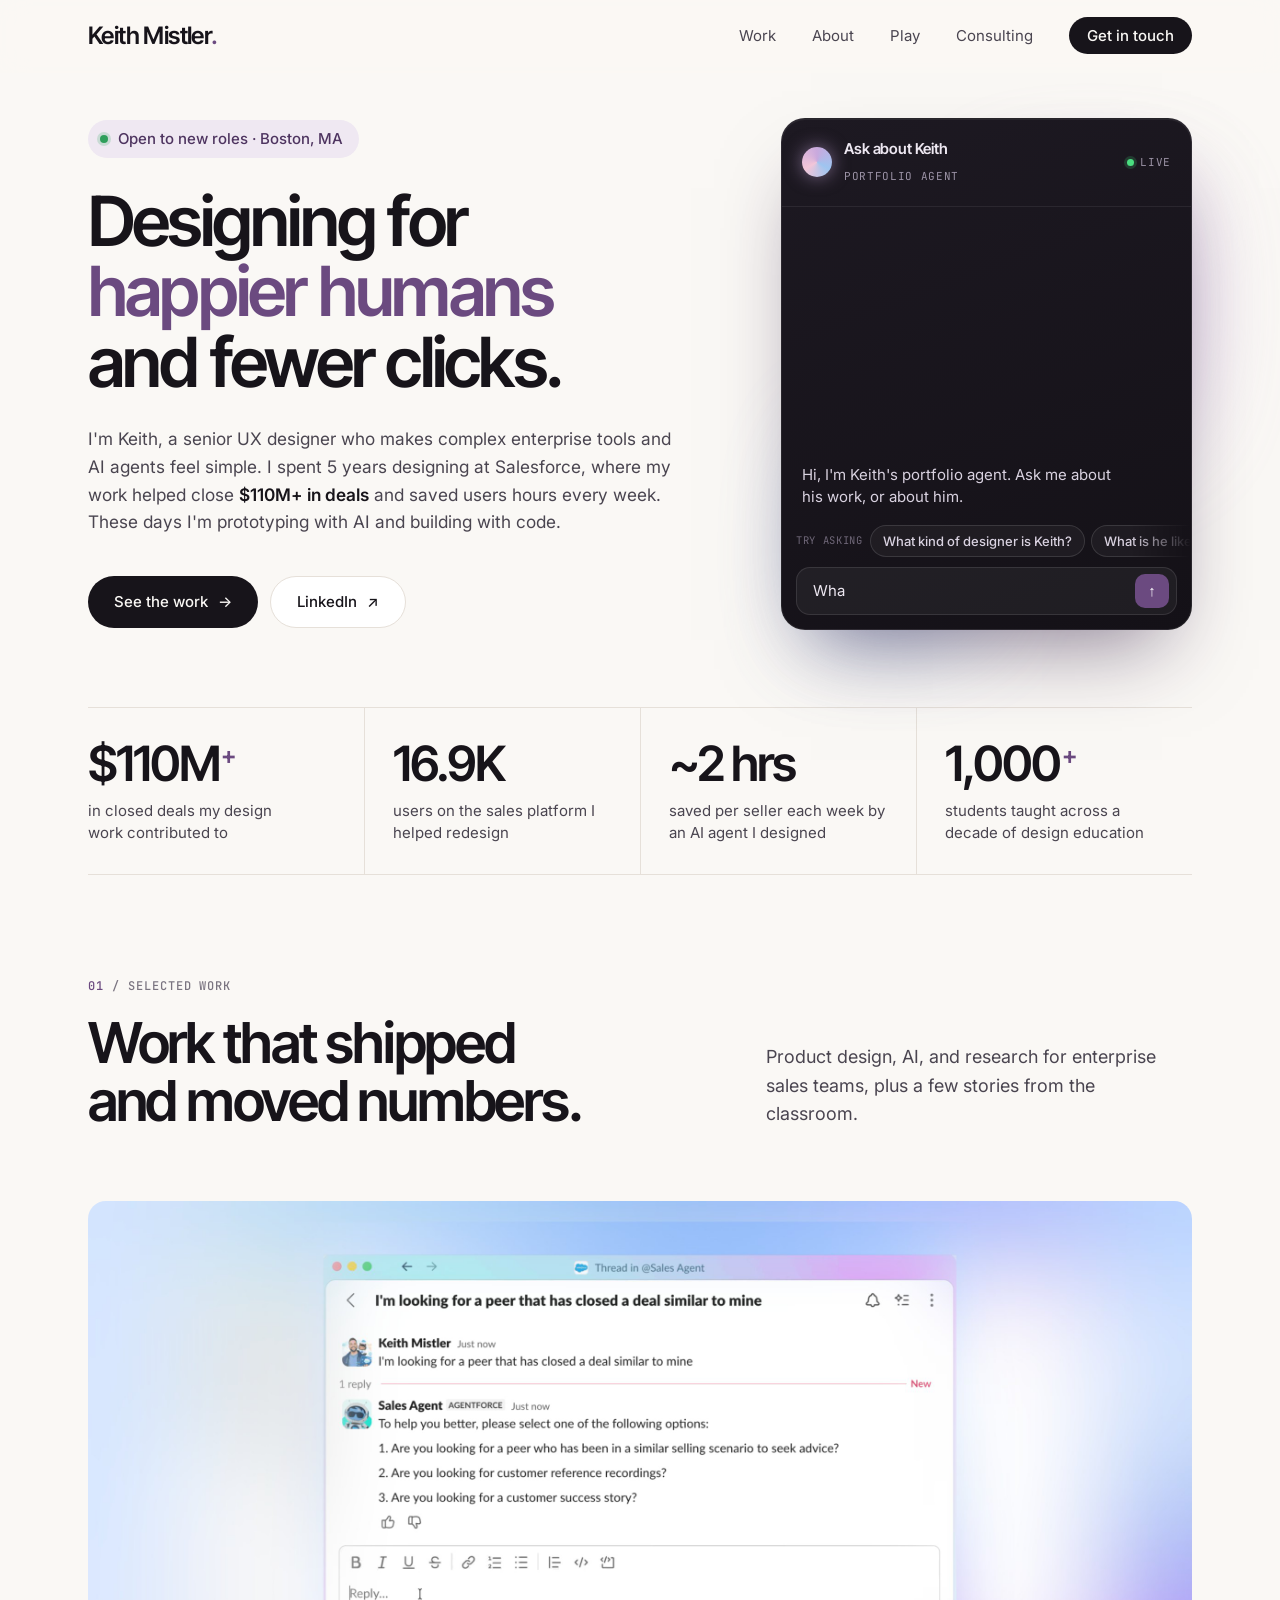
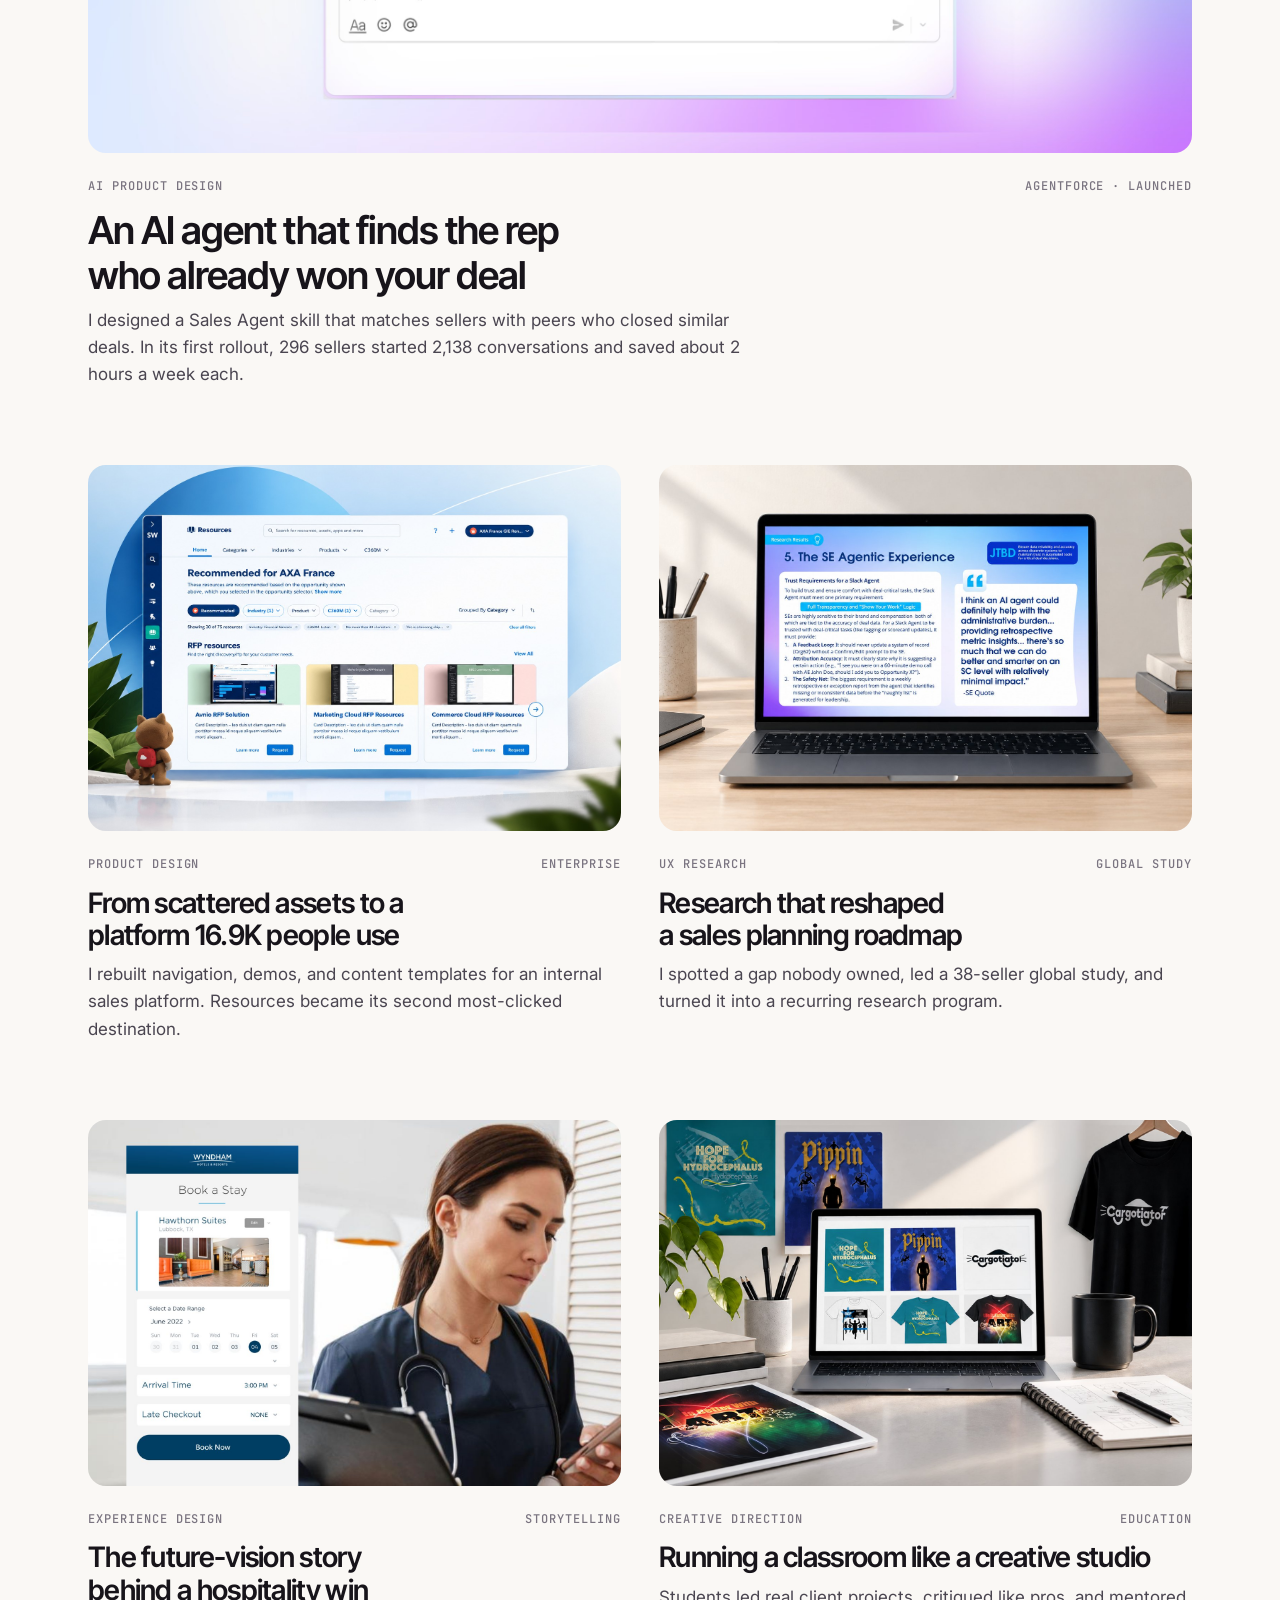
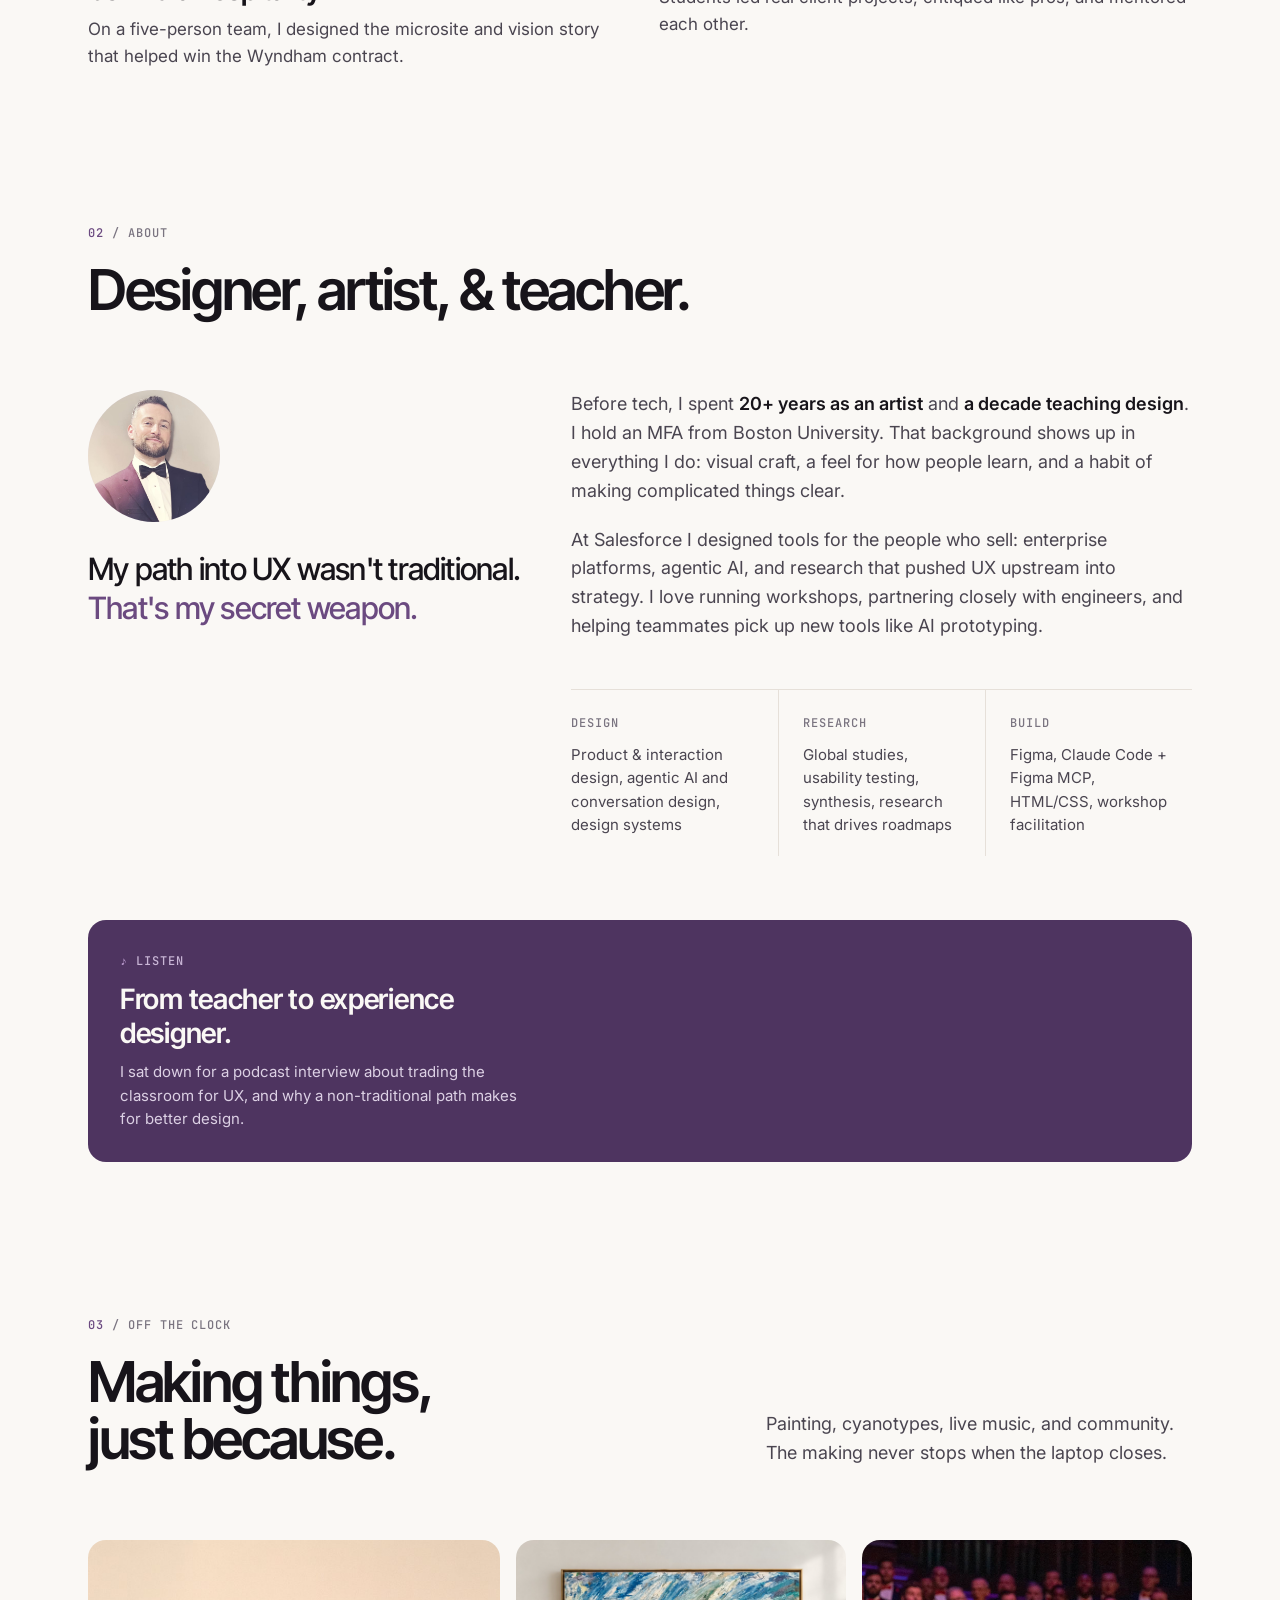
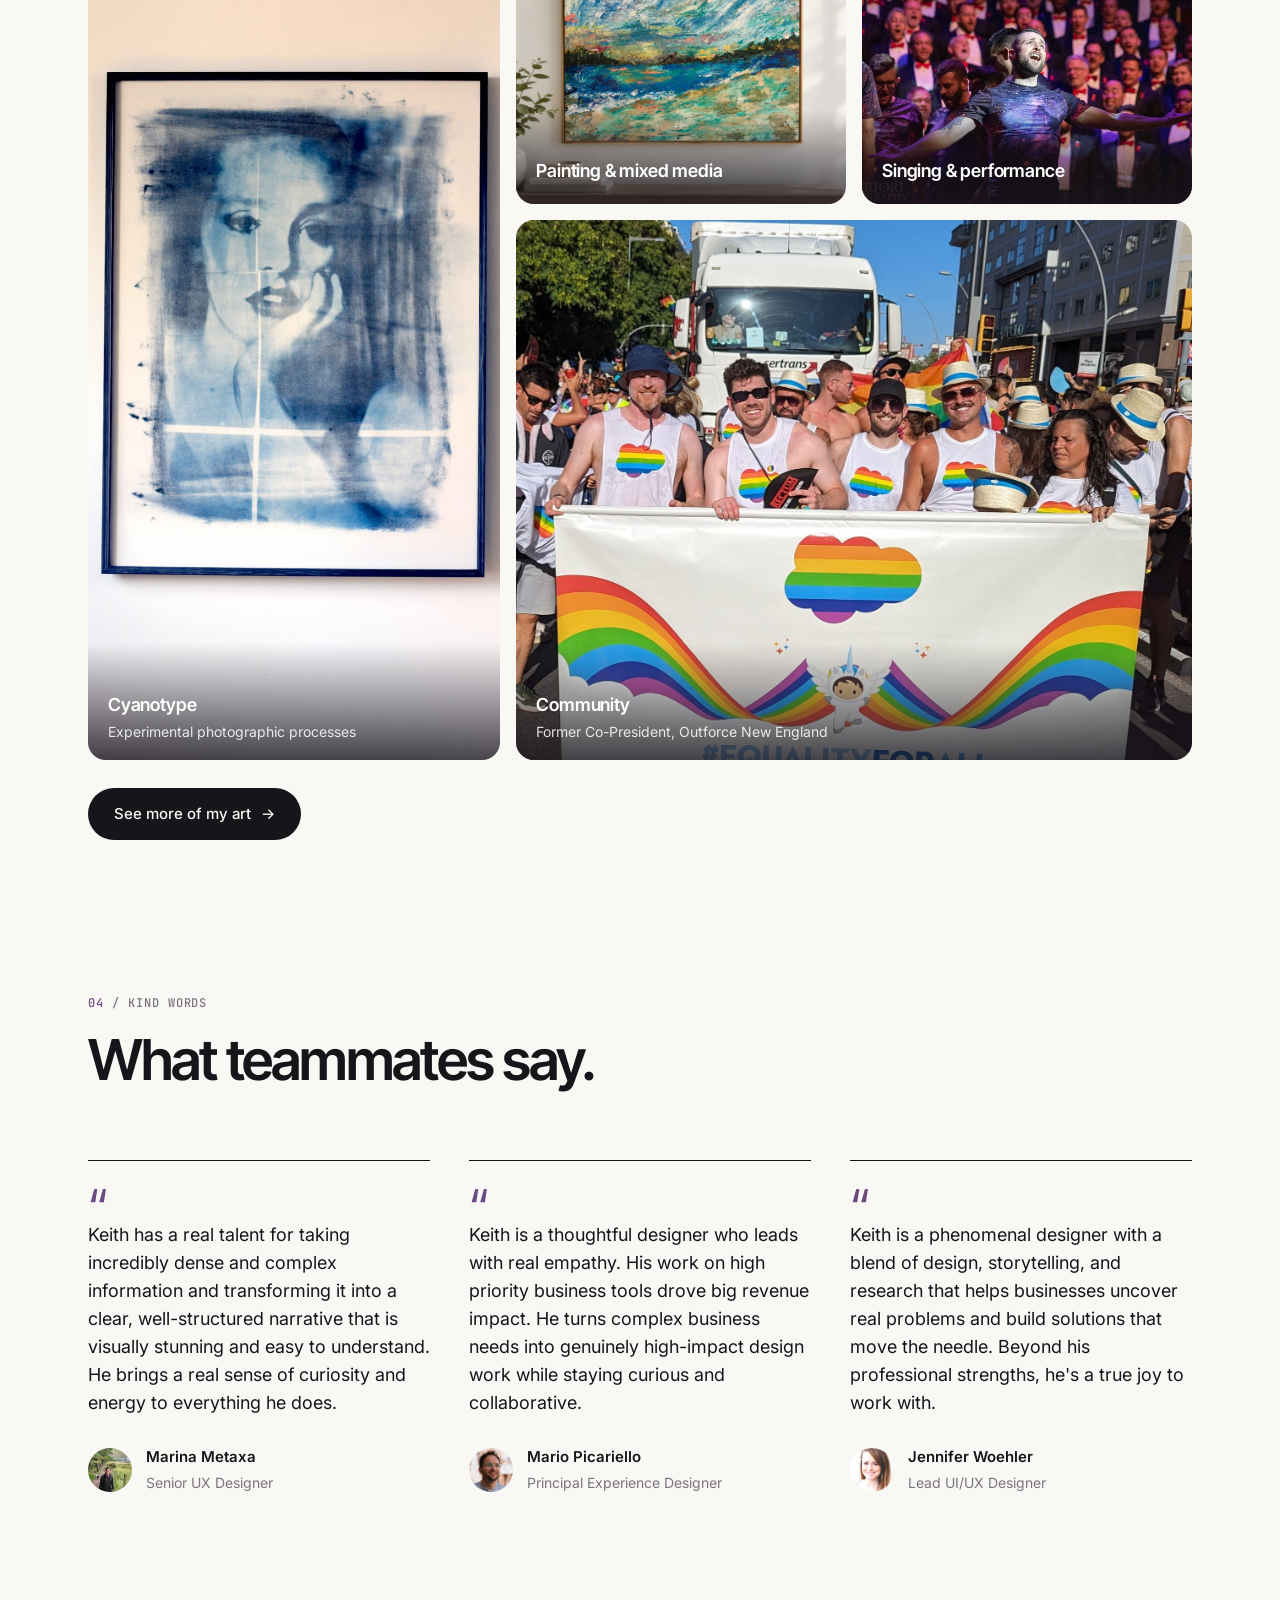
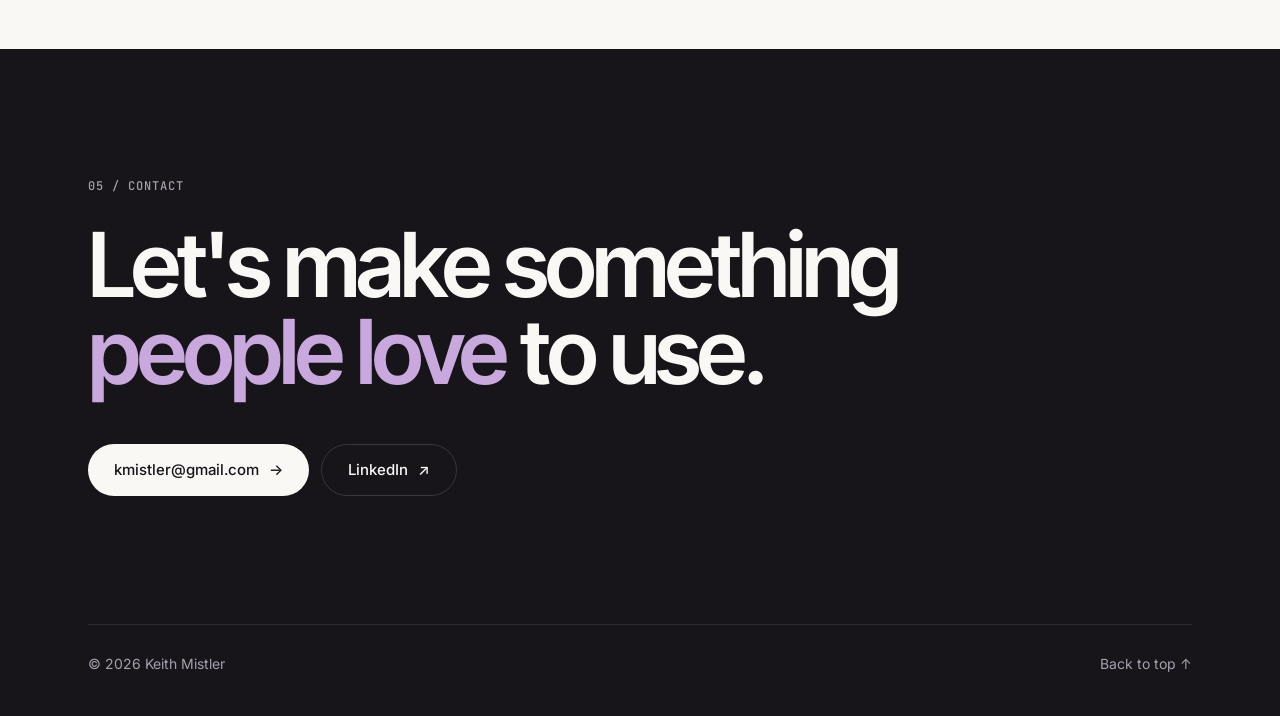
<file: index.html>
<!DOCTYPE html>
<html lang="en">
<head>
  <meta charset="UTF-8">
  <meta name="viewport" content="width=device-width, initial-scale=1.0">
  <title>Keith Mistler · Senior UX Designer</title>
  <meta name="description" content="Keith Mistler is a senior UX designer who makes complex enterprise tools and AI agents feel simple.">
  <meta property="og:type" content="website">
  <meta property="og:site_name" content="Keith Mistler">
  <meta property="og:title" content="Keith Mistler · Senior UX Designer">
  <meta property="og:description" content="Keith Mistler is a senior UX designer who makes complex enterprise tools and AI agents feel simple.">
  <meta property="og:url" content="https://keithmistler.com/">
  <meta property="og:image" content="https://keithmistler.com/img/og-image.png">
  <meta property="og:image:width" content="1200">
  <meta property="og:image:height" content="630">
  <meta property="og:image:alt" content="Keith Mistler, Senior UX Designer: Designing for happier humans and fewer clicks.">
  <meta name="twitter:card" content="summary_large_image">
  <meta name="twitter:title" content="Keith Mistler · Senior UX Designer">
  <meta name="twitter:description" content="Keith Mistler is a senior UX designer who makes complex enterprise tools and AI agents feel simple.">
  <meta name="twitter:image" content="https://keithmistler.com/img/og-image.png">
  <link rel="icon" type="image/svg+xml" href="favicon.svg">
  <link rel="preconnect" href="https://fonts.googleapis.com">
  <link rel="preconnect" href="https://fonts.gstatic.com" crossorigin>
  <link href="https://fonts.googleapis.com/css2?family=Inter:wght@400;500;600&family=Inter+Tight:wght@500;600&family=JetBrains+Mono:wght@500&display=swap" rel="stylesheet">
  <link rel="stylesheet" href="styles.css">
  <script>document.documentElement.classList.add('js');</script>
</head>
<body>

  <header class="nav" id="nav">
    <div class="wrap nav-inner">
      <a href="#top" class="wordmark">Keith Mistler<span>.</span></a>
      <button class="menu-btn" id="menuBtn" aria-label="Open menu" aria-expanded="false" aria-controls="navLinks"><span></span><span></span></button>
      <ul class="nav-links" id="navLinks">
        <li><a href="#work">Work</a></li>
        <li><a href="#about">About</a></li>
        <li><a href="#play">Play</a></li>
        <li><a href="consulting.html">Consulting</a></li>
        <li><a href="#contact" class="nav-cta">Get in touch</a></li>
      </ul>
    </div>
  </header>

  <main id="top">

    <!-- Hero -->
    <section class="hero">
      <div class="wrap hero-grid">
        <div>
          <div class="status"><span class="status-dot"></span>Open to new roles · Boston, MA</div>
          <h1>Designing for <em>happier humans</em> and fewer clicks.</h1>
          <p class="hero-lede">I'm Keith, a senior UX designer who makes complex enterprise tools and AI agents feel simple. I spent 5 years designing at Salesforce, where my work helped close <strong>$110M+ in deals</strong> and saved users hours every week. These days I'm prototyping with AI and building with code.</p>
          <div class="actions">
            <a href="#work" class="btn btn-primary">See the work <span class="arrow">→</span></a>
            <a href="https://www.linkedin.com/in/kmarchmistler" target="_blank" rel="noopener" class="btn btn-ghost">LinkedIn <span class="arrow">↗</span></a>
          </div>
        </div>

        <div class="agent" id="agent">
          <div class="agent-glow" aria-hidden="true"></div>
          <div class="agent-card">
            <div class="agent-top">
              <span class="agent-orb" aria-hidden="true"></span>
              <div class="agent-id"><b>Ask about Keith</b><span>Portfolio agent</span></div>
              <span class="agent-live"><i></i>Live</span>
            </div>
            <div class="agent-thread" id="agentThread" role="log" aria-live="off" aria-label="Conversation about Keith"></div>
            <div class="agent-suggest" id="agentSuggest" aria-label="Suggested questions"></div>
            <form class="agent-input" id="agentForm" autocomplete="off">
              <label for="agentQ" class="sr-only">Ask a question about Keith</label>
              <input id="agentQ" type="text" maxlength="140" placeholder="Ask anything about Keith…">
              <button class="agent-send" type="submit" aria-label="Send question">↑</button>
            </form>
          </div>
        </div>
      </div>
      <div class="wrap hero-stats">
          <div class="stats">
            <div class="stat"><div class="stat-num">$110M<sup>+</sup></div><p>in closed deals my design work contributed to</p></div>
            <div class="stat"><div class="stat-num">16.9K</div><p>users on the sales platform I helped redesign</p></div>
            <div class="stat"><div class="stat-num">~2 hrs</div><p>saved per seller each week by an AI agent I designed</p></div>
            <div class="stat"><div class="stat-num">1,000<sup>+</sup></div><p>students taught across a decade of design education</p></div>
          </div>
      </div>
    </section>

    <!-- Work -->
    <section class="section" id="work">
      <div class="wrap">
        <div class="section-head reveal">
          <div>
            <span class="label"><span class="num">01</span> / Selected work</span>
            <h2>Work that shipped and moved numbers.</h2>
          </div>
          <p>Product design, AI, and research for enterprise sales teams, plus a few stories from the classroom.</p>
        </div>

        <div class="work-grid">
          <a href="project-phone-a-friend.html" class="card feature reveal">
            <div class="card-media">
              <picture>
                <source media="(max-width: 720px)" srcset="img/paf.jpg">
                <img src="img/paf-wide.jpg" alt="Phone a Friend agent conversation in Slack" loading="lazy">
              </picture>
              <span class="go">→</span>
            </div>
            <div class="card-meta label"><span>AI Product Design</span><span>Agentforce · Launched</span></div>
            <h3>An AI agent that finds the rep who already won your deal</h3>
            <p>I designed a Sales Agent skill that matches sellers with peers who closed similar deals. In its first rollout, 296 sellers started 2,138 conversations and saved about 2 hours a week each.</p>
          </a>

          <a href="project-solutions-workspace.html" class="card reveal">
            <div class="card-media">
              <img src="img/sw-cover-2026.jpg" alt="Solutions Workspace interface" loading="lazy">
              <span class="go">→</span>
            </div>
            <div class="card-meta label"><span>Product Design</span><span>Enterprise</span></div>
            <h3>From scattered assets to a platform 16.9K people use</h3>
            <p>I rebuilt navigation, demos, and content templates for an internal sales platform. Resources became its second most-clicked destination.</p>
          </a>

          <a href="project-sales-planning.html" class="card reveal">
            <div class="card-media">
              <img src="img/sp.jpg" alt="Sales planning research findings" loading="lazy">
              <span class="go">→</span>
            </div>
            <div class="card-meta label"><span>UX Research</span><span>Global study</span></div>
            <h3>Research that reshaped a sales planning roadmap</h3>
            <p>I spotted a gap nobody owned, led a 38-seller global study, and turned it into a recurring research program.</p>
          </a>

          <a href="project-wyndham.html" class="card reveal">
            <div class="card-media">
              <img src="img/wy.jpg" alt="Wyndham future vision experience" loading="lazy">
              <span class="go">→</span>
            </div>
            <div class="card-meta label"><span>Experience Design</span><span>Storytelling</span></div>
            <h3>The future-vision story behind a hospitality win</h3>
            <p>On a five-person team, I designed the microsite and vision story that helped win the Wyndham contract.</p>
          </a>

          <a href="project-digital-publishing.html" class="card reveal">
            <div class="card-media">
              <img src="img/dp.jpg" alt="Student creative studio work" loading="lazy">
              <span class="go">→</span>
            </div>
            <div class="card-meta label"><span>Creative Direction</span><span>Education</span></div>
            <h3>Running a classroom like a creative studio</h3>
            <p>Students led real client projects, critiqued like pros, and mentored each other.</p>
          </a>
        </div>
      </div>
    </section>

    <!-- About -->
    <section class="section" id="about">
      <div class="wrap">
        <div class="section-head reveal">
          <div>
            <span class="label"><span class="num">02</span> / About</span>
            <h2>Designer, artist, &amp; teacher.</h2>
          </div>
        </div>


        <div class="about-grid reveal">
          <div class="about-side">
            <div class="portrait"><img src="img/keith-portrait.jpg" alt="Keith Mistler"></div>
            <p class="about-quote">My path into UX wasn't traditional. <em>That's my secret weapon.</em></p>
          </div>
          <div class="about-body">
            <p>Before tech, I spent <strong>20+ years as an artist</strong> and <strong>a decade teaching design</strong>. I hold an MFA from Boston University. That background shows up in everything I do: visual craft, a feel for how people learn, and a habit of making complicated things clear.</p>
            <p>At Salesforce I designed tools for the people who sell: enterprise platforms, agentic AI, and research that pushed UX upstream into strategy. I love running workshops, partnering closely with engineers, and helping teammates pick up new tools like AI prototyping.</p>
            <div class="skills">
              <div class="skill"><span class="label">Design</span><p>Product &amp; interaction design, agentic AI and conversation design, design systems</p></div>
              <div class="skill"><span class="label">Research</span><p>Global studies, usability testing, synthesis, research that drives roadmaps</p></div>
              <div class="skill"><span class="label">Build</span><p>Figma, Claude Code + Figma MCP, HTML/CSS, workshop facilitation</p></div>
            </div>
          </div>
        </div>

        <div class="podcast reveal">
          <div class="podcast-copy">
            <span class="label"><span class="num">♪</span> Listen</span>
            <h3>From teacher to experience designer.</h3>
            <p>I sat down for a podcast interview about trading the classroom for UX, and why a non-traditional path makes for better design.</p>
          </div>
          <div class="podcast-player">
            <iframe src="https://open.spotify.com/embed/episode/2eu2Tw7s91mdIvdxQCKCnp?utm_source=generator&theme=0" width="100%" height="152" frameborder="0" allowfullscreen allow="autoplay; clipboard-write; encrypted-media; fullscreen; picture-in-picture" loading="lazy" title="Podcast: Keith Mistler, From Teacher to Experience Designer (Spotify)"></iframe>
          </div>
        </div>
      </div>
    </section>

    <!-- Play -->
    <section class="section" id="play">
      <div class="wrap">
        <div class="section-head reveal">
          <div>
            <span class="label"><span class="num">03</span> / Off the clock</span>
            <h2>Making things, just because.</h2>
          </div>
          <p>Painting, cyanotypes, live music, and community. The making never stops when the laptop closes.</p>
        </div>

        <div class="play-grid reveal">
          <figure class="play-item tall">
            <img src="img/play-cyanotype.jpg" alt="Cyanotype portrait by Keith" loading="lazy">
            <figcaption><strong>Cyanotype</strong><span>Experimental photographic processes</span></figcaption>
          </figure>
          <figure class="play-item">
            <img src="img/play-landscape.jpg" alt="Abstract landscape painting by Keith" loading="lazy">
            <figcaption><strong>Painting &amp; mixed media</strong></figcaption>
          </figure>
          <figure class="play-item">
            <img src="img/play-performance.jpg" alt="Keith performing on stage" loading="lazy">
            <figcaption><strong>Singing &amp; performance</strong></figcaption>
          </figure>
          <figure class="play-item span2">
            <img src="img/play-pride.jpg" alt="Keith marching at a Pride parade" loading="lazy" style="object-position: 50% 35%;">
            <figcaption><strong>Community</strong><span>Former Co-President, Outforce New England</span></figcaption>
          </figure>
        </div>
        <p class="reveal play-more"><a href="art.html" class="btn btn-primary">See more of my art <span class="arrow">→</span></a></p>
      </div>
    </section>

    <!-- Testimonials -->
    <section class="section" id="kind-words">
      <div class="wrap">
        <div class="section-head reveal">
          <div>
            <span class="label"><span class="num">04</span> / Kind words</span>
            <h2>What teammates say.</h2>
          </div>
        </div>

        <div class="quotes">
          <figure class="quote reveal">
            <blockquote>Keith has a real talent for taking incredibly dense and complex information and transforming it into a clear, well-structured narrative that is visually stunning and easy to understand. He brings a real sense of curiosity and energy to everything he does.</blockquote>
            <footer><img src="img/t-marina.jpg" alt=""><div><cite>Marina Metaxa</cite><span>Senior UX Designer</span></div></footer>
          </figure>
          <figure class="quote reveal">
            <blockquote>Keith is a thoughtful designer who leads with real empathy. His work on high priority business tools drove big revenue impact. He turns complex business needs into genuinely high-impact design work while staying curious and collaborative.</blockquote>
            <footer><img src="img/t-mario.jpg" alt=""><div><cite>Mario Picariello</cite><span>Principal Experience Designer</span></div></footer>
          </figure>
          <figure class="quote reveal">
            <blockquote>Keith is a phenomenal designer with a blend of design, storytelling, and research that helps businesses uncover real problems and build solutions that move the needle. Beyond his professional strengths, he's a true joy to work with.</blockquote>
            <footer><img src="img/t-jennifer.jpg" alt=""><div><cite>Jennifer Woehler</cite><span>Lead UI/UX Designer</span></div></footer>
          </figure>
        </div>
      </div>
    </section>

  </main>

  <footer class="contact" id="contact">
    <div class="wrap">
      <span class="label">05 / Contact</span>
      <h2>Let's make something <em>people love</em> to use.</h2>
      <div class="contact-links">
        <a href="mailto:kmistler@gmail.com" class="btn btn-primary">kmistler@gmail.com <span class="arrow">→</span></a>
        <a href="https://www.linkedin.com/in/kmarchmistler" target="_blank" rel="noopener" class="btn btn-ghost">LinkedIn <span class="arrow">↗</span></a>
      </div>
      <div class="footer">
        <span>© 2026 Keith Mistler</span>
        <a href="#top">Back to top ↑</a>
      </div>
    </div>
  </footer>

  <script>
    const nav = document.getElementById('nav');
    const onScroll = () => nav.classList.toggle('scrolled', window.scrollY > 8);
    window.addEventListener('scroll', onScroll, { passive: true });
    onScroll();

    const btn = document.getElementById('menuBtn');
    const links = document.getElementById('navLinks');
    btn.addEventListener('click', () => {
      const open = btn.getAttribute('aria-expanded') === 'true';
      btn.setAttribute('aria-expanded', String(!open));
      links.classList.toggle('open', !open);
    });
    links.querySelectorAll('a').forEach(a => a.addEventListener('click', () => {
      btn.setAttribute('aria-expanded', 'false');
      links.classList.remove('open');
    }));

    const io = new IntersectionObserver(entries => {
      entries.forEach(e => { if (e.isIntersecting) { e.target.classList.add('in'); io.unobserve(e.target); } });
    }, { rootMargin: '0px 0px -8% 0px', threshold: 0.08 });
    document.querySelectorAll('.reveal').forEach(el => io.observe(el));
    // ---------- Hero agent ----------
    (() => {
      const root = document.getElementById('agent'); if (!root) return;
      const thread = document.getElementById('agentThread'), sug = document.getElementById('agentSuggest');
      const form = document.getElementById('agentForm'), input = document.getElementById('agentQ');
      const RM = matchMedia('(prefers-reduced-motion: reduce)').matches;
      const K = [
        { id: 'designer', q: 'What kind of designer is Keith?', step: 'Reading his case studies',
          a: 'A senior UX designer who makes **enterprise tools and AI agents** feel simple. His work helped close **$110M+ in deals**.',
          chip: ['See the work', '#work'], kw: ['designer', 'kind of', 'who is', 'about keith', 'summary', 'tell me about', 'what does he do', 'specialty', 'specialize'] },
        { id: 'outside', q: 'What is he like outside of work?', step: 'Checking his off-hours',
          a: 'An **artist** at heart. He paints, makes **cyanotypes**, and sings on stage.',
          chip: ['Off the clock', '#play'], kw: ['outside', 'hobby', 'hobbies', 'fun', 'personal', 'free time', 'weekend', 'art', 'paint', 'cyanotype', 'sing', 'music', 'creative', 'artist', 'like as a person', 'personality'] },
        { id: 'ai', q: 'Has he designed AI agents?', step: 'Opening Phone a Friend',
          a: 'Yes. His Sales Agent matches sellers with peers who won similar deals, and saves them about **2 hours a week**.',
          chip: ['Phone a Friend', 'project-phone-a-friend.html'], kw: ['ai', 'agent', 'agentforce', 'chatbot', 'bot', 'llm', 'phone a friend', 'conversation design', 'artificial'] },
        { id: 'path', q: 'How did he get into UX?', step: 'Reading his story',
          a: 'Through teaching. **20+ years** as an artist, a decade teaching design to **1,000+ students**, and an **MFA** from Boston University.',
          chip: ['About Keith', '#about'], kw: ['get into', 'career', 'path', 'background', 'teach', 'teacher', 'education', 'school', 'mfa', 'degree', 'boston university', 'students', 'before ux', 'non-traditional'] },
        { id: 'platform', q: 'Can he fix a messy platform?', step: 'Opening Solutions Workspace',
          a: 'He rebuilt a library **16.9K people** use. It became the **#2** destination in the product.',
          chip: ['Solutions Workspace', 'project-solutions-workspace.html'], kw: ['solutions workspace', 'platform', 'messy', 'navigation', 'information architecture', ' ia', 'enterprise', 'redesign', 'library', 'complex'] },
        { id: 'care', q: 'What does he care about?', step: 'Looking beyond the resume',
          a: 'Making complicated things clear, and **community**. He was Co-President of **Outforce New England**.',
          chip: ['More about Keith', '#about'], kw: ['care', 'values', 'passion', 'community', 'outforce', 'volunteer', 'believe', 'motivat', 'why design'] },
        { id: 'research', q: 'How does he use research?', step: 'Reading the planning study',
          a: 'He led a **38-seller global study** that reshaped a sales roadmap, then turned it into a recurring program.',
          chip: ['Sales planning research', 'project-sales-planning.html'], kw: ['research', 'study', 'interview', 'usability', 'testing', 'roadmap', 'sales planning', 'insight', 'user testing'] },
        { id: 'roles', q: 'Is he open to new roles?', step: 'Checking availability',
          a: 'Yes. He\'s in **Boston** and open to **senior UX** roles.',
          chip: ['Get in touch', '#contact'], kw: ['open to', 'hire', 'hiring', 'role', 'job', 'available', 'availability', 'opportunit', 'full-time', 'full time', 'looking for work', 'position'] },
        { id: 'contact', q: 'How can I reach him?', step: 'Finding his contact info',
          a: 'Email **kmistler@gmail.com** or find him on **LinkedIn**.',
          chip: ['Email Keith', 'mailto:kmistler@gmail.com'], kw: ['contact', 'email', 'reach', 'linkedin', 'talk to', 'call', 'message', 'get in touch', 'connect'] },
        { id: 'location', q: 'Where is he based?', step: 'Checking location',
          a: 'Boston, Massachusetts.',
          chip: ['Get in touch', '#contact'], kw: ['where', 'based', 'located', 'location', 'live', 'boston', 'remote', 'city'] },
        { id: 'tools', q: 'What tools does he use?', step: 'Checking his toolkit',
          a: '**Figma**, **Claude Code** with the Figma MCP, and **HTML/CSS**. He prototypes with AI and builds with code.',
          chip: ['Skills', '#about'], kw: ['tool', 'figma', 'skill', 'code', 'coding', 'html', 'css', 'claude', 'prototyp', 'build', 'stack', 'software'] },
        { id: 'experience', q: 'How long was he at Salesforce?', step: 'Checking his experience',
          a: '**5 years**, designing tools for the people who sell: enterprise platforms, agentic AI, and research.',
          chip: ['See the work', '#work'], kw: ['salesforce', 'years', 'experience', 'how long', 'senior', 'previous', 'company', 'worked at'] },
        { id: 'impact', q: 'What impact has his work had?', step: 'Checking the numbers',
          a: '**$110M+** in deals, **16.9K** users on a platform he rebuilt, and **2 hours** a week saved per seller.',
          chip: ['See the work', '#work'], kw: ['impact', 'result', 'metric', 'number', 'deals', 'revenue', 'success', 'achievement', 'proud'] },
        { id: 'consult', q: 'Does he do freelance work?', step: 'Opening consulting',
          a: 'Yes. A flat-fee **UX audit** or a **landing page redesign**, for small teams and founders.',
          chip: ['Consulting', 'consulting.html'], kw: ['freelance', 'consult', 'contract', 'audit', 'landing page', 'price', 'rate', 'cost', 'side project', 'small business'] },
        { id: 'wyndham', q: 'Has he worked on storytelling?', step: 'Opening the Wyndham story',
          a: 'Yes. On a five-person team, he designed the **microsite and vision story** that helped win the **Wyndham** contract.',
          chip: ['Wyndham', 'project-wyndham.html'], kw: ['wyndham', 'hotel', 'hospitality', 'story', 'storytelling', 'vision', 'microsite', 'pitch'] },
        { id: 'classroom', q: 'What was his classroom like?', step: 'Opening the classroom story',
          a: 'Like a **creative studio**. Students led real client projects, critiqued like pros, and mentored each other.',
          chip: ['Digital publishing', 'project-digital-publishing.html'], kw: ['classroom', 'digital publishing', 'studio', 'mentor', 'leadership', 'lead a team', 'manage'] }
      ];
      const FALLBACK = { a: 'I don\'t know that one yet. Keith would love to answer it himself.', chip: ['Email Keith', 'mailto:kmistler@gmail.com'], step: 'Searching his portfolio' };
      const AUTO = ['designer', 'outside', 'ai', 'path', 'roles'];
      const byId = id => K.find(k => k.id === id);
      const esc = t => t.replace(/[&<>"]/g, c => ({ '&': '&amp;', '<': '&lt;', '>': '&gt;', '"': '&quot;' }[c]));
      const md = t => esc(t).replace(/\*\*(.+?)\*\*/g, '<strong>$1</strong>');
      const wait = ms => new Promise(r => setTimeout(r, ms));
      let token = 0, live = false, visible = true, asked = new Set();
      new IntersectionObserver(es => es.forEach(e => visible = e.isIntersecting)).observe(root);
      const gate = async () => { while (!visible || document.hidden) await wait(400); };
      const scroll = () => { thread.scrollTop = thread.scrollHeight; };
      const add = (cls, html) => { const d = document.createElement('div'); d.className = 'msg ' + cls; d.innerHTML = html; thread.appendChild(d); requestAnimationFrame(() => d.classList.add('on')); scroll(); return d; };

      function match(text) {
        const t = ' ' + text.toLowerCase().replace(/[^a-z0-9$#.\s-]/g, ' ') + ' ';
        let best = null, score = 0;
        for (const k of K) {
          let sc = 0;
          for (const w of k.kw) if (t.includes(w)) sc += w.length > 5 ? 2 : 1;
          if (sc > score) { score = sc; best = k; }
        }
        return score ? best : null;
      }
      function renderSuggest() {
        const pool = K.filter(k => !asked.has(k.id));
        const pick = (pool.length >= 4 ? pool : K).slice(0, 4);
        sug.innerHTML = '<span class="agent-try">Try asking</span>' + pick.map(k => `<button type="button" data-id="${k.id}">${esc(k.q)}</button>`).join('');
      }
      async function answer(k, q, tok, fast) {
        add('user', esc(q)); asked.add(k.id || '');
        await wait(fast ? 200 : 450); if (tok !== token) return;
        const bot = add('bot', `<div class="steps"><div class="step"><span class="spin"></span>${esc(k.step)}</div></div><div class="msg-body"></div>`);
        const step = bot.querySelector('.step'), body = bot.querySelector('.msg-body');
        const finish = () => { step.classList.add('done'); body.innerHTML = md(k.a); if (!bot.querySelector('.agent-chip')) bot.insertAdjacentHTML('beforeend', `<a class="agent-chip" href="${k.chip[1]}">${esc(k.chip[0])} <span>→</span></a>`); scroll(); };
        if (RM) { finish(); return; }
        await wait(fast ? 450 : 750); if (tok !== token) return finish();
        step.classList.add('done');
        const words = k.a.split(' ');
        for (let i = 1; i <= words.length; i++) {
          if (tok !== token) return finish();
          if (!fast) await gate();
          let part = words.slice(0, i).join(' '); if ((part.match(/\*\*/g) || []).length % 2) part += '**'; body.innerHTML = md(part); scroll();
          await wait(fast ? 28 : 45 + Math.random() * 35);
        }
        finish();
      }
      function goLive() {
        if (live) return; live = true; token++;
        input.value = ''; input.readOnly = false;
        thread.setAttribute('aria-live', 'polite'); root.classList.add('is-live');
      }
      async function ask(k, q) {
        goLive(); const tok = ++token;
        await answer(k || FALLBACK, q, tok, true);
        renderSuggest();
      }
      sug.addEventListener('click', e => { const b = e.target.closest('button[data-id]'); if (!b) return; const k = byId(b.dataset.id); ask(k, k.q); });
      form.addEventListener('submit', e => {
        e.preventDefault(); const q = input.value.trim(); if (!q) return;
        goLive(); input.value = ''; ask(match(q), q);
      });
      ['focus', 'pointerdown', 'keydown'].forEach(ev => input.addEventListener(ev, () => { if (!live) goLive(); }));

      add('bot', '<div class="msg-body">Hi, I\'m Keith\'s portfolio agent. Ask me about his work, or about him.</div>');
      renderSuggest();
      if (RM) return;

      (async function autoplay() {
        const tok = token; let i = 0;
        input.readOnly = true;
        await wait(1600);
        while (tok === token) {
          const k = byId(AUTO[i]); await gate(); if (tok !== token) return;
          for (const ch of k.q) { if (tok !== token) return; input.value += ch; await wait(34 + Math.random() * 40); }
          await wait(350); if (tok !== token) return; input.value = '';
          await answer(k, k.q, tok, false); if (tok !== token) return;
          renderSuggest();
          while (thread.children.length > 7) thread.removeChild(thread.firstChild);
          await wait(4200); i = (i + 1) % AUTO.length;
        }
      })();
    })();
  </script>
</body>
</html>
</file>
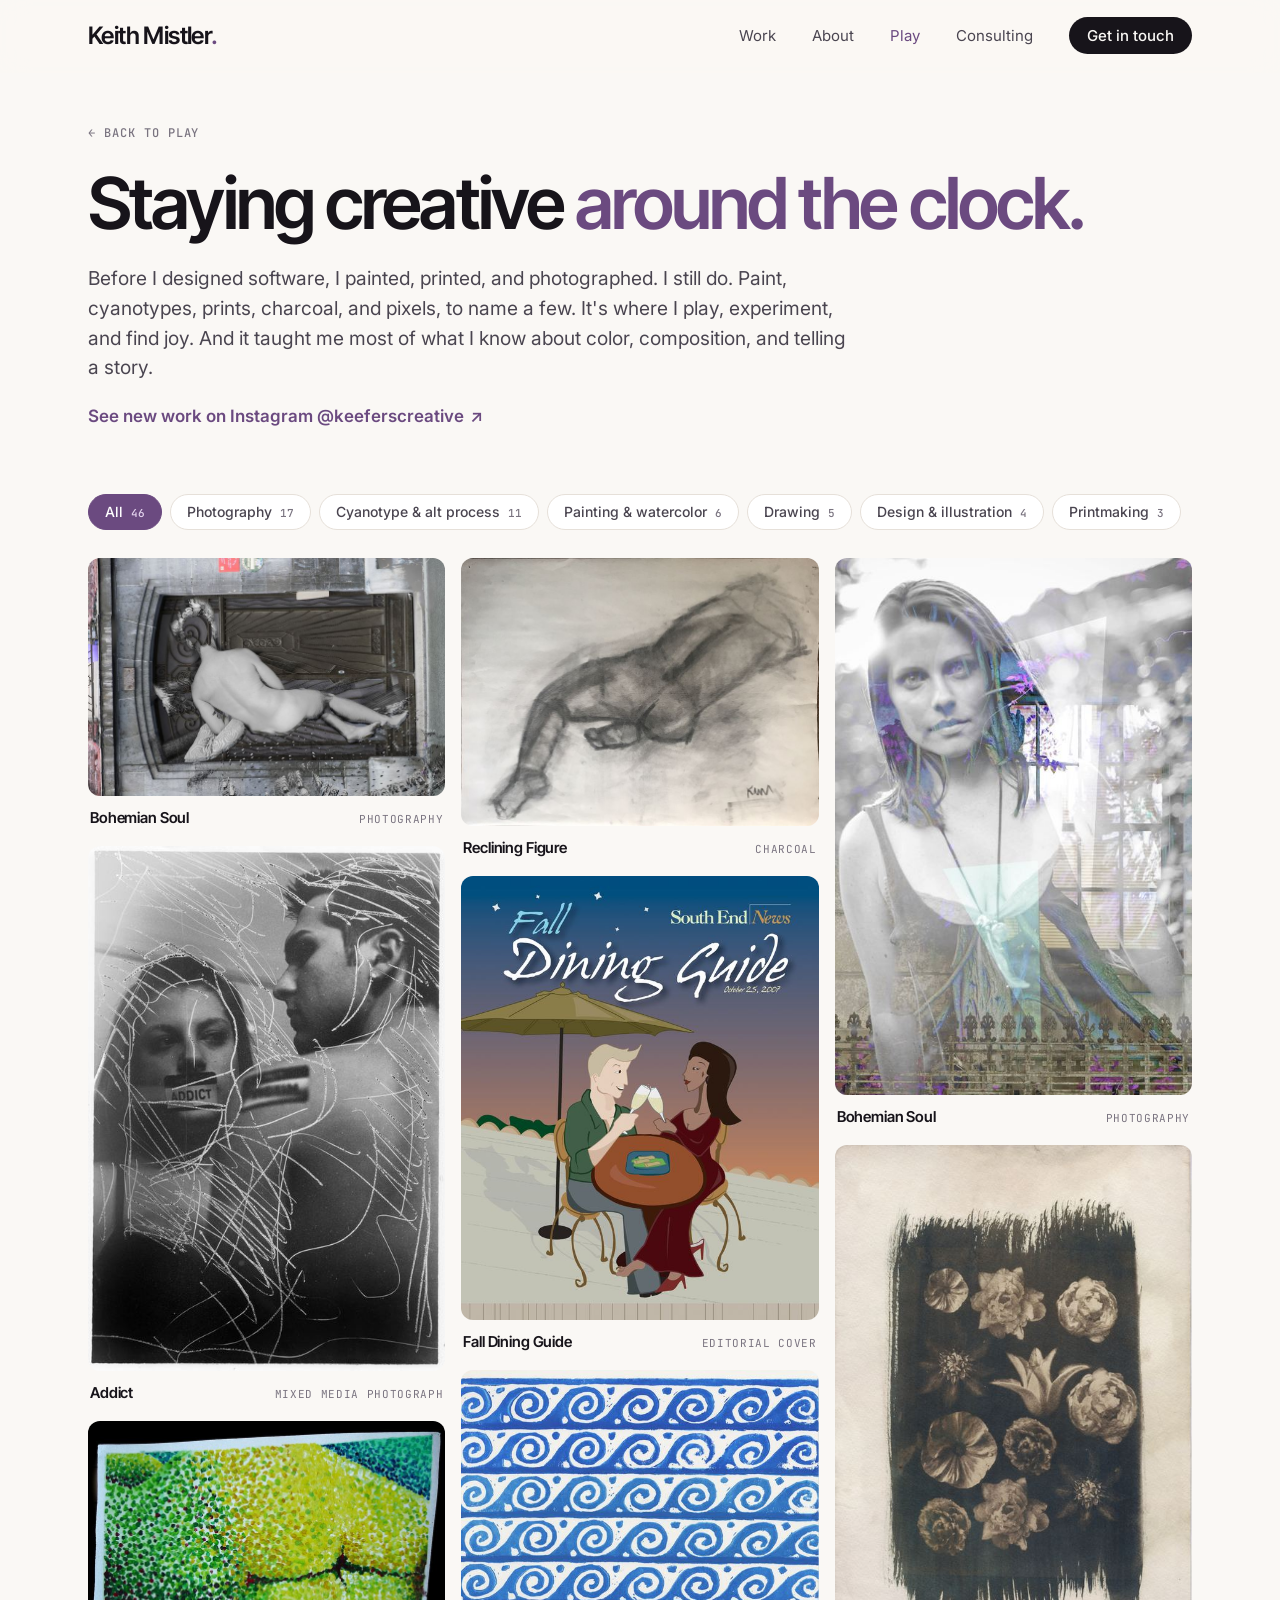
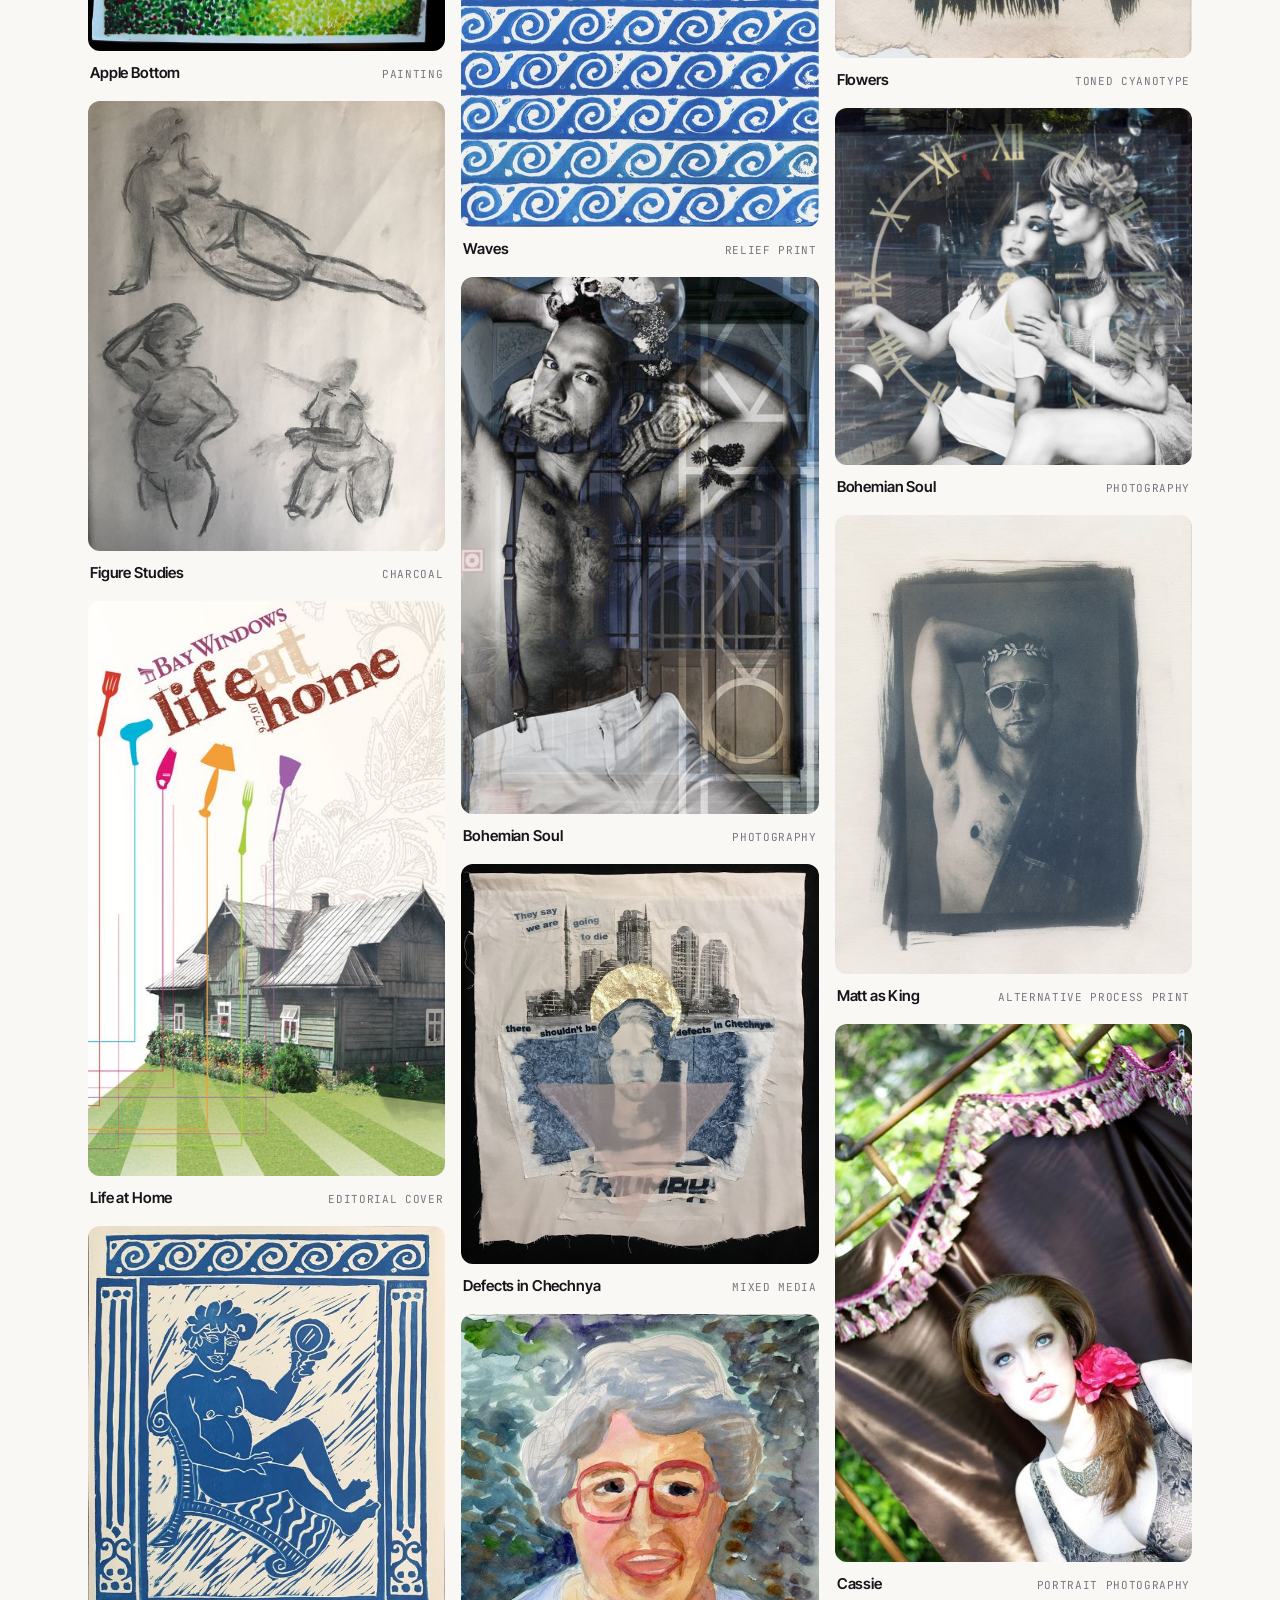
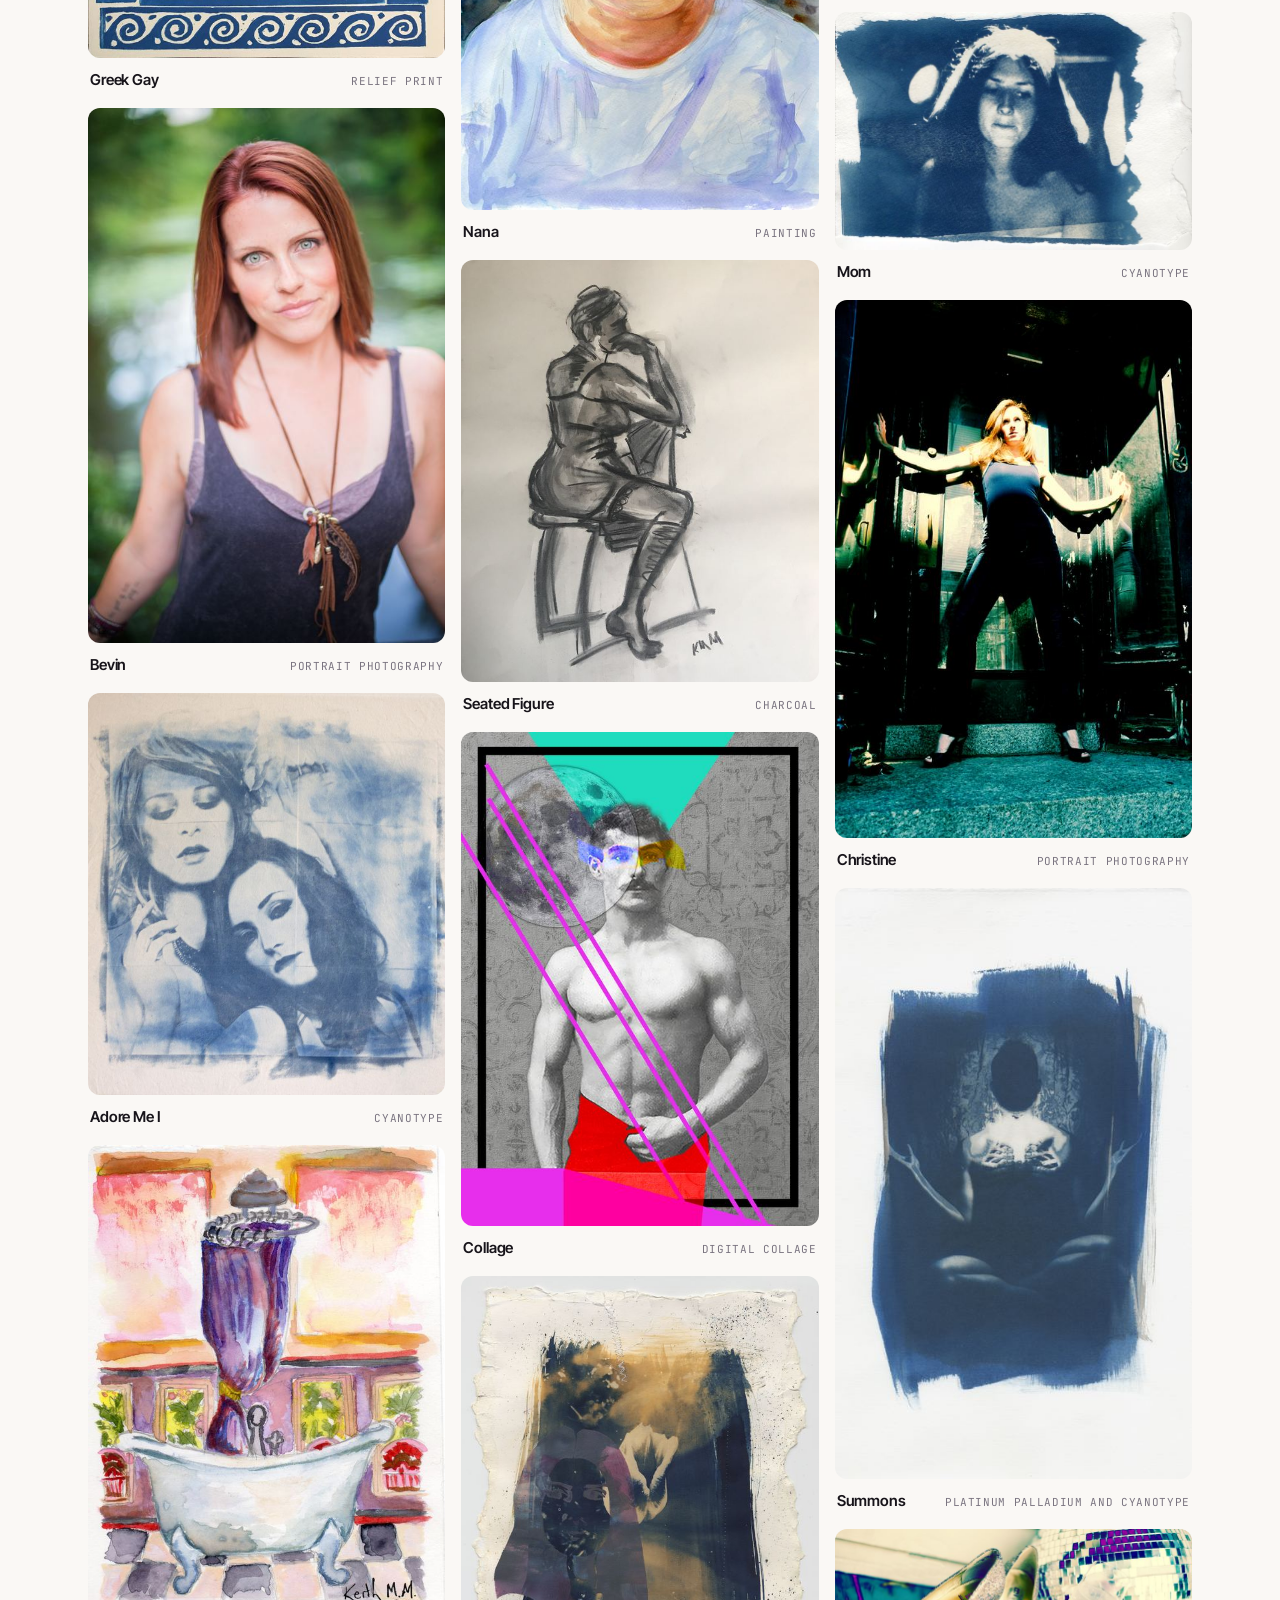
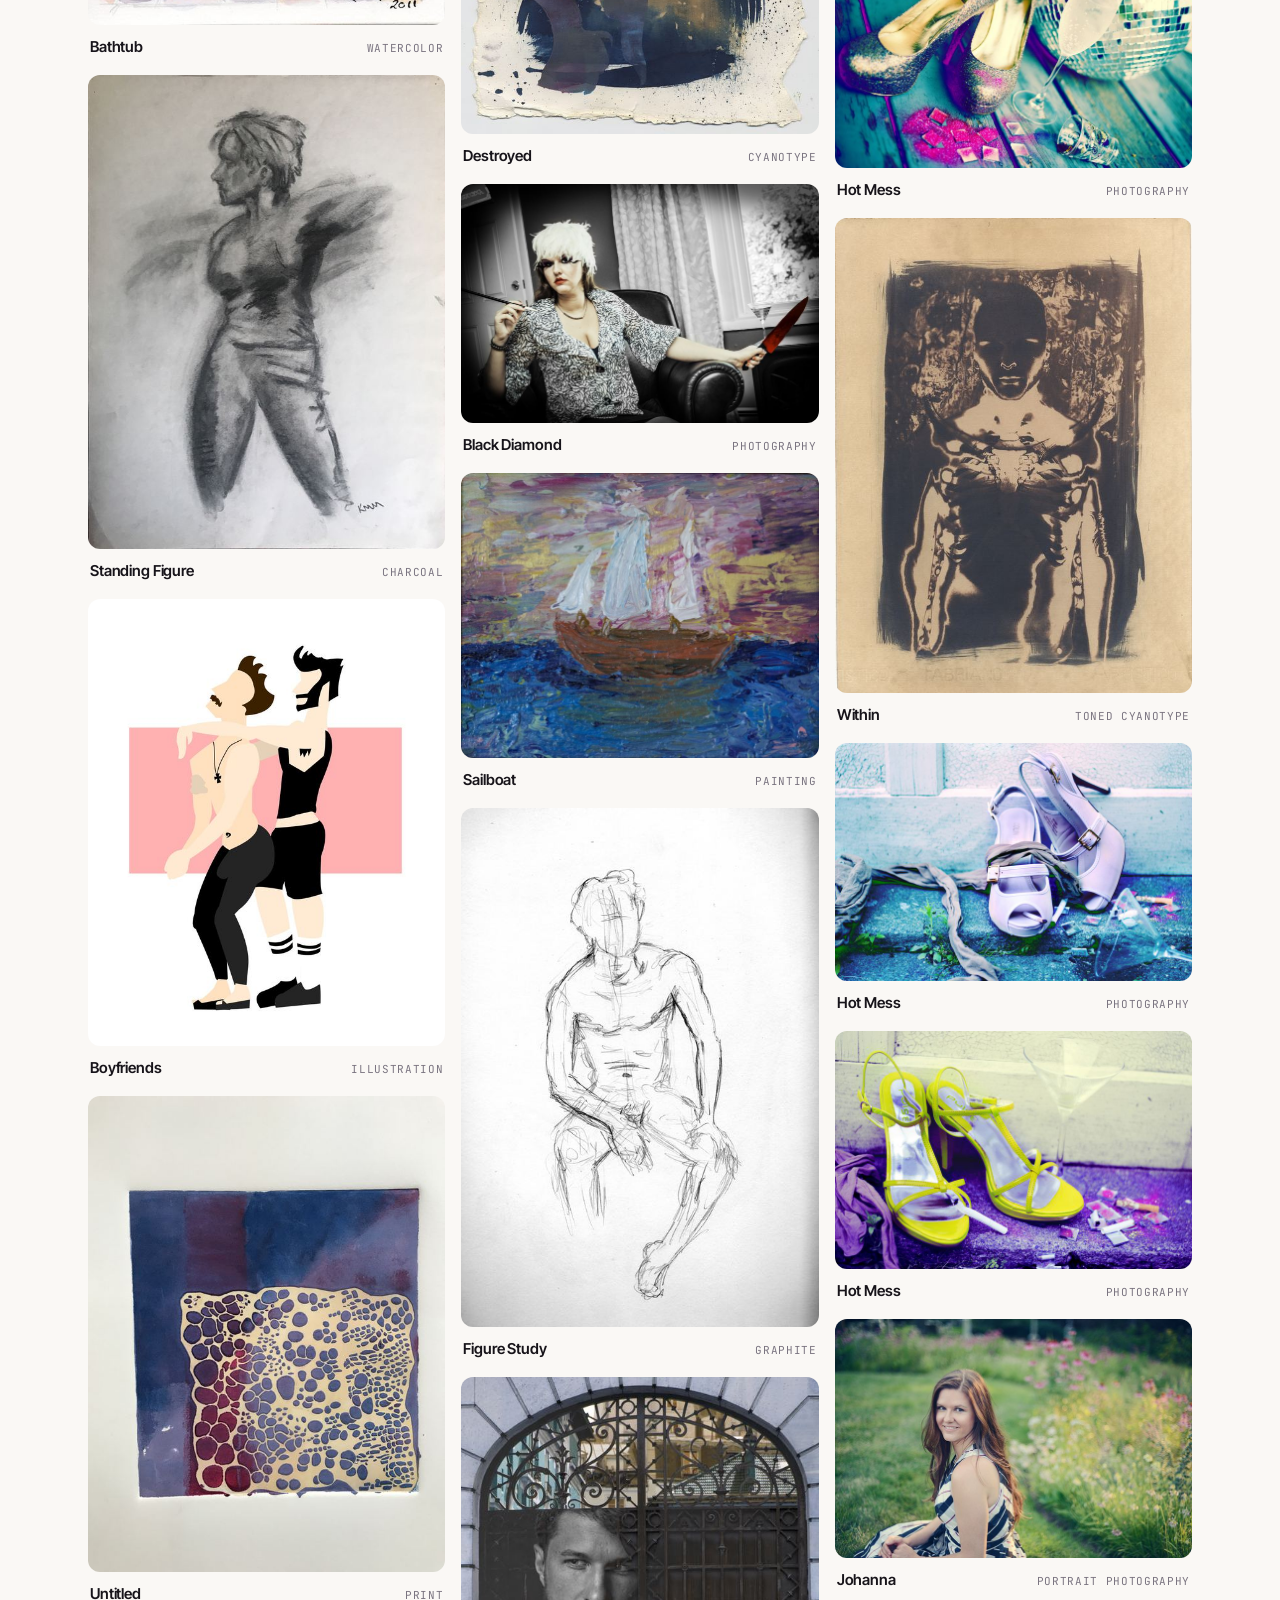
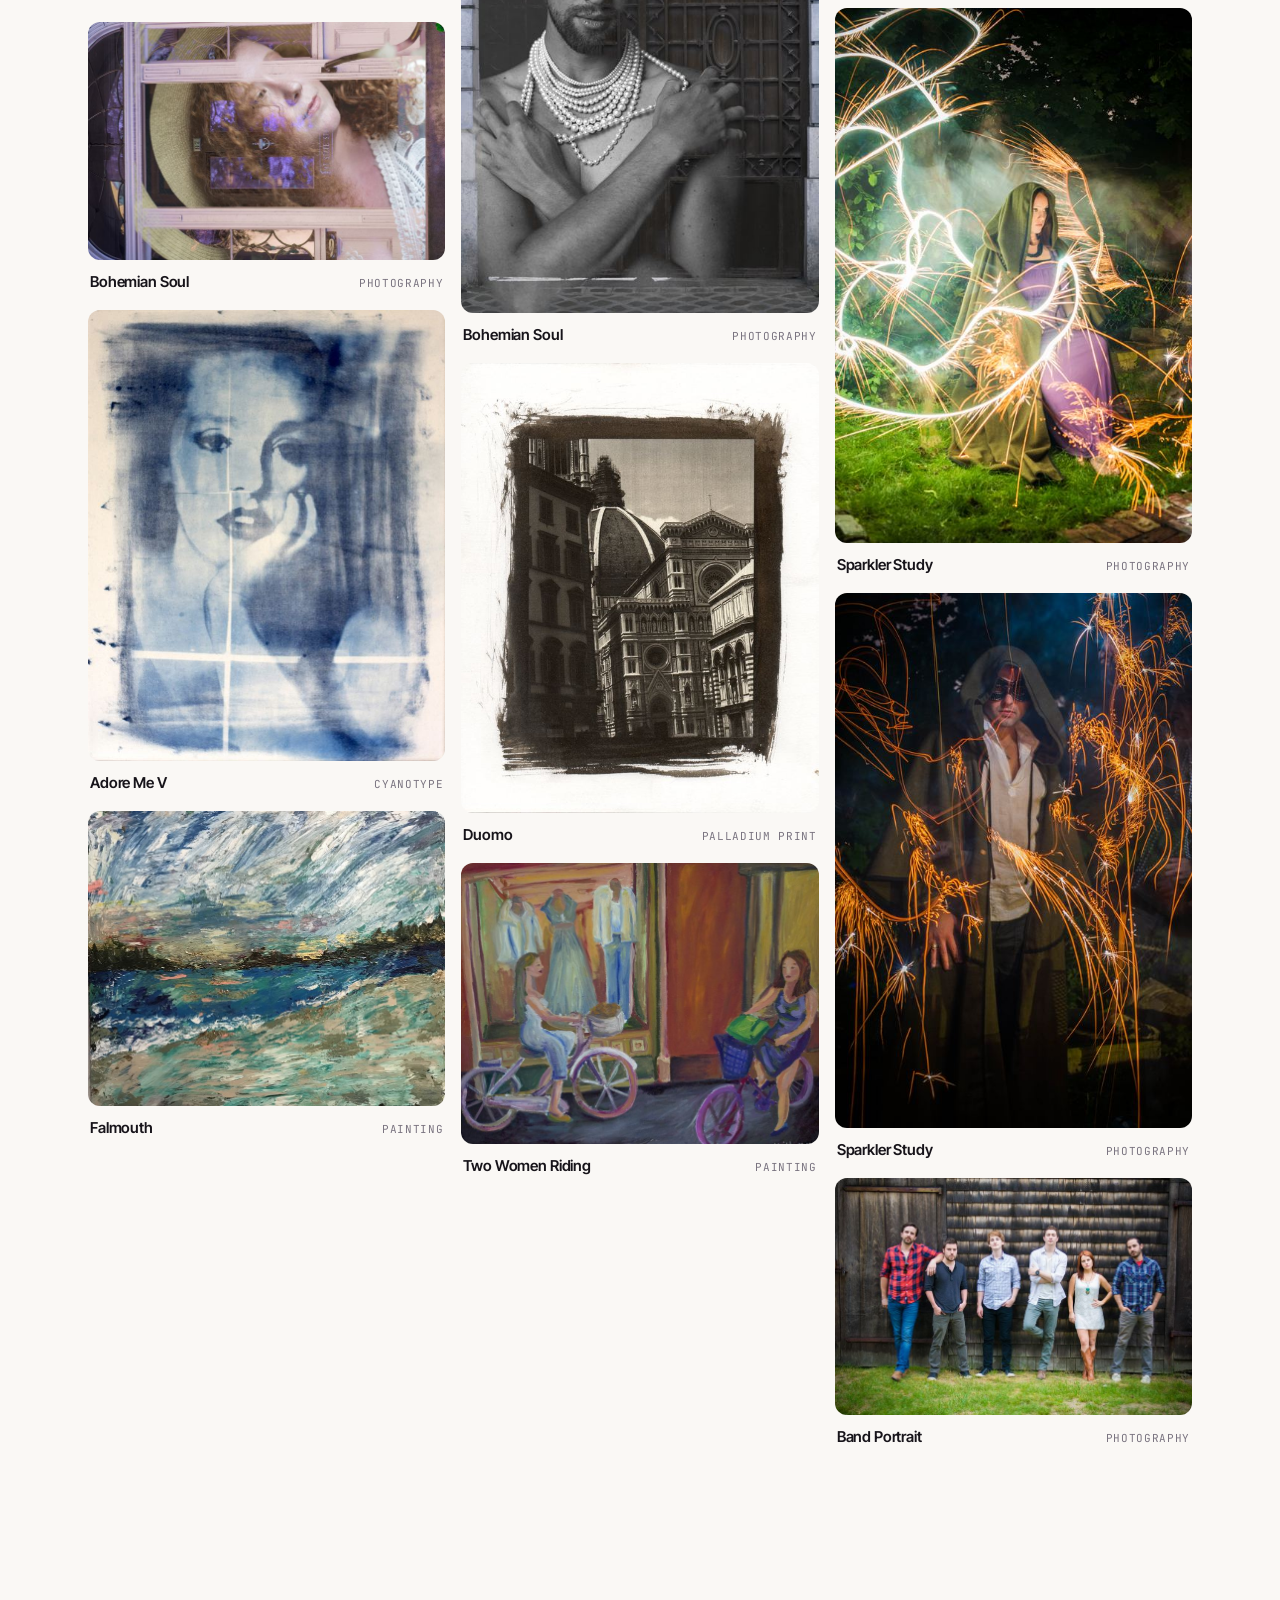
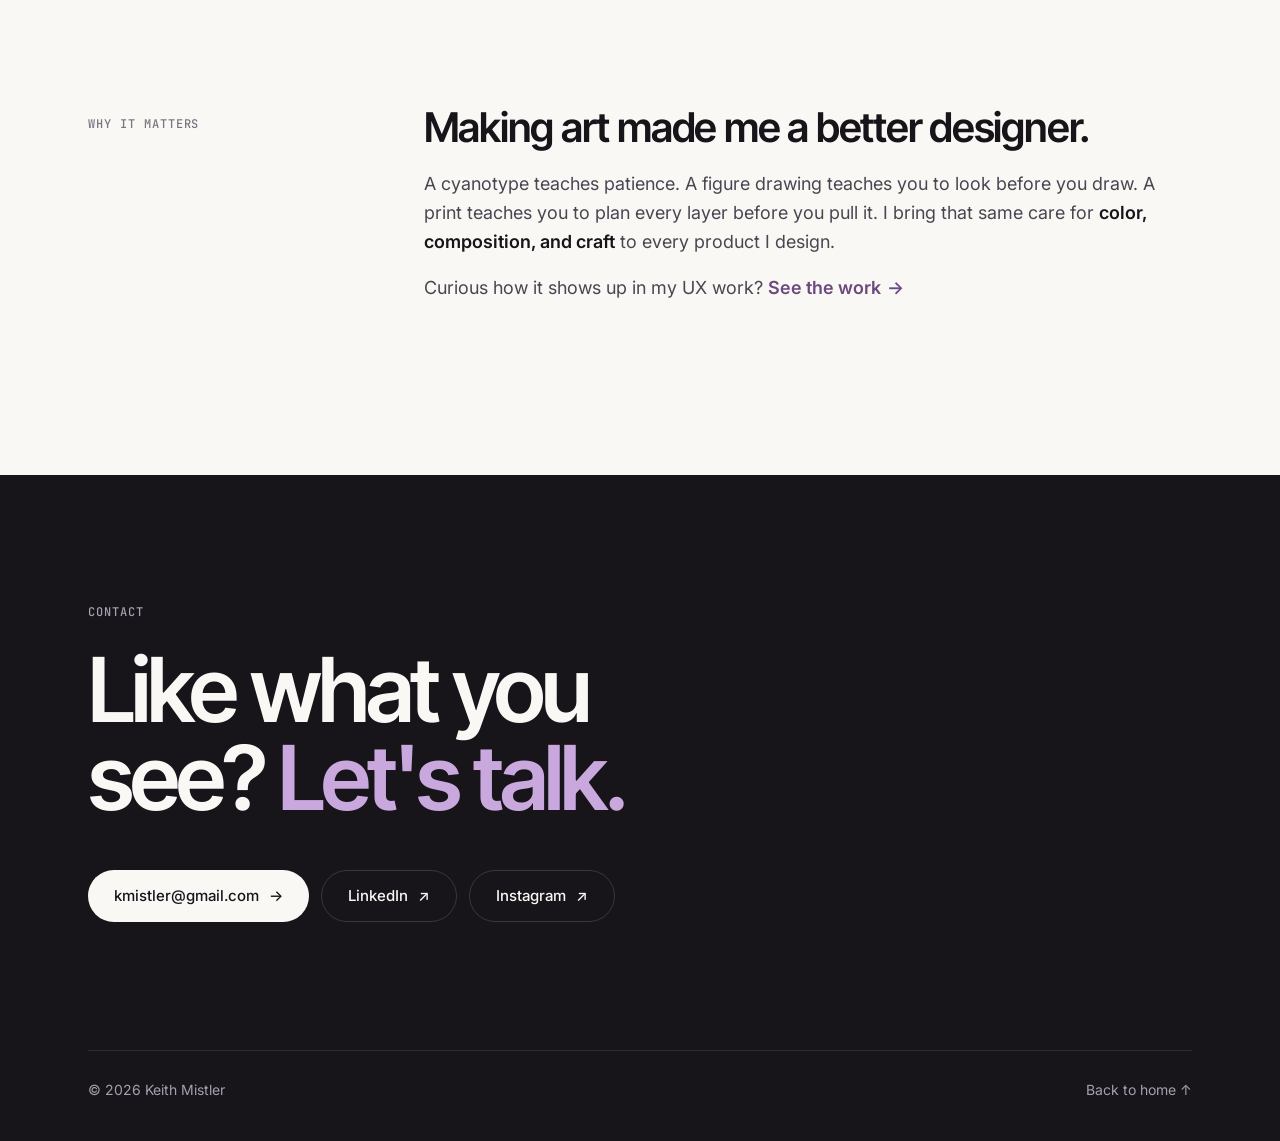
<file: art.html>
<!DOCTYPE html>
<html lang="en">
<head>
  <meta charset="UTF-8">
  <meta name="viewport" content="width=device-width, initial-scale=1.0">
  <title>Art · Keith Mistler</title>
  <meta name="description" content="Paintings, cyanotypes, prints, drawings, photography, and design work by Keith Mistler.">
  <meta property="og:type" content="website">
  <meta property="og:site_name" content="Keith Mistler">
  <meta property="og:title" content="Art · Keith Mistler">
  <meta property="og:description" content="Paintings, cyanotypes, prints, drawings, photography, and design work by Keith Mistler.">
  <meta property="og:url" content="https://keithmistler.com/art.html">
  <meta property="og:image" content="https://keithmistler.com/img/og-image.png">
  <meta property="og:image:width" content="1200">
  <meta property="og:image:height" content="630">
  <meta property="og:image:alt" content="Keith Mistler, Senior UX Designer: Designing for happier humans and fewer clicks.">
  <meta name="twitter:card" content="summary_large_image">
  <meta name="twitter:title" content="Art · Keith Mistler">
  <meta name="twitter:description" content="Paintings, cyanotypes, prints, drawings, photography, and design work by Keith Mistler.">
  <meta name="twitter:image" content="https://keithmistler.com/img/og-image.png">
  <link rel="icon" type="image/svg+xml" href="favicon.svg">
  <link rel="preconnect" href="https://fonts.googleapis.com">
  <link rel="preconnect" href="https://fonts.gstatic.com" crossorigin>
  <link href="https://fonts.googleapis.com/css2?family=Inter:wght@400;500;600&family=Inter+Tight:wght@500;600&family=JetBrains+Mono:wght@500&display=swap" rel="stylesheet">
  <link rel="stylesheet" href="styles.css">
  <script>document.documentElement.classList.add('js');</script>
</head>
<body>

  <header class="nav" id="nav">
    <div class="wrap nav-inner">
      <a href="index.html" class="wordmark">Keith Mistler<span>.</span></a>
      <button class="menu-btn" id="menuBtn" aria-label="Open menu" aria-expanded="false" aria-controls="navLinks"><span></span><span></span></button>
      <ul class="nav-links" id="navLinks">
        <li><a href="index.html#work">Work</a></li>
        <li><a href="index.html#about">About</a></li>
        <li><a href="index.html#play" aria-current="page">Play</a></li>
        <li><a href="consulting.html">Consulting</a></li>
        <li><a href="#contact" class="nav-cta">Get in touch</a></li>
      </ul>
    </div>
  </header>

  <main>
    <section class="cs-hero">
      <div class="wrap">
        <a href="index.html#play" class="label art-back">← Back to Play</a>
        <h1>Staying creative <em>around the clock.</em></h1>
        <p class="cs-lede">Before I designed software, I painted, printed, and photographed. I still do. Paint, cyanotypes, prints, charcoal, and pixels, to name a few. It's where I play, experiment, and find joy. And it taught me most of what I know about color, composition, and telling a story.</p>
        <p class="art-insta"><a href="https://www.instagram.com/keeferscreative" target="_blank" rel="noopener" class="text-link">See new work on Instagram @keeferscreative <span class="arrow">↗</span></a></p>
      </div>
    </section>

    <div class="wrap">
      <div class="art-filters" role="toolbar" aria-label="Filter by medium">
        <button class="art-chip" data-filter="all" aria-pressed="true">All <span>46</span></button>
        <button class="art-chip" data-filter="photo" aria-pressed="false">Photography <span>17</span></button>
        <button class="art-chip" data-filter="alt" aria-pressed="false">Cyanotype &amp; alt process <span>11</span></button>
        <button class="art-chip" data-filter="painting" aria-pressed="false">Painting &amp; watercolor <span>6</span></button>
        <button class="art-chip" data-filter="drawing" aria-pressed="false">Drawing <span>5</span></button>
        <button class="art-chip" data-filter="design" aria-pressed="false">Design &amp; illustration <span>4</span></button>
        <button class="art-chip" data-filter="print" aria-pressed="false">Printmaking <span>3</span></button>
      </div>

      <section class="art-grid" id="artGrid" aria-label="Artwork">
        <figure class="art-item" data-cat="photo">
          <a href="img/art/bohemia-17.jpg"><img src="img/art/bohemia-17-sm.jpg" width="720" height="479" alt="Bohemian Soul, photography by Keith Mistler" loading="lazy"></a>
          <figcaption><strong>Bohemian Soul</strong><span>Photography</span></figcaption>
        </figure>
        <figure class="art-item" data-cat="alt">
          <a href="img/art/addict.jpg"><img src="img/art/addict-sm.jpg" width="490" height="720" alt="Addict, mixed media photograph by Keith Mistler" loading="lazy"></a>
          <figcaption><strong>Addict</strong><span>Mixed media photograph</span></figcaption>
        </figure>
        <figure class="art-item" data-cat="painting">
          <a href="img/art/apple-bottom.jpg"><img src="img/art/apple-bottom-sm.jpg" width="720" height="463" alt="Apple Bottom, painting by Keith Mistler" loading="lazy"></a>
          <figcaption><strong>Apple Bottom</strong><span>Painting</span></figcaption>
        </figure>
        <figure class="art-item" data-cat="drawing">
          <a href="img/art/figure-19-17.jpg"><img src="img/art/figure-19-17-sm.jpg" width="572" height="720" alt="Figure Studies, charcoal by Keith Mistler" loading="lazy"></a>
          <figcaption><strong>Figure Studies</strong><span>Charcoal</span></figcaption>
        </figure>
        <figure class="art-item" data-cat="design">
          <a href="img/art/life-at-home.jpg"><img src="img/art/life-at-home-sm.jpg" width="447" height="720" alt="Life at Home, editorial cover by Keith Mistler" loading="lazy"></a>
          <figcaption><strong>Life at Home</strong><span>Editorial cover</span></figcaption>
        </figure>
        <figure class="art-item" data-cat="print">
          <a href="img/art/greek.jpg"><img src="img/art/greek-sm.jpg" width="596" height="720" alt="Greek Gay, relief print by Keith Mistler" loading="lazy"></a>
          <figcaption><strong>Greek Gay</strong><span>Relief print</span></figcaption>
        </figure>
        <figure class="art-item" data-cat="photo">
          <a href="img/art/bevin.jpg"><img src="img/art/bevin-sm.jpg" width="481" height="720" alt="Bevin, portrait photography by Keith Mistler" loading="lazy"></a>
          <figcaption><strong>Bevin</strong><span>Portrait photography</span></figcaption>
        </figure>
        <figure class="art-item" data-cat="alt">
          <a href="img/art/adore-me-1.jpg"><img src="img/art/adore-me-1-sm.jpg" width="639" height="720" alt="Adore Me I, cyanotype by Keith Mistler" loading="lazy"></a>
          <figcaption><strong>Adore Me I</strong><span>Cyanotype</span></figcaption>
        </figure>
        <figure class="art-item" data-cat="painting">
          <a href="img/art/bathtub.jpg"><img src="img/art/bathtub-sm.jpg" width="536" height="720" alt="Bathtub, watercolor by Keith Mistler" loading="lazy"></a>
          <figcaption><strong>Bathtub</strong><span>Watercolor</span></figcaption>
        </figure>
        <figure class="art-item" data-cat="drawing">
          <a href="img/art/figure-19-27.jpg"><img src="img/art/figure-19-27-sm.jpg" width="543" height="720" alt="Standing Figure, charcoal by Keith Mistler" loading="lazy"></a>
          <figcaption><strong>Standing Figure</strong><span>Charcoal</span></figcaption>
        </figure>
        <figure class="art-item" data-cat="design">
          <a href="img/art/boyfriends.jpg"><img src="img/art/boyfriends-sm.jpg" width="576" height="720" alt="Boyfriends, illustration by Keith Mistler" loading="lazy"></a>
          <figcaption><strong>Boyfriends</strong><span>Illustration</span></figcaption>
        </figure>
        <figure class="art-item" data-cat="print">
          <a href="img/art/print-4079.jpg"><img src="img/art/print-4079-sm.jpg" width="540" height="720" alt="Untitled, print by Keith Mistler" loading="lazy"></a>
          <figcaption><strong>Untitled</strong><span>Print</span></figcaption>
        </figure>
        <figure class="art-item" data-cat="photo">
          <a href="img/art/bohemia-12.jpg"><img src="img/art/bohemia-12-sm.jpg" width="720" height="479" alt="Bohemian Soul, photography by Keith Mistler" loading="lazy"></a>
          <figcaption><strong>Bohemian Soul</strong><span>Photography</span></figcaption>
        </figure>
        <figure class="art-item" data-cat="alt">
          <a href="img/art/adore-me-5.jpg"><img src="img/art/adore-me-5-sm.jpg" width="570" height="720" alt="Adore Me V, cyanotype by Keith Mistler" loading="lazy"></a>
          <figcaption><strong>Adore Me V</strong><span>Cyanotype</span></figcaption>
        </figure>
        <figure class="art-item" data-cat="painting">
          <a href="img/art/falmouth.jpg"><img src="img/art/falmouth-sm.jpg" width="720" height="593" alt="Falmouth, painting by Keith Mistler" loading="lazy"></a>
          <figcaption><strong>Falmouth</strong><span>Painting</span></figcaption>
        </figure>
        <figure class="art-item" data-cat="drawing">
          <a href="img/art/figure-19-28.jpg"><img src="img/art/figure-19-28-sm.jpg" width="720" height="539" alt="Reclining Figure, charcoal by Keith Mistler" loading="lazy"></a>
          <figcaption><strong>Reclining Figure</strong><span>Charcoal</span></figcaption>
        </figure>
        <figure class="art-item" data-cat="design">
          <a href="img/art/fall-dining-guide.jpg"><img src="img/art/fall-dining-guide-sm.jpg" width="579" height="720" alt="Fall Dining Guide, editorial cover by Keith Mistler" loading="lazy"></a>
          <figcaption><strong>Fall Dining Guide</strong><span>Editorial cover</span></figcaption>
        </figure>
        <figure class="art-item" data-cat="print">
          <a href="img/art/waves.jpg"><img src="img/art/waves-sm.jpg" width="563" height="720" alt="Waves, relief print by Keith Mistler" loading="lazy"></a>
          <figcaption><strong>Waves</strong><span>Relief print</span></figcaption>
        </figure>
        <figure class="art-item" data-cat="photo">
          <a href="img/art/bohemia-15-5.jpg"><img src="img/art/bohemia-15-5-sm.jpg" width="479" height="720" alt="Bohemian Soul, photography by Keith Mistler" loading="lazy"></a>
          <figcaption><strong>Bohemian Soul</strong><span>Photography</span></figcaption>
        </figure>
        <figure class="art-item" data-cat="alt">
          <a href="img/art/defects-in-chechnya.jpg"><img src="img/art/defects-in-chechnya-sm.jpg" width="643" height="720" alt="Defects in Chechnya, mixed media by Keith Mistler" loading="lazy"></a>
          <figcaption><strong>Defects in Chechnya</strong><span>Mixed media</span></figcaption>
        </figure>
        <figure class="art-item" data-cat="painting">
          <a href="img/art/nana.jpg"><img src="img/art/nana-sm.jpg" width="519" height="720" alt="Nana, painting by Keith Mistler" loading="lazy"></a>
          <figcaption><strong>Nana</strong><span>Painting</span></figcaption>
        </figure>
        <figure class="art-item" data-cat="drawing">
          <a href="img/art/figure-19-29.jpg"><img src="img/art/figure-19-29-sm.jpg" width="609" height="720" alt="Seated Figure, charcoal by Keith Mistler" loading="lazy"></a>
          <figcaption><strong>Seated Figure</strong><span>Charcoal</span></figcaption>
        </figure>
        <figure class="art-item" data-cat="design">
          <a href="img/art/collage-2021.jpg"><img src="img/art/collage-2021-sm.jpg" width="521" height="720" alt="Collage, digital collage by Keith Mistler" loading="lazy"></a>
          <figcaption><strong>Collage</strong><span>Digital collage</span></figcaption>
        </figure>
        <figure class="art-item" data-cat="alt">
          <a href="img/art/destroyed.jpg"><img src="img/art/destroyed-sm.jpg" width="562" height="720" alt="Destroyed, cyanotype by Keith Mistler" loading="lazy"></a>
          <figcaption><strong>Destroyed</strong><span>Cyanotype</span></figcaption>
        </figure>
        <figure class="art-item" data-cat="photo">
          <a href="img/art/black-diamond.jpg"><img src="img/art/black-diamond-sm.jpg" width="720" height="481" alt="Black Diamond, photography by Keith Mistler" loading="lazy"></a>
          <figcaption><strong>Black Diamond</strong><span>Photography</span></figcaption>
        </figure>
        <figure class="art-item" data-cat="painting">
          <a href="img/art/sailboat.jpg"><img src="img/art/sailboat-sm.jpg" width="720" height="574" alt="Sailboat, painting by Keith Mistler" loading="lazy"></a>
          <figcaption><strong>Sailboat</strong><span>Painting</span></figcaption>
        </figure>
        <figure class="art-item" data-cat="drawing">
          <a href="img/art/figure-study.jpg"><img src="img/art/figure-study-sm.jpg" width="495" height="720" alt="Figure Study, graphite by Keith Mistler" loading="lazy"></a>
          <figcaption><strong>Figure Study</strong><span>Graphite</span></figcaption>
        </figure>
        <figure class="art-item" data-cat="photo">
          <a href="img/art/bohemia-21.jpg"><img src="img/art/bohemia-21-sm.jpg" width="480" height="720" alt="Bohemian Soul, photography by Keith Mistler" loading="lazy"></a>
          <figcaption><strong>Bohemian Soul</strong><span>Photography</span></figcaption>
        </figure>
        <figure class="art-item" data-cat="alt">
          <a href="img/art/duomo.jpg"><img src="img/art/duomo-sm.jpg" width="572" height="720" alt="Duomo, palladium print by Keith Mistler" loading="lazy"></a>
          <figcaption><strong>Duomo</strong><span>Palladium print</span></figcaption>
        </figure>
        <figure class="art-item" data-cat="painting">
          <a href="img/art/two-women-riding.jpg"><img src="img/art/two-women-riding-sm.jpg" width="720" height="565" alt="Two Women Riding, painting by Keith Mistler" loading="lazy"></a>
          <figcaption><strong>Two Women Riding</strong><span>Painting</span></figcaption>
        </figure>
        <figure class="art-item" data-cat="photo">
          <a href="img/art/bohemia-3.jpg"><img src="img/art/bohemia-3-sm.jpg" width="479" height="720" alt="Bohemian Soul, photography by Keith Mistler" loading="lazy"></a>
          <figcaption><strong>Bohemian Soul</strong><span>Photography</span></figcaption>
        </figure>
        <figure class="art-item" data-cat="alt">
          <a href="img/art/flowers.jpg"><img src="img/art/flowers-sm.jpg" width="502" height="720" alt="Flowers, toned cyanotype by Keith Mistler" loading="lazy"></a>
          <figcaption><strong>Flowers</strong><span>Toned cyanotype</span></figcaption>
        </figure>
        <figure class="art-item" data-cat="photo">
          <a href="img/art/bohemia-4.jpg"><img src="img/art/bohemia-4-sm.jpg" width="720" height="720" alt="Bohemian Soul, photography by Keith Mistler" loading="lazy"></a>
          <figcaption><strong>Bohemian Soul</strong><span>Photography</span></figcaption>
        </figure>
        <figure class="art-item" data-cat="alt">
          <a href="img/art/matt-as-king.jpg"><img src="img/art/matt-as-king-sm.jpg" width="561" height="720" alt="Matt as King, alternative process print by Keith Mistler" loading="lazy"></a>
          <figcaption><strong>Matt as King</strong><span>Alternative process print</span></figcaption>
        </figure>
        <figure class="art-item" data-cat="photo">
          <a href="img/art/cassie.jpg"><img src="img/art/cassie-sm.jpg" width="478" height="720" alt="Cassie, portrait photography by Keith Mistler" loading="lazy"></a>
          <figcaption><strong>Cassie</strong><span>Portrait photography</span></figcaption>
        </figure>
        <figure class="art-item" data-cat="alt">
          <a href="img/art/mom-cyanotype.jpg"><img src="img/art/mom-cyanotype-sm.jpg" width="720" height="479" alt="Mom, cyanotype by Keith Mistler" loading="lazy"></a>
          <figcaption><strong>Mom</strong><span>Cyanotype</span></figcaption>
        </figure>
        <figure class="art-item" data-cat="photo">
          <a href="img/art/christine.jpg"><img src="img/art/christine-sm.jpg" width="478" height="720" alt="Christine, portrait photography by Keith Mistler" loading="lazy"></a>
          <figcaption><strong>Christine</strong><span>Portrait photography</span></figcaption>
        </figure>
        <figure class="art-item" data-cat="alt">
          <a href="img/art/summons.jpg"><img src="img/art/summons-sm.jpg" width="435" height="720" alt="Summons, platinum palladium and cyanotype by Keith Mistler" loading="lazy"></a>
          <figcaption><strong>Summons</strong><span>Platinum palladium and cyanotype</span></figcaption>
        </figure>
        <figure class="art-item" data-cat="photo">
          <a href="img/art/hot-mess-1.jpg"><img src="img/art/hot-mess-1-sm.jpg" width="720" height="481" alt="Hot Mess, photography by Keith Mistler" loading="lazy"></a>
          <figcaption><strong>Hot Mess</strong><span>Photography</span></figcaption>
        </figure>
        <figure class="art-item" data-cat="alt">
          <a href="img/art/within.jpg"><img src="img/art/within-sm.jpg" width="542" height="720" alt="Within, toned cyanotype by Keith Mistler" loading="lazy"></a>
          <figcaption><strong>Within</strong><span>Toned cyanotype</span></figcaption>
        </figure>
        <figure class="art-item" data-cat="photo">
          <a href="img/art/hot-mess-2.jpg"><img src="img/art/hot-mess-2-sm.jpg" width="720" height="480" alt="Hot Mess, photography by Keith Mistler" loading="lazy"></a>
          <figcaption><strong>Hot Mess</strong><span>Photography</span></figcaption>
        </figure>
        <figure class="art-item" data-cat="photo">
          <a href="img/art/hot-mess-3.jpg"><img src="img/art/hot-mess-3-sm.jpg" width="720" height="480" alt="Hot Mess, photography by Keith Mistler" loading="lazy"></a>
          <figcaption><strong>Hot Mess</strong><span>Photography</span></figcaption>
        </figure>
        <figure class="art-item" data-cat="photo">
          <a href="img/art/johanna.jpg"><img src="img/art/johanna-sm.jpg" width="720" height="481" alt="Johanna, portrait photography by Keith Mistler" loading="lazy"></a>
          <figcaption><strong>Johanna</strong><span>Portrait photography</span></figcaption>
        </figure>
        <figure class="art-item" data-cat="photo">
          <a href="img/art/sparklers-2.jpg"><img src="img/art/sparklers-2-sm.jpg" width="481" height="720" alt="Sparkler Study, photography by Keith Mistler" loading="lazy"></a>
          <figcaption><strong>Sparkler Study</strong><span>Photography</span></figcaption>
        </figure>
        <figure class="art-item" data-cat="photo">
          <a href="img/art/sparklers-4.jpg"><img src="img/art/sparklers-4-sm.jpg" width="481" height="720" alt="Sparkler Study, photography by Keith Mistler" loading="lazy"></a>
          <figcaption><strong>Sparkler Study</strong><span>Photography</span></figcaption>
        </figure>
        <figure class="art-item" data-cat="photo">
          <a href="img/art/tab47.jpg"><img src="img/art/tab47-sm.jpg" width="720" height="478" alt="Band Portrait, photography by Keith Mistler" loading="lazy"></a>
          <figcaption><strong>Band Portrait</strong><span>Photography</span></figcaption>
        </figure>
      </section>

      <section class="cs-section reveal art-outro">
        <span class="label">Why it matters</span>
        <div class="cs-body">
          <h2>Making art made me a better designer.</h2>
          <p>A cyanotype teaches patience. A figure drawing teaches you to look before you draw. A print teaches you to plan every layer before you pull it. I bring that same care for <strong>color, composition, and craft</strong> to every product I design.</p>
          <p>Curious how it shows up in my UX work? <a href="index.html#work" class="text-link">See the work <span class="arrow">→</span></a></p>
        </div>
      </section>
    </div>
  </main>

  <dialog class="lightbox" id="lightbox" aria-label="Artwork viewer">
    <button class="lb-close" id="lbClose" aria-label="Close">×</button>
    <button class="lb-nav lb-prev" id="lbPrev" aria-label="Previous artwork">←</button>
    <figure>
      <img id="lbImg" alt="">
      <figcaption><strong id="lbTitle"></strong><span id="lbMedium"></span></figcaption>
    </figure>
    <button class="lb-nav lb-next" id="lbNext" aria-label="Next artwork">→</button>
  </dialog>

  <footer class="contact" id="contact">
    <div class="wrap">
      <span class="label">Contact</span>
      <h2>Like what you see? <em>Let's talk.</em></h2>
      <div class="contact-links">
        <a href="mailto:kmistler@gmail.com?subject=Hello%20from%20your%20art%20page" class="btn btn-primary">kmistler@gmail.com <span class="arrow">→</span></a>
        <a href="https://www.linkedin.com/in/kmarchmistler" target="_blank" rel="noopener" class="btn btn-ghost">LinkedIn <span class="arrow">↗</span></a>
        <a href="https://www.instagram.com/keeferscreative" target="_blank" rel="noopener" class="btn btn-ghost">Instagram <span class="arrow">↗</span></a>
      </div>
      <div class="footer">
        <span>© 2026 Keith Mistler</span>
        <a href="index.html">Back to home ↑</a>
      </div>
    </div>
  </footer>

  <script>
    const nav = document.getElementById('nav');
    const onScroll = () => nav.classList.toggle('scrolled', window.scrollY > 8);
    window.addEventListener('scroll', onScroll, { passive: true });
    onScroll();
    const btn = document.getElementById('menuBtn');
    const links = document.getElementById('navLinks');
    btn.addEventListener('click', () => {
      const open = btn.getAttribute('aria-expanded') === 'true';
      btn.setAttribute('aria-expanded', String(!open));
      links.classList.toggle('open', !open);
    });
    links.querySelectorAll('a').forEach(a => a.addEventListener('click', () => {
      btn.setAttribute('aria-expanded', 'false');
      links.classList.remove('open');
    }));
    const io = new IntersectionObserver(entries => {
      entries.forEach(e => { if (e.isIntersecting) { e.target.classList.add('in'); io.unobserve(e.target); } });
    }, { rootMargin: '0px 0px -8% 0px', threshold: 0.06 });
    document.querySelectorAll('.reveal').forEach(el => io.observe(el));

    // Filters
    const items = [...document.querySelectorAll('.art-item')];
    const chips = [...document.querySelectorAll('.art-chip')];
    chips.forEach(c => c.addEventListener('click', () => {
      chips.forEach(x => x.setAttribute('aria-pressed', String(x === c)));
      const f = c.dataset.filter;
      items.forEach(it => it.hidden = !(f === 'all' || it.dataset.cat === f));
    }));

    // Lightbox: arrow keys cycle through the visible pieces, like the case studies
    const lb = document.getElementById('lightbox');
    const lbImg = document.getElementById('lbImg');
    const lbTitle = document.getElementById('lbTitle');
    const lbMedium = document.getElementById('lbMedium');
    let current = 0;
    const visible = () => items.filter(it => !it.hidden);
    function show(i) {
      const v = visible();
      current = (i + v.length) % v.length;
      const it = v[current];
      lbImg.src = it.querySelector('a').href;
      lbImg.alt = it.querySelector('img').alt;
      lbTitle.textContent = it.querySelector('strong').textContent;
      lbMedium.textContent = it.querySelector('figcaption span').textContent;
    }
    items.forEach(it => it.querySelector('a').addEventListener('click', e => {
      e.preventDefault();
      show(visible().indexOf(it));
      lb.showModal();
    }));
    document.getElementById('lbPrev').addEventListener('click', () => show(current - 1));
    document.getElementById('lbNext').addEventListener('click', () => show(current + 1));
    document.getElementById('lbClose').addEventListener('click', () => lb.close());
    lb.addEventListener('click', e => { if (e.target === lb) lb.close(); });
    document.addEventListener('keydown', e => {
      if (!lb.open) return;
      if (e.key === 'ArrowLeft') show(current - 1);
      if (e.key === 'ArrowRight') show(current + 1);
    });
  </script>
</body>
</html>
</file>
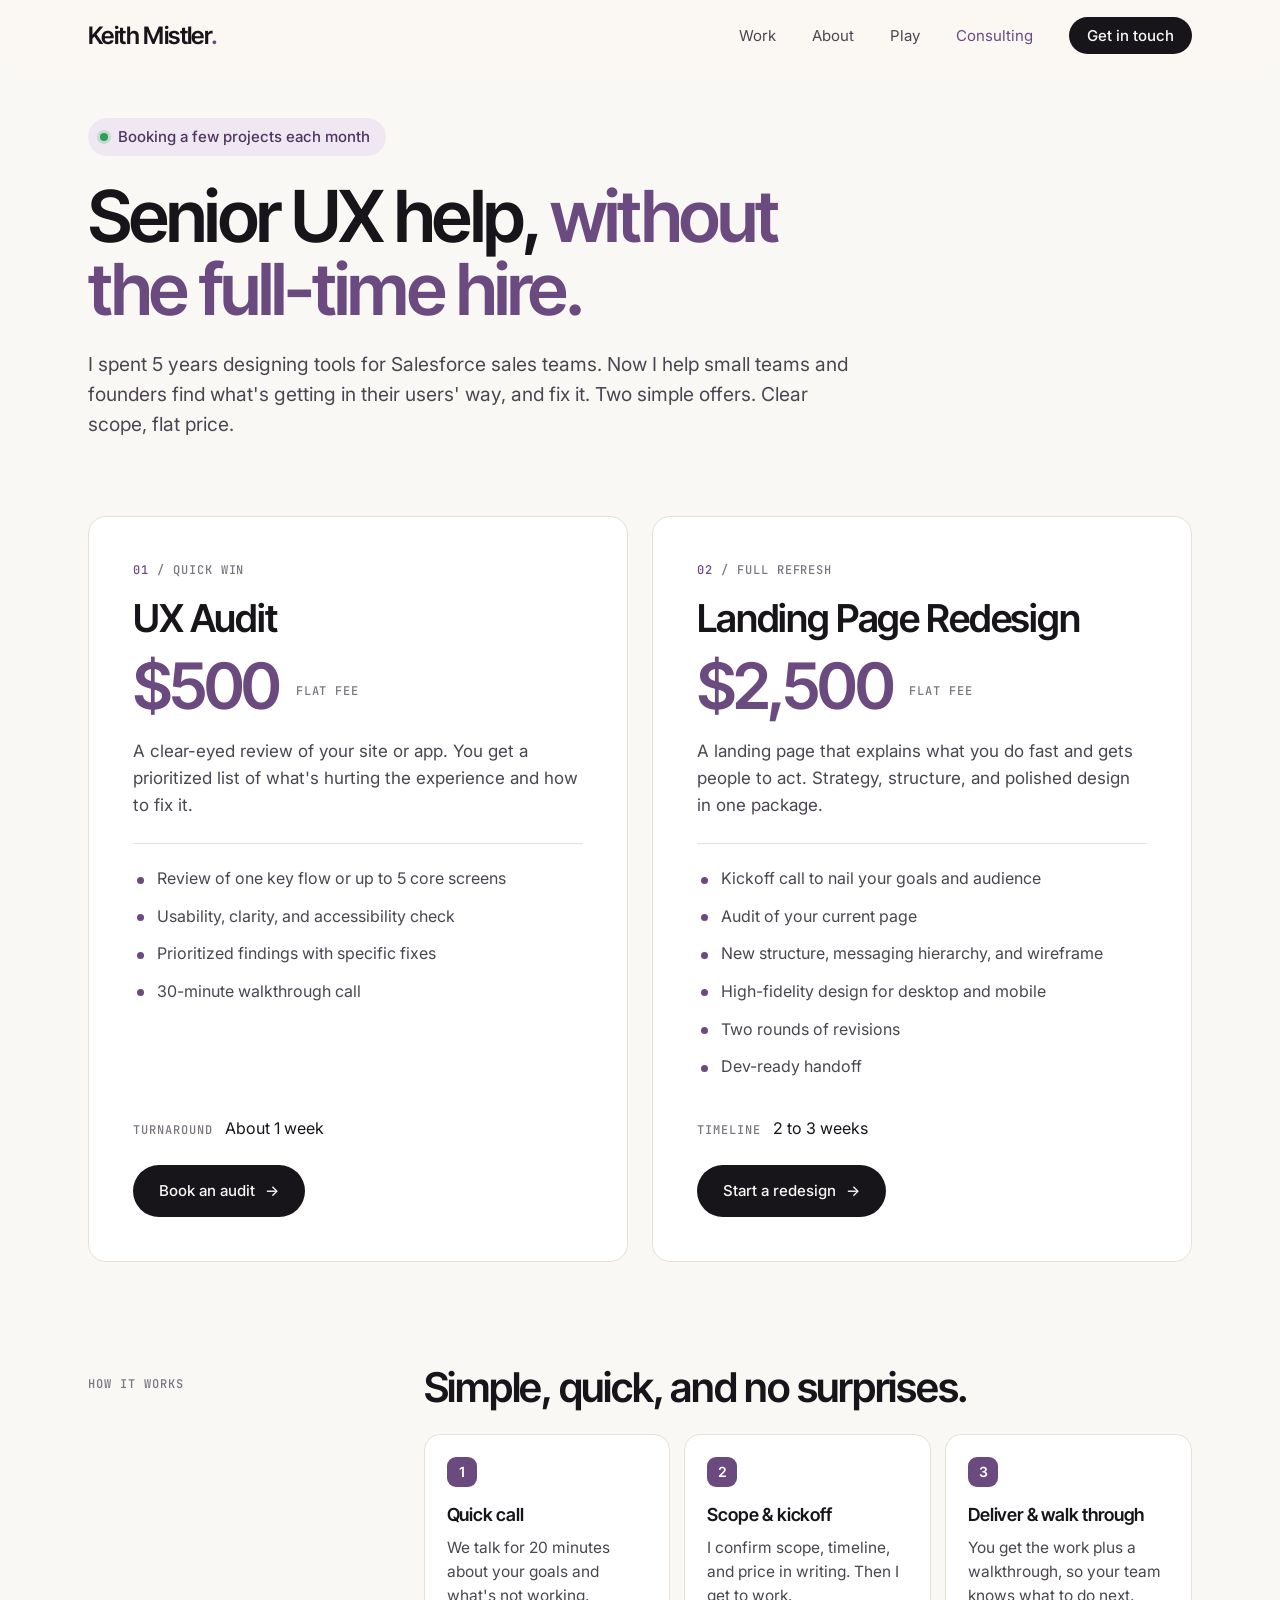
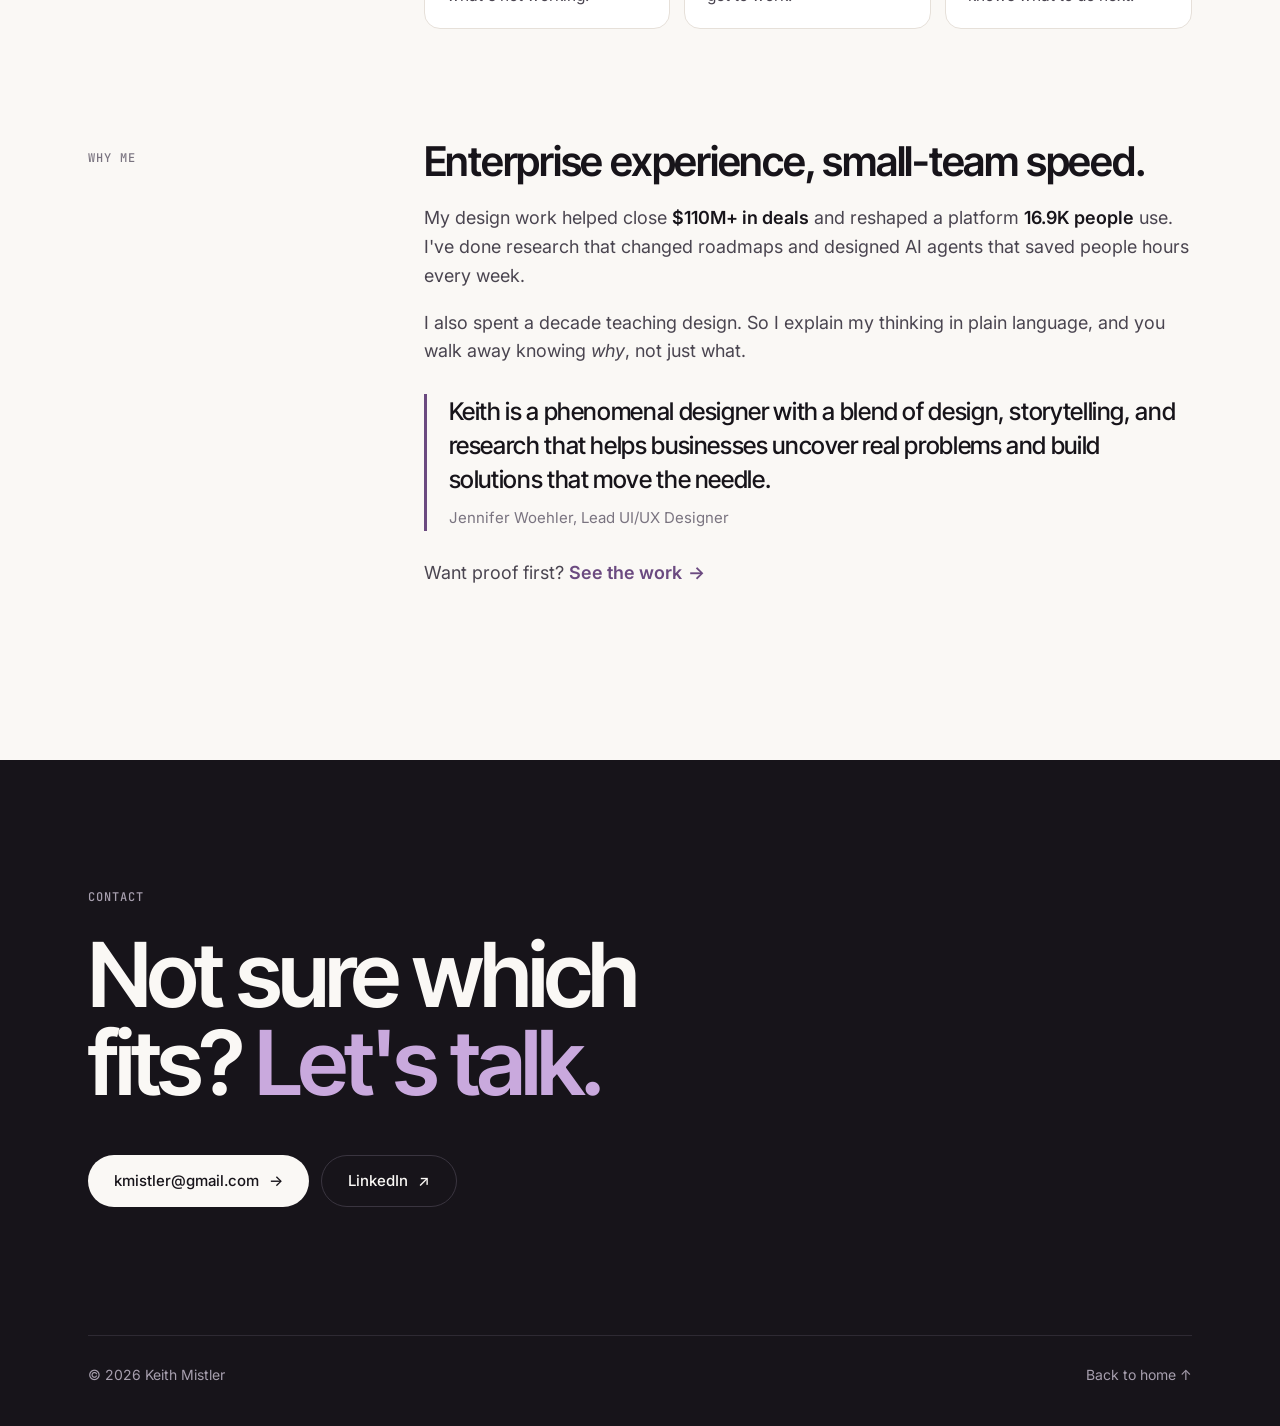
<file: consulting.html>
<!DOCTYPE html>
<html lang="en">
<head>
  <meta charset="UTF-8">
  <meta name="viewport" content="width=device-width, initial-scale=1.0">
  <title>Consulting · Keith Mistler</title>
  <meta name="description" content="Freelance UX consulting from Keith Mistler: a $500 UX audit or a $2,500 landing page redesign.">
  <meta property="og:type" content="website">
  <meta property="og:site_name" content="Keith Mistler">
  <meta property="og:title" content="Consulting · Keith Mistler">
  <meta property="og:description" content="Freelance UX consulting from Keith Mistler: a $500 UX audit or a $2,500 landing page redesign.">
  <meta property="og:url" content="https://keithmistler.com/consulting.html">
  <meta property="og:image" content="https://keithmistler.com/img/og-image.png">
  <meta property="og:image:width" content="1200">
  <meta property="og:image:height" content="630">
  <meta property="og:image:alt" content="Keith Mistler, Senior UX Designer: Designing for happier humans and fewer clicks.">
  <meta name="twitter:card" content="summary_large_image">
  <meta name="twitter:title" content="Consulting · Keith Mistler">
  <meta name="twitter:description" content="Freelance UX consulting from Keith Mistler: a $500 UX audit or a $2,500 landing page redesign.">
  <meta name="twitter:image" content="https://keithmistler.com/img/og-image.png">
  <link rel="icon" type="image/svg+xml" href="favicon.svg">
  <link rel="preconnect" href="https://fonts.googleapis.com">
  <link rel="preconnect" href="https://fonts.gstatic.com" crossorigin>
  <link href="https://fonts.googleapis.com/css2?family=Inter:wght@400;500;600&family=Inter+Tight:wght@500;600&family=JetBrains+Mono:wght@500&display=swap" rel="stylesheet">
  <link rel="stylesheet" href="styles.css">
  <script>document.documentElement.classList.add('js');</script>
</head>
<body>

  <header class="nav" id="nav">
    <div class="wrap nav-inner">
      <a href="index.html" class="wordmark">Keith Mistler<span>.</span></a>
      <button class="menu-btn" id="menuBtn" aria-label="Open menu" aria-expanded="false" aria-controls="navLinks"><span></span><span></span></button>
      <ul class="nav-links" id="navLinks">
        <li><a href="index.html#work">Work</a></li>
        <li><a href="index.html#about">About</a></li>
        <li><a href="index.html#play">Play</a></li>
        <li><a href="consulting.html" aria-current="page">Consulting</a></li>
        <li><a href="#contact" class="nav-cta">Get in touch</a></li>
      </ul>
    </div>
  </header>

  <main>
    <section class="cs-hero">
      <div class="wrap">
        <div class="status"><span class="status-dot"></span>Booking a few projects each month</div>
        <h1>Senior UX help, <em>without the full-time hire.</em></h1>
        <p class="cs-lede">I spent 5 years designing tools for Salesforce sales teams. Now I help small teams and founders find what's getting in their users' way, and fix it. Two simple offers. Clear scope, flat price.</p>
      </div>
    </section>

    <div class="wrap">
      <section class="offers reveal" aria-label="Services and pricing">
        <article class="offer">
          <span class="label"><span class="num">01</span> / Quick win</span>
          <h2>UX Audit</h2>
          <div class="price">$500 <span>flat fee</span></div>
          <p class="offer-lede">A clear-eyed review of your site or app. You get a prioritized list of what's hurting the experience and how to fix it.</p>
          <ul>
            <li>Review of one key flow or up to 5 core screens</li>
            <li>Usability, clarity, and accessibility check</li>
            <li>Prioritized findings with specific fixes</li>
            <li>30-minute walkthrough call</li>
          </ul>
          <p class="offer-time"><span class="label">Turnaround</span> About 1 week</p>
          <a href="mailto:kmistler@gmail.com?subject=UX%20Audit%20inquiry" class="btn btn-primary">Book an audit <span class="arrow">→</span></a>
        </article>

        <article class="offer">
          <span class="label"><span class="num">02</span> / Full refresh</span>
          <h2>Landing Page Redesign</h2>
          <div class="price">$2,500 <span>flat fee</span></div>
          <p class="offer-lede">A landing page that explains what you do fast and gets people to act. Strategy, structure, and polished design in one package.</p>
          <ul>
            <li>Kickoff call to nail your goals and audience</li>
            <li>Audit of your current page</li>
            <li>New structure, messaging hierarchy, and wireframe</li>
            <li>High-fidelity design for desktop and mobile</li>
            <li>Two rounds of revisions</li>
            <li>Dev-ready handoff</li>
          </ul>
          <p class="offer-time"><span class="label">Timeline</span> 2 to 3 weeks</p>
          <a href="mailto:kmistler@gmail.com?subject=Landing%20page%20redesign%20inquiry" class="btn btn-primary">Start a redesign <span class="arrow">→</span></a>
        </article>
      </section>

      <section class="cs-section reveal">
        <span class="label">How it works</span>
        <div class="cs-body">
          <h2>Simple, quick, and no surprises.</h2>
          <div class="cs-cards three">
            <div class="cs-card"><span class="n">1</span><h4>Quick call</h4><p>We talk for 20 minutes about your goals and what's not working.</p></div>
            <div class="cs-card"><span class="n">2</span><h4>Scope &amp; kickoff</h4><p>I confirm scope, timeline, and price in writing. Then I get to work.</p></div>
            <div class="cs-card"><span class="n">3</span><h4>Deliver &amp; walk through</h4><p>You get the work plus a walkthrough, so your team knows what to do next.</p></div>
          </div>
        </div>
      </section>

      <section class="cs-section reveal">
        <span class="label">Why me</span>
        <div class="cs-body">
          <h2>Enterprise experience, small-team speed.</h2>
          <p>My design work helped close <strong>$110M+ in deals</strong> and reshaped a platform <strong>16.9K people</strong> use. I've done research that changed roadmaps and designed AI agents that saved people hours every week.</p>
          <p>I also spent a decade teaching design. So I explain my thinking in plain language, and you walk away knowing <em>why</em>, not just what.</p>
          <div class="cs-quote">
            <p>Keith is a phenomenal designer with a blend of design, storytelling, and research that helps businesses uncover real problems and build solutions that move the needle.</p>
            <cite>Jennifer Woehler, Lead UI/UX Designer</cite>
          </div>
          <p>Want proof first? <a href="index.html#work" class="text-link">See the work <span class="arrow">→</span></a></p>
        </div>
      </section>
    </div>
  </main>

  <footer class="contact" id="contact">
    <div class="wrap">
      <span class="label">Contact</span>
      <h2>Not sure which fits? <em>Let's talk.</em></h2>
      <div class="contact-links">
        <a href="mailto:kmistler@gmail.com?subject=Consulting%20inquiry" class="btn btn-primary">kmistler@gmail.com <span class="arrow">→</span></a>
        <a href="https://www.linkedin.com/in/kmarchmistler" target="_blank" rel="noopener" class="btn btn-ghost">LinkedIn <span class="arrow">↗</span></a>
      </div>
      <div class="footer">
        <span>© 2026 Keith Mistler</span>
        <a href="index.html">Back to home ↑</a>
      </div>
    </div>
  </footer>

  <script>
    const nav = document.getElementById('nav');
    const onScroll = () => nav.classList.toggle('scrolled', window.scrollY > 8);
    window.addEventListener('scroll', onScroll, { passive: true });
    onScroll();
    const btn = document.getElementById('menuBtn');
    const links = document.getElementById('navLinks');
    btn.addEventListener('click', () => {
      const open = btn.getAttribute('aria-expanded') === 'true';
      btn.setAttribute('aria-expanded', String(!open));
      links.classList.toggle('open', !open);
    });
    links.querySelectorAll('a').forEach(a => a.addEventListener('click', () => {
      btn.setAttribute('aria-expanded', 'false');
      links.classList.remove('open');
    }));
    const io = new IntersectionObserver(entries => {
      entries.forEach(e => { if (e.isIntersecting) { e.target.classList.add('in'); io.unobserve(e.target); } });
    }, { rootMargin: '0px 0px -8% 0px', threshold: 0.06 });
    document.querySelectorAll('.reveal').forEach(el => io.observe(el));
  </script>
</body>
</html>
</file>
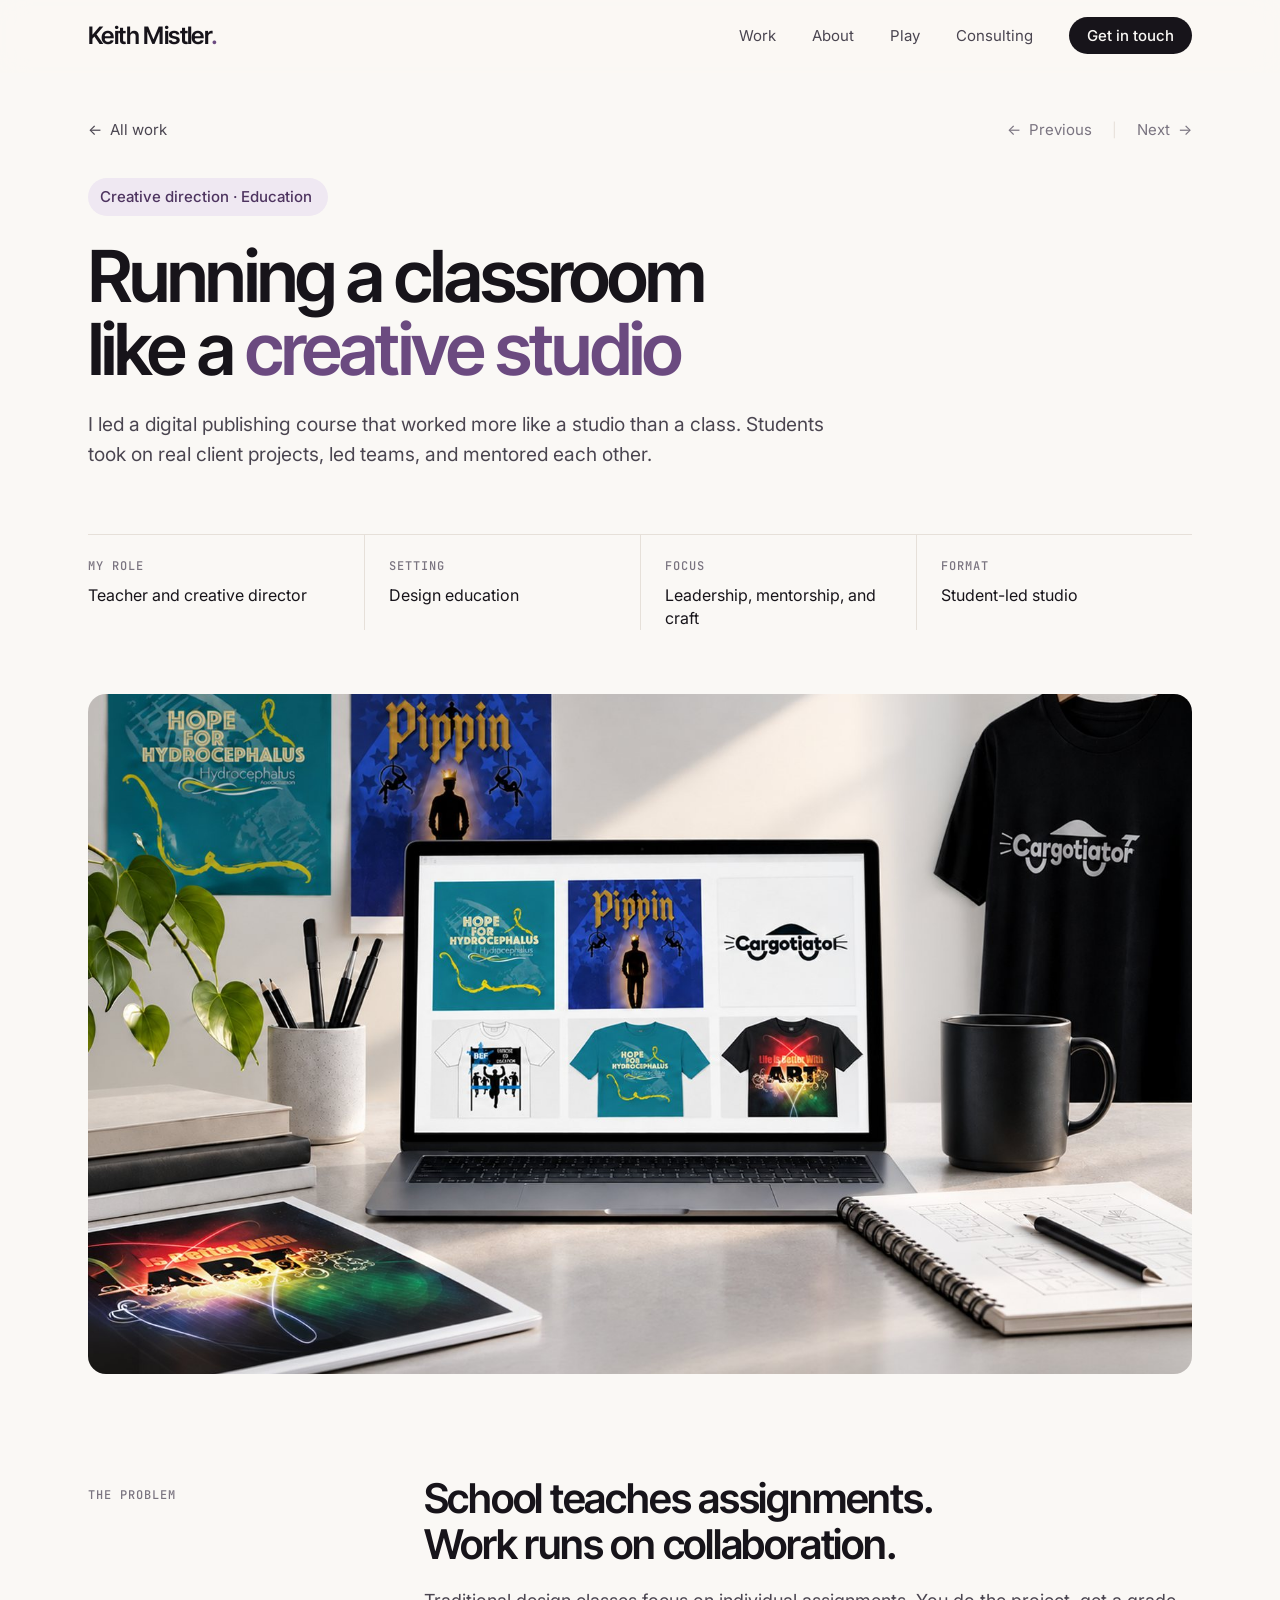
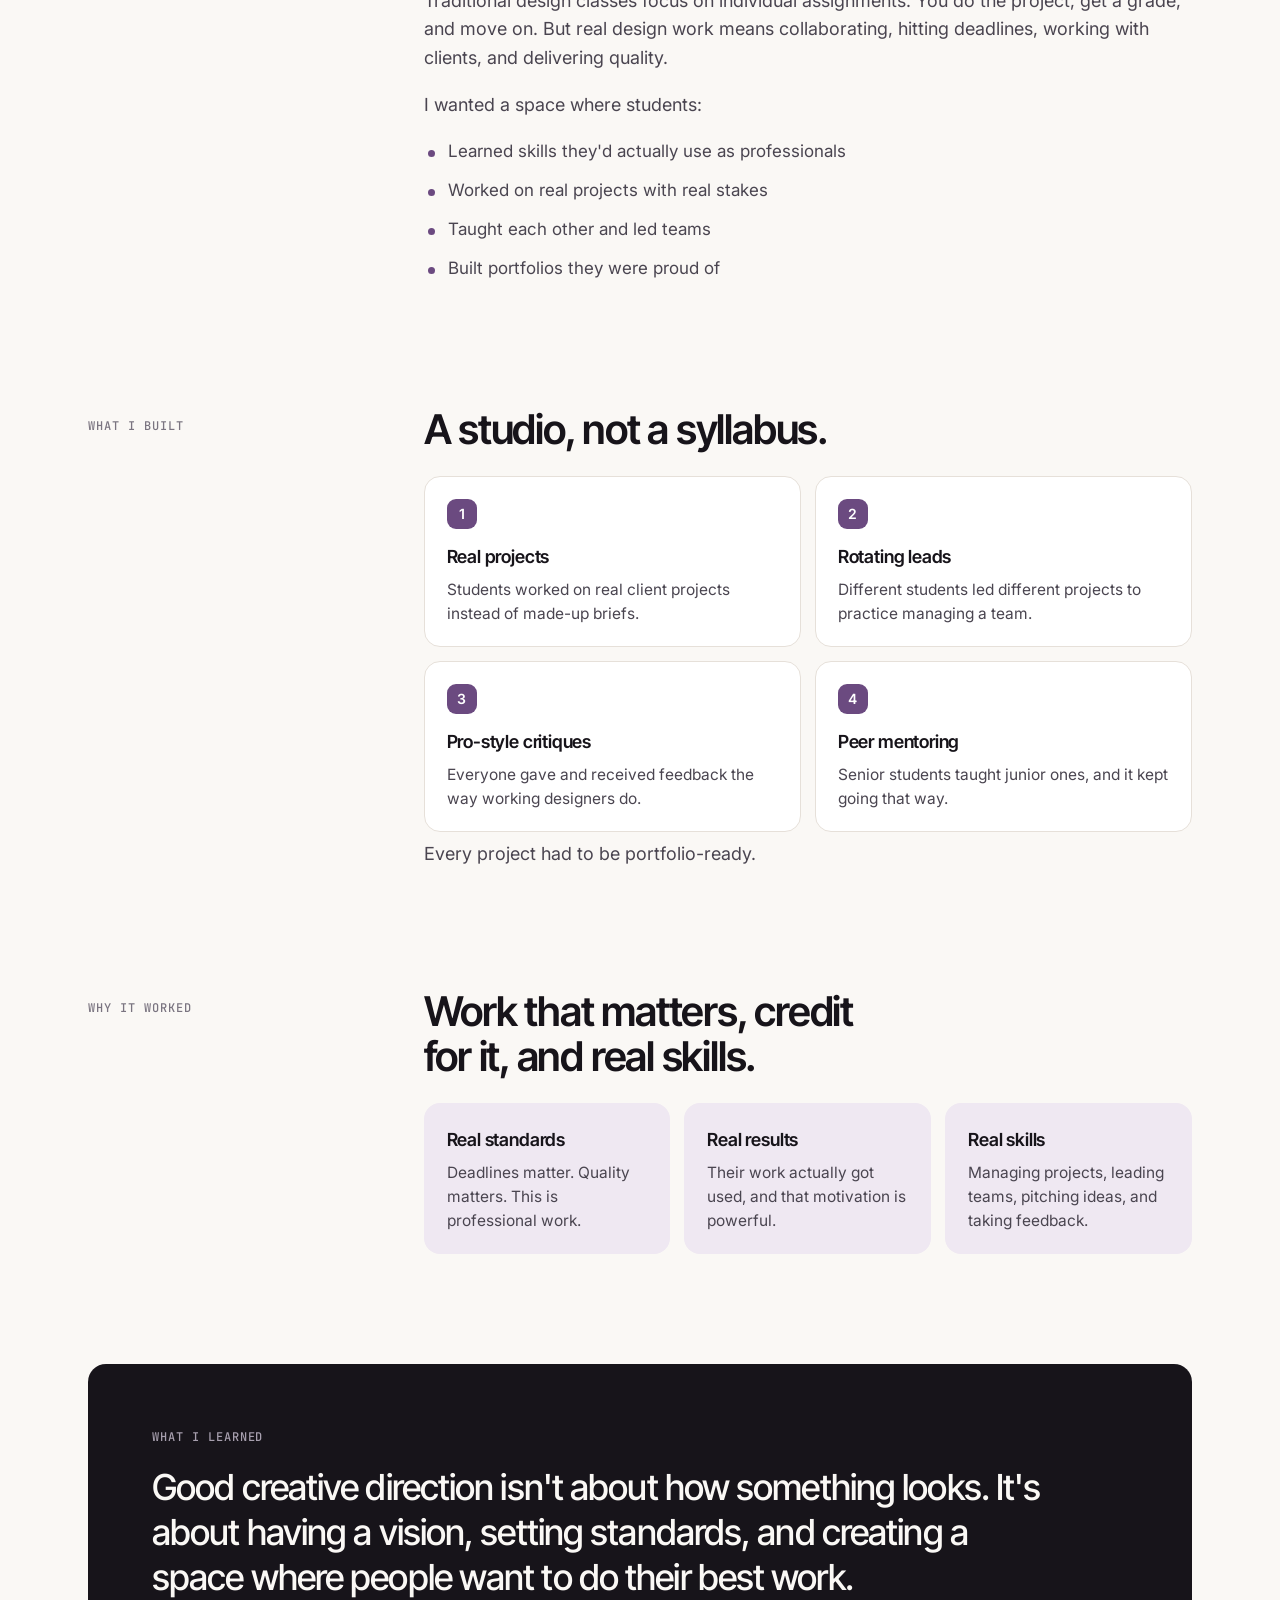
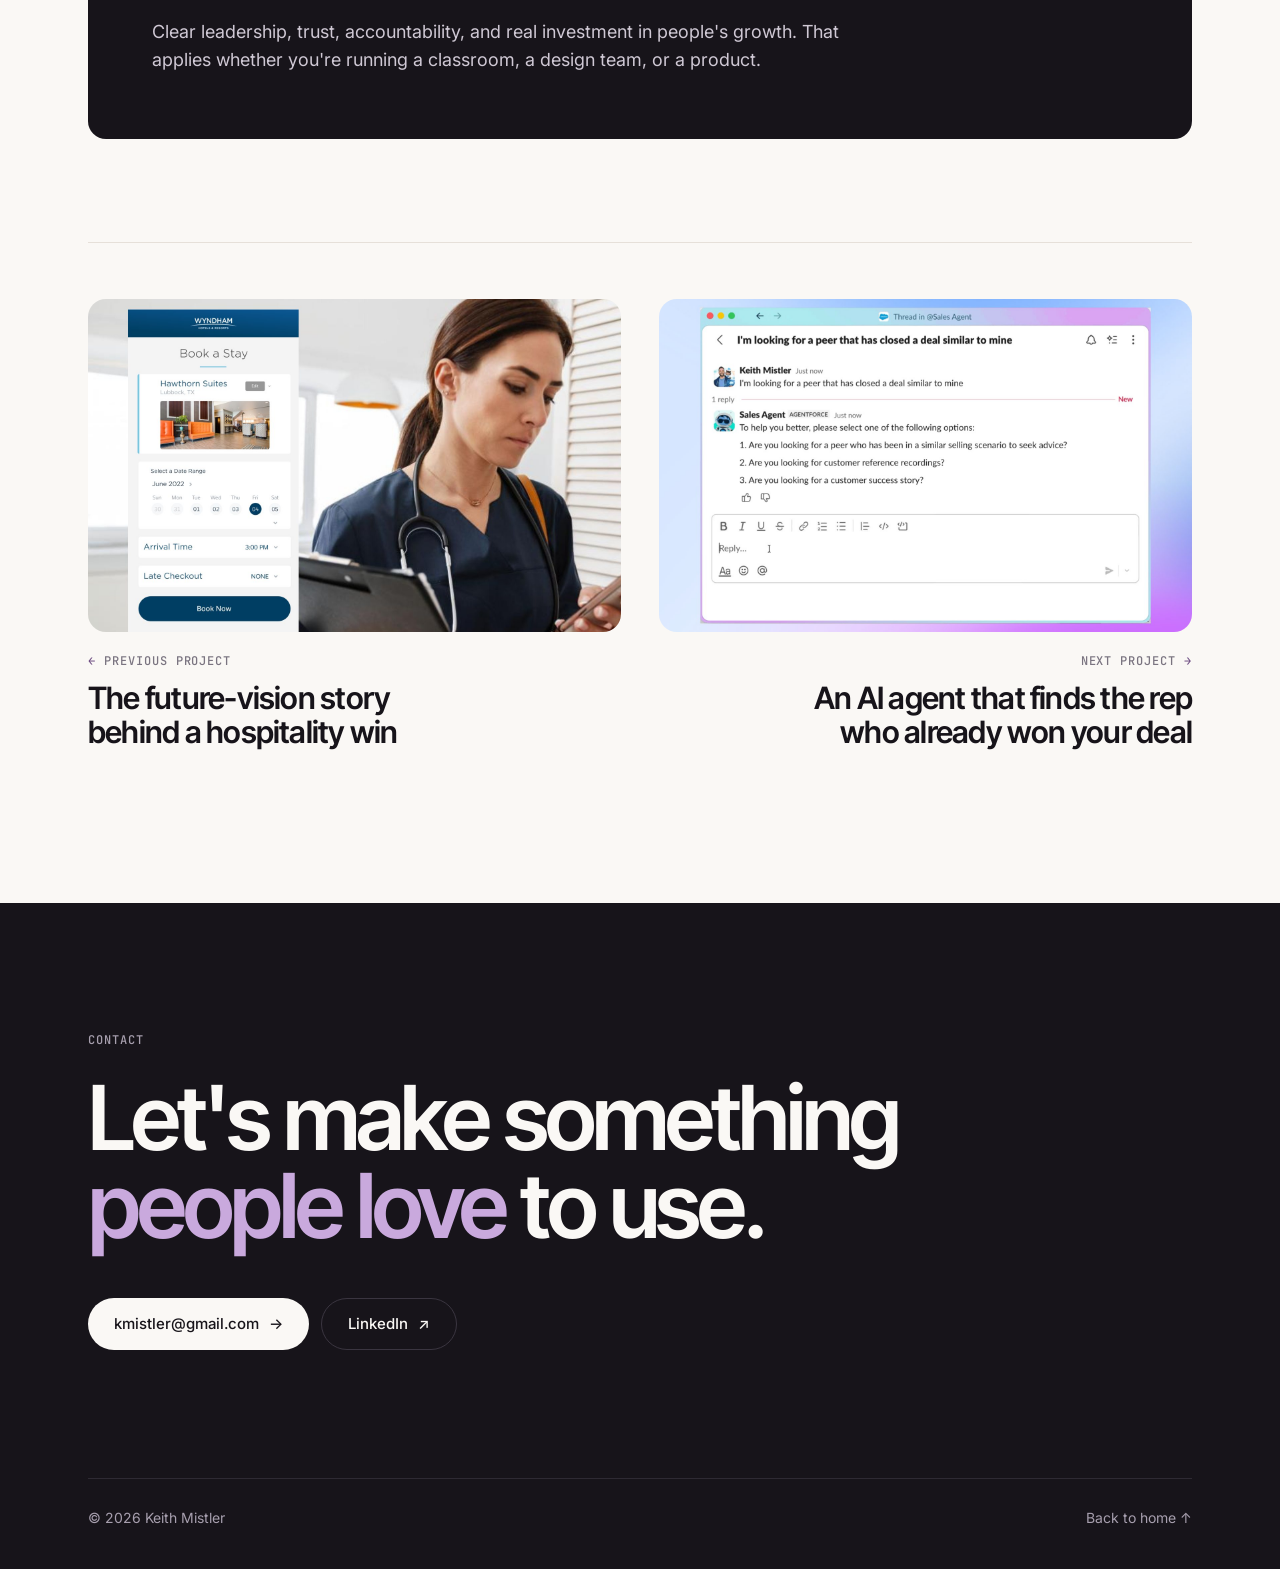
<file: project-digital-publishing.html>
<!DOCTYPE html>
<html lang="en">
<head>
  <meta charset="UTF-8">
  <meta name="viewport" content="width=device-width, initial-scale=1.0">
  <title>Digital Publishing Course · Keith Mistler</title>
  <meta name="description" content="Running a design classroom like a student-led creative studio.">
  <meta property="og:type" content="website">
  <meta property="og:site_name" content="Keith Mistler">
  <meta property="og:title" content="Digital Publishing Course · Keith Mistler">
  <meta property="og:description" content="Running a design classroom like a student-led creative studio.">
  <meta property="og:url" content="https://keithmistler.com/project-digital-publishing.html">
  <meta property="og:image" content="https://keithmistler.com/img/og-image.png">
  <meta property="og:image:width" content="1200">
  <meta property="og:image:height" content="630">
  <meta property="og:image:alt" content="Keith Mistler, Senior UX Designer: Designing for happier humans and fewer clicks.">
  <meta name="twitter:card" content="summary_large_image">
  <meta name="twitter:title" content="Digital Publishing Course · Keith Mistler">
  <meta name="twitter:description" content="Running a design classroom like a student-led creative studio.">
  <meta name="twitter:image" content="https://keithmistler.com/img/og-image.png">
  <link rel="icon" type="image/svg+xml" href="favicon.svg">
  <link rel="preconnect" href="https://fonts.googleapis.com">
  <link rel="preconnect" href="https://fonts.gstatic.com" crossorigin>
  <link href="https://fonts.googleapis.com/css2?family=Inter:wght@400;500;600&family=Inter+Tight:wght@500;600&family=JetBrains+Mono:wght@500&display=swap" rel="stylesheet">
  <link rel="stylesheet" href="styles.css">
  <script>document.documentElement.classList.add('js');</script>
</head>
<body>

  <header class="nav" id="nav">
    <div class="wrap nav-inner">
      <a href="index.html" class="wordmark">Keith Mistler<span>.</span></a>
      <button class="menu-btn" id="menuBtn" aria-label="Open menu" aria-expanded="false" aria-controls="navLinks"><span></span><span></span></button>
      <ul class="nav-links" id="navLinks">
        <li><a href="index.html#work">Work</a></li>
        <li><a href="index.html#about">About</a></li>
        <li><a href="index.html#play">Play</a></li>
        <li><a href="consulting.html">Consulting</a></li>
        <li><a href="#contact" class="nav-cta">Get in touch</a></li>
      </ul>
    </div>
  </header>

  <main>
    <section class="cs-hero">
      <div class="wrap">
        <div class="cs-topbar">
          <a href="index.html#work" class="cs-back"><span class="arrow">←</span> All work</a>
          <nav class="cs-pager-mini" aria-label="Project navigation">
            <a href="project-wyndham.html" rel="prev"><span class="arrow">←</span> Previous</a>
            <span class="count" aria-hidden="true">|</span>
            <a href="project-phone-a-friend.html" rel="next">Next <span class="arrow">→</span></a>
          </nav>
        </div>
        <div class="status">Creative direction · Education</div>
        <h1>Running a classroom like a <em>creative studio</em></h1>
        <p class="cs-lede">I led a digital publishing course that worked more like a studio than a class. Students took on real client projects, led teams, and mentored each other.</p>
        <div class="cs-meta"><div><span class="label">My role</span><p>Teacher and creative director</p></div><div><span class="label">Setting</span><p>Design education</p></div><div><span class="label">Focus</span><p>Leadership, mentorship, and craft</p></div><div><span class="label">Format</span><p>Student-led studio</p></div></div>
        <div class="cs-cover"><img src="img/dp.jpg" alt="Student work from the creative studio course"></div>
      </div>
    </section>

    <div class="wrap">

      <section class="cs-section reveal">
        <span class="label">The problem</span>
        <div class="cs-body">
          <h2>School teaches assignments. Work runs on collaboration.</h2>
          <p>Traditional design classes focus on individual assignments. You do the project, get a grade, and move on. But real design work means collaborating, hitting deadlines, working with clients, and delivering quality.</p>
          <p>I wanted a space where students:</p>
          <ul>
            <li>Learned skills they'd actually use as professionals</li>
            <li>Worked on real projects with real stakes</li>
            <li>Taught each other and led teams</li>
            <li>Built portfolios they were proud of</li>
          </ul>
        </div>
      </section>

      <section class="cs-section reveal">
        <span class="label">What I built</span>
        <div class="cs-body">
          <h2>A studio, not a syllabus.</h2>
          <div class="cs-cards">
            <div class="cs-card"><span class="n">1</span><h4>Real projects</h4><p>Students worked on real client projects instead of made-up briefs.</p></div>
            <div class="cs-card"><span class="n">2</span><h4>Rotating leads</h4><p>Different students led different projects to practice managing a team.</p></div>
            <div class="cs-card"><span class="n">3</span><h4>Pro-style critiques</h4><p>Everyone gave and received feedback the way working designers do.</p></div>
            <div class="cs-card"><span class="n">4</span><h4>Peer mentoring</h4><p>Senior students taught junior ones, and it kept going that way.</p></div>
          </div>
          <p>Every project had to be portfolio-ready.</p>
        </div>
      </section>

      <section class="cs-section reveal">
        <span class="label">Why it worked</span>
        <div class="cs-body">
          <h2>Work that matters, credit for it, and real skills.</h2>
          <div class="cs-cards three">
            <div class="cs-card tint"><h4>Real standards</h4><p>Deadlines matter. Quality matters. This is professional work.</p></div>
            <div class="cs-card tint"><h4>Real results</h4><p>Their work actually got used, and that motivation is powerful.</p></div>
            <div class="cs-card tint"><h4>Real skills</h4><p>Managing projects, leading teams, pitching ideas, and taking feedback.</p></div>
          </div>
        </div>
      </section>

      <div class="cs-lesson reveal">
        <span class="label">What I learned</span>
        <p>Good creative direction isn't about how something looks. It's about having a vision, setting standards, and creating a space where people want to do their best work.</p><p>Clear leadership, trust, accountability, and real investment in people's growth. That applies whether you're running a classroom, a design team, or a product.</p>
      </div>


      <nav class="cs-pager reveal" aria-label="More projects">
        <a href="project-wyndham.html" class="cs-pager-card prev">
          <div class="media"><img src="img/wy.jpg" alt="" loading="lazy"></div>
          <span class="label"><span class="num">←</span> Previous project</span>
          <h3>The future-vision story behind a hospitality win</h3>
        </a>
        <a href="project-phone-a-friend.html" class="cs-pager-card next">
          <div class="media"><img src="img/paf.jpg" alt="" loading="lazy"></div>
          <span class="label">Next project <span class="num">→</span></span>
          <h3>An AI agent that finds the rep who already won your deal</h3>
        </a>
      </nav>
    </div>
  </main>

  <footer class="contact" id="contact">
    <div class="wrap">
      <span class="label">Contact</span>
      <h2>Let's make something <em>people love</em> to use.</h2>
      <div class="contact-links">
        <a href="mailto:kmistler@gmail.com" class="btn btn-primary">kmistler@gmail.com <span class="arrow">→</span></a>
        <a href="https://www.linkedin.com/in/kmarchmistler" target="_blank" rel="noopener" class="btn btn-ghost">LinkedIn <span class="arrow">↗</span></a>
      </div>
      <div class="footer">
        <span>© 2026 Keith Mistler</span>
        <a href="index.html">Back to home ↑</a>
      </div>
    </div>
  </footer>

  <script>
    const nav = document.getElementById('nav');
    const onScroll = () => nav.classList.toggle('scrolled', window.scrollY > 8);
    window.addEventListener('scroll', onScroll, { passive: true });
    onScroll();
    const btn = document.getElementById('menuBtn');
    const links = document.getElementById('navLinks');
    btn.addEventListener('click', () => {
      const open = btn.getAttribute('aria-expanded') === 'true';
      btn.setAttribute('aria-expanded', String(!open));
      links.classList.toggle('open', !open);
    });
    links.querySelectorAll('a').forEach(a => a.addEventListener('click', () => {
      btn.setAttribute('aria-expanded', 'false');
      links.classList.remove('open');
    }));
    const io = new IntersectionObserver(entries => {
      entries.forEach(e => { if (e.isIntersecting) { e.target.classList.add('in'); io.unobserve(e.target); } });
    }, { rootMargin: '0px 0px -8% 0px', threshold: 0.06 });
    document.querySelectorAll('.reveal').forEach(el => io.observe(el));
    document.addEventListener('keydown', e => {
      if (e.target.closest('input, textarea') || e.metaKey || e.ctrlKey || e.altKey || document.querySelector('.lb:not([hidden])')) return;
      if (e.key === 'ArrowLeft') location.href = 'project-wyndham.html';
      if (e.key === 'ArrowRight') location.href = 'project-phone-a-friend.html';
    });
  </script>
  <script src="lightbox.js"></script>
</body>
</html>
</file>
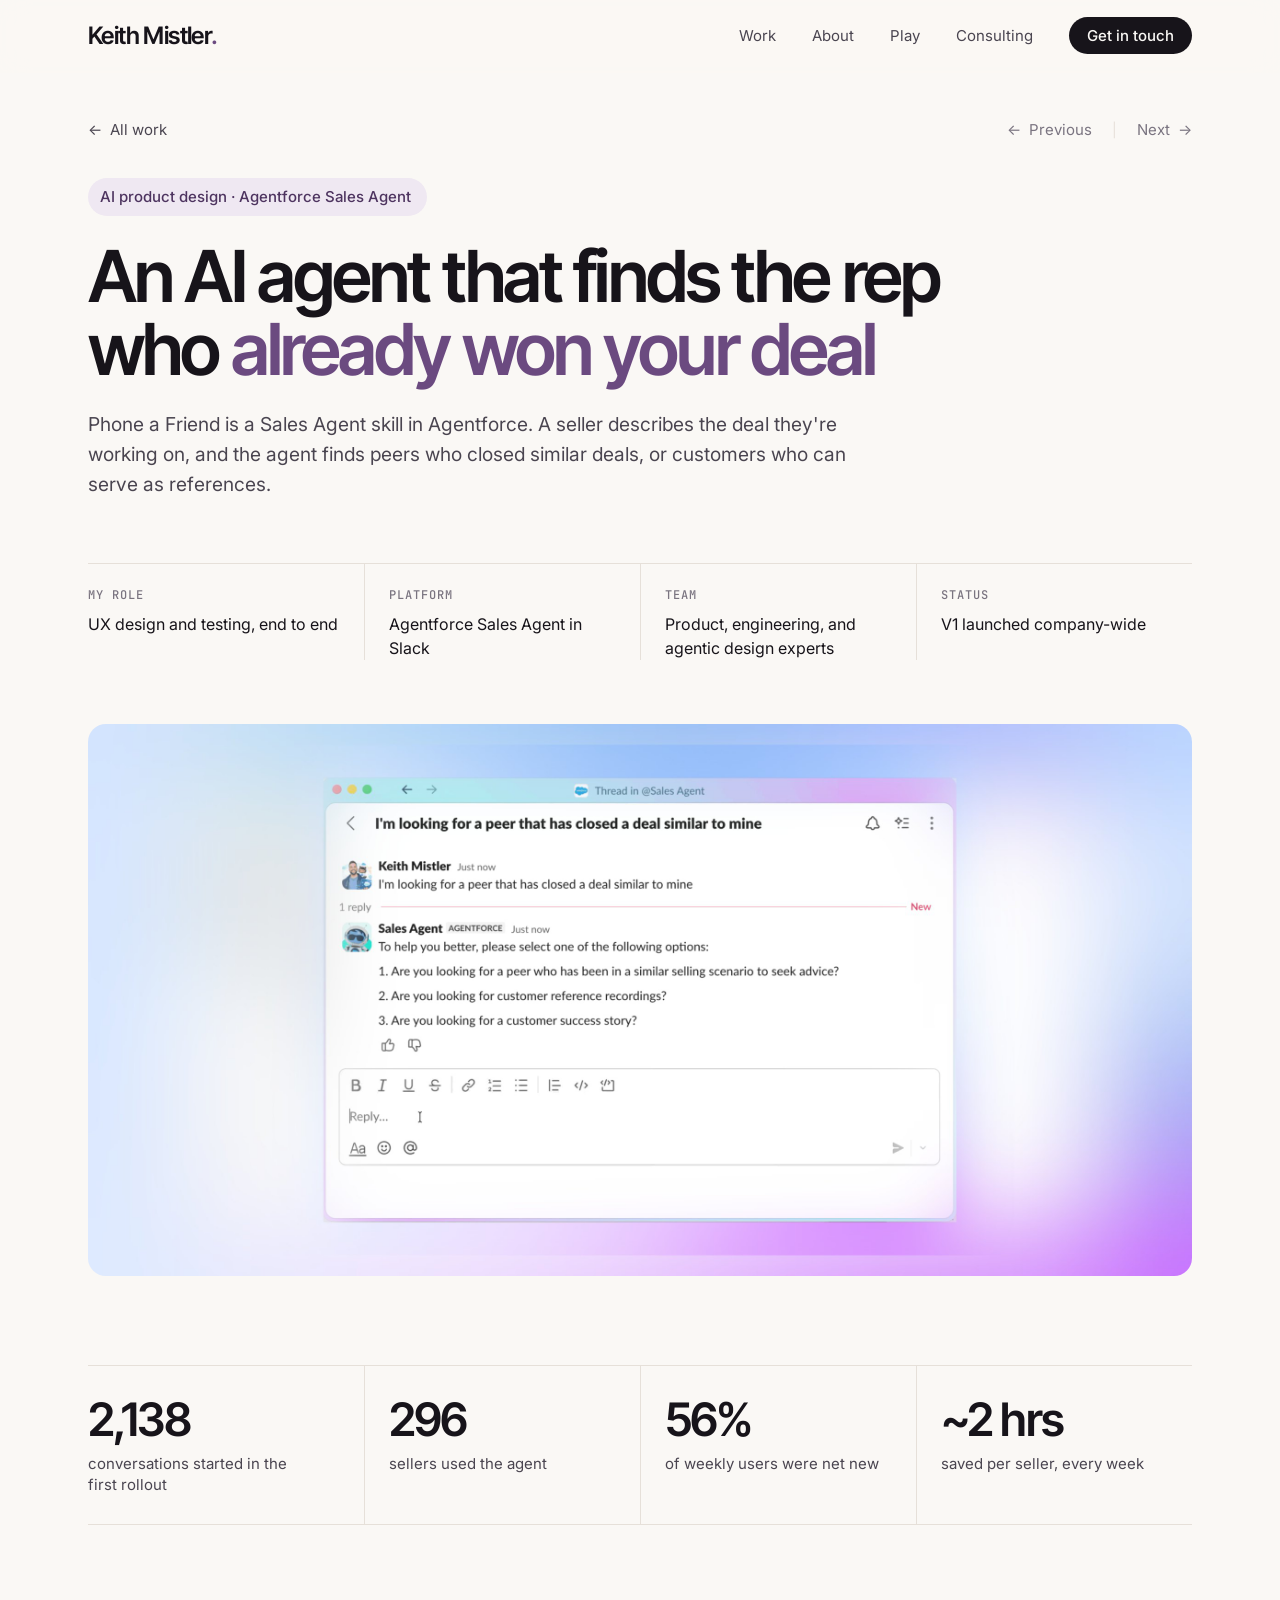
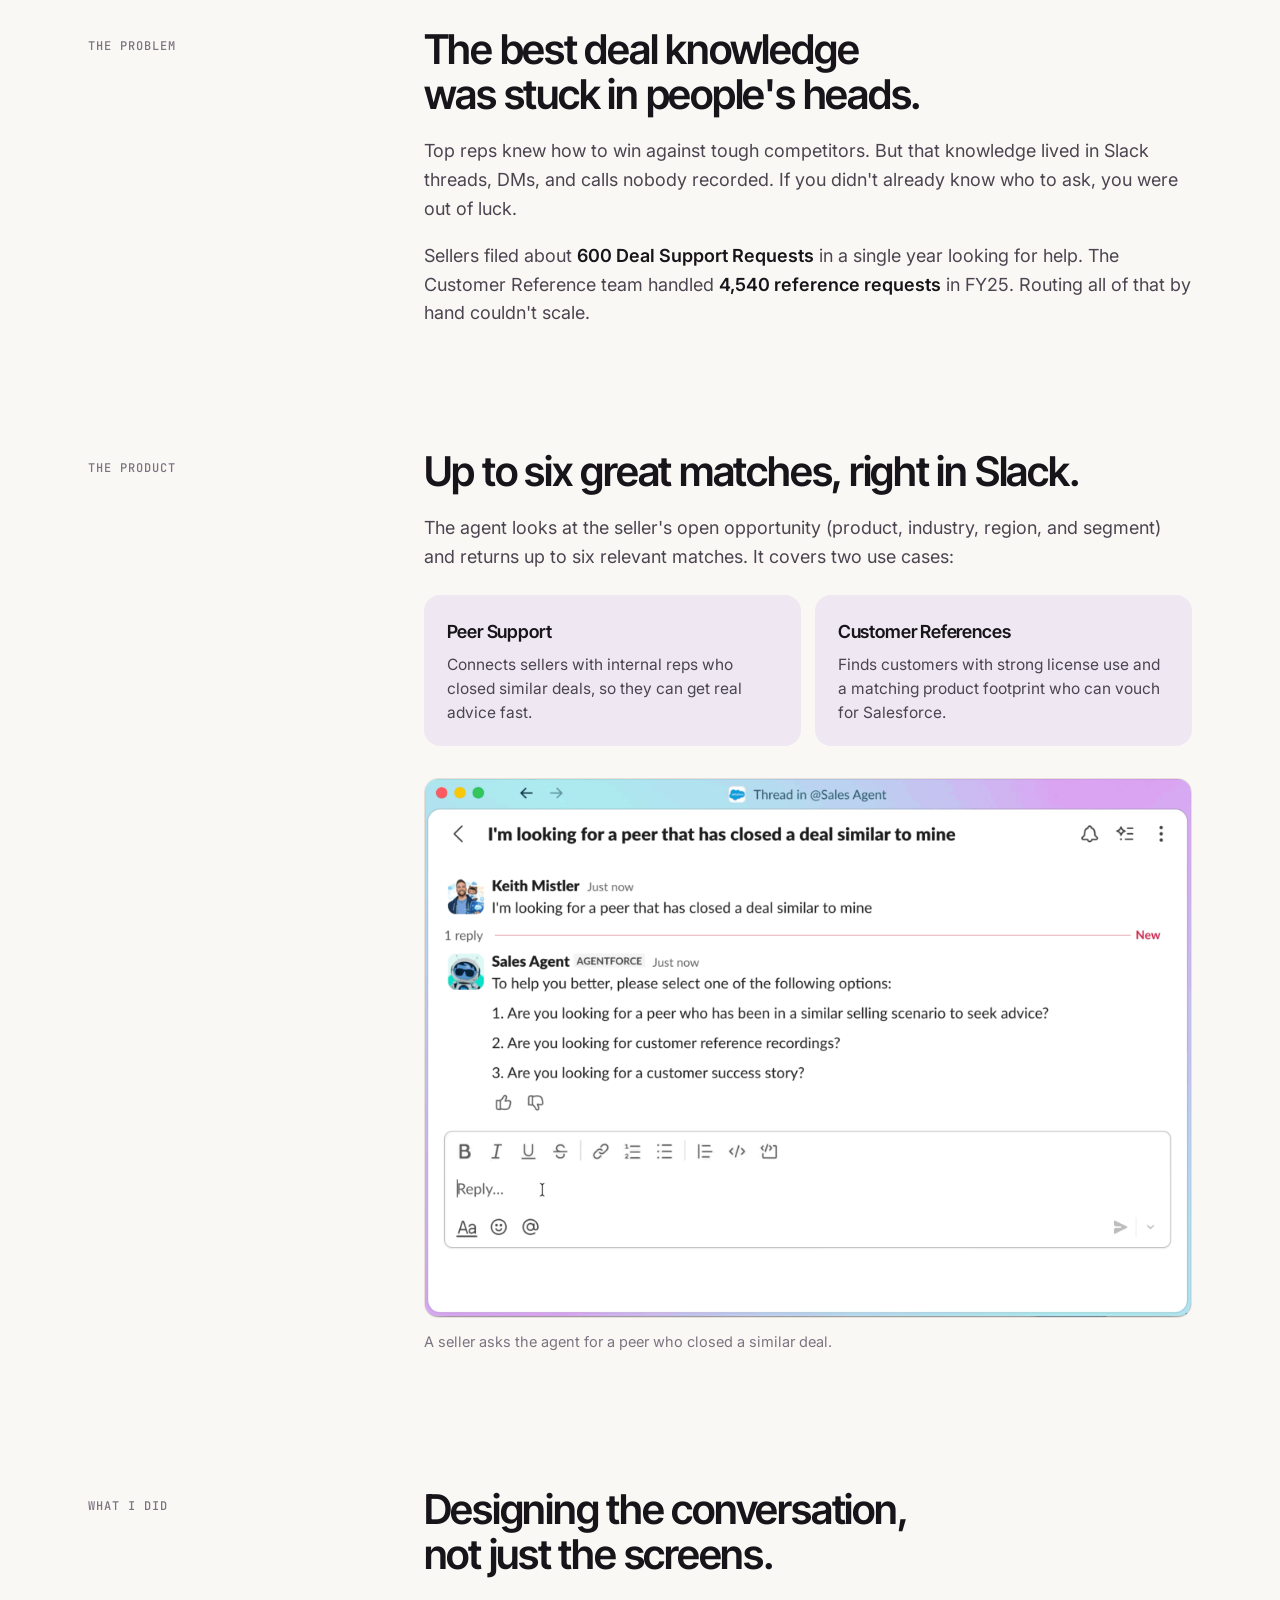
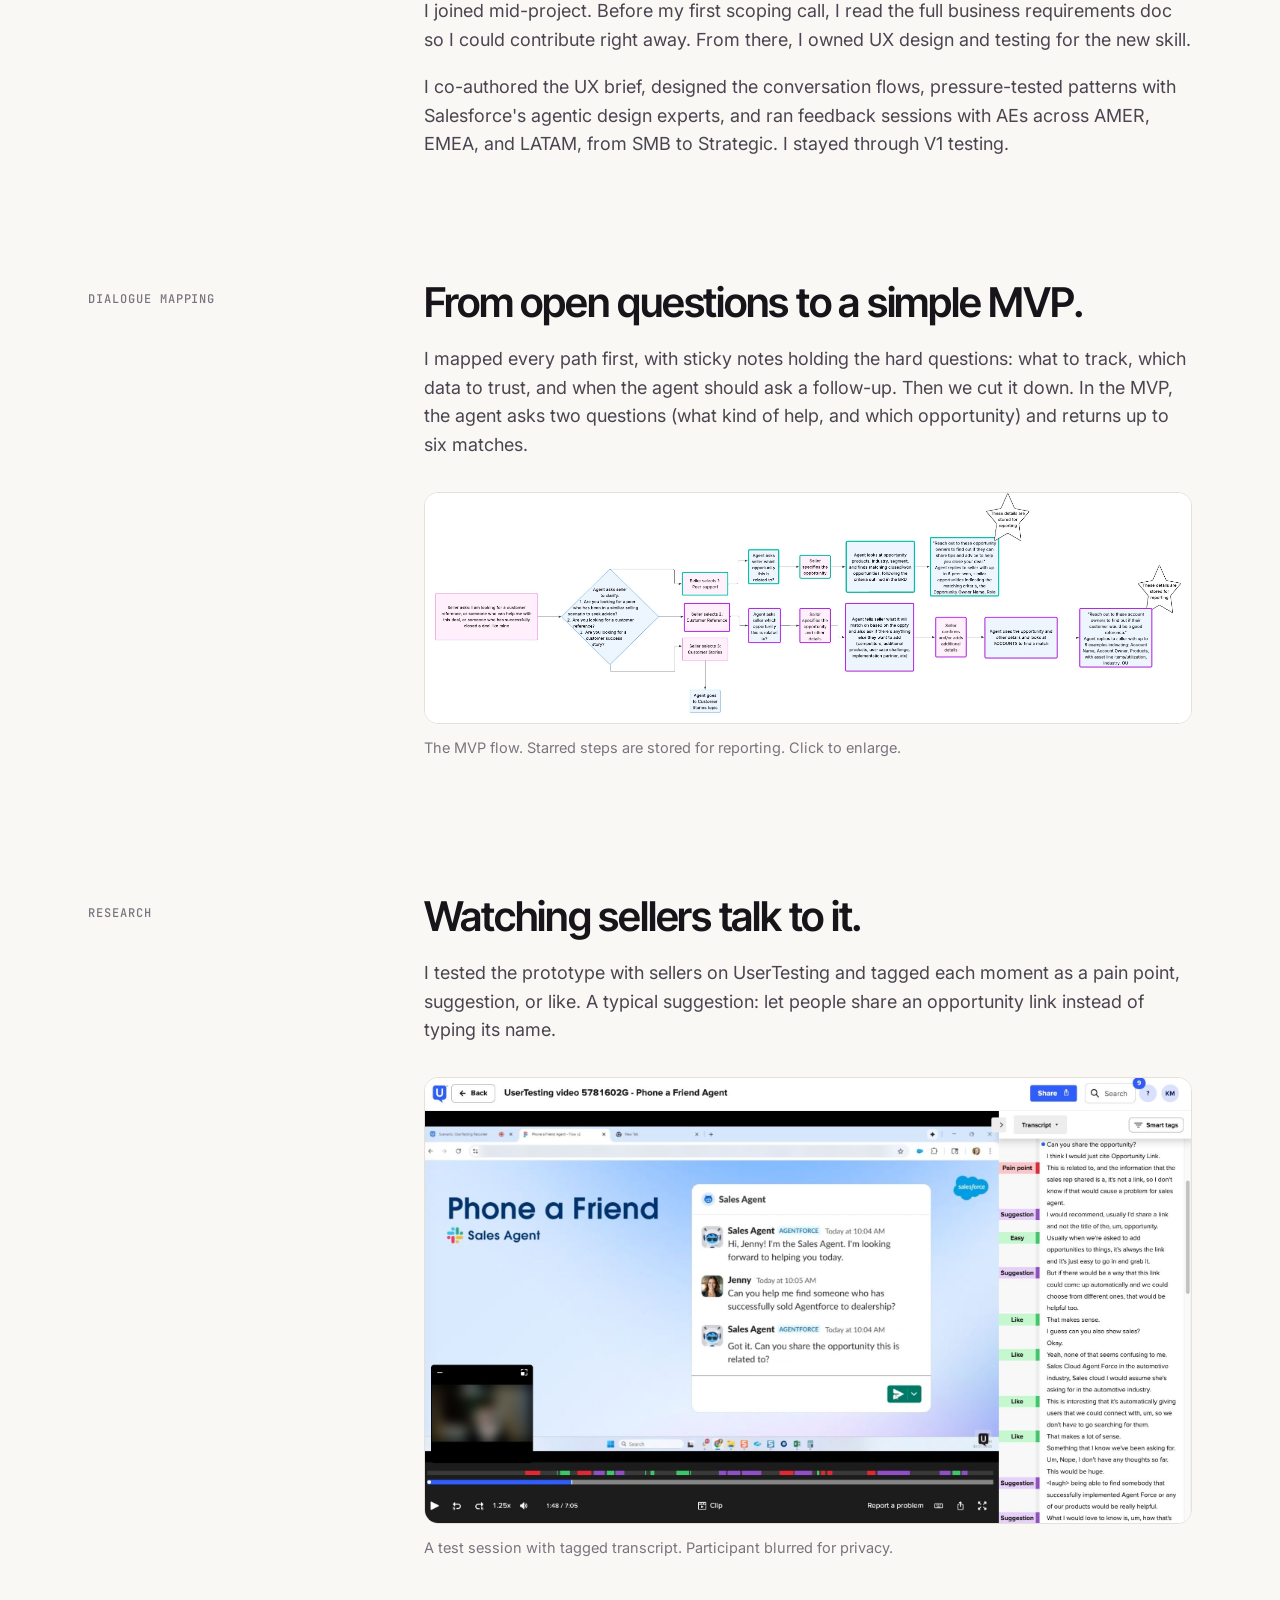
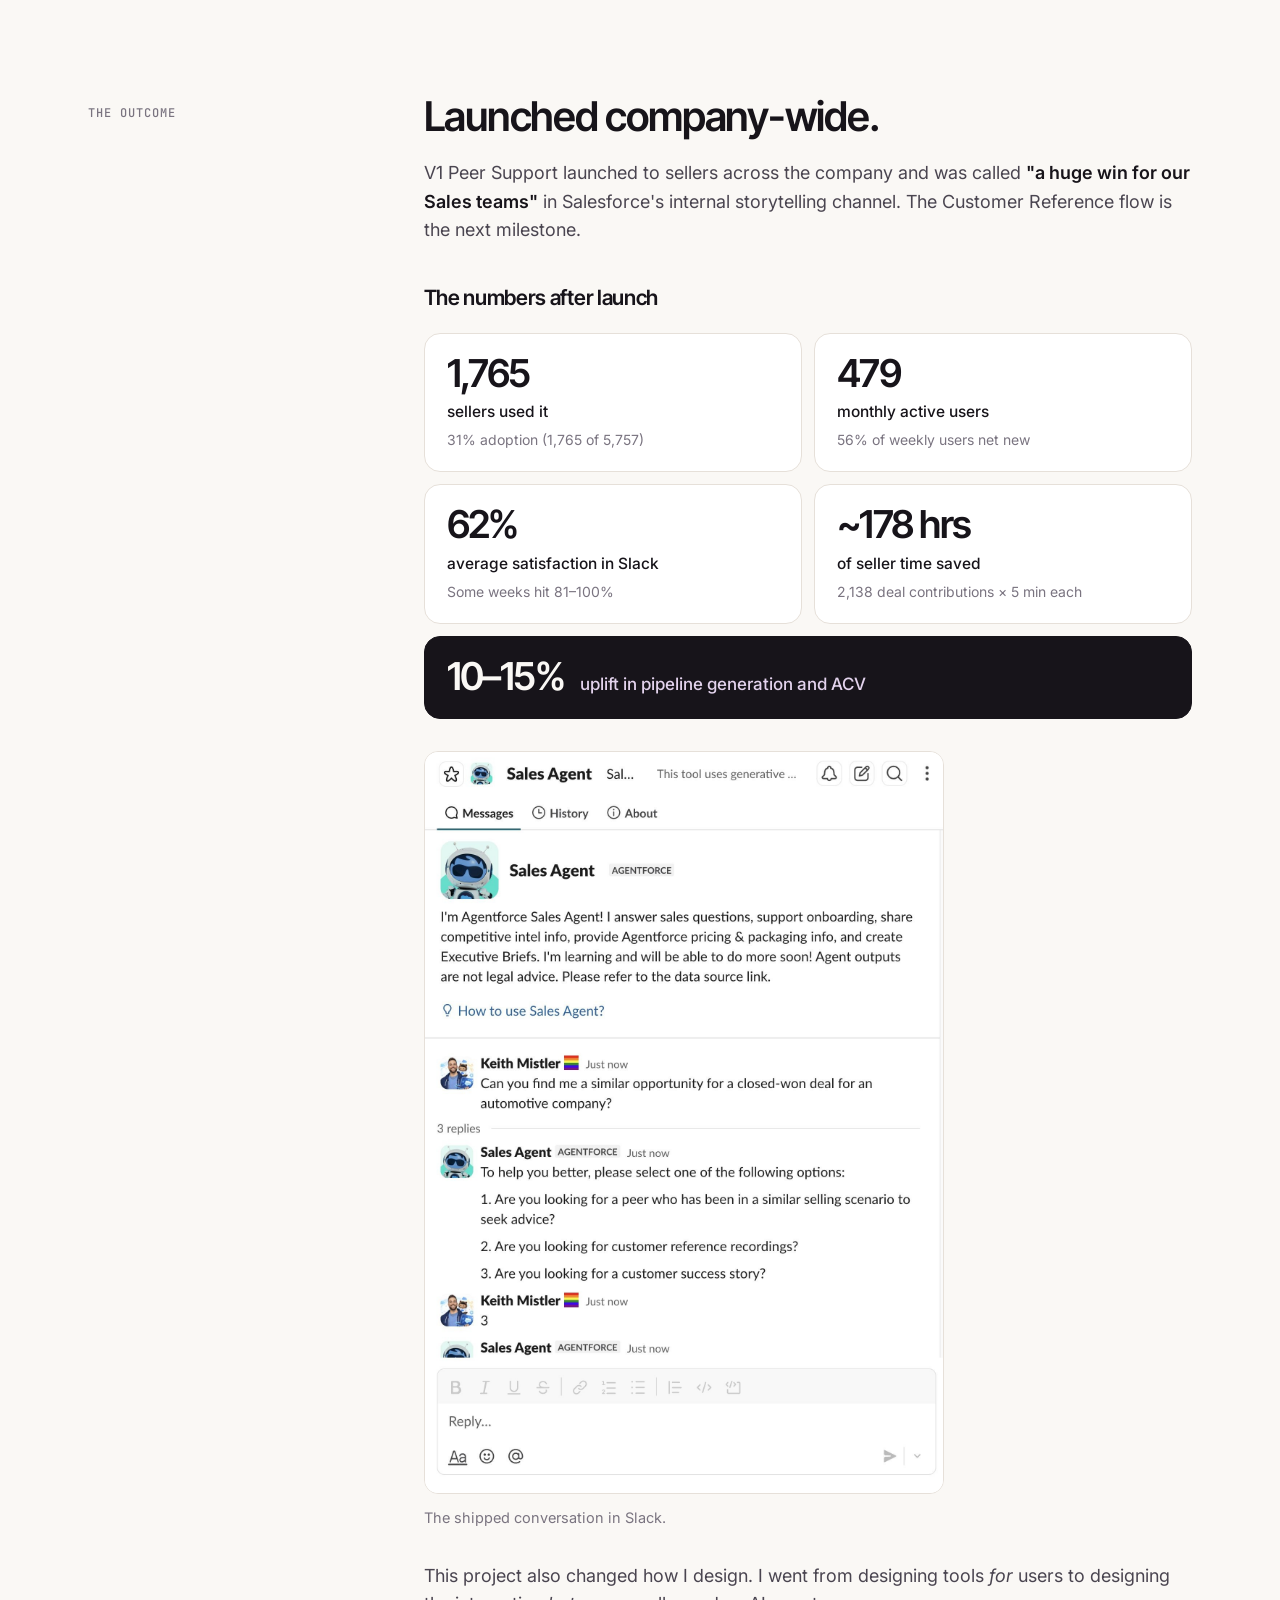
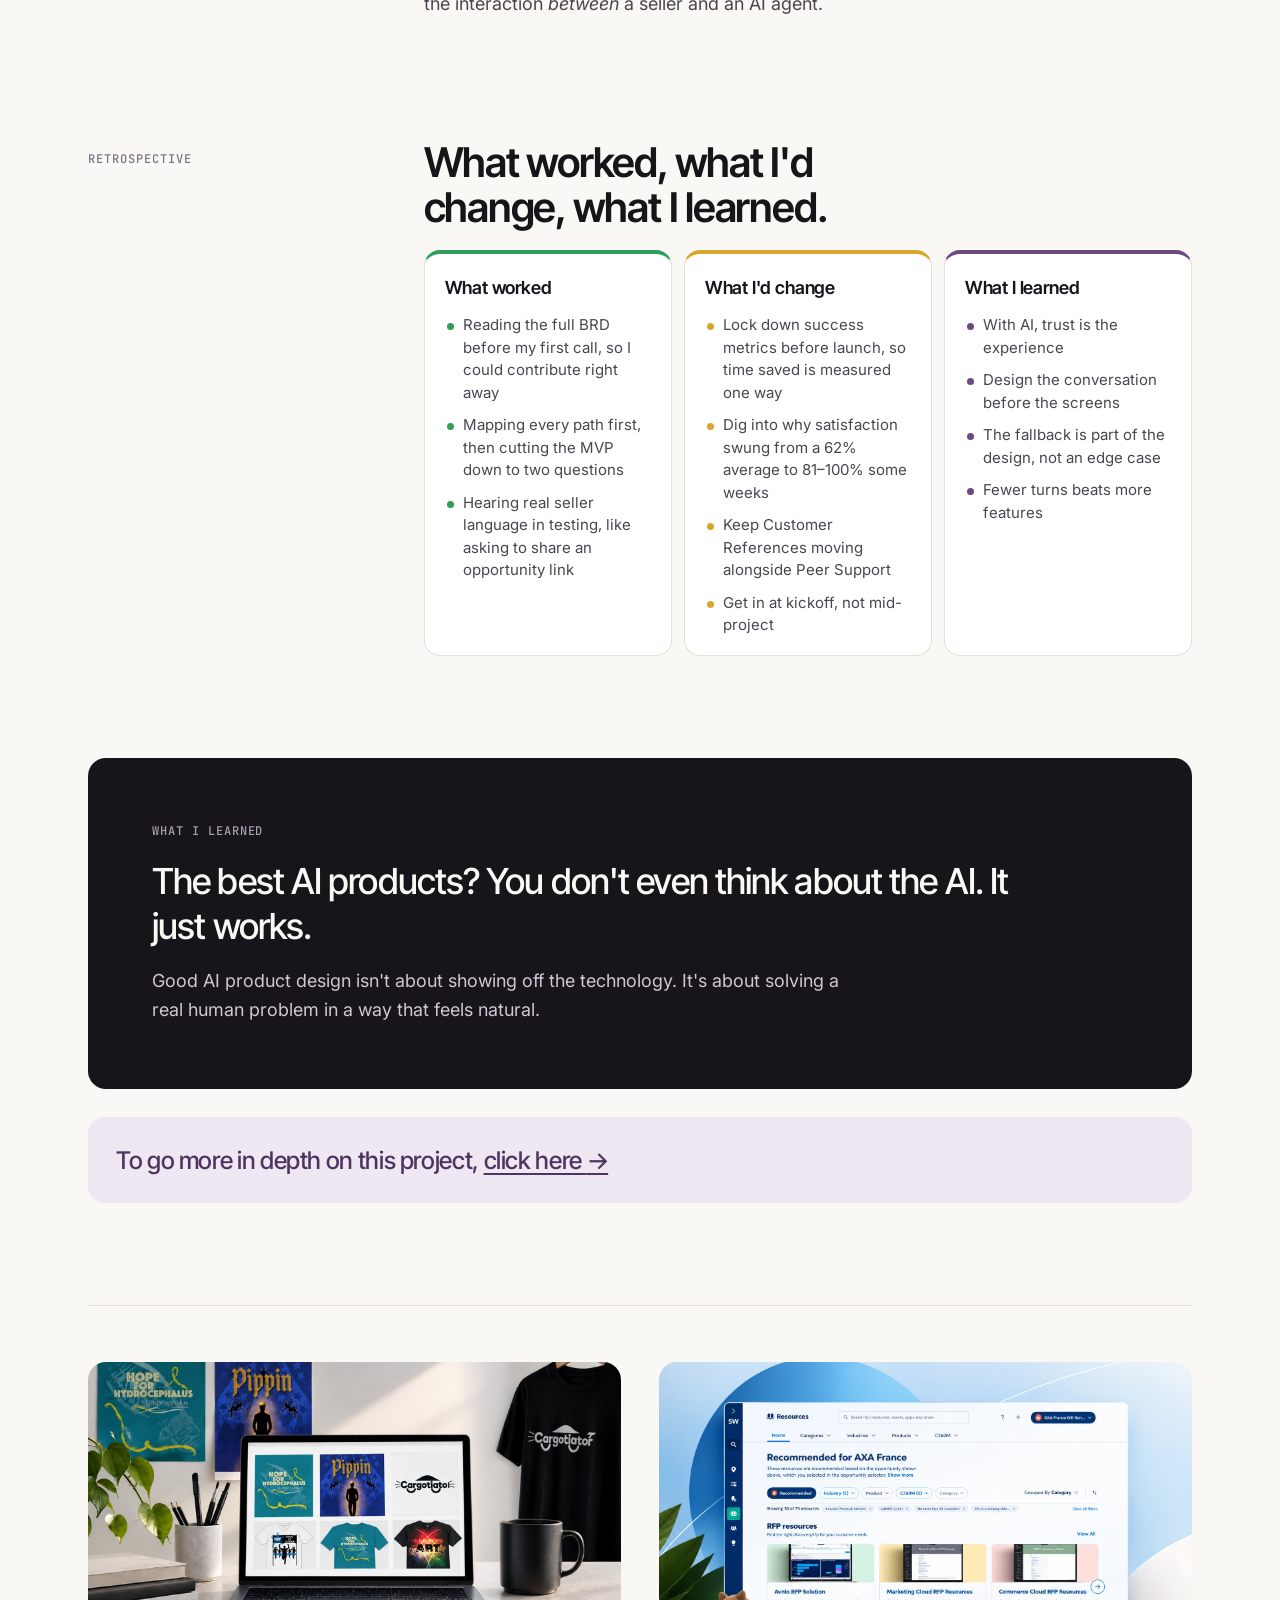
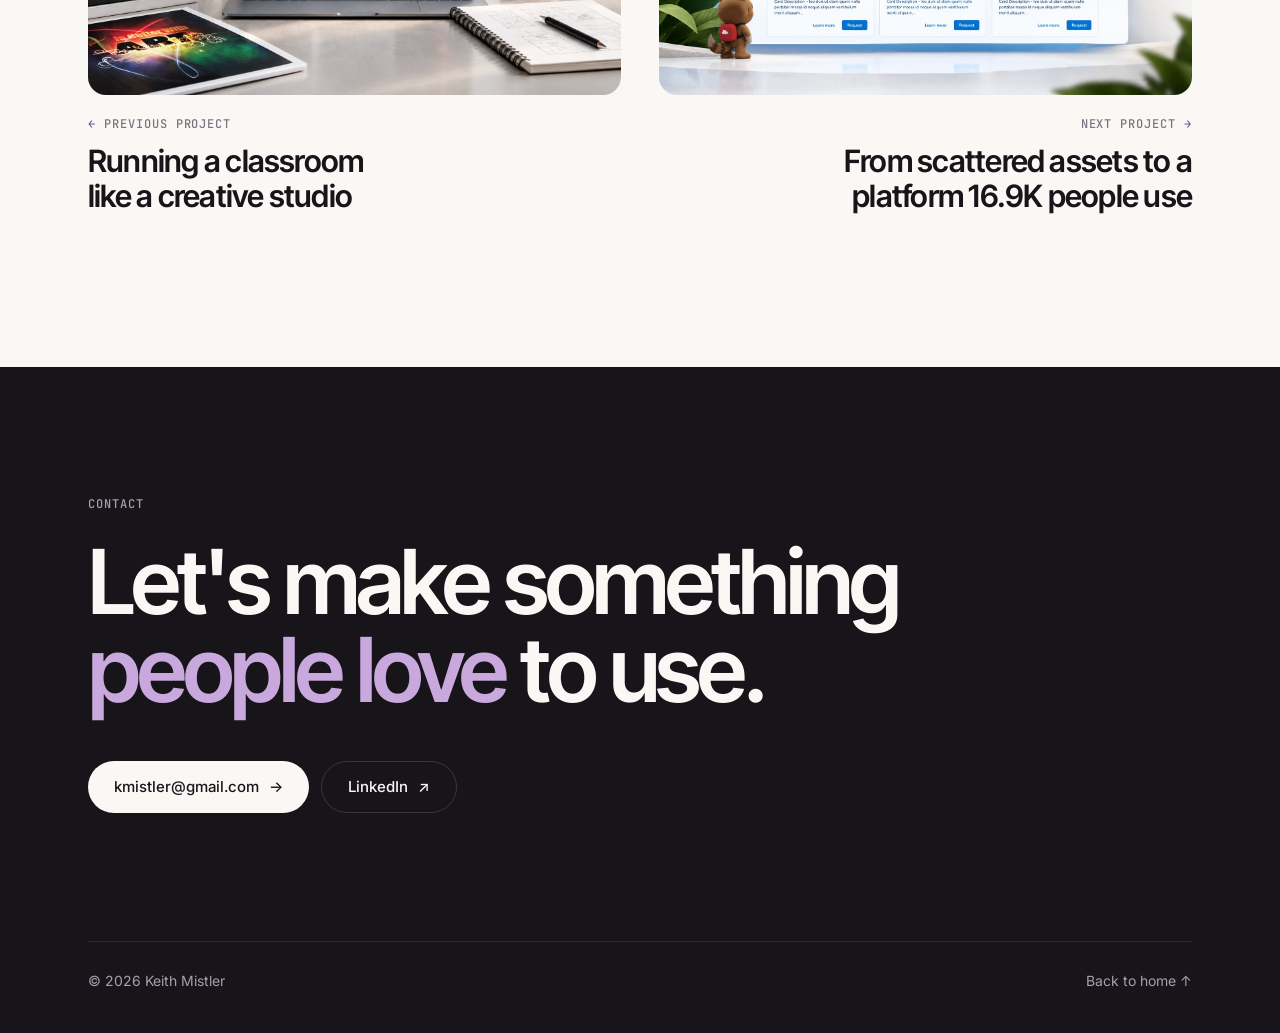
<file: project-phone-a-friend.html>
<!DOCTYPE html>
<html lang="en">
<head>
  <meta charset="UTF-8">
  <meta name="viewport" content="width=device-width, initial-scale=1.0">
  <title>Phone a Friend Agent · Keith Mistler</title>
  <meta name="description" content="Designing an Agentforce Sales Agent skill that connects sellers with peers who closed similar deals.">
  <meta property="og:type" content="website">
  <meta property="og:site_name" content="Keith Mistler">
  <meta property="og:title" content="Phone a Friend Agent · Keith Mistler">
  <meta property="og:description" content="Designing an Agentforce Sales Agent skill that connects sellers with peers who closed similar deals.">
  <meta property="og:url" content="https://keithmistler.com/project-phone-a-friend.html">
  <meta property="og:image" content="https://keithmistler.com/img/og-image.png">
  <meta property="og:image:width" content="1200">
  <meta property="og:image:height" content="630">
  <meta property="og:image:alt" content="Keith Mistler, Senior UX Designer: Designing for happier humans and fewer clicks.">
  <meta name="twitter:card" content="summary_large_image">
  <meta name="twitter:title" content="Phone a Friend Agent · Keith Mistler">
  <meta name="twitter:description" content="Designing an Agentforce Sales Agent skill that connects sellers with peers who closed similar deals.">
  <meta name="twitter:image" content="https://keithmistler.com/img/og-image.png">
  <link rel="icon" type="image/svg+xml" href="favicon.svg">
  <link rel="preconnect" href="https://fonts.googleapis.com">
  <link rel="preconnect" href="https://fonts.gstatic.com" crossorigin>
  <link href="https://fonts.googleapis.com/css2?family=Inter:wght@400;500;600&family=Inter+Tight:wght@500;600&family=JetBrains+Mono:wght@500&display=swap" rel="stylesheet">
  <link rel="stylesheet" href="styles.css">
  <script>document.documentElement.classList.add('js');</script>
</head>
<body>

  <header class="nav" id="nav">
    <div class="wrap nav-inner">
      <a href="index.html" class="wordmark">Keith Mistler<span>.</span></a>
      <button class="menu-btn" id="menuBtn" aria-label="Open menu" aria-expanded="false" aria-controls="navLinks"><span></span><span></span></button>
      <ul class="nav-links" id="navLinks">
        <li><a href="index.html#work">Work</a></li>
        <li><a href="index.html#about">About</a></li>
        <li><a href="index.html#play">Play</a></li>
        <li><a href="consulting.html">Consulting</a></li>
        <li><a href="#contact" class="nav-cta">Get in touch</a></li>
      </ul>
    </div>
  </header>

  <main>
    <section class="cs-hero">
      <div class="wrap">
        <div class="cs-topbar">
          <a href="index.html#work" class="cs-back"><span class="arrow">←</span> All work</a>
          <nav class="cs-pager-mini" aria-label="Project navigation">
            <a href="project-digital-publishing.html" rel="prev"><span class="arrow">←</span> Previous</a>
            <span class="count" aria-hidden="true">|</span>
            <a href="project-solutions-workspace.html" rel="next">Next <span class="arrow">→</span></a>
          </nav>
        </div>
        <div class="status">AI product design · Agentforce Sales Agent</div>
        <h1>An AI agent that finds the rep who <em>already won your deal</em></h1>
        <p class="cs-lede">Phone a Friend is a Sales Agent skill in Agentforce. A seller describes the deal they're working on, and the agent finds peers who closed similar deals, or customers who can serve as references.</p>
        <div class="cs-meta"><div><span class="label">My role</span><p>UX design and testing, end to end</p></div><div><span class="label">Platform</span><p>Agentforce Sales Agent in Slack</p></div><div><span class="label">Team</span><p>Product, engineering, and agentic design experts</p></div><div><span class="label">Status</span><p>V1 launched company-wide</p></div></div>
        <div class="cs-cover"><img src="img/paf-wide.jpg" alt="The Phone a Friend agent responding to a seller in Slack"></div>
      </div>
    </section>

    <div class="wrap">
      <div class="cs-stats reveal"><div><b>2,138</b><span>conversations started in the first rollout</span></div><div><b>296</b><span>sellers used the agent</span></div><div><b>56%</b><span>of weekly users were net new</span></div><div><b>~2 hrs</b><span>saved per seller, every week</span></div></div>

      <section class="cs-section reveal">
        <span class="label">The problem</span>
        <div class="cs-body">
          <h2>The best deal knowledge was stuck in people's heads.</h2>
          <p>Top reps knew how to win against tough competitors. But that knowledge lived in Slack threads, DMs, and calls nobody recorded. If you didn't already know who to ask, you were out of luck.</p>
          <p>Sellers filed about <strong>600 Deal Support Requests</strong> in a single year looking for help. The Customer Reference team handled <strong>4,540 reference requests</strong> in FY25. Routing all of that by hand couldn't scale.</p>
        </div>
      </section>

      <section class="cs-section reveal">
        <span class="label">The product</span>
        <div class="cs-body">
          <h2>Up to six great matches, right in Slack.</h2>
          <p>The agent looks at the seller's open opportunity (product, industry, region, and segment) and returns up to six relevant matches. It covers two use cases:</p>
          <div class="cs-cards">
            <div class="cs-card tint"><h4>Peer Support</h4><p>Connects sellers with internal reps who closed similar deals, so they can get real advice fast.</p></div>
            <div class="cs-card tint"><h4>Customer References</h4><p>Finds customers with strong license use and a matching product footprint who can vouch for Salesforce.</p></div>
          </div>
          <figure class="cs-figure"><img src="agent-demo.gif" alt="A seller asking the Phone a Friend agent for a peer who closed a similar deal" loading="lazy"><figcaption>A seller asks the agent for a peer who closed a similar deal.</figcaption></figure>
        </div>
      </section>

      <section class="cs-section reveal">
        <span class="label">What I did</span>
        <div class="cs-body">
          <h2>Designing the conversation, not just the screens.</h2>
          <p>I joined mid-project. Before my first scoping call, I read the full business requirements doc so I could contribute right away. From there, I owned UX design and testing for the new skill.</p>
          <p>I co-authored the UX brief, designed the conversation flows, pressure-tested patterns with Salesforce's agentic design experts, and ran feedback sessions with AEs across AMER, EMEA, and LATAM, from SMB to Strategic. I stayed through V1 testing.</p>
        </div>
      </section>

      <section class="cs-section reveal">
        <span class="label">Dialogue mapping</span>
        <div class="cs-body">
          <h2>From open questions to a simple MVP.</h2>
          <p>I mapped every path first, with sticky notes holding the hard questions: what to track, which data to trust, and when the agent should ask a follow-up. Then we cut it down. In the MVP, the agent asks two questions (what kind of help, and which opportunity) and returns up to six matches.</p>
          <figure class="cs-figure full"><a href="img/paf-flow-mvp.jpg"><img src="img/paf-flow-mvp.jpg" alt="MVP dialogue flow: the seller asks for help, the agent clarifies peer support, customer reference, or customer stories, asks which opportunity, then returns up to six matches. Starred steps are stored for reporting." loading="lazy"></a><figcaption>The MVP flow. Starred steps are stored for reporting. Click to enlarge.</figcaption></figure>
        </div>
      </section>

      <section class="cs-section reveal">
        <span class="label">Research</span>
        <div class="cs-body">
          <h2>Watching sellers talk to it.</h2>
          <p>I tested the prototype with sellers on UserTesting and tagged each moment as a pain point, suggestion, or like. A typical suggestion: let people share an opportunity link instead of typing its name.</p>
          <figure class="cs-figure"><img src="img/paf-usertesting.jpg" alt="UserTesting session of the Phone a Friend prototype, with the transcript tagged as Pain point, Suggestion, Easy, and Like." loading="lazy"><figcaption>A test session with tagged transcript. Participant blurred for privacy.</figcaption></figure>
        </div>
      </section>

      <section class="cs-section reveal">
        <span class="label">The outcome</span>
        <div class="cs-body">
          <h2>Launched company-wide.</h2>
          <p>V1 Peer Support launched to sellers across the company and was called <strong>"a huge win for our Sales teams"</strong> in Salesforce's internal storytelling channel. The Customer Reference flow is the next milestone.</p>
          <h3>The numbers after launch</h3>
          <div class="cs-metrics">
            <div><b>1,765</b><span>sellers used it</span><em>31% adoption (1,765 of 5,757)</em></div>
            <div><b>479</b><span>monthly active users</span><em>56% of weekly users net new</em></div>
            <div><b>62%</b><span>average satisfaction in Slack</span><em>Some weeks hit 81–100%</em></div>
            <div><b>~178 hrs</b><span>of seller time saved</span><em>2,138 deal contributions × 5 min each</em></div>
            <div class="wide"><b>10–15%</b><span>uplift in pipeline generation and ACV</span></div>
          </div>
          <figure class="cs-figure cs-narrow"><img src="img/paf-final-convo.jpg" alt="The shipped Sales Agent in Slack: Keith asks for a similar closed-won opportunity for an automotive company, and the agent asks whether he wants a peer, a customer reference recording, or a customer success story." loading="lazy"><figcaption>The shipped conversation in Slack.</figcaption></figure>
          <p>This project also changed how I design. I went from designing tools <em>for</em> users to designing the interaction <em>between</em> a seller and an AI agent.</p>
        </div>
      </section>

      <section class="cs-section reveal">
        <span class="label">Retrospective</span>
        <div class="cs-body">
          <h2>What worked, what I'd change, what I learned.</h2>
          <div class="cs-retro">
            <div class="good"><h4>What worked</h4><ul>
              <li>Reading the full BRD before my first call, so I could contribute right away</li>
              <li>Mapping every path first, then cutting the MVP down to two questions</li>
              <li>Hearing real seller language in testing, like asking to share an opportunity link</li>
            </ul></div>
            <div class="change"><h4>What I'd change</h4><ul>
              <li>Lock down success metrics before launch, so time saved is measured one way</li>
              <li>Dig into why satisfaction swung from a 62% average to 81–100% some weeks</li>
              <li>Keep Customer References moving alongside Peer Support</li>
              <li>Get in at kickoff, not mid-project</li>
            </ul></div>
            <div class="learn"><h4>What I learned</h4><ul>
              <li>With AI, trust is the experience</li>
              <li>Design the conversation before the screens</li>
              <li>The fallback is part of the design, not an edge case</li>
              <li>Fewer turns beats more features</li>
            </ul></div>
          </div>
        </div>
      </section>

      <div class="cs-lesson reveal">
        <span class="label">What I learned</span>
        <p>The best AI products? You don't even think about the AI. It just works.</p><p>Good AI product design isn't about showing off the technology. It's about solving a real human problem in a way that feels natural.</p>
      </div>


      <div class="cs-callout reveal">
        To go more in depth on this project, <a href="phone-a-friend-walkthrough.html" style="color:inherit;text-decoration:underline;text-underline-offset:4px">click here <span class="arrow">→</span></a>
      </div>

      <nav class="cs-pager reveal" aria-label="More projects">
        <a href="project-digital-publishing.html" class="cs-pager-card prev">
          <div class="media"><img src="img/dp.jpg" alt="" loading="lazy"></div>
          <span class="label"><span class="num">←</span> Previous project</span>
          <h3>Running a classroom like a creative studio</h3>
        </a>
        <a href="project-solutions-workspace.html" class="cs-pager-card next">
          <div class="media"><img src="img/sw-cover-2026.jpg" alt="" loading="lazy"></div>
          <span class="label">Next project <span class="num">→</span></span>
          <h3>From scattered assets to a platform 16.9K people use</h3>
        </a>
      </nav>
    </div>
  </main>

  <footer class="contact" id="contact">
    <div class="wrap">
      <span class="label">Contact</span>
      <h2>Let's make something <em>people love</em> to use.</h2>
      <div class="contact-links">
        <a href="mailto:kmistler@gmail.com" class="btn btn-primary">kmistler@gmail.com <span class="arrow">→</span></a>
        <a href="https://www.linkedin.com/in/kmarchmistler" target="_blank" rel="noopener" class="btn btn-ghost">LinkedIn <span class="arrow">↗</span></a>
      </div>
      <div class="footer">
        <span>© 2026 Keith Mistler</span>
        <a href="index.html">Back to home ↑</a>
      </div>
    </div>
  </footer>

  <script>
    const nav = document.getElementById('nav');
    const onScroll = () => nav.classList.toggle('scrolled', window.scrollY > 8);
    window.addEventListener('scroll', onScroll, { passive: true });
    onScroll();
    const btn = document.getElementById('menuBtn');
    const links = document.getElementById('navLinks');
    btn.addEventListener('click', () => {
      const open = btn.getAttribute('aria-expanded') === 'true';
      btn.setAttribute('aria-expanded', String(!open));
      links.classList.toggle('open', !open);
    });
    links.querySelectorAll('a').forEach(a => a.addEventListener('click', () => {
      btn.setAttribute('aria-expanded', 'false');
      links.classList.remove('open');
    }));
    const io = new IntersectionObserver(entries => {
      entries.forEach(e => { if (e.isIntersecting) { e.target.classList.add('in'); io.unobserve(e.target); } });
    }, { rootMargin: '0px 0px -8% 0px', threshold: 0.06 });
    document.querySelectorAll('.reveal').forEach(el => io.observe(el));
    document.addEventListener('keydown', e => {
      if (e.target.closest('input, textarea') || e.metaKey || e.ctrlKey || e.altKey || document.querySelector('.lb:not([hidden])')) return;
      if (e.key === 'ArrowLeft') location.href = 'project-digital-publishing.html';
      if (e.key === 'ArrowRight') location.href = 'project-solutions-workspace.html';
    });
  </script>
  <script src="lightbox.js"></script>
</body>
</html>
</file>
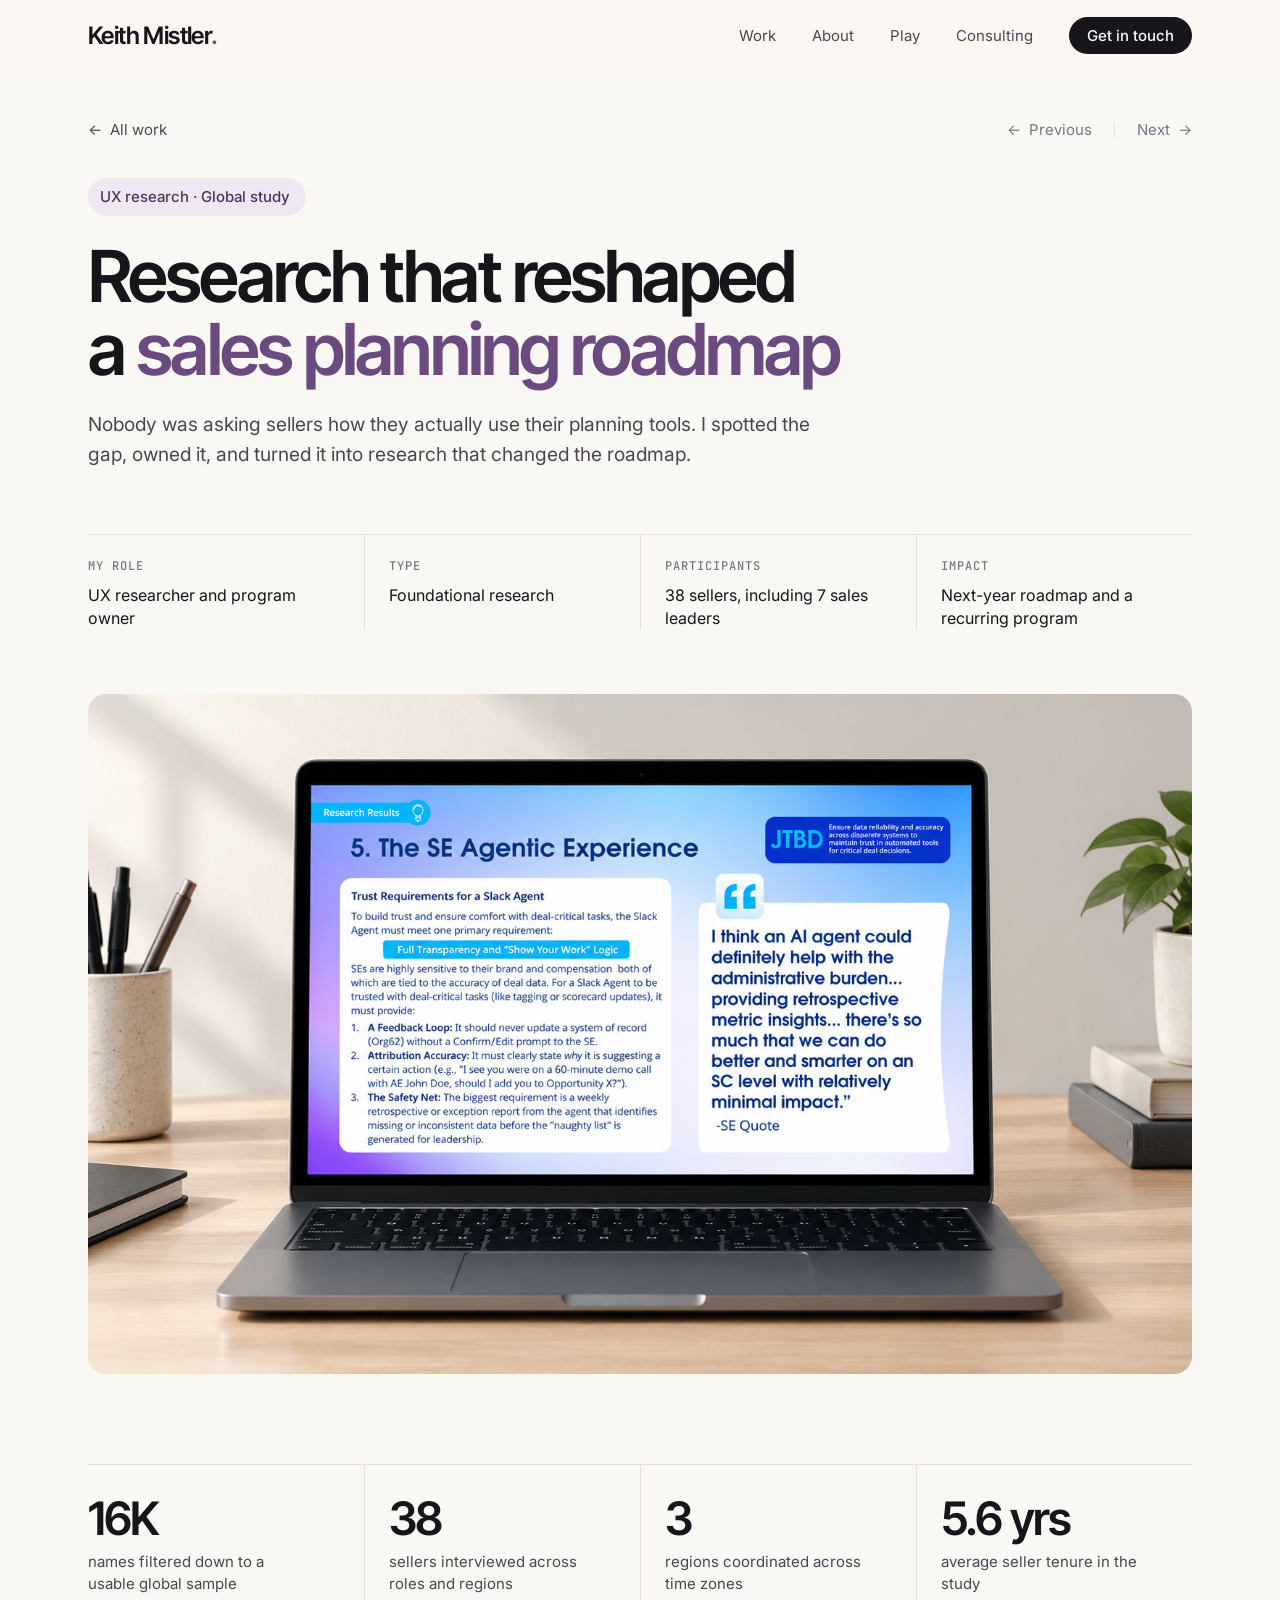
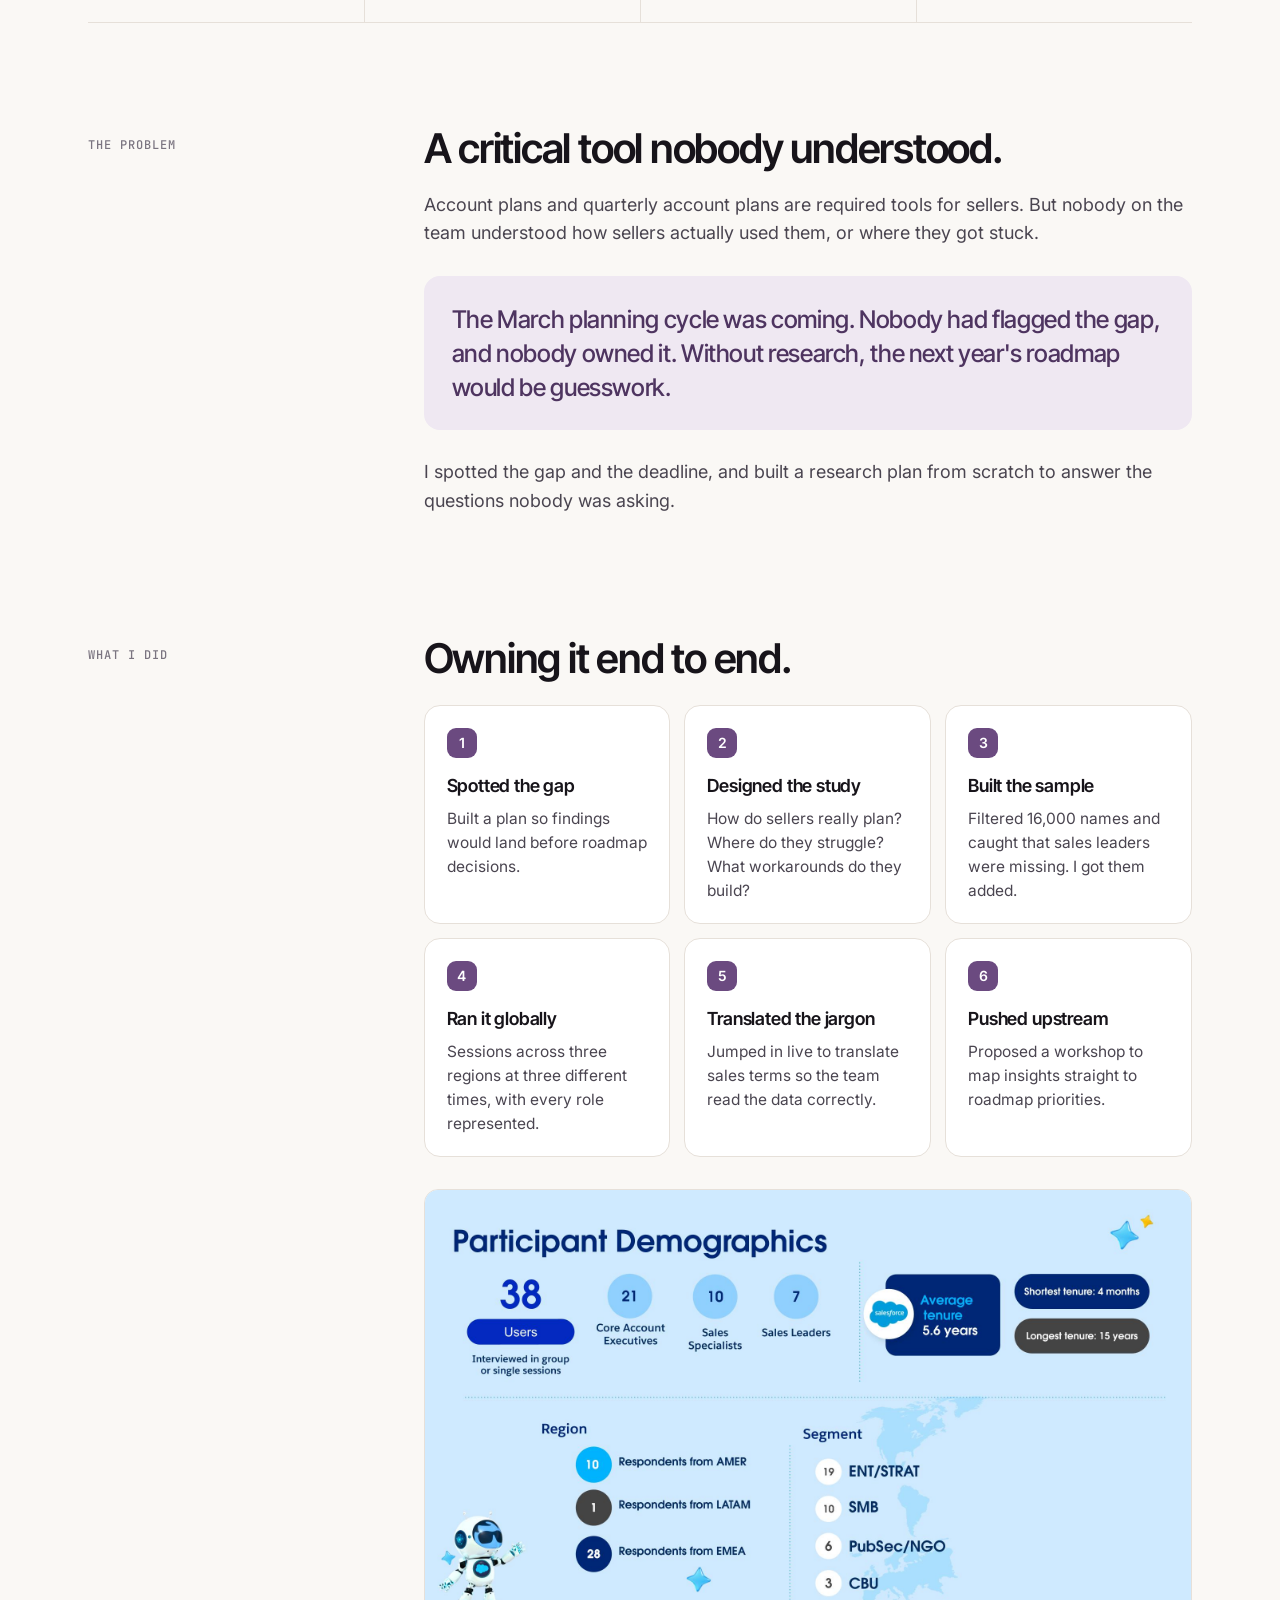
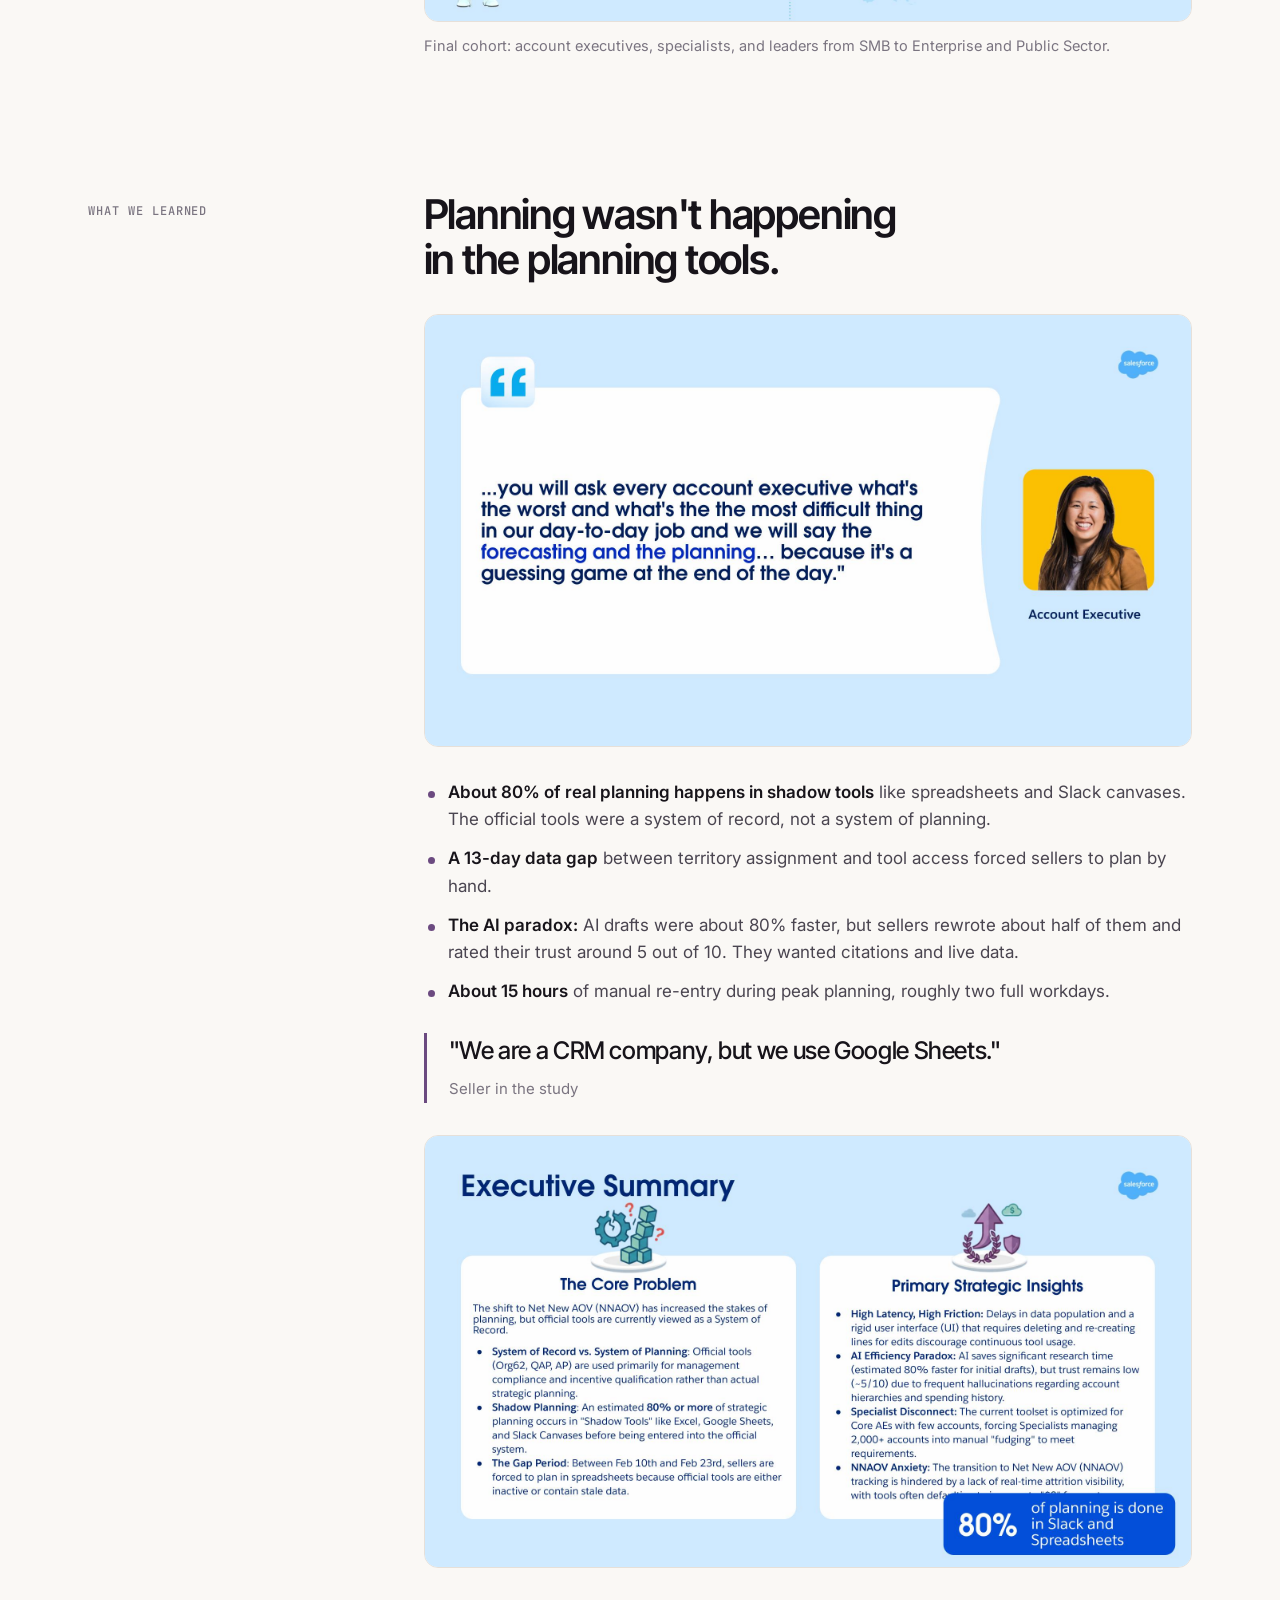
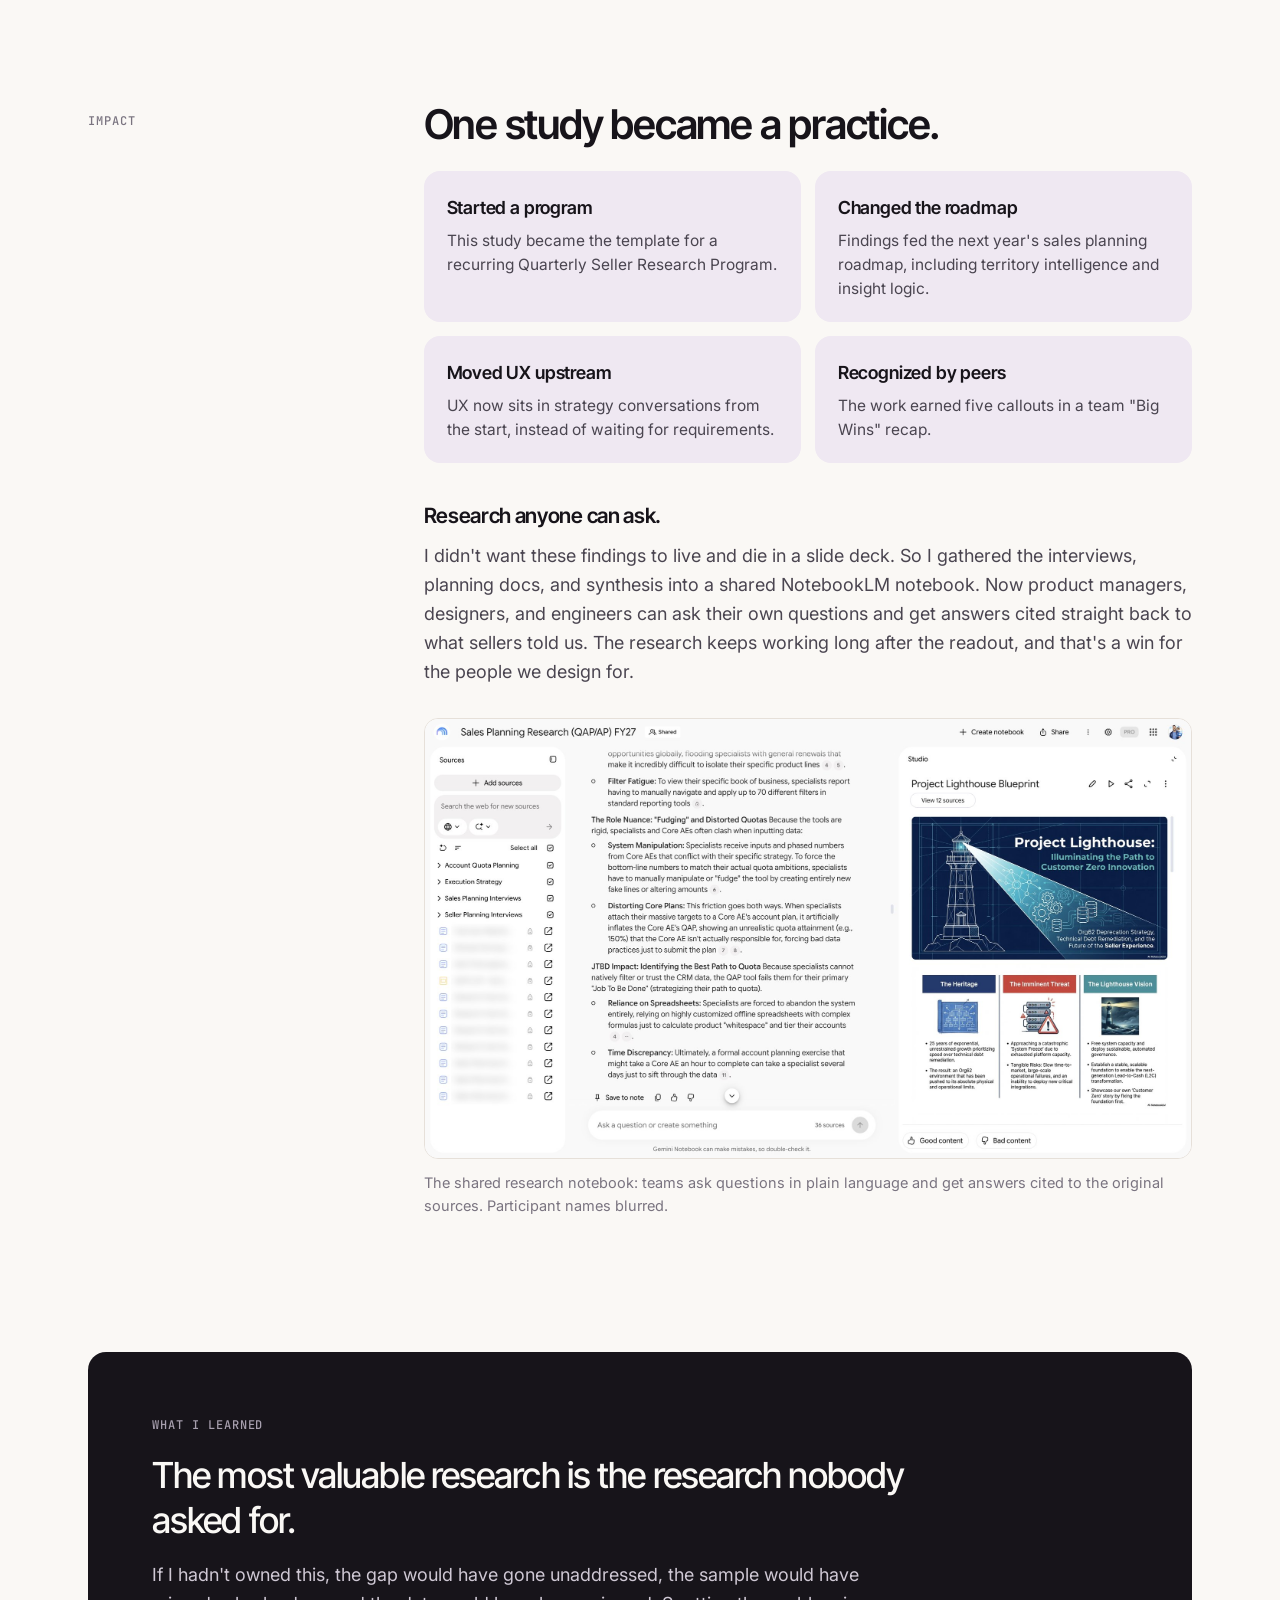
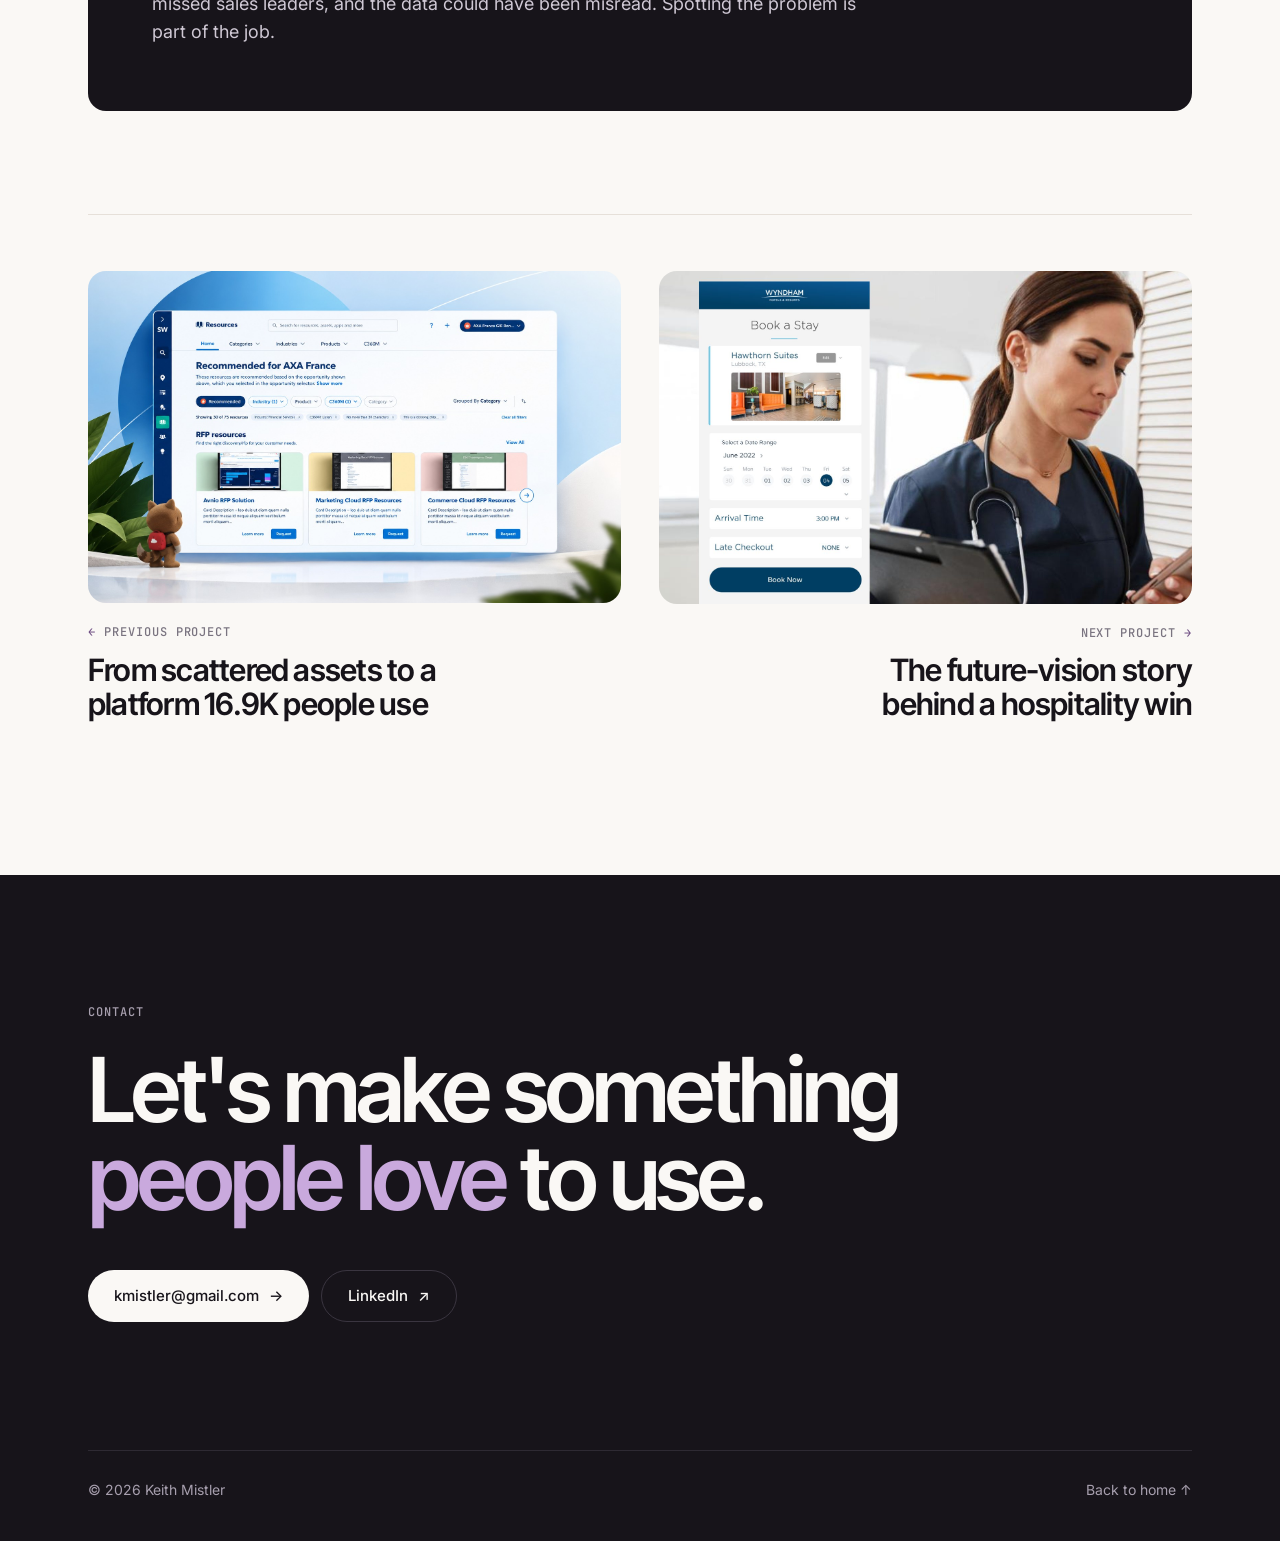
<file: project-sales-planning.html>
<!DOCTYPE html>
<html lang="en">
<head>
  <meta charset="UTF-8">
  <meta name="viewport" content="width=device-width, initial-scale=1.0">
  <title>Sales Planning Research · Keith Mistler</title>
  <meta name="description" content="A global research study with 38 sellers that shaped a sales planning roadmap and became a recurring program.">
  <meta property="og:type" content="website">
  <meta property="og:site_name" content="Keith Mistler">
  <meta property="og:title" content="Sales Planning Research · Keith Mistler">
  <meta property="og:description" content="A global research study with 38 sellers that shaped a sales planning roadmap and became a recurring program.">
  <meta property="og:url" content="https://keithmistler.com/project-sales-planning.html">
  <meta property="og:image" content="https://keithmistler.com/img/og-image.png">
  <meta property="og:image:width" content="1200">
  <meta property="og:image:height" content="630">
  <meta property="og:image:alt" content="Keith Mistler, Senior UX Designer: Designing for happier humans and fewer clicks.">
  <meta name="twitter:card" content="summary_large_image">
  <meta name="twitter:title" content="Sales Planning Research · Keith Mistler">
  <meta name="twitter:description" content="A global research study with 38 sellers that shaped a sales planning roadmap and became a recurring program.">
  <meta name="twitter:image" content="https://keithmistler.com/img/og-image.png">
  <link rel="icon" type="image/svg+xml" href="favicon.svg">
  <link rel="preconnect" href="https://fonts.googleapis.com">
  <link rel="preconnect" href="https://fonts.gstatic.com" crossorigin>
  <link href="https://fonts.googleapis.com/css2?family=Inter:wght@400;500;600&family=Inter+Tight:wght@500;600&family=JetBrains+Mono:wght@500&display=swap" rel="stylesheet">
  <link rel="stylesheet" href="styles.css">
  <script>document.documentElement.classList.add('js');</script>
</head>
<body>

  <header class="nav" id="nav">
    <div class="wrap nav-inner">
      <a href="index.html" class="wordmark">Keith Mistler<span>.</span></a>
      <button class="menu-btn" id="menuBtn" aria-label="Open menu" aria-expanded="false" aria-controls="navLinks"><span></span><span></span></button>
      <ul class="nav-links" id="navLinks">
        <li><a href="index.html#work">Work</a></li>
        <li><a href="index.html#about">About</a></li>
        <li><a href="index.html#play">Play</a></li>
        <li><a href="consulting.html">Consulting</a></li>
        <li><a href="#contact" class="nav-cta">Get in touch</a></li>
      </ul>
    </div>
  </header>

  <main>
    <section class="cs-hero">
      <div class="wrap">
        <div class="cs-topbar">
          <a href="index.html#work" class="cs-back"><span class="arrow">←</span> All work</a>
          <nav class="cs-pager-mini" aria-label="Project navigation">
            <a href="project-solutions-workspace.html" rel="prev"><span class="arrow">←</span> Previous</a>
            <span class="count" aria-hidden="true">|</span>
            <a href="project-wyndham.html" rel="next">Next <span class="arrow">→</span></a>
          </nav>
        </div>
        <div class="status">UX research · Global study</div>
        <h1>Research that reshaped a <em>sales planning roadmap</em></h1>
        <p class="cs-lede">Nobody was asking sellers how they actually use their planning tools. I spotted the gap, owned it, and turned it into research that changed the roadmap.</p>
        <div class="cs-meta"><div><span class="label">My role</span><p>UX researcher and program owner</p></div><div><span class="label">Type</span><p>Foundational research</p></div><div><span class="label">Participants</span><p>38 sellers, including 7 sales leaders</p></div><div><span class="label">Impact</span><p>Next-year roadmap and a recurring program</p></div></div>
        <div class="cs-cover"><img src="sales-planning-cover.png" alt="Sales planning research cover"></div>
      </div>
    </section>

    <div class="wrap">
      <div class="cs-stats reveal"><div><b>16K</b><span>names filtered down to a usable global sample</span></div><div><b>38</b><span>sellers interviewed across roles and regions</span></div><div><b>3</b><span>regions coordinated across time zones</span></div><div><b>5.6 yrs</b><span>average seller tenure in the study</span></div></div>

      <section class="cs-section reveal">
        <span class="label">The problem</span>
        <div class="cs-body">
          <h2>A critical tool nobody understood.</h2>
          <p>Account plans and quarterly account plans are required tools for sellers. But nobody on the team understood how sellers actually used them, or where they got stuck.</p>
          <div class="cs-callout">The March planning cycle was coming. Nobody had flagged the gap, and nobody owned it. Without research, the next year's roadmap would be guesswork.</div>
          <p>I spotted the gap and the deadline, and built a research plan from scratch to answer the questions nobody was asking.</p>
        </div>
      </section>

      <section class="cs-section reveal">
        <span class="label">What I did</span>
        <div class="cs-body">
          <h2>Owning it end to end.</h2>
          <div class="cs-cards three">
            <div class="cs-card"><span class="n">1</span><h4>Spotted the gap</h4><p>Built a plan so findings would land before roadmap decisions.</p></div>
            <div class="cs-card"><span class="n">2</span><h4>Designed the study</h4><p>How do sellers really plan? Where do they struggle? What workarounds do they build?</p></div>
            <div class="cs-card"><span class="n">3</span><h4>Built the sample</h4><p>Filtered 16,000 names and caught that sales leaders were missing. I got them added.</p></div>
            <div class="cs-card"><span class="n">4</span><h4>Ran it globally</h4><p>Sessions across three regions at three different times, with every role represented.</p></div>
            <div class="cs-card"><span class="n">5</span><h4>Translated the jargon</h4><p>Jumped in live to translate sales terms so the team read the data correctly.</p></div>
            <div class="cs-card"><span class="n">6</span><h4>Pushed upstream</h4><p>Proposed a workshop to map insights straight to roadmap priorities.</p></div>
          </div>
          <figure class="cs-figure"><img src="research-demographics.jpg" alt="Participant demographics: 38 sellers across roles and regions" loading="lazy"><figcaption>Final cohort: account executives, specialists, and leaders from SMB to Enterprise and Public Sector.</figcaption></figure>
        </div>
      </section>

      <section class="cs-section reveal">
        <span class="label">What we learned</span>
        <div class="cs-body">
          <h2>Planning wasn't happening in the planning tools.</h2>
          <figure class="cs-figure"><img src="research-quote.jpg" alt="Seller quote: forecasting and planning is a guessing game" loading="lazy"></figure>
          <ul>
            <li><strong>About 80% of real planning happens in shadow tools</strong> like spreadsheets and Slack canvases. The official tools were a system of record, not a system of planning.</li>
            <li><strong>A 13-day data gap</strong> between territory assignment and tool access forced sellers to plan by hand.</li>
            <li><strong>The AI paradox:</strong> AI drafts were about 80% faster, but sellers rewrote about half of them and rated their trust around 5 out of 10. They wanted citations and live data.</li>
            <li><strong>About 15 hours</strong> of manual re-entry during peak planning, roughly two full workdays.</li>
          </ul>
          <div class="cs-quote"><p>"We are a CRM company, but we use Google Sheets."</p><cite>Seller in the study</cite></div>
          <figure class="cs-figure"><img src="research-executive-summary.jpg" alt="Executive summary of the research" loading="lazy"></figure>
        </div>
      </section>

      <section class="cs-section reveal">
        <span class="label">Impact</span>
        <div class="cs-body">
          <h2>One study became a practice.</h2>
          <div class="cs-cards">
            <div class="cs-card tint"><h4>Started a program</h4><p>This study became the template for a recurring Quarterly Seller Research Program.</p></div>
            <div class="cs-card tint"><h4>Changed the roadmap</h4><p>Findings fed the next year's sales planning roadmap, including territory intelligence and insight logic.</p></div>
            <div class="cs-card tint"><h4>Moved UX upstream</h4><p>UX now sits in strategy conversations from the start, instead of waiting for requirements.</p></div>
            <div class="cs-card tint"><h4>Recognized by peers</h4><p>The work earned five callouts in a team "Big Wins" recap.</p></div>
          </div>
          <h3>Research anyone can ask.</h3>
          <p>I didn't want these findings to live and die in a slide deck. So I gathered the interviews, planning docs, and synthesis into a shared NotebookLM notebook. Now product managers, designers, and engineers can ask their own questions and get answers cited straight back to what sellers told us. The research keeps working long after the readout, and that's a win for the people we design for.</p>
          <figure class="cs-figure"><img src="img/research-notebooklm.jpg" alt="Shared NotebookLM notebook for the sales planning research, showing a cited answer about seller pain points and a generated project overview" loading="lazy"><figcaption>The shared research notebook: teams ask questions in plain language and get answers cited to the original sources. Participant names blurred.</figcaption></figure>
        </div>
      </section>

      <div class="cs-lesson reveal">
        <span class="label">What I learned</span>
        <p>The most valuable research is the research nobody asked for.</p><p>If I hadn't owned this, the gap would have gone unaddressed, the sample would have missed sales leaders, and the data could have been misread. Spotting the problem is part of the job.</p>
      </div>


      <nav class="cs-pager reveal" aria-label="More projects">
        <a href="project-solutions-workspace.html" class="cs-pager-card prev">
          <div class="media"><img src="img/sw-cover-2026.jpg" alt="" loading="lazy"></div>
          <span class="label"><span class="num">←</span> Previous project</span>
          <h3>From scattered assets to a platform 16.9K people use</h3>
        </a>
        <a href="project-wyndham.html" class="cs-pager-card next">
          <div class="media"><img src="img/wy.jpg" alt="" loading="lazy"></div>
          <span class="label">Next project <span class="num">→</span></span>
          <h3>The future-vision story behind a hospitality win</h3>
        </a>
      </nav>
    </div>
  </main>

  <footer class="contact" id="contact">
    <div class="wrap">
      <span class="label">Contact</span>
      <h2>Let's make something <em>people love</em> to use.</h2>
      <div class="contact-links">
        <a href="mailto:kmistler@gmail.com" class="btn btn-primary">kmistler@gmail.com <span class="arrow">→</span></a>
        <a href="https://www.linkedin.com/in/kmarchmistler" target="_blank" rel="noopener" class="btn btn-ghost">LinkedIn <span class="arrow">↗</span></a>
      </div>
      <div class="footer">
        <span>© 2026 Keith Mistler</span>
        <a href="index.html">Back to home ↑</a>
      </div>
    </div>
  </footer>

  <script>
    const nav = document.getElementById('nav');
    const onScroll = () => nav.classList.toggle('scrolled', window.scrollY > 8);
    window.addEventListener('scroll', onScroll, { passive: true });
    onScroll();
    const btn = document.getElementById('menuBtn');
    const links = document.getElementById('navLinks');
    btn.addEventListener('click', () => {
      const open = btn.getAttribute('aria-expanded') === 'true';
      btn.setAttribute('aria-expanded', String(!open));
      links.classList.toggle('open', !open);
    });
    links.querySelectorAll('a').forEach(a => a.addEventListener('click', () => {
      btn.setAttribute('aria-expanded', 'false');
      links.classList.remove('open');
    }));
    const io = new IntersectionObserver(entries => {
      entries.forEach(e => { if (e.isIntersecting) { e.target.classList.add('in'); io.unobserve(e.target); } });
    }, { rootMargin: '0px 0px -8% 0px', threshold: 0.06 });
    document.querySelectorAll('.reveal').forEach(el => io.observe(el));
    document.addEventListener('keydown', e => {
      if (e.target.closest('input, textarea') || e.metaKey || e.ctrlKey || e.altKey || document.querySelector('.lb:not([hidden])')) return;
      if (e.key === 'ArrowLeft') location.href = 'project-solutions-workspace.html';
      if (e.key === 'ArrowRight') location.href = 'project-wyndham.html';
    });
  </script>
  <script src="lightbox.js"></script>
</body>
</html>
</file>
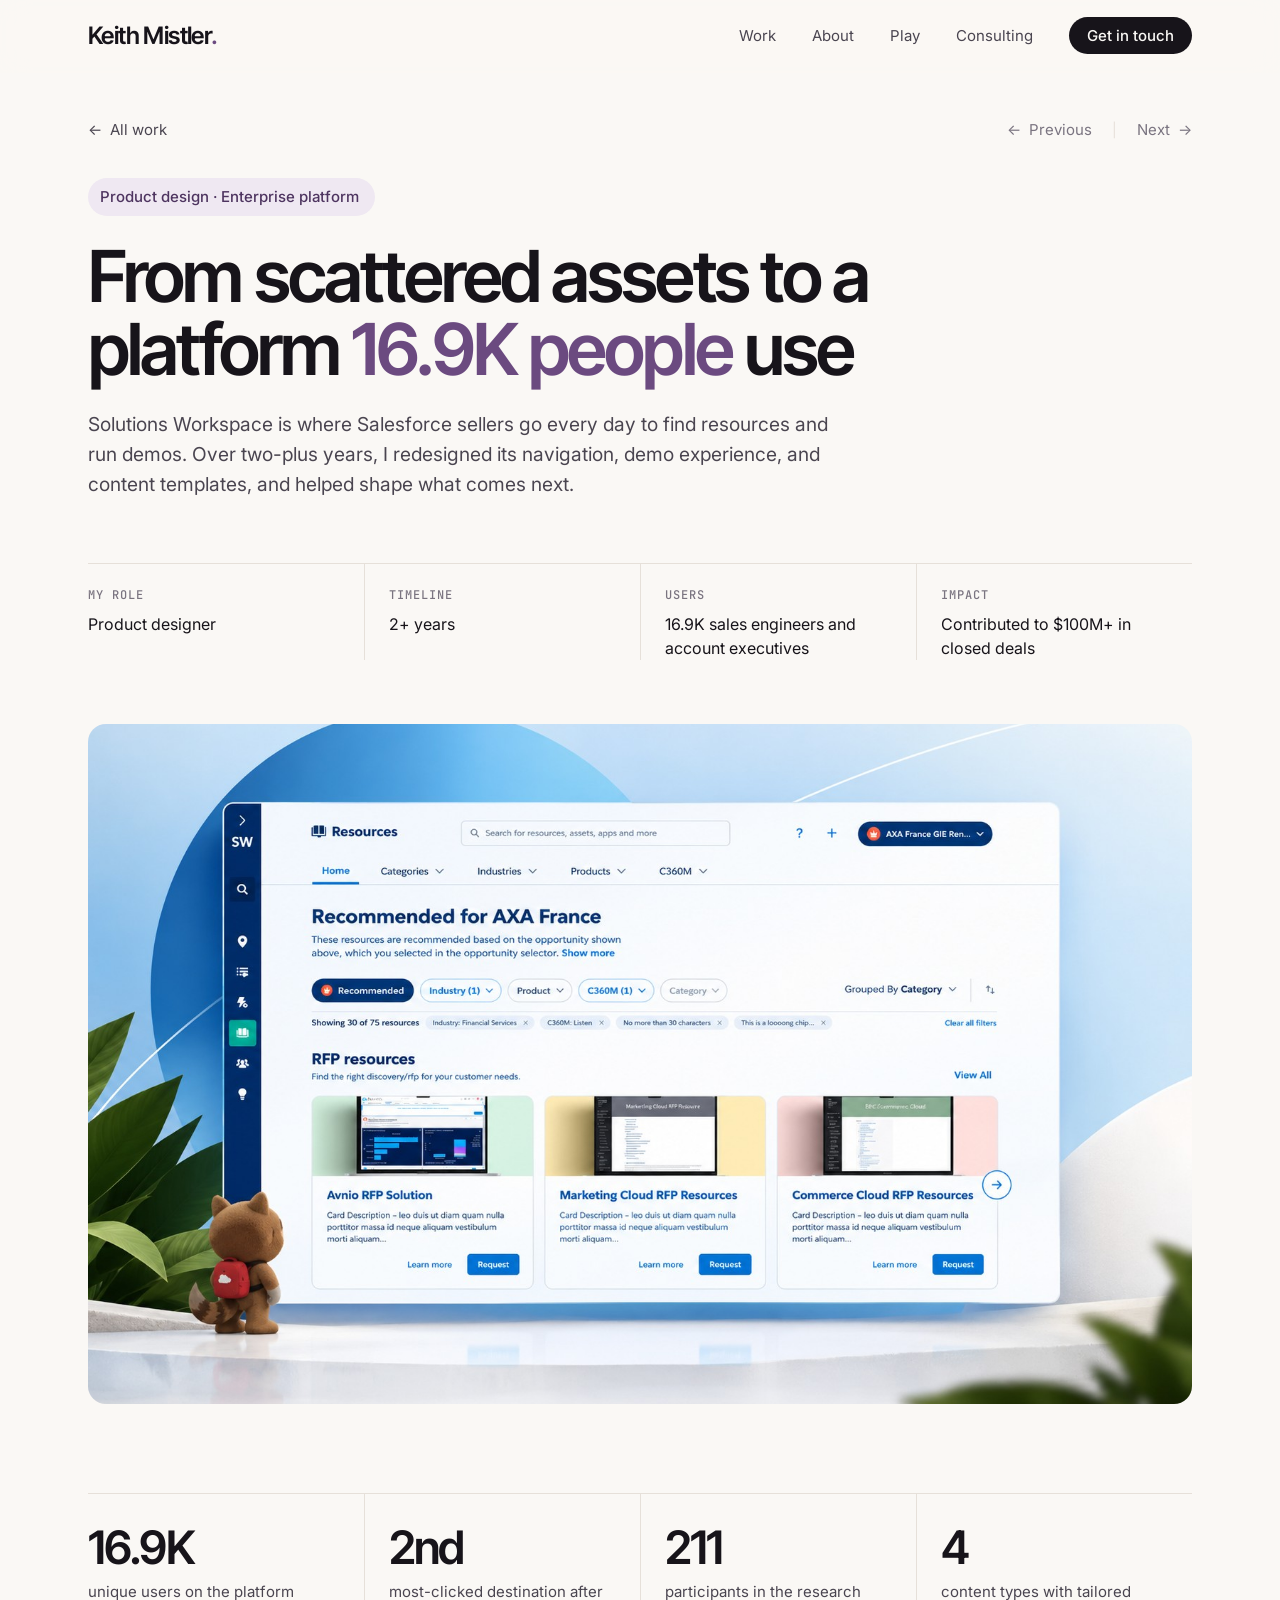
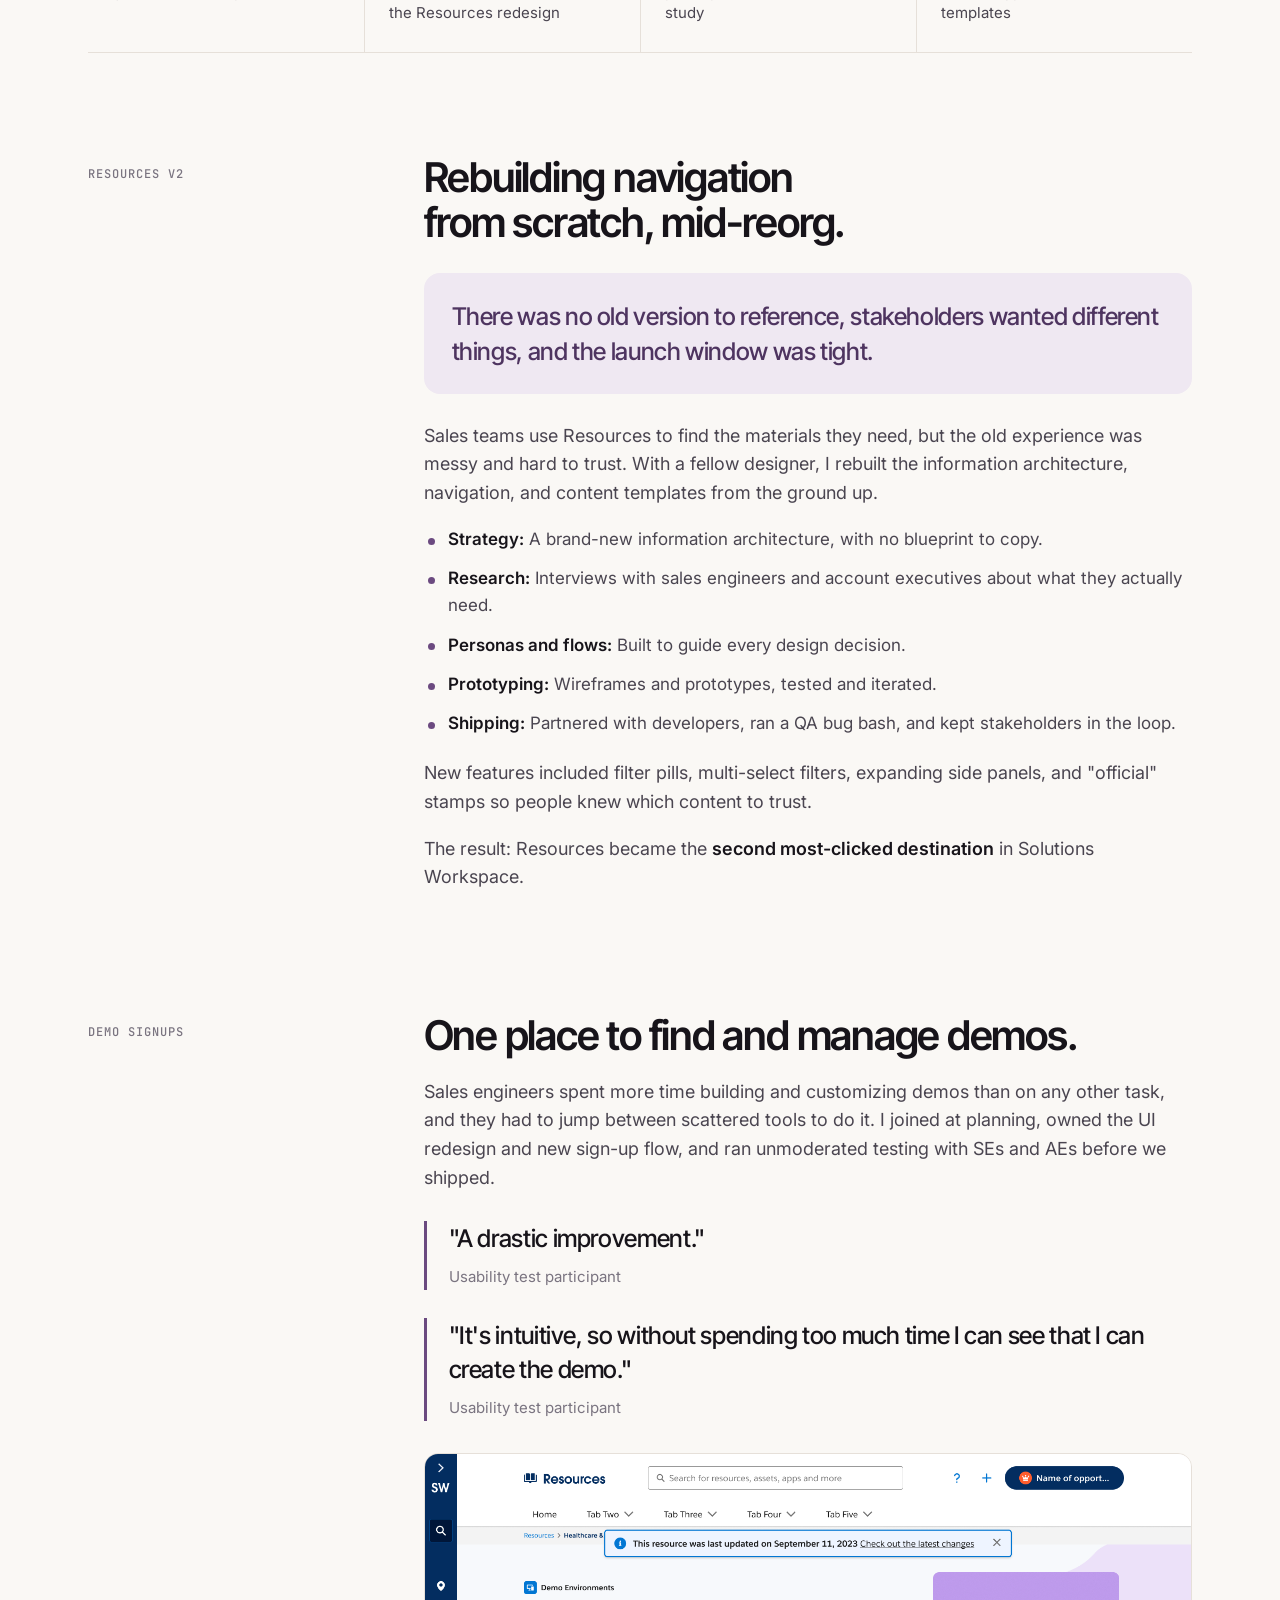
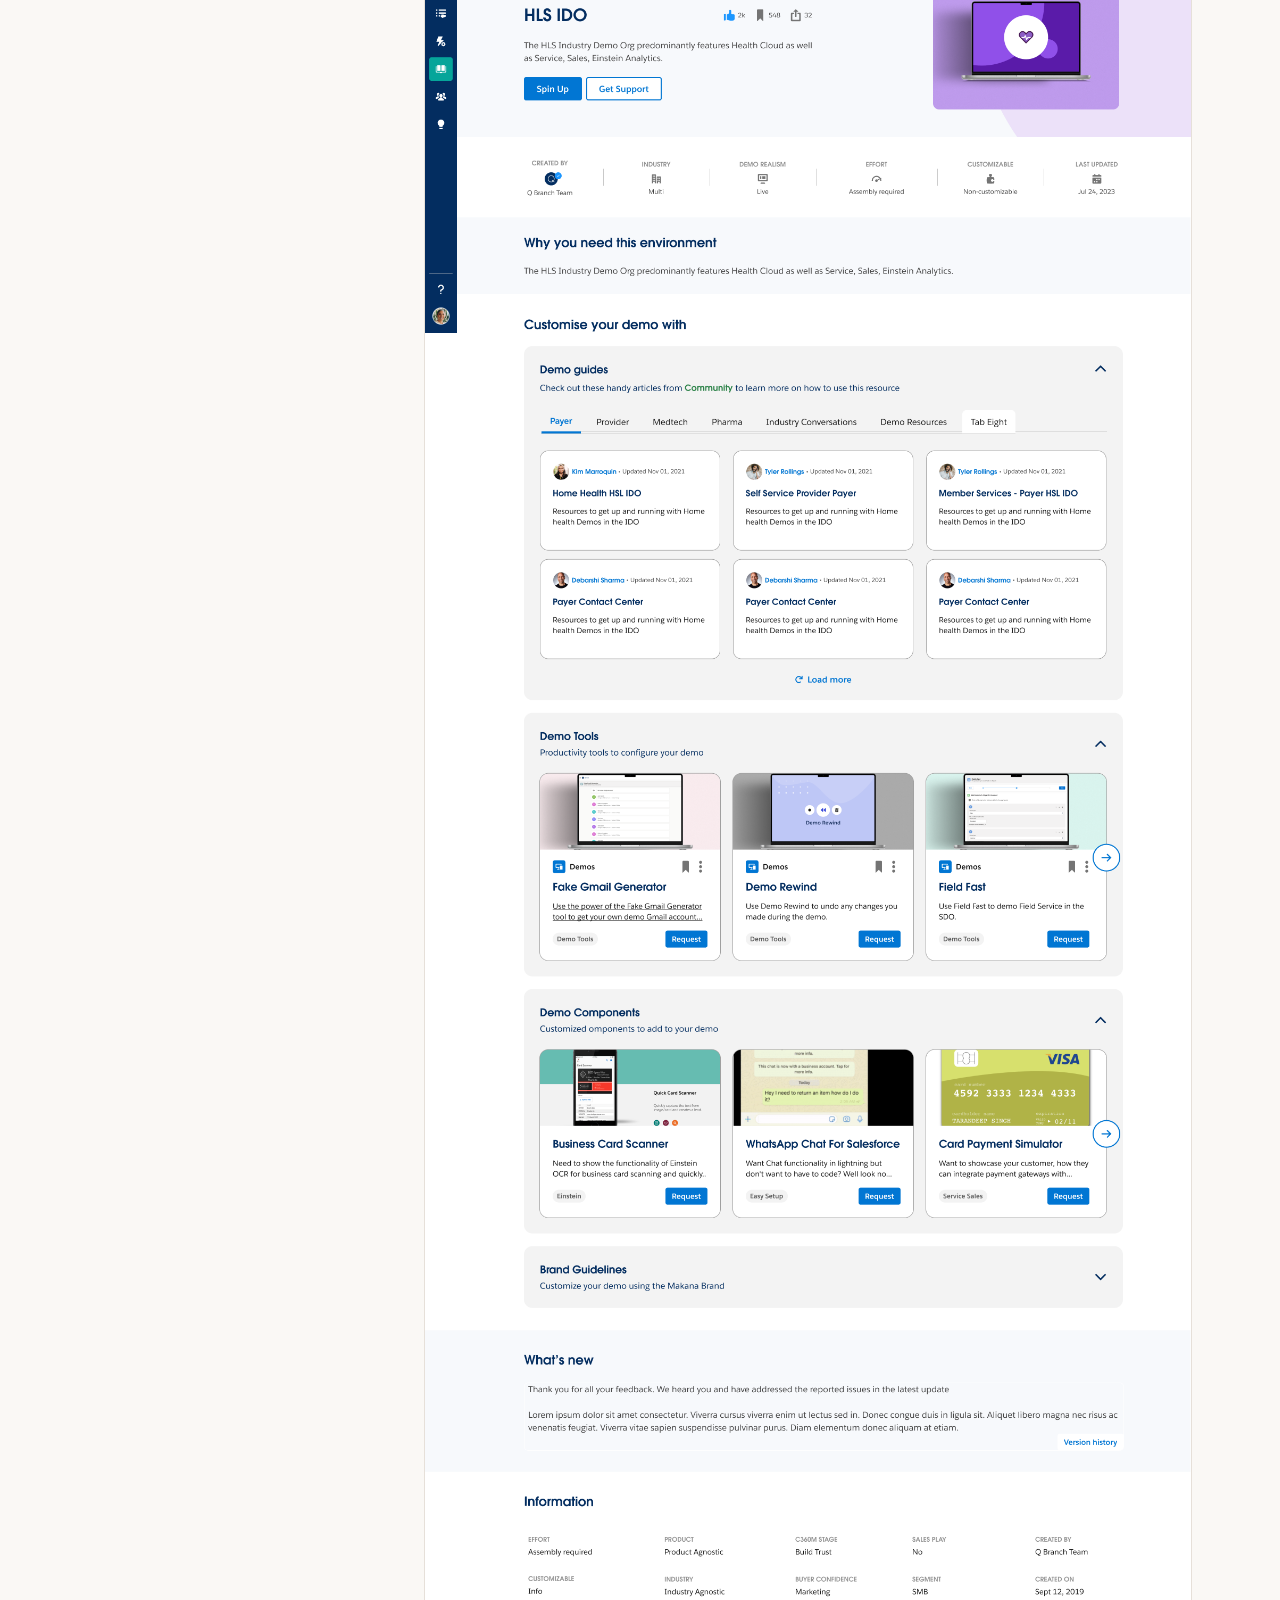
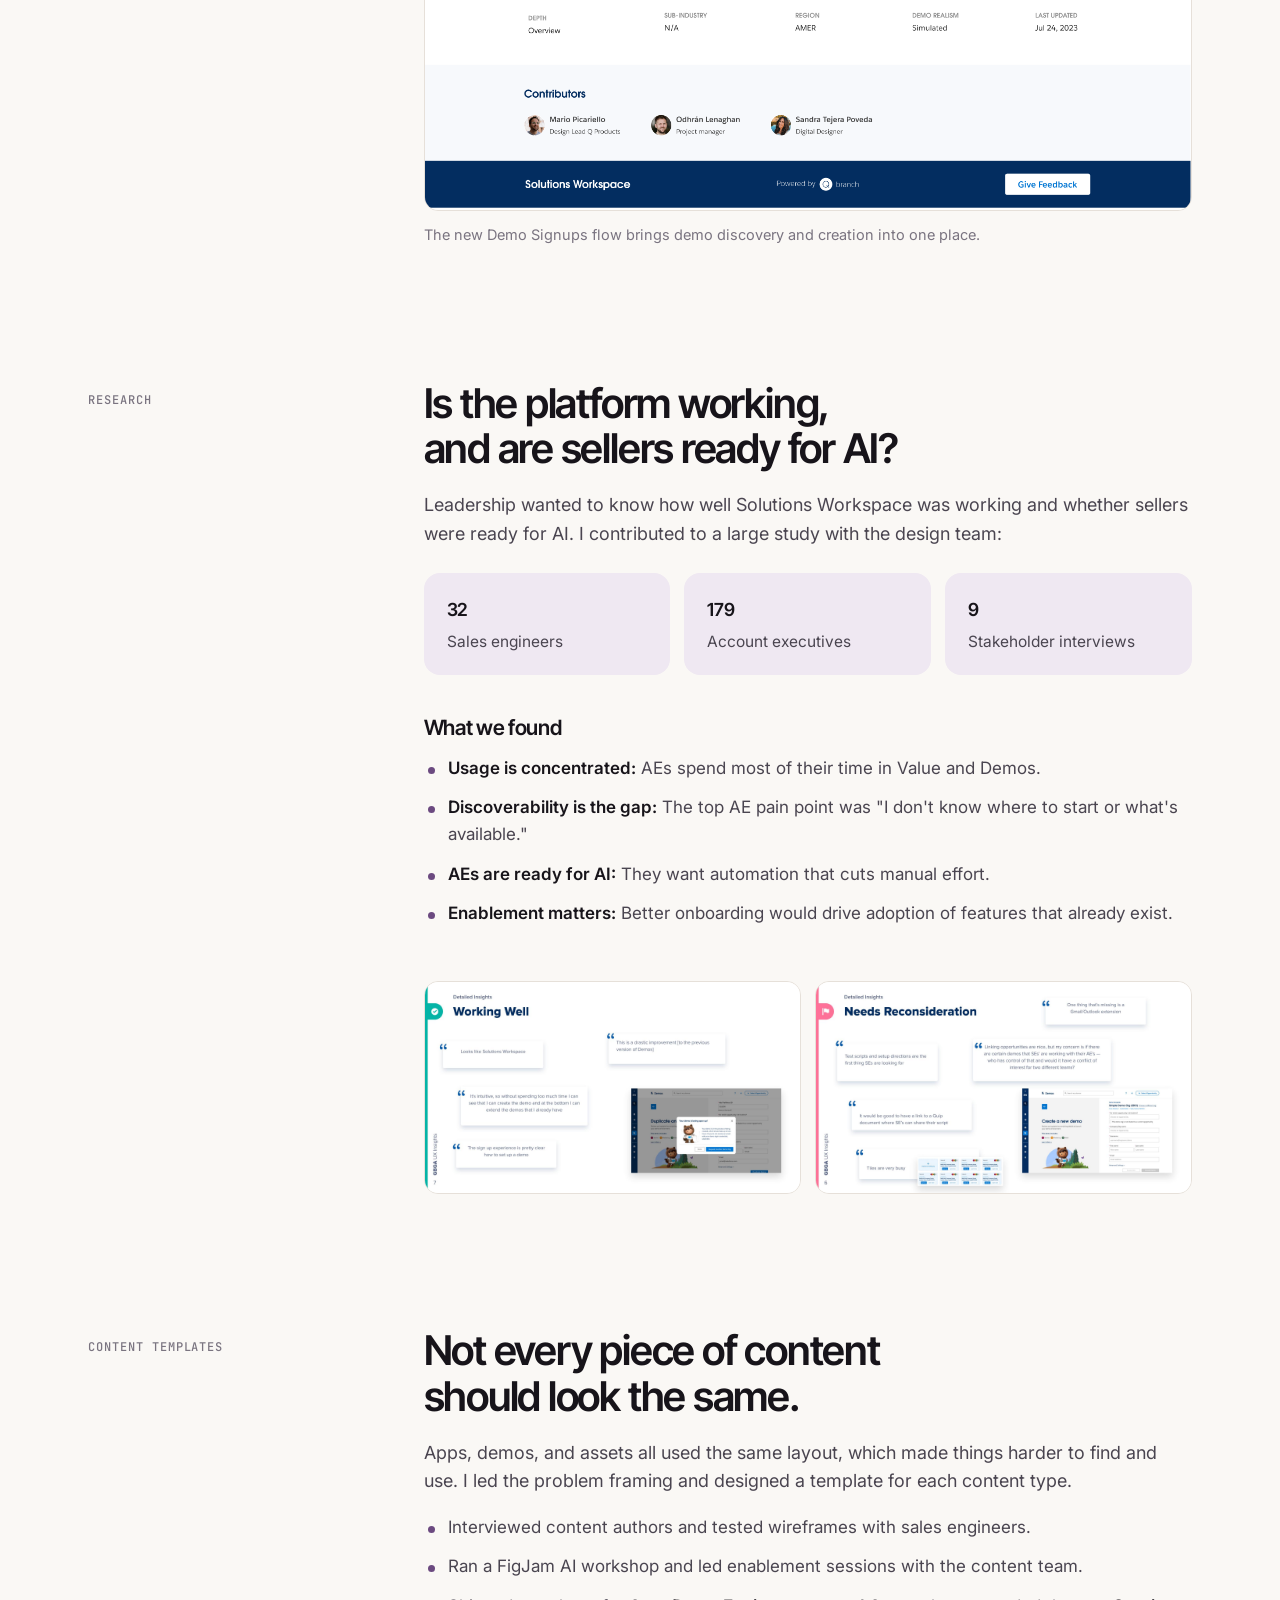
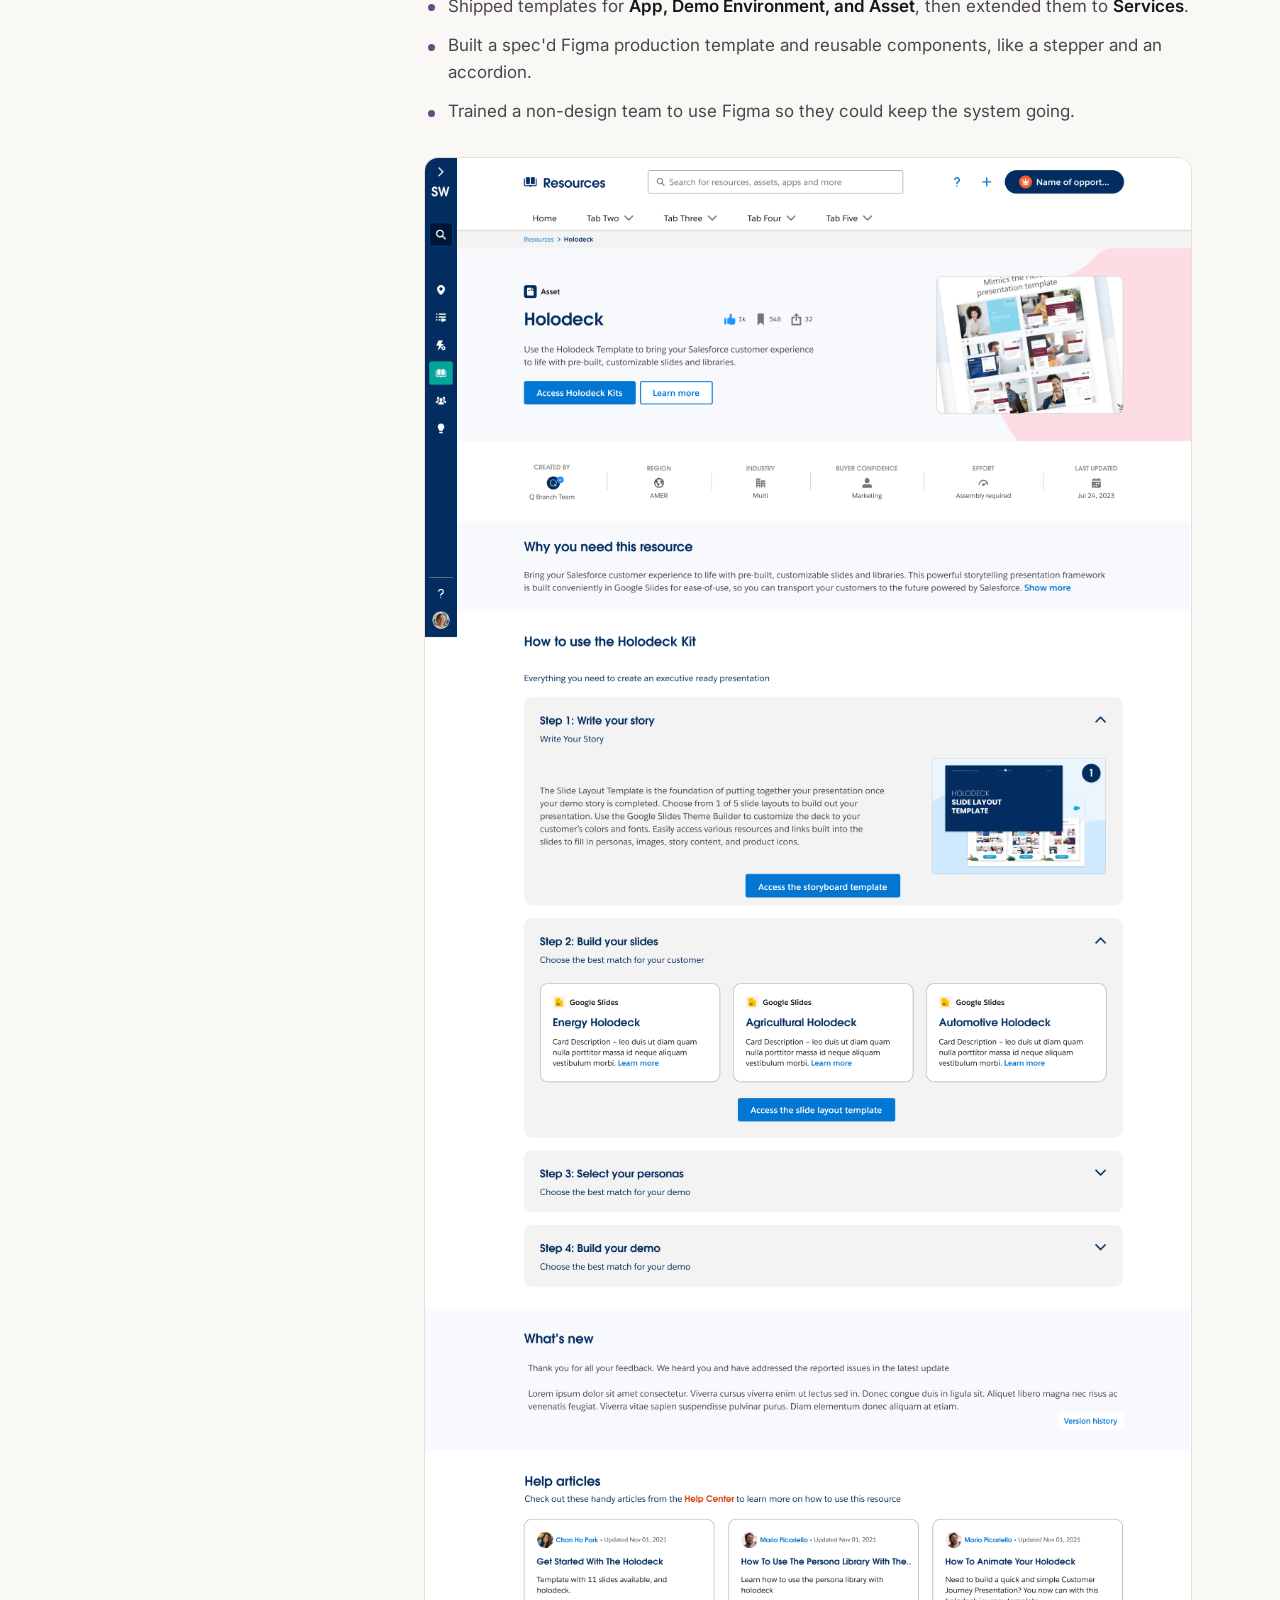
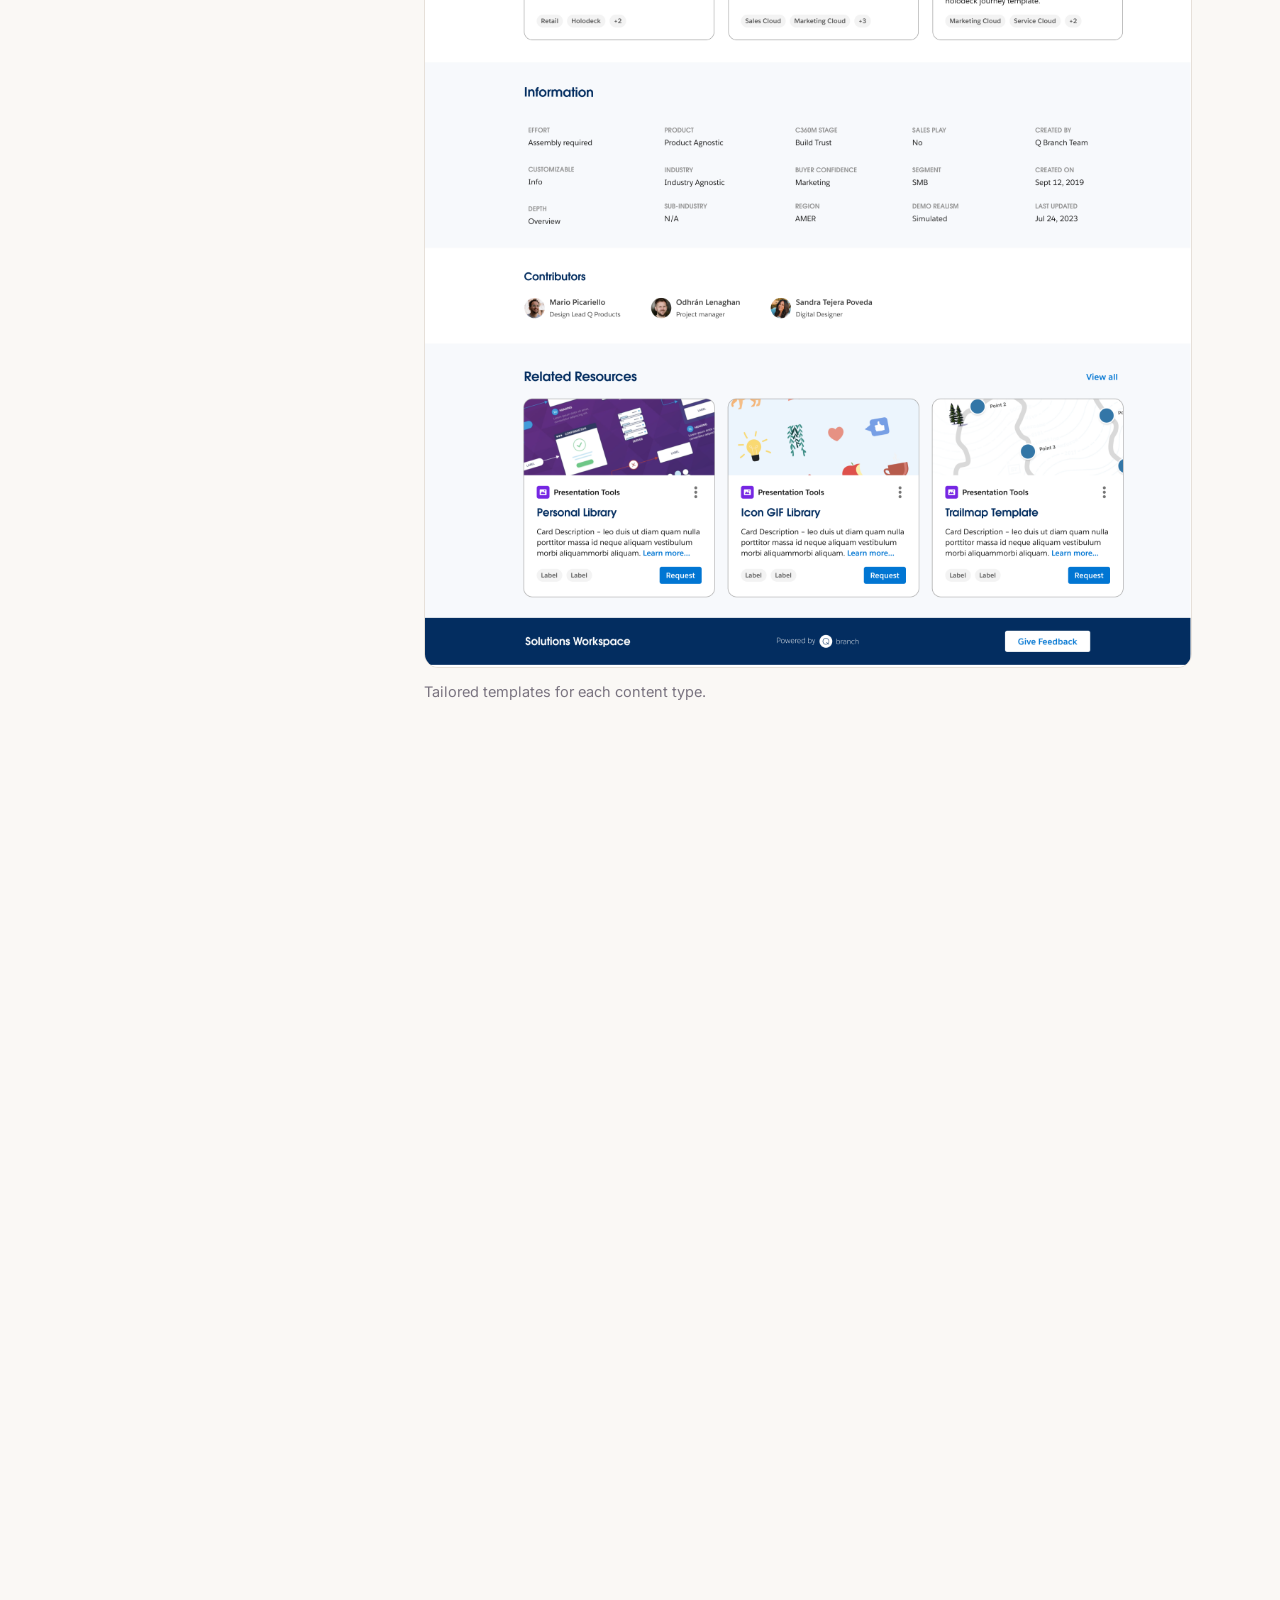
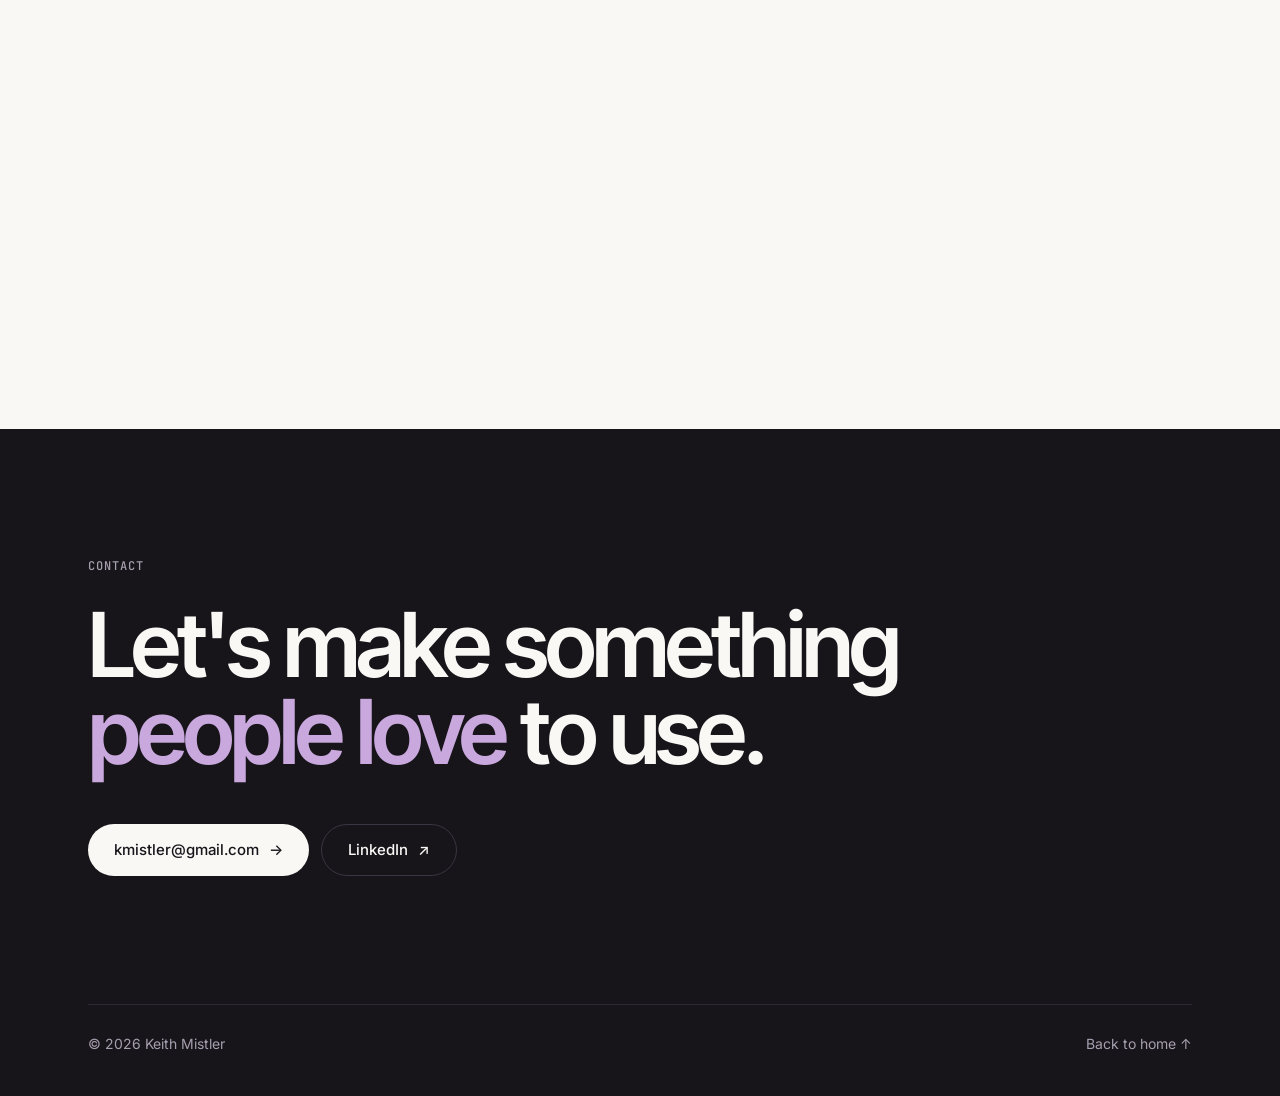
<file: project-solutions-workspace.html>
<!DOCTYPE html>
<html lang="en">
<head>
  <meta charset="UTF-8">
  <meta name="viewport" content="width=device-width, initial-scale=1.0">
  <title>Solutions Workspace Redesign · Keith Mistler</title>
  <meta name="description" content="Redesigning Salesforce's internal sales engineering platform, used by 16.9K people.">
  <meta property="og:type" content="website">
  <meta property="og:site_name" content="Keith Mistler">
  <meta property="og:title" content="Solutions Workspace Redesign · Keith Mistler">
  <meta property="og:description" content="Redesigning Salesforce's internal sales engineering platform, used by 16.9K people.">
  <meta property="og:url" content="https://keithmistler.com/project-solutions-workspace.html">
  <meta property="og:image" content="https://keithmistler.com/img/og-image.png">
  <meta property="og:image:width" content="1200">
  <meta property="og:image:height" content="630">
  <meta property="og:image:alt" content="Keith Mistler, Senior UX Designer: Designing for happier humans and fewer clicks.">
  <meta name="twitter:card" content="summary_large_image">
  <meta name="twitter:title" content="Solutions Workspace Redesign · Keith Mistler">
  <meta name="twitter:description" content="Redesigning Salesforce's internal sales engineering platform, used by 16.9K people.">
  <meta name="twitter:image" content="https://keithmistler.com/img/og-image.png">
  <link rel="icon" type="image/svg+xml" href="favicon.svg">
  <link rel="preconnect" href="https://fonts.googleapis.com">
  <link rel="preconnect" href="https://fonts.gstatic.com" crossorigin>
  <link href="https://fonts.googleapis.com/css2?family=Inter:wght@400;500;600&family=Inter+Tight:wght@500;600&family=JetBrains+Mono:wght@500&display=swap" rel="stylesheet">
  <link rel="stylesheet" href="styles.css">
  <script>document.documentElement.classList.add('js');</script>
</head>
<body>

  <header class="nav" id="nav">
    <div class="wrap nav-inner">
      <a href="index.html" class="wordmark">Keith Mistler<span>.</span></a>
      <button class="menu-btn" id="menuBtn" aria-label="Open menu" aria-expanded="false" aria-controls="navLinks"><span></span><span></span></button>
      <ul class="nav-links" id="navLinks">
        <li><a href="index.html#work">Work</a></li>
        <li><a href="index.html#about">About</a></li>
        <li><a href="index.html#play">Play</a></li>
        <li><a href="consulting.html">Consulting</a></li>
        <li><a href="#contact" class="nav-cta">Get in touch</a></li>
      </ul>
    </div>
  </header>

  <main>
    <section class="cs-hero">
      <div class="wrap">
        <div class="cs-topbar">
          <a href="index.html#work" class="cs-back"><span class="arrow">←</span> All work</a>
          <nav class="cs-pager-mini" aria-label="Project navigation">
            <a href="project-phone-a-friend.html" rel="prev"><span class="arrow">←</span> Previous</a>
            <span class="count" aria-hidden="true">|</span>
            <a href="project-sales-planning.html" rel="next">Next <span class="arrow">→</span></a>
          </nav>
        </div>
        <div class="status">Product design · Enterprise platform</div>
        <h1>From scattered assets to a platform <em>16.9K people</em> use</h1>
        <p class="cs-lede">Solutions Workspace is where Salesforce sellers go every day to find resources and run demos. Over two-plus years, I redesigned its navigation, demo experience, and content templates, and helped shape what comes next.</p>
        <div class="cs-meta"><div><span class="label">My role</span><p>Product designer</p></div><div><span class="label">Timeline</span><p>2+ years</p></div><div><span class="label">Users</span><p>16.9K sales engineers and account executives</p></div><div><span class="label">Impact</span><p>Contributed to $100M+ in closed deals</p></div></div>
        <div class="cs-cover"><img src="img/sw-cover-2026.jpg" alt="Redesigned Solutions Workspace Resources page"></div>
      </div>
    </section>

    <div class="wrap">
      <div class="cs-stats reveal"><div><b>16.9K</b><span>unique users on the platform</span></div><div><b>2nd</b><span>most-clicked destination after the Resources redesign</span></div><div><b>211</b><span>participants in the research study</span></div><div><b>4</b><span>content types with tailored templates</span></div></div>

      <section class="cs-section reveal">
        <span class="label">Resources V2</span>
        <div class="cs-body">
          <h2>Rebuilding navigation from scratch, mid-reorg.</h2>
          <div class="cs-callout">There was no old version to reference, stakeholders wanted different things, and the launch window was tight.</div>
          <p>Sales teams use Resources to find the materials they need, but the old experience was messy and hard to trust. With a fellow designer, I rebuilt the information architecture, navigation, and content templates from the ground up.</p>
          <ul>
            <li><strong>Strategy:</strong> A brand-new information architecture, with no blueprint to copy.</li>
            <li><strong>Research:</strong> Interviews with sales engineers and account executives about what they actually need.</li>
            <li><strong>Personas and flows:</strong> Built to guide every design decision.</li>
            <li><strong>Prototyping:</strong> Wireframes and prototypes, tested and iterated.</li>
            <li><strong>Shipping:</strong> Partnered with developers, ran a QA bug bash, and kept stakeholders in the loop.</li>
          </ul>
          <p>New features included filter pills, multi-select filters, expanding side panels, and "official" stamps so people knew which content to trust.</p>
          <p>The result: Resources became the <strong>second most-clicked destination</strong> in Solutions Workspace.</p>
        </div>
      </section>

      <section class="cs-section reveal">
        <span class="label">Demo Signups</span>
        <div class="cs-body">
          <h2>One place to find and manage demos.</h2>
          <p>Sales engineers spent more time building and customizing demos than on any other task, and they had to jump between scattered tools to do it. I joined at planning, owned the UI redesign and new sign-up flow, and ran unmoderated testing with SEs and AEs before we shipped.</p>
          <div class="cs-quote"><p>"A drastic improvement."</p><cite>Usability test participant</cite></div>
          <div class="cs-quote"><p>"It's intuitive, so without spending too much time I can see that I can create the demo."</p><cite>Usability test participant</cite></div>
          <figure class="cs-figure full"><img src="demo-signups-interface.png" alt="Demo Signups interface" loading="lazy"><figcaption>The new Demo Signups flow brings demo discovery and creation into one place.</figcaption></figure>
        </div>
      </section>

      <section class="cs-section reveal">
        <span class="label">Research</span>
        <div class="cs-body">
          <h2>Is the platform working, and are sellers ready for AI?</h2>
          <p>Leadership wanted to know how well Solutions Workspace was working and whether sellers were ready for AI. I contributed to a large study with the design team:</p>
          <div class="cs-cards three">
            <div class="cs-card tint"><h4>32</h4><p>Sales engineers</p></div>
            <div class="cs-card tint"><h4>179</h4><p>Account executives</p></div>
            <div class="cs-card tint"><h4>9</h4><p>Stakeholder interviews</p></div>
          </div>
          <h3>What we found</h3>
          <ul>
            <li><strong>Usage is concentrated:</strong> AEs spend most of their time in Value and Demos.</li>
            <li><strong>Discoverability is the gap:</strong> The top AE pain point was "I don't know where to start or what's available."</li>
            <li><strong>AEs are ready for AI:</strong> They want automation that cuts manual effort.</li>
            <li><strong>Enablement matters:</strong> Better onboarding would drive adoption of features that already exist.</li>
          </ul>
          <div class="cs-figure-row"><figure class="cs-figure"><img src="research-findings-1.jpg" alt="Research insights: what's working well" loading="lazy"></figure><figure class="cs-figure"><img src="research-findings-2.jpg" alt="Research insights: what needs reconsideration" loading="lazy"></figure></div>
        </div>
      </section>

      <section class="cs-section reveal">
        <span class="label">Content templates</span>
        <div class="cs-body">
          <h2>Not every piece of content should look the same.</h2>
          <p>Apps, demos, and assets all used the same layout, which made things harder to find and use. I led the problem framing and designed a template for each content type.</p>
          <ul>
            <li>Interviewed content authors and tested wireframes with sales engineers.</li>
            <li>Ran a FigJam AI workshop and led enablement sessions with the content team.</li>
            <li>Shipped templates for <strong>App, Demo Environment, and Asset</strong>, then extended them to <strong>Services</strong>.</li>
            <li>Built a spec'd Figma production template and reusable components, like a stepper and an accordion.</li>
            <li>Trained a non-design team to use Figma so they could keep the system going.</li>
          </ul>
          <figure class="cs-figure full"><img src="content-display-templates.png" alt="Content display templates for different content types" loading="lazy"><figcaption>Tailored templates for each content type.</figcaption></figure>
        </div>
      </section>

      <div class="cs-lesson reveal">
        <span class="label">What I learned</span>
        <p>Handoff is a design problem too.</p><p>Strategy and design need to be in the room from the beginning. And handoff isn't where design ends. Sit with the receiving team until the system works for how they operate.</p>
      </div>


      <div class="cs-callout reveal">
        To go more in depth on this project, <a href="solutions-workspace-walkthrough.html" style="color:inherit;text-decoration:underline;text-underline-offset:4px">click here <span class="arrow">→</span></a>
      </div>

      <nav class="cs-pager reveal" aria-label="More projects">
        <a href="project-phone-a-friend.html" class="cs-pager-card prev">
          <div class="media"><img src="img/paf.jpg" alt="" loading="lazy"></div>
          <span class="label"><span class="num">←</span> Previous project</span>
          <h3>An AI agent that finds the rep who already won your deal</h3>
        </a>
        <a href="project-sales-planning.html" class="cs-pager-card next">
          <div class="media"><img src="img/sp.jpg" alt="" loading="lazy"></div>
          <span class="label">Next project <span class="num">→</span></span>
          <h3>Research that reshaped a sales planning roadmap</h3>
        </a>
      </nav>
    </div>
  </main>

  <footer class="contact" id="contact">
    <div class="wrap">
      <span class="label">Contact</span>
      <h2>Let's make something <em>people love</em> to use.</h2>
      <div class="contact-links">
        <a href="mailto:kmistler@gmail.com" class="btn btn-primary">kmistler@gmail.com <span class="arrow">→</span></a>
        <a href="https://www.linkedin.com/in/kmarchmistler" target="_blank" rel="noopener" class="btn btn-ghost">LinkedIn <span class="arrow">↗</span></a>
      </div>
      <div class="footer">
        <span>© 2026 Keith Mistler</span>
        <a href="index.html">Back to home ↑</a>
      </div>
    </div>
  </footer>

  <script>
    const nav = document.getElementById('nav');
    const onScroll = () => nav.classList.toggle('scrolled', window.scrollY > 8);
    window.addEventListener('scroll', onScroll, { passive: true });
    onScroll();
    const btn = document.getElementById('menuBtn');
    const links = document.getElementById('navLinks');
    btn.addEventListener('click', () => {
      const open = btn.getAttribute('aria-expanded') === 'true';
      btn.setAttribute('aria-expanded', String(!open));
      links.classList.toggle('open', !open);
    });
    links.querySelectorAll('a').forEach(a => a.addEventListener('click', () => {
      btn.setAttribute('aria-expanded', 'false');
      links.classList.remove('open');
    }));
    const io = new IntersectionObserver(entries => {
      entries.forEach(e => { if (e.isIntersecting) { e.target.classList.add('in'); io.unobserve(e.target); } });
    }, { rootMargin: '0px 0px -8% 0px', threshold: 0.06 });
    document.querySelectorAll('.reveal').forEach(el => io.observe(el));
    document.addEventListener('keydown', e => {
      if (e.target.closest('input, textarea') || e.metaKey || e.ctrlKey || e.altKey || document.querySelector('.lb:not([hidden])')) return;
      if (e.key === 'ArrowLeft') location.href = 'project-phone-a-friend.html';
      if (e.key === 'ArrowRight') location.href = 'project-sales-planning.html';
    });
  </script>
  <script src="lightbox.js"></script>
</body>
</html>
</file>
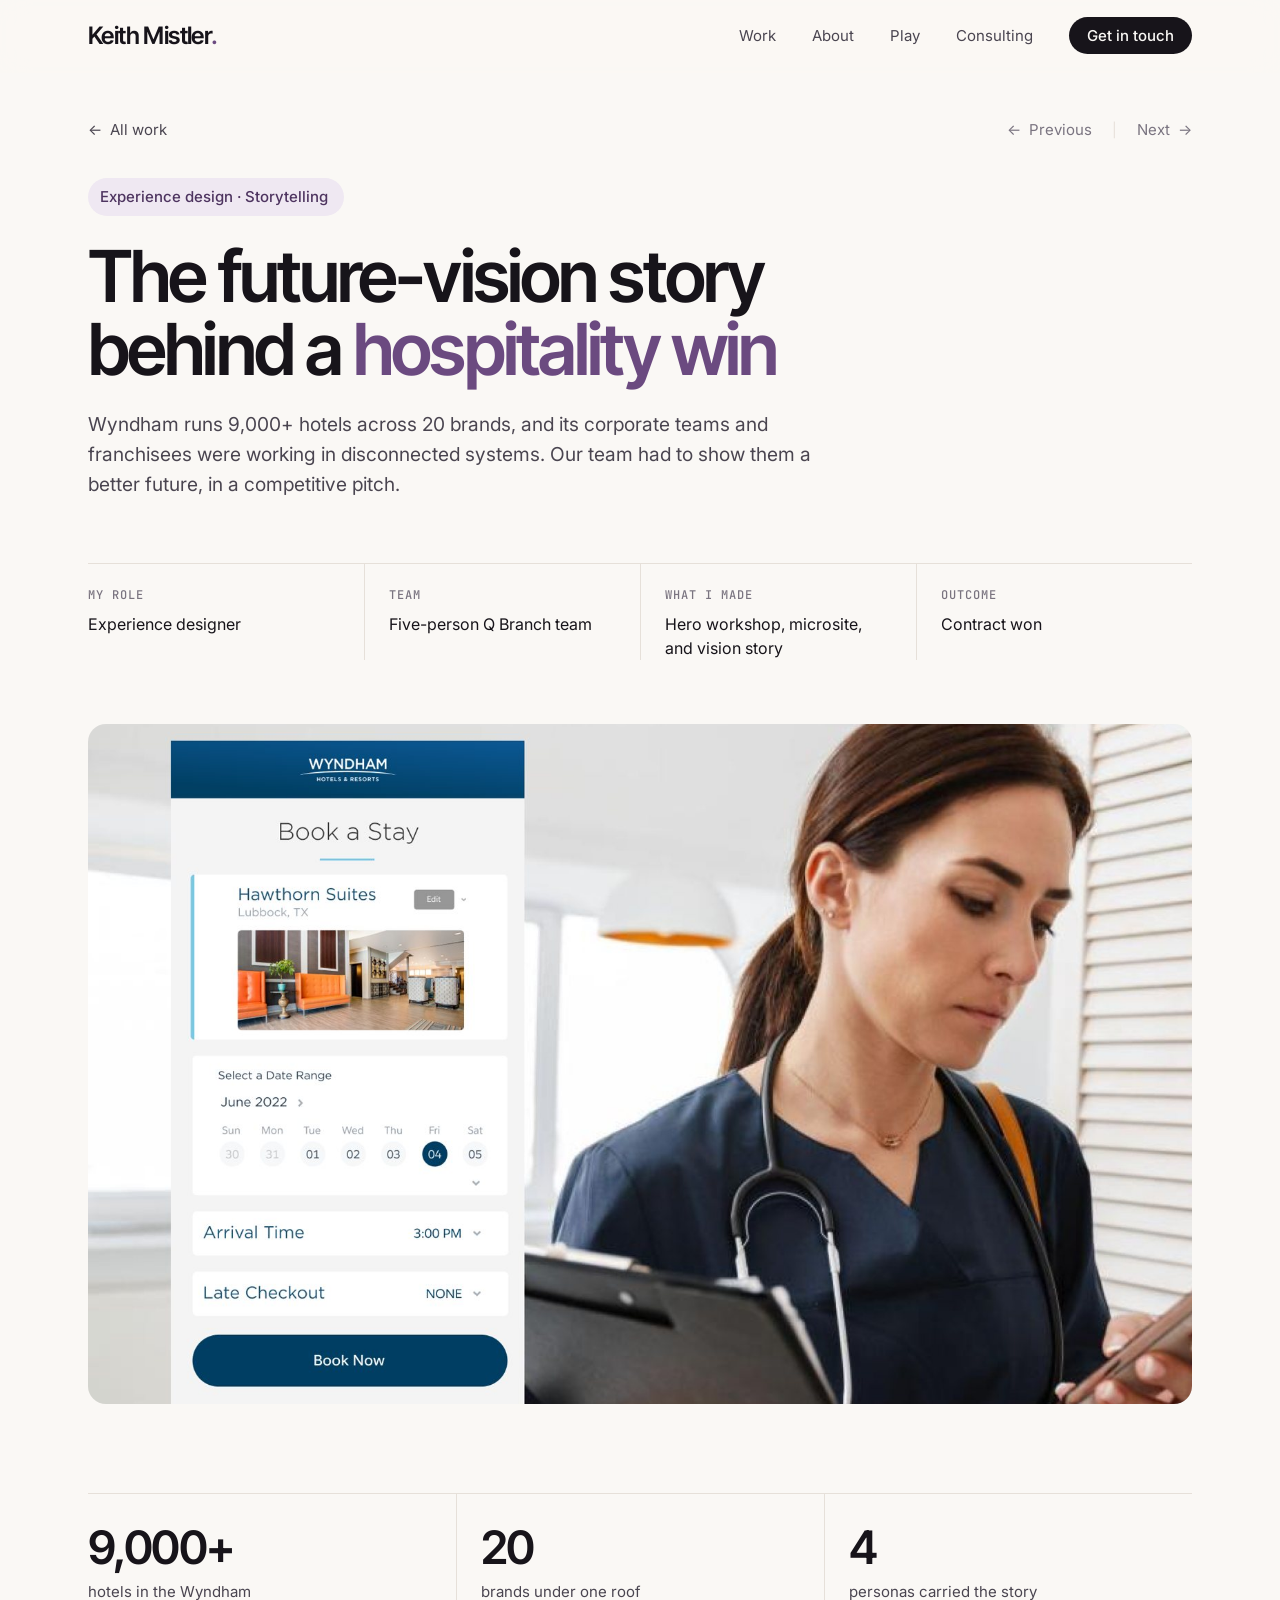
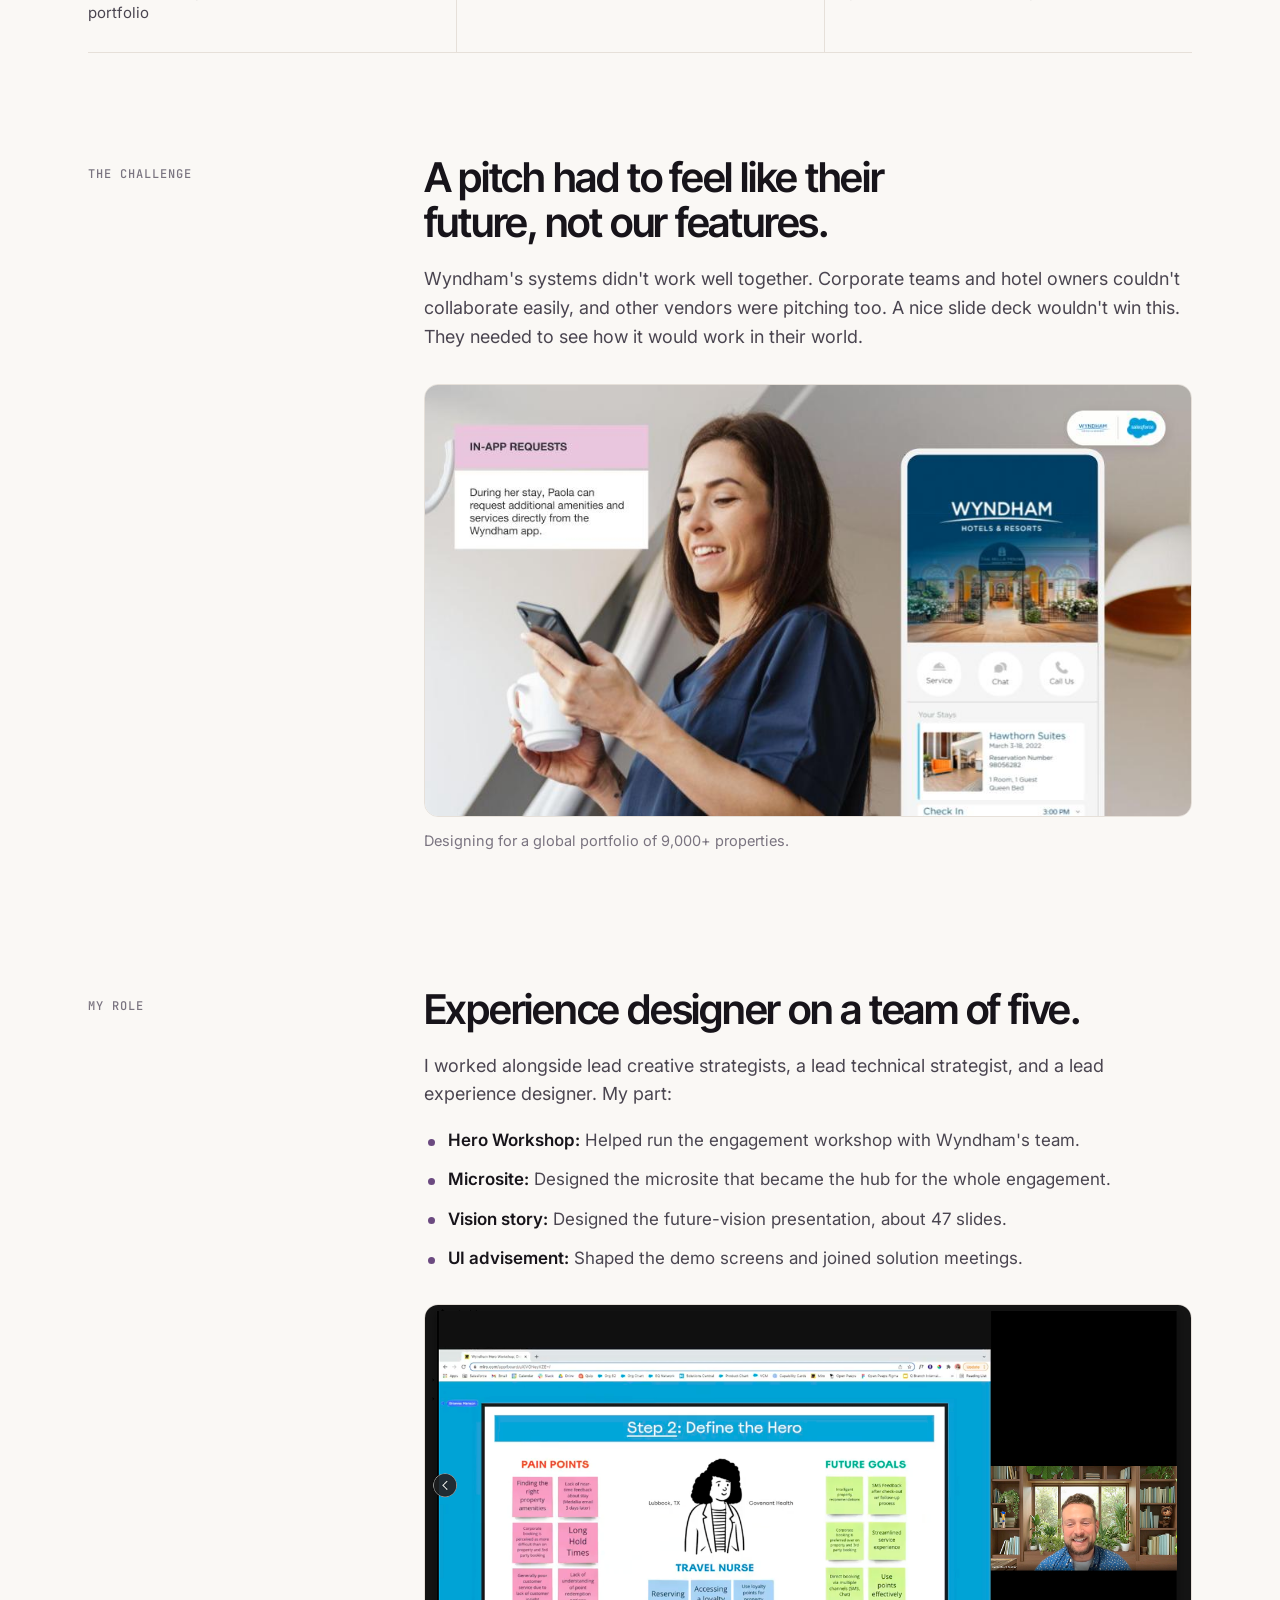
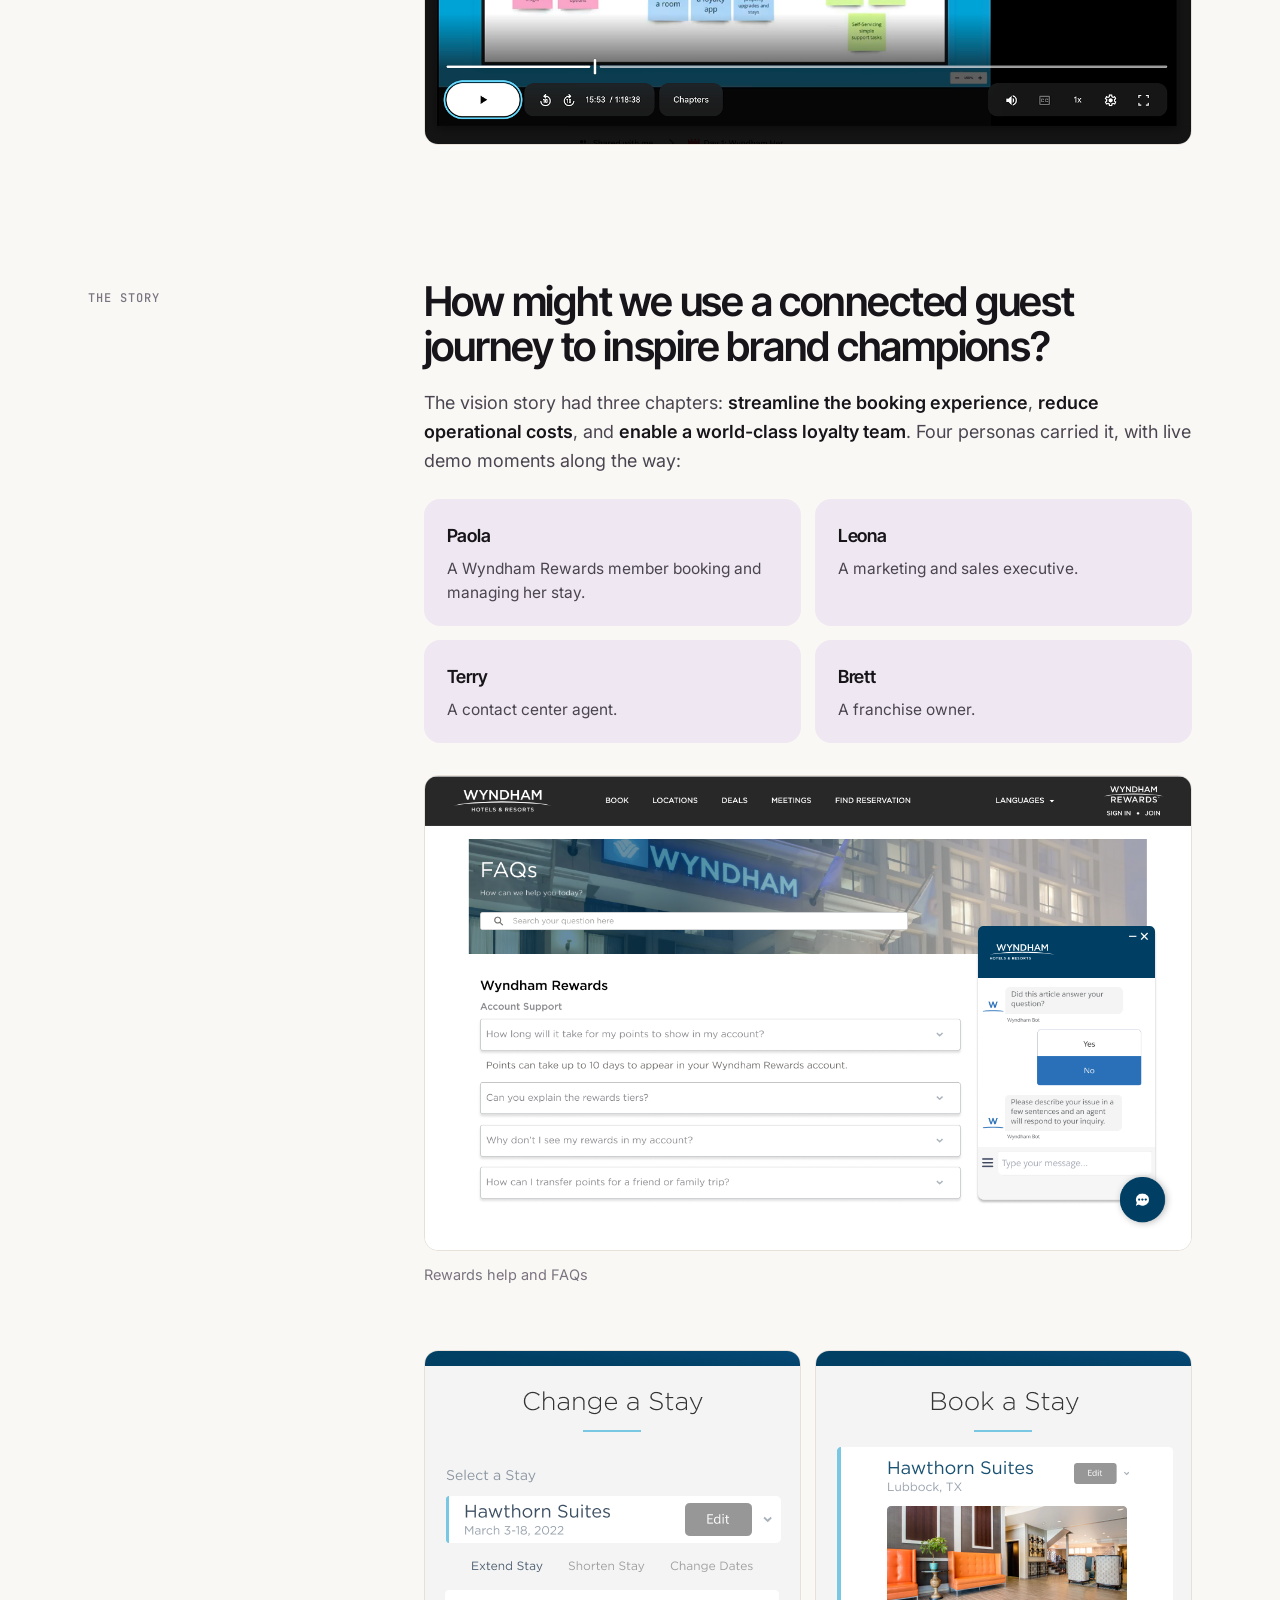
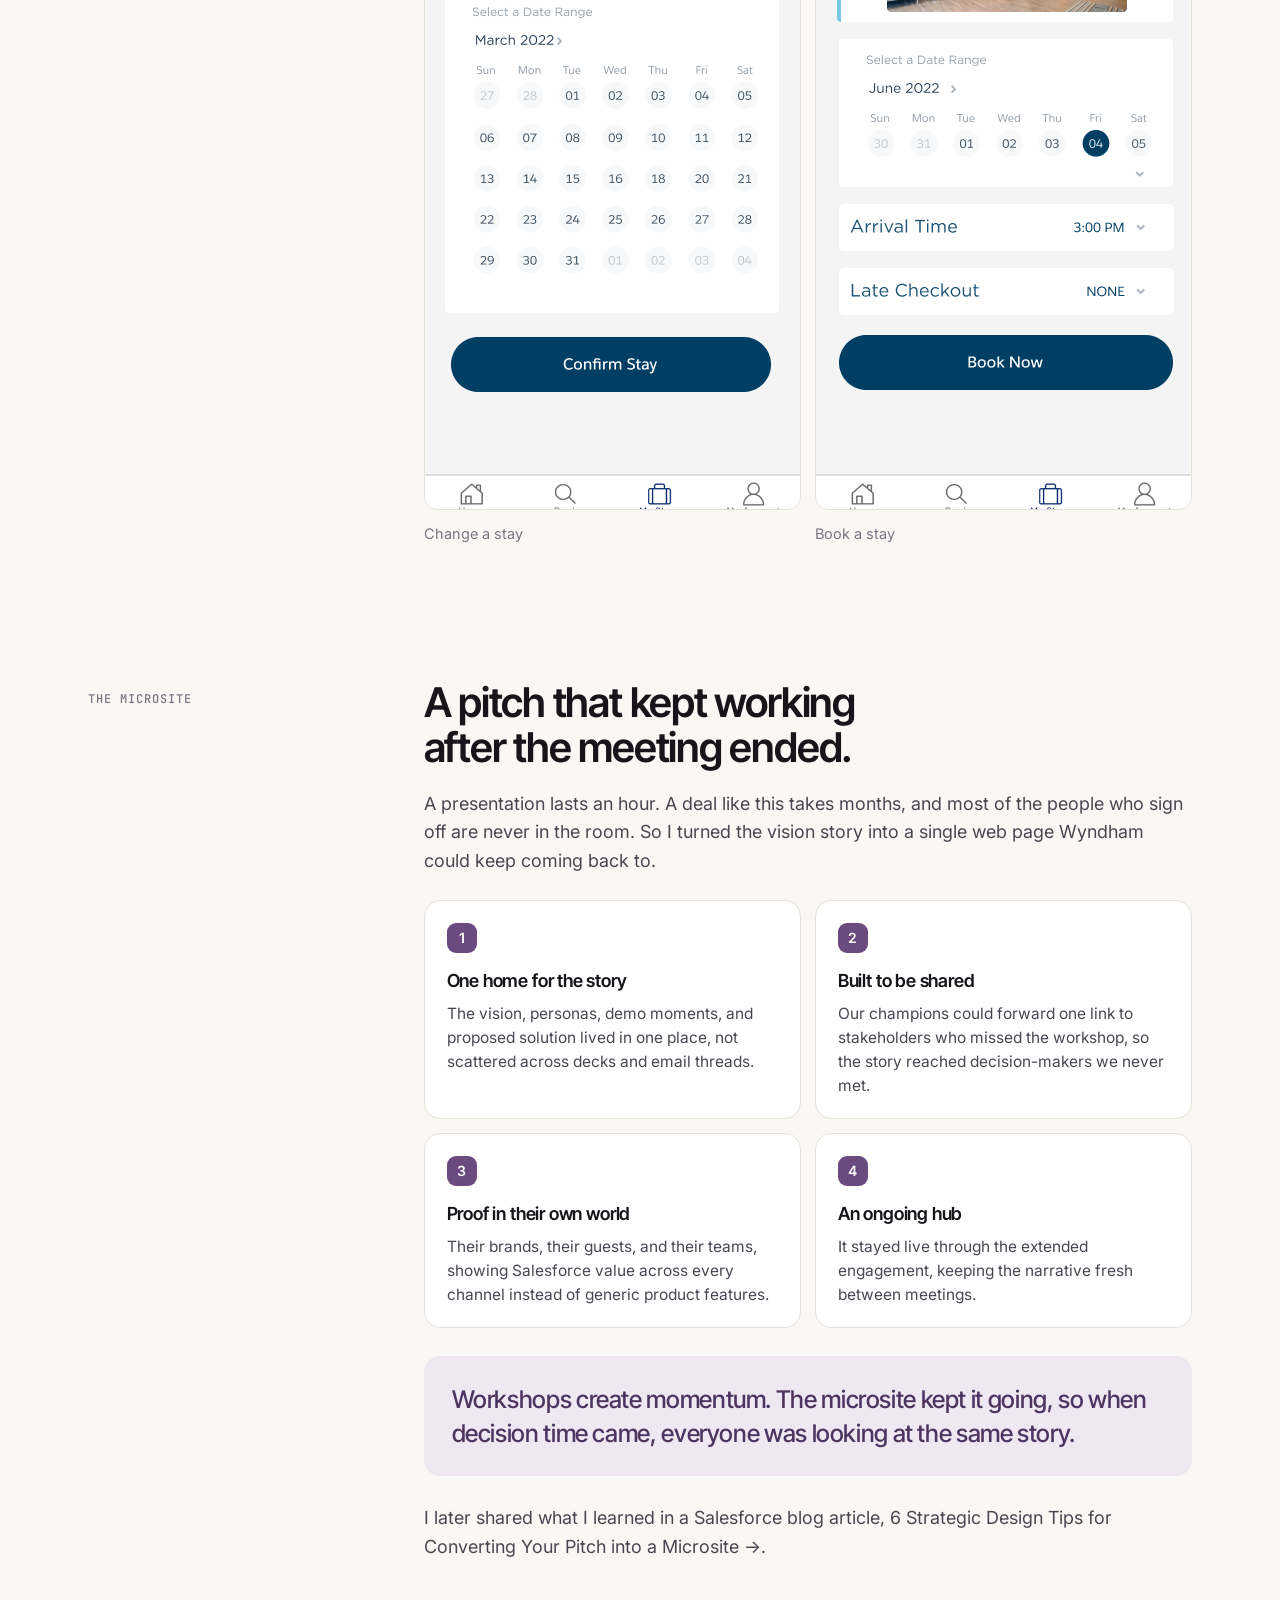
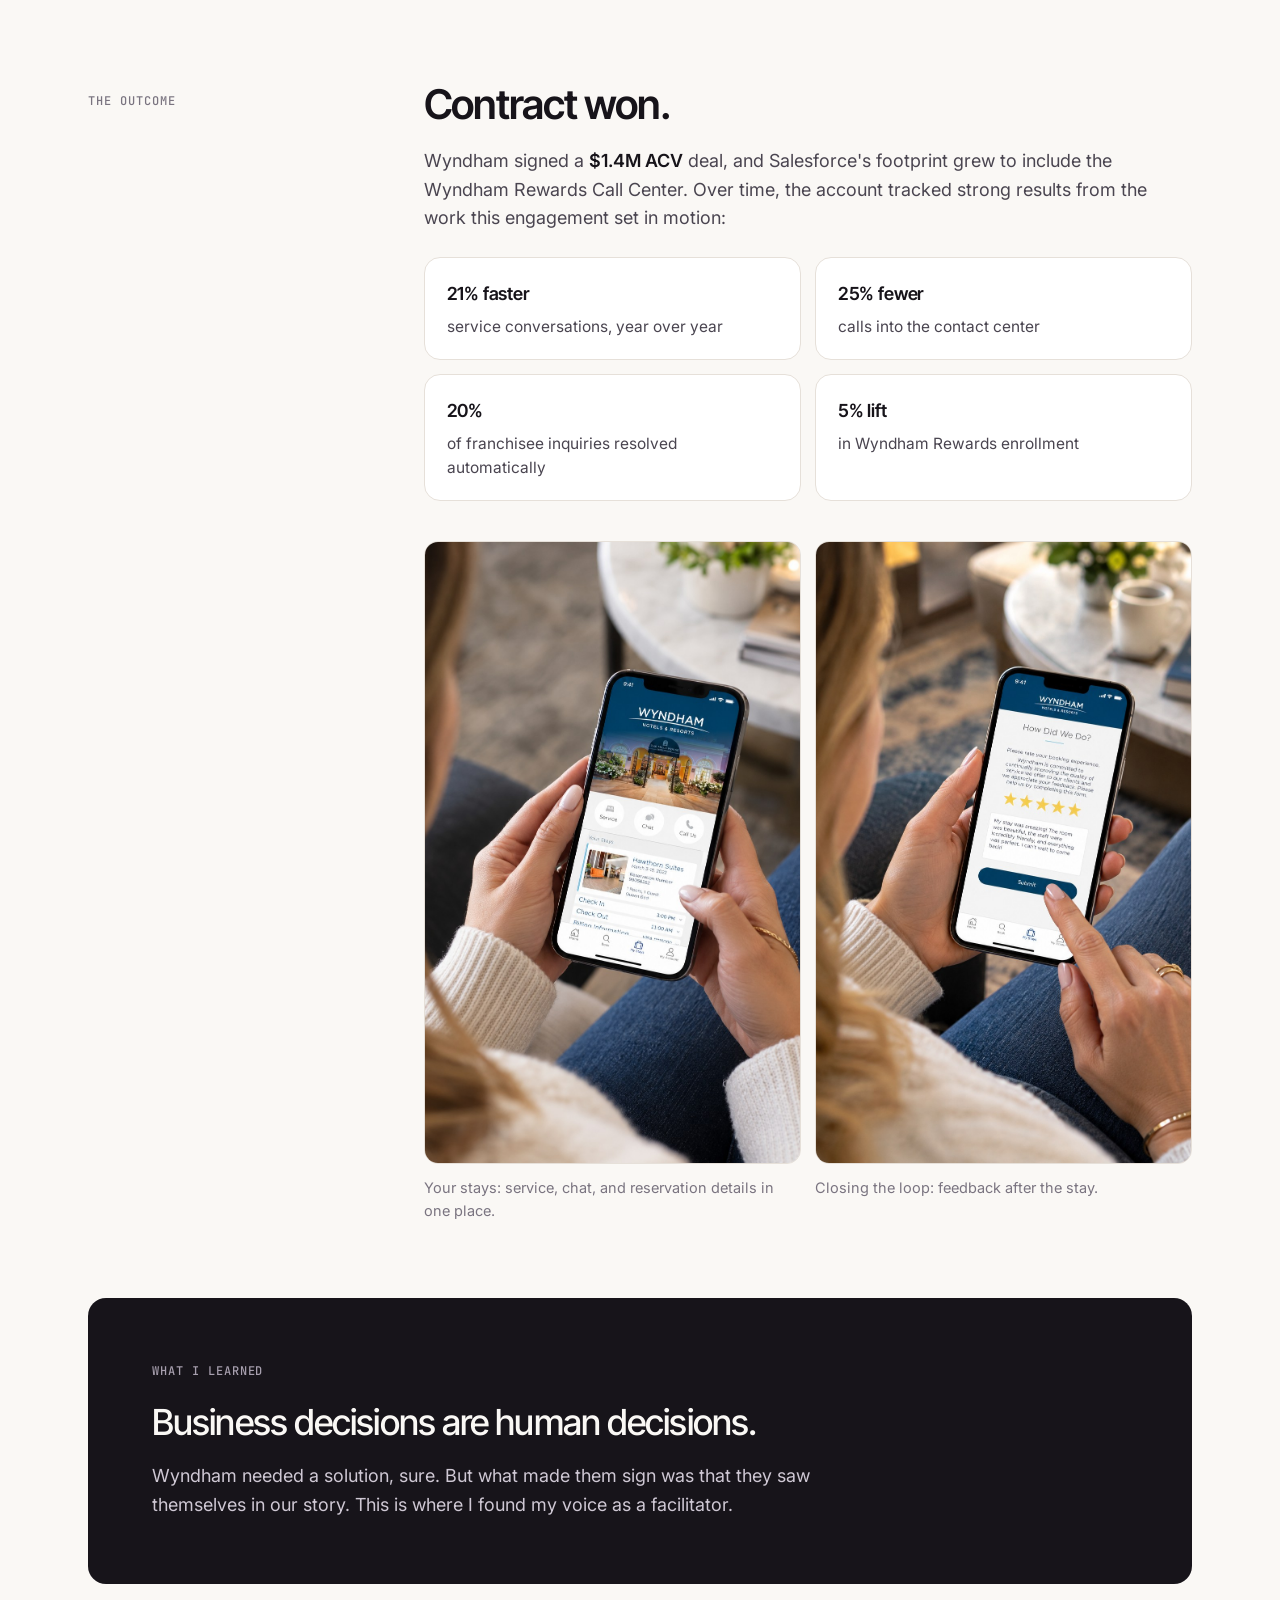
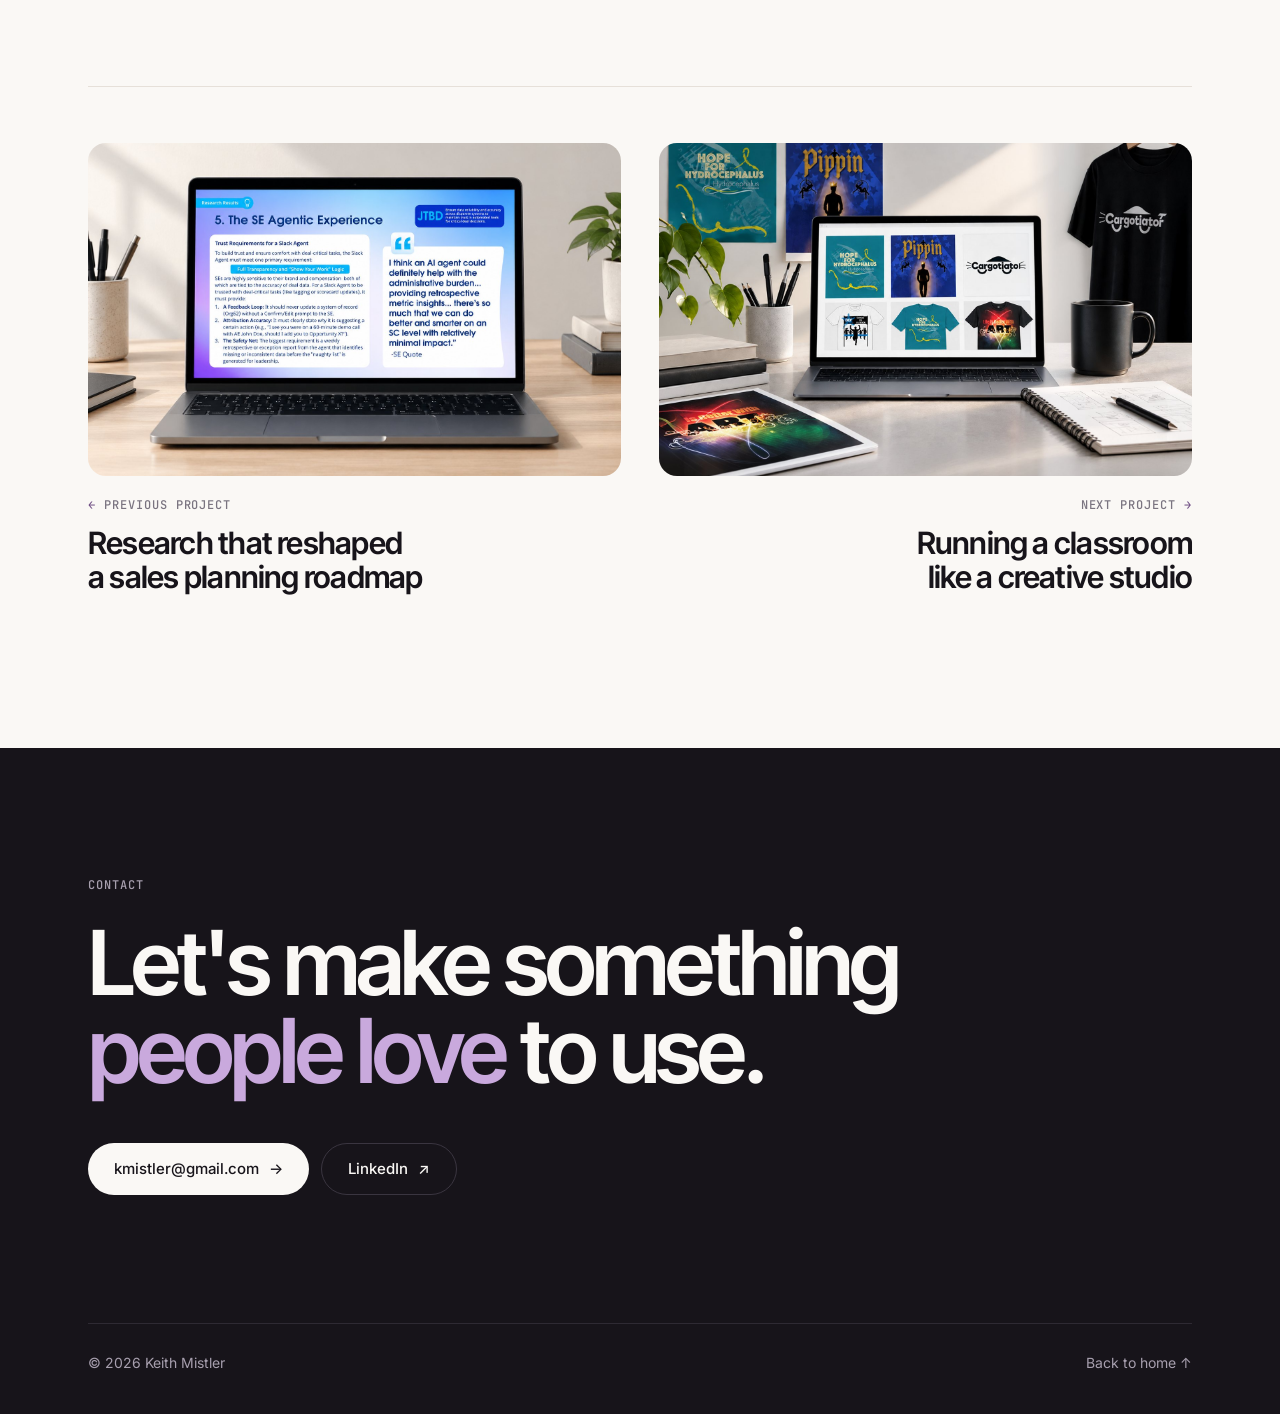
<file: project-wyndham.html>
<!DOCTYPE html>
<html lang="en">
<head>
  <meta charset="UTF-8">
  <meta name="viewport" content="width=device-width, initial-scale=1.0">
  <title>Wyndham Hotels & Resorts · Keith Mistler</title>
  <meta name="description" content="Experience design and storytelling for an enterprise sales win with Wyndham Hotels & Resorts.">
  <meta property="og:type" content="website">
  <meta property="og:site_name" content="Keith Mistler">
  <meta property="og:title" content="Wyndham Hotels & Resorts · Keith Mistler">
  <meta property="og:description" content="Experience design and storytelling for an enterprise sales win with Wyndham Hotels & Resorts.">
  <meta property="og:url" content="https://keithmistler.com/project-wyndham.html">
  <meta property="og:image" content="https://keithmistler.com/img/og-image.png">
  <meta property="og:image:width" content="1200">
  <meta property="og:image:height" content="630">
  <meta property="og:image:alt" content="Keith Mistler, Senior UX Designer: Designing for happier humans and fewer clicks.">
  <meta name="twitter:card" content="summary_large_image">
  <meta name="twitter:title" content="Wyndham Hotels & Resorts · Keith Mistler">
  <meta name="twitter:description" content="Experience design and storytelling for an enterprise sales win with Wyndham Hotels & Resorts.">
  <meta name="twitter:image" content="https://keithmistler.com/img/og-image.png">
  <link rel="icon" type="image/svg+xml" href="favicon.svg">
  <link rel="preconnect" href="https://fonts.googleapis.com">
  <link rel="preconnect" href="https://fonts.gstatic.com" crossorigin>
  <link href="https://fonts.googleapis.com/css2?family=Inter:wght@400;500;600&family=Inter+Tight:wght@500;600&family=JetBrains+Mono:wght@500&display=swap" rel="stylesheet">
  <link rel="stylesheet" href="styles.css">
  <script>document.documentElement.classList.add('js');</script>
</head>
<body>

  <header class="nav" id="nav">
    <div class="wrap nav-inner">
      <a href="index.html" class="wordmark">Keith Mistler<span>.</span></a>
      <button class="menu-btn" id="menuBtn" aria-label="Open menu" aria-expanded="false" aria-controls="navLinks"><span></span><span></span></button>
      <ul class="nav-links" id="navLinks">
        <li><a href="index.html#work">Work</a></li>
        <li><a href="index.html#about">About</a></li>
        <li><a href="index.html#play">Play</a></li>
        <li><a href="consulting.html">Consulting</a></li>
        <li><a href="#contact" class="nav-cta">Get in touch</a></li>
      </ul>
    </div>
  </header>

  <main>
    <section class="cs-hero">
      <div class="wrap">
        <div class="cs-topbar">
          <a href="index.html#work" class="cs-back"><span class="arrow">←</span> All work</a>
          <nav class="cs-pager-mini" aria-label="Project navigation">
            <a href="project-sales-planning.html" rel="prev"><span class="arrow">←</span> Previous</a>
            <span class="count" aria-hidden="true">|</span>
            <a href="project-digital-publishing.html" rel="next">Next <span class="arrow">→</span></a>
          </nav>
        </div>
        <div class="status">Experience design · Storytelling</div>
        <h1>The future-vision story behind a <em>hospitality win</em></h1>
        <p class="cs-lede">Wyndham runs 9,000+ hotels across 20 brands, and its corporate teams and franchisees were working in disconnected systems. Our team had to show them a better future, in a competitive pitch.</p>
        <div class="cs-meta"><div><span class="label">My role</span><p>Experience designer</p></div><div><span class="label">Team</span><p>Five-person Q Branch team</p></div><div><span class="label">What I made</span><p>Hero workshop, microsite, and vision story</p></div><div><span class="label">Outcome</span><p>Contract won</p></div></div>
        <div class="cs-cover"><img src="img/wy.jpg" alt="Wyndham future-vision experience"></div>
      </div>
    </section>

    <div class="wrap">
      <div class="cs-stats three reveal"><div><b>9,000+</b><span>hotels in the Wyndham portfolio</span></div><div><b>20</b><span>brands under one roof</span></div><div><b>4</b><span>personas carried the story</span></div></div>

      <section class="cs-section reveal">
        <span class="label">The challenge</span>
        <div class="cs-body">
          <h2>A pitch had to feel like their future, not our features.</h2>
          <p>Wyndham's systems didn't work well together. Corporate teams and hotel owners couldn't collaborate easily, and other vendors were pitching too. A nice slide deck wouldn't win this. They needed to see how it would work in their world.</p>
          <figure class="cs-figure"><img src="hotel-property.jpg" alt="Wyndham hotel property" loading="lazy"><figcaption>Designing for a global portfolio of 9,000+ properties.</figcaption></figure>
        </div>
      </section>

      <section class="cs-section reveal">
        <span class="label">My role</span>
        <div class="cs-body">
          <h2>Experience designer on a team of five.</h2>
          <p>I worked alongside lead creative strategists, a lead technical strategist, and a lead experience designer. My part:</p>
          <ul>
            <li><strong>Hero Workshop:</strong> Helped run the engagement workshop with Wyndham's team.</li>
            <li><strong>Microsite:</strong> Designed the microsite that became the hub for the whole engagement.</li>
            <li><strong>Vision story:</strong> Designed the future-vision presentation, about 47 slides.</li>
            <li><strong>UI advisement:</strong> Shaped the demo screens and joined solution meetings.</li>
          </ul>
          <figure class="cs-figure"><img src="hero-workshop.png" alt="Hero workshop with the Wyndham team" loading="lazy"></figure>
        </div>
      </section>

      <section class="cs-section reveal">
        <span class="label">The story</span>
        <div class="cs-body">
          <h2>How might we use a connected guest journey to inspire brand champions?</h2>
          <p>The vision story had three chapters: <strong>streamline the booking experience</strong>, <strong>reduce operational costs</strong>, and <strong>enable a world-class loyalty team</strong>. Four personas carried it, with live demo moments along the way:</p>
          <div class="cs-cards">
            <div class="cs-card tint"><h4>Paola</h4><p>A Wyndham Rewards member booking and managing her stay.</p></div>
            <div class="cs-card tint"><h4>Leona</h4><p>A marketing and sales executive.</p></div>
            <div class="cs-card tint"><h4>Terry</h4><p>A contact center agent.</p></div>
            <div class="cs-card tint"><h4>Brett</h4><p>A franchise owner.</p></div>
          </div>
          <figure class="cs-figure"><img src="booking-screen.png" alt="Wyndham Rewards help and FAQ screen" loading="lazy"><figcaption>Rewards help and FAQs</figcaption></figure><div class="cs-figure-row"><figure class="cs-figure"><img src="change-stay-screen.png" alt="Change a stay screen" loading="lazy"><figcaption>Change a stay</figcaption></figure><figure class="cs-figure"><img src="feedback-screen.png" alt="Book a stay screen" loading="lazy"><figcaption>Book a stay</figcaption></figure></div>
        </div>
      </section>

      <section class="cs-section reveal" id="microsite">
        <span class="label">The microsite</span>
        <div class="cs-body">
          <h2>A pitch that kept working after the meeting ended.</h2>
          <p>A presentation lasts an hour. A deal like this takes months, and most of the people who sign off are never in the room. So I turned the vision story into a single web page Wyndham could keep coming back to.</p>
          <div class="cs-cards">
            <div class="cs-card"><span class="n">1</span><h4>One home for the story</h4><p>The vision, personas, demo moments, and proposed solution lived in one place, not scattered across decks and email threads.</p></div>
            <div class="cs-card"><span class="n">2</span><h4>Built to be shared</h4><p>Our champions could forward one link to stakeholders who missed the workshop, so the story reached decision-makers we never met.</p></div>
            <div class="cs-card"><span class="n">3</span><h4>Proof in their own world</h4><p>Their brands, their guests, and their teams, showing Salesforce value across every channel instead of generic product features.</p></div>
            <div class="cs-card"><span class="n">4</span><h4>An ongoing hub</h4><p>It stayed live through the extended engagement, keeping the narrative fresh between meetings.</p></div>
          </div>
          <div class="cs-callout">Workshops create momentum. The microsite kept it going, so when decision time came, everyone was looking at the same story.</div>
          <p>I later shared what I learned in a Salesforce blog article, <a href="writing-microsite-design-tips.html">6 Strategic Design Tips for Converting Your Pitch into a Microsite →</a>.</p>
        </div>
      </section>

      <section class="cs-section reveal">
        <span class="label">The outcome</span>
        <div class="cs-body">
          <h2>Contract won.</h2>
          <p>Wyndham signed a <strong>$1.4M ACV</strong> deal, and Salesforce's footprint grew to include the Wyndham Rewards Call Center. Over time, the account tracked strong results from the work this engagement set in motion:</p>
          <div class="cs-cards">
            <div class="cs-card"><h4>21% faster</h4><p>service conversations, year over year</p></div>
            <div class="cs-card"><h4>25% fewer</h4><p>calls into the contact center</p></div>
            <div class="cs-card"><h4>20%</h4><p>of franchisee inquiries resolved automatically</p></div>
            <div class="cs-card"><h4>5% lift</h4><p>in Wyndham Rewards enrollment</p></div>
          </div>
          <div class="cs-figure-row"><figure class="cs-figure"><img src="img/wy-app-stays.jpg" alt="A guest holding a phone with the Wyndham app open to Your Stays: service, chat, and call options above a Hawthorn Suites reservation with check-in and check-out times." loading="lazy"><figcaption>Your stays: service, chat, and reservation details in one place.</figcaption></figure><figure class="cs-figure"><img src="img/wy-app-feedback.jpg" alt="A guest submitting a five-star review on the Wyndham app's How Did We Do? feedback screen." loading="lazy"><figcaption>Closing the loop: feedback after the stay.</figcaption></figure></div>
        </div>
      </section>

      <div class="cs-lesson reveal">
        <span class="label">What I learned</span>
        <p>Business decisions are human decisions.</p><p>Wyndham needed a solution, sure. But what made them sign was that they saw themselves in our story. This is where I found my voice as a facilitator.</p>
      </div>


      <nav class="cs-pager reveal" aria-label="More projects">
        <a href="project-sales-planning.html" class="cs-pager-card prev">
          <div class="media"><img src="img/sp.jpg" alt="" loading="lazy"></div>
          <span class="label"><span class="num">←</span> Previous project</span>
          <h3>Research that reshaped a sales planning roadmap</h3>
        </a>
        <a href="project-digital-publishing.html" class="cs-pager-card next">
          <div class="media"><img src="img/dp.jpg" alt="" loading="lazy"></div>
          <span class="label">Next project <span class="num">→</span></span>
          <h3>Running a classroom like a creative studio</h3>
        </a>
      </nav>
    </div>
  </main>

  <footer class="contact" id="contact">
    <div class="wrap">
      <span class="label">Contact</span>
      <h2>Let's make something <em>people love</em> to use.</h2>
      <div class="contact-links">
        <a href="mailto:kmistler@gmail.com" class="btn btn-primary">kmistler@gmail.com <span class="arrow">→</span></a>
        <a href="https://www.linkedin.com/in/kmarchmistler" target="_blank" rel="noopener" class="btn btn-ghost">LinkedIn <span class="arrow">↗</span></a>
      </div>
      <div class="footer">
        <span>© 2026 Keith Mistler</span>
        <a href="index.html">Back to home ↑</a>
      </div>
    </div>
  </footer>

  <script>
    const nav = document.getElementById('nav');
    const onScroll = () => nav.classList.toggle('scrolled', window.scrollY > 8);
    window.addEventListener('scroll', onScroll, { passive: true });
    onScroll();
    const btn = document.getElementById('menuBtn');
    const links = document.getElementById('navLinks');
    btn.addEventListener('click', () => {
      const open = btn.getAttribute('aria-expanded') === 'true';
      btn.setAttribute('aria-expanded', String(!open));
      links.classList.toggle('open', !open);
    });
    links.querySelectorAll('a').forEach(a => a.addEventListener('click', () => {
      btn.setAttribute('aria-expanded', 'false');
      links.classList.remove('open');
    }));
    const io = new IntersectionObserver(entries => {
      entries.forEach(e => { if (e.isIntersecting) { e.target.classList.add('in'); io.unobserve(e.target); } });
    }, { rootMargin: '0px 0px -8% 0px', threshold: 0.06 });
    document.querySelectorAll('.reveal').forEach(el => io.observe(el));
    document.addEventListener('keydown', e => {
      if (e.target.closest('input, textarea') || e.metaKey || e.ctrlKey || e.altKey || document.querySelector('.lb:not([hidden])')) return;
      if (e.key === 'ArrowLeft') location.href = 'project-sales-planning.html';
      if (e.key === 'ArrowRight') location.href = 'project-digital-publishing.html';
    });
  </script>
  <script src="lightbox.js"></script>
</body>
</html>
</file>
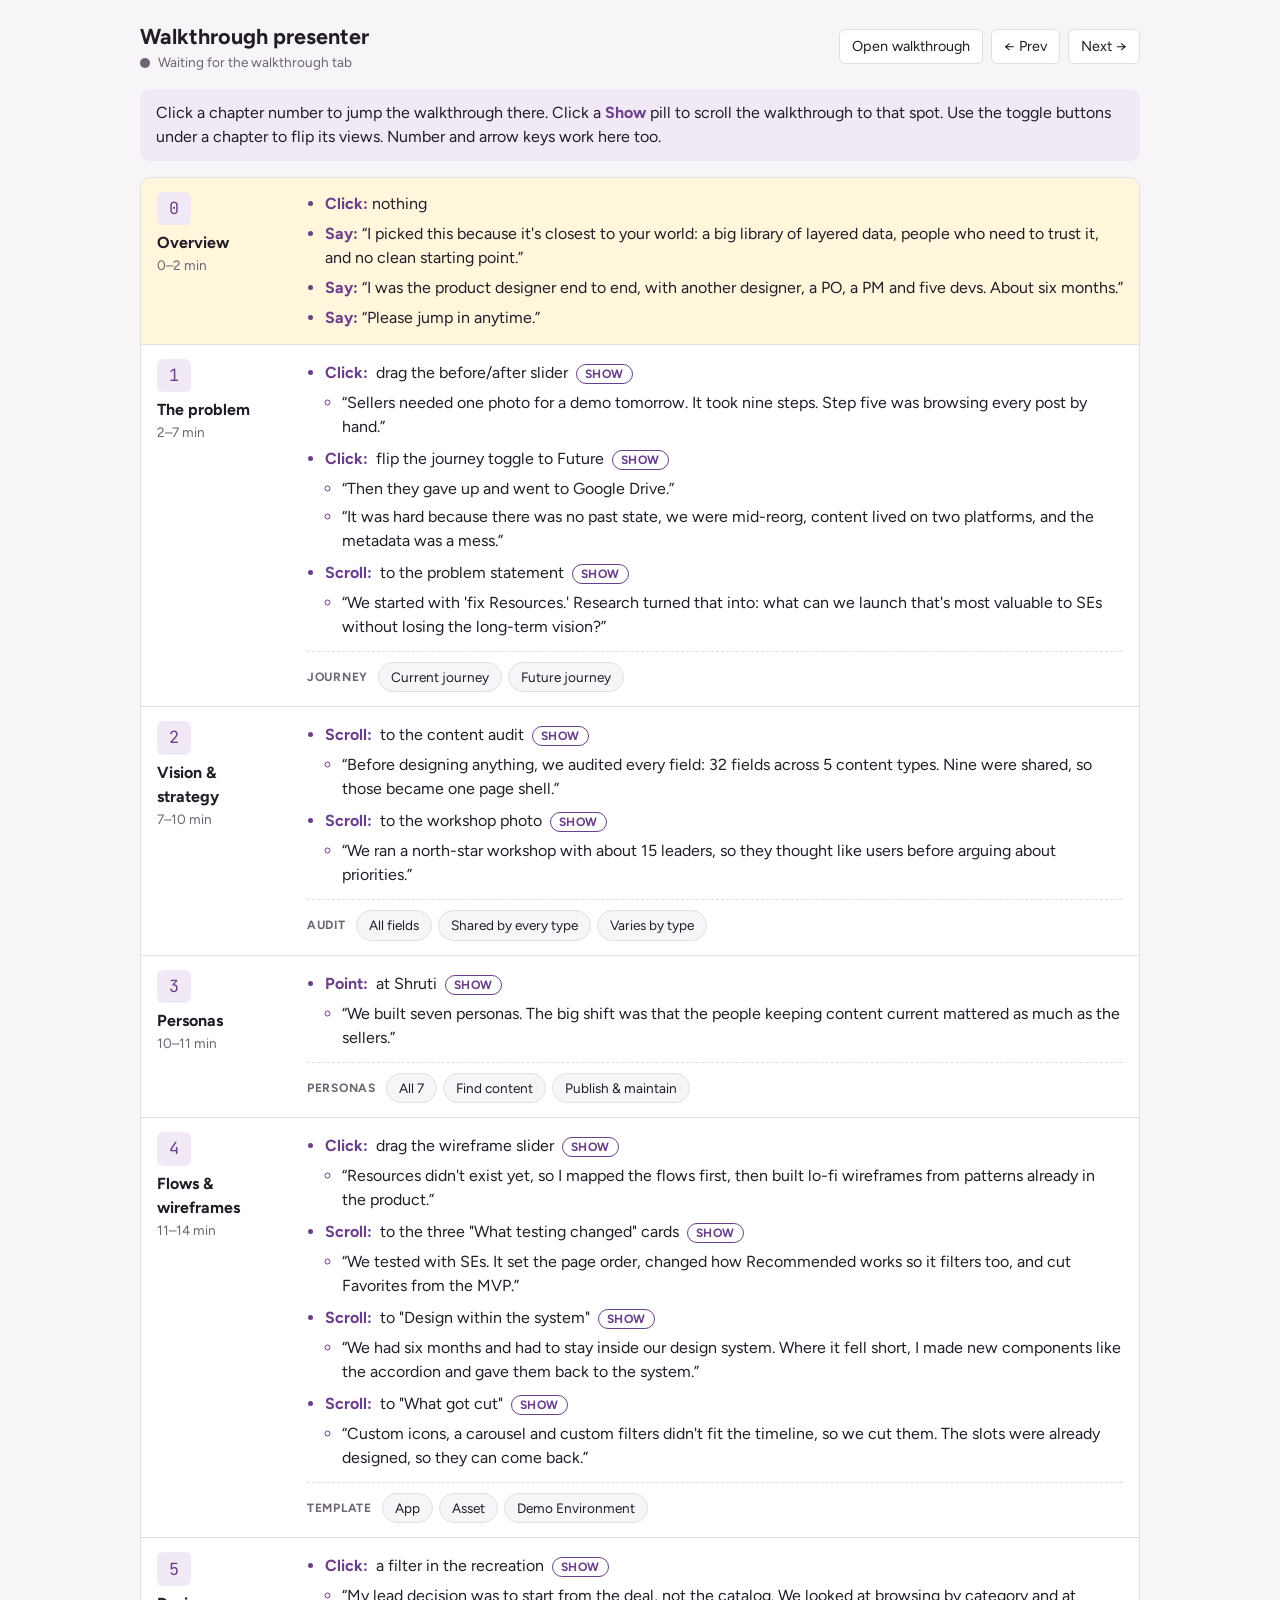
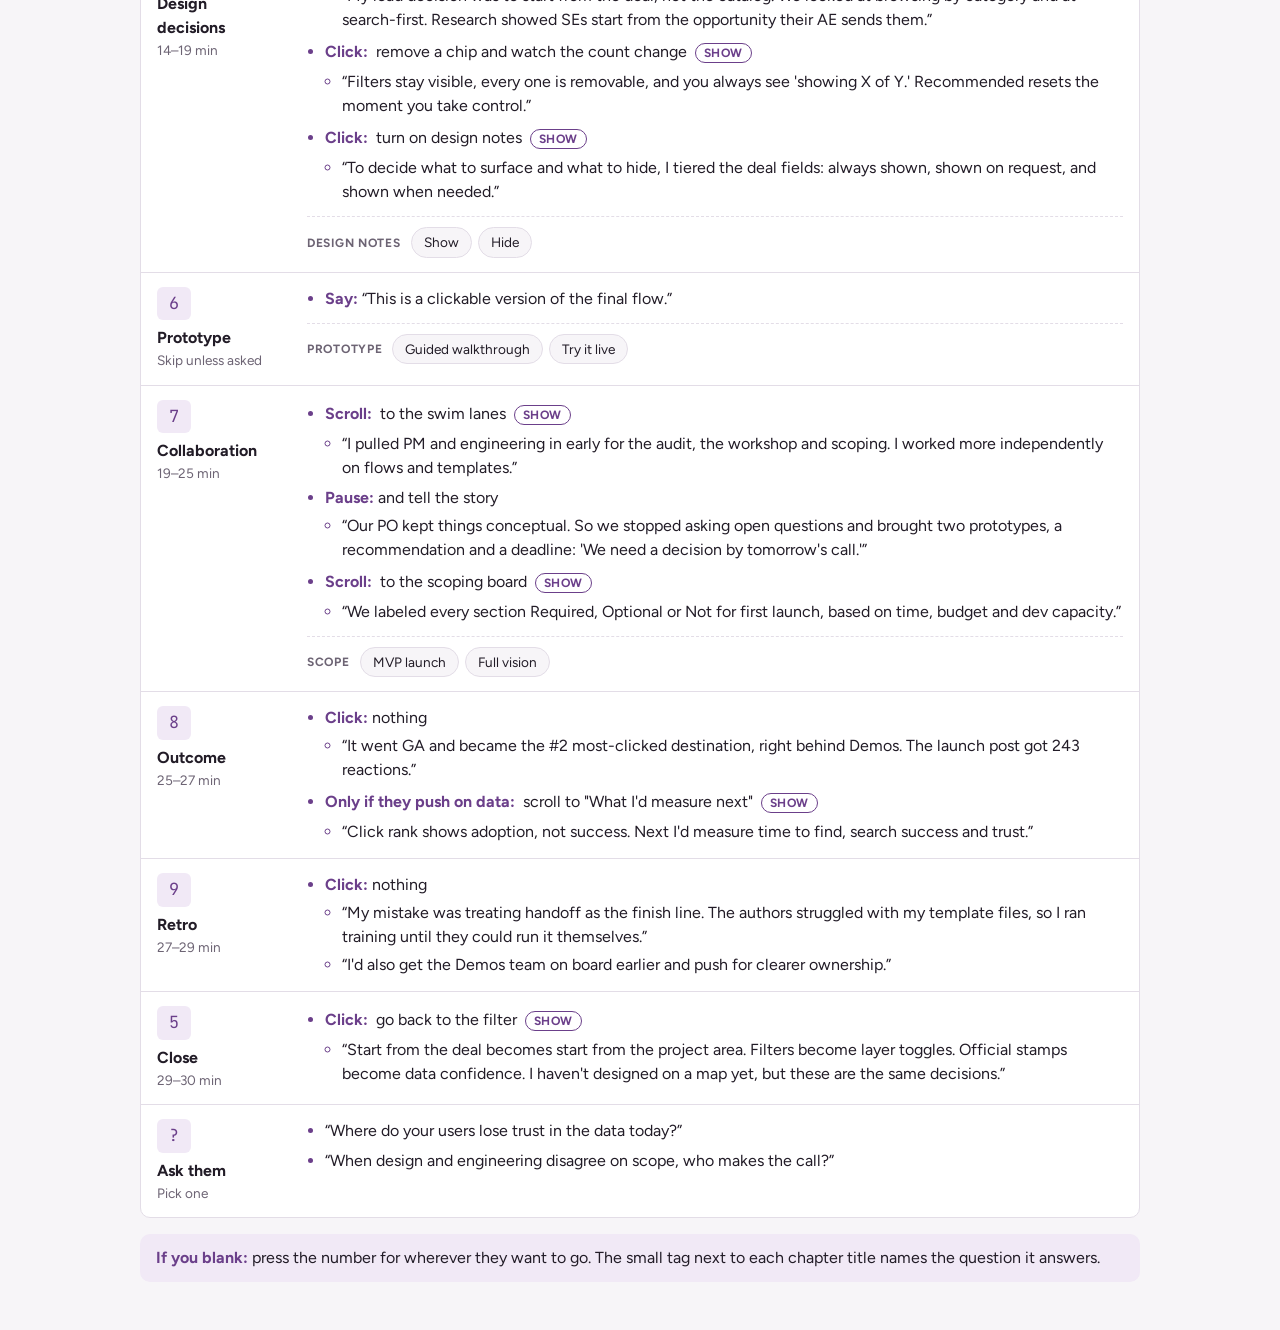
<file: walkthrough-presenter.html>
<!doctype html>
<html lang="en">
<head>
<meta charset="utf-8">
<meta name="viewport" content="width=device-width, initial-scale=1">
<meta name="robots" content="noindex, nofollow">
<title>Walkthrough Presenter</title>
<link rel="icon" type="image/svg+xml" href="favicon.svg">
<link rel="stylesheet" href="https://fonts.googleapis.com/css2?family=Figtree:wght@400;600;700&family=JetBrains+Mono:wght@600&display=swap">
<style>
:root{--bg:#f7f5f8;--surface:#fff;--ink:#221c27;--muted:#6d6474;--line:#e3dde7;--plum:#6b3f8a;--plum-soft:#f1e9f6;--now:#fff6dc;--go:#2f7d4f;
  --body:"Figtree",system-ui,-apple-system,"Segoe UI",sans-serif;--mono:"JetBrains Mono",ui-monospace,Menlo,monospace}
@media (prefers-color-scheme:dark){:root{--bg:#17131a;--surface:#201b24;--ink:#efe9f2;--muted:#a69cad;--line:#352d3b;--plum:#c79ae6;--plum-soft:#2c2233;--now:#3a3020;--go:#6fcf97;color-scheme:dark}}
*{box-sizing:border-box}
body{margin:0;background:var(--bg);color:var(--ink);font-family:var(--body);font-size:16px;line-height:1.5;padding:20px max(16px,env(safe-area-inset-left,0px)) 48px}
.wrap{max-width:1000px;margin:0 auto;display:grid;gap:16px}
header{display:flex;flex-wrap:wrap;gap:12px;align-items:center;justify-content:space-between}
h1{font-size:1.35rem;margin:0}
.status{font-size:.85rem;color:var(--muted);display:flex;align-items:center;gap:8px}
.dot{width:10px;height:10px;border-radius:50%;background:var(--muted)}
.status.on .dot{background:var(--go)}
.ctrl{display:flex;gap:8px}
.ctrl button,.open{font:inherit;font-size:.9rem;padding:6px 12px;border-radius:6px;border:1px solid var(--line);background:var(--surface);color:var(--ink);cursor:pointer;text-decoration:none}
.tbl{background:var(--surface);border:1px solid var(--line);border-radius:10px;overflow-x:auto}
table{width:100%;border-collapse:collapse;min-width:560px}
td{vertical-align:top;padding:14px 16px;border-bottom:1px solid var(--line)}
tr:last-child td{border-bottom:0}
tr.now td{background:var(--now)}
td.k{width:150px}
.jump{all:unset;cursor:pointer;display:block;border-radius:6px}
.jump:focus-visible,.do:focus-visible{outline:2px solid var(--plum);outline-offset:3px}
.key{display:inline-grid;place-items:center;min-width:2.1rem;height:2.1rem;padding:0 .4rem;border-radius:6px;background:var(--plum-soft);color:var(--plum);font-family:var(--mono);font-size:1.05rem}
.jump:hover .key{background:var(--plum);color:var(--surface)}
.name{display:block;font-weight:700;margin-top:6px}
.min{display:block;color:var(--muted);font-size:.85rem}
ul{margin:0;padding-left:1.1rem;display:grid;gap:6px}
ul ul{margin-top:4px;gap:4px}
li::marker{color:var(--plum)}
b{color:var(--plum)}
.do{font:inherit;color:inherit;text-align:left;background:none;border:0;padding:2px 0;cursor:pointer;display:inline-flex;flex-wrap:wrap;gap:4px 8px;align-items:baseline}
.do .go{font-size:.75rem;font-weight:700;letter-spacing:.04em;text-transform:uppercase;color:var(--plum);border:1px solid var(--plum);border-radius:999px;padding:0 8px}
.do:hover .go{background:var(--plum);color:var(--surface)}
.do.done .go{border-color:var(--go);color:var(--go)}
.tg{display:flex;flex-wrap:wrap;align-items:center;gap:6px;margin-top:12px;padding-top:10px;border-top:1px dashed var(--line)}
.tgl{font-size:.75rem;font-weight:700;letter-spacing:.06em;text-transform:uppercase;color:var(--muted);margin-right:4px}
.tgb{font:inherit;font-size:.85rem;padding:4px 12px;border-radius:999px;border:1px solid var(--line);background:var(--bg);color:var(--ink);cursor:pointer}
.tgb:hover{border-color:var(--plum)}
.tgb.active{background:var(--plum);border-color:var(--plum);color:var(--surface);font-weight:600}
.tgb:focus-visible{outline:2px solid var(--plum);outline-offset:2px}
.note{background:var(--plum-soft);border-radius:10px;padding:12px 16px;margin:0}
</style>
</head>
<body>
<div class="wrap">
  <header>
    <div>
      <h1>Walkthrough presenter</h1>
      <div class="status" id="status"><span class="dot"></span><span id="statusTxt">Waiting for the walkthrough tab</span></div>
    </div>
    <div class="ctrl">
      <a class="open" href="solutions-workspace-walkthrough.html" target="sw-walkthrough">Open walkthrough</a>
      <button id="prev" type="button">← Prev</button>
      <button id="next" type="button">Next →</button>
    </div>
  </header>
  <p class="note">Click a chapter number to jump the walkthrough there. Click a <b>Show</b> pill to scroll the walkthrough to that spot. Use the toggle buttons under a chapter to flip its views. Number and arrow keys work here too.</p>
  <div class="tbl"><table><tbody>
<tr data-ch="0"><td class="k"><button class="jump" data-ch="0" title="Jump the walkthrough here"><span class="key">0</span><span class="name">Overview</span><span class="min">0–2 min</span></button></td><td><ul><li><b>Click:</b> nothing</li><li><b>Say:</b> “I picked this because it&#x27;s closest to your world: a big library of layered data, people who need to trust it, and no clean starting point.”</li><li><b>Say:</b> “I was the product designer end to end, with another designer, a PO, a PM and five devs. About six months.”</li><li><b>Say:</b> “Please jump in anytime.”</li></ul></td></tr>
<tr data-ch="1"><td class="k"><button class="jump" data-ch="1" title="Jump the walkthrough here"><span class="key">1</span><span class="name">The problem</span><span class="min">2–7 min</span></button></td><td><ul><li><button class="do" data-t="{&quot;sel&quot;: &quot;#ba&quot;, &quot;ch&quot;: 1}" title="Show this on the walkthrough"><b>Click:</b> drag the before/after slider<span class="go">Show</span></button><ul><li>“Sellers needed one photo for a demo tomorrow. It took nine steps. Step five was browsing every post by hand.”</li></ul></li><li><button class="do" data-t="{&quot;sel&quot;: &quot;#jSeg&quot;, &quot;click&quot;: &quot;#jSeg button[data-j=\&quot;fut\&quot;]&quot;, &quot;ch&quot;: 1}" title="Show this on the walkthrough"><b>Click:</b> flip the journey toggle to Future<span class="go">Show</span></button><ul><li>“Then they gave up and went to Google Drive.”</li><li>“It was hard because there was no past state, we were mid-reorg, content lived on two platforms, and the metadata was a mess.”</li></ul></li><li><button class="do" data-t="{&quot;find&quot;: &quot;Our problem statement.&quot;, &quot;ch&quot;: 1}" title="Show this on the walkthrough"><b>Scroll:</b> to the problem statement<span class="go">Show</span></button><ul><li>“We started with &#x27;fix Resources.&#x27; Research turned that into: what can we launch that&#x27;s most valuable to SEs without losing the long-term vision?”</li></ul></li></ul><div class="tg"><span class="tgl">Journey</span><button class="tgb" type="button" data-g="jSeg" data-v="cur" data-t="{&quot;ch&quot;: 1, &quot;sel&quot;: &quot;#jSeg&quot;, &quot;click&quot;: &quot;#jSeg button[data-j=\&quot;cur\&quot;]&quot;}">Current journey</button><button class="tgb" type="button" data-g="jSeg" data-v="fut" data-t="{&quot;ch&quot;: 1, &quot;sel&quot;: &quot;#jSeg&quot;, &quot;click&quot;: &quot;#jSeg button[data-j=\&quot;fut\&quot;]&quot;}">Future journey</button></div></td></tr>
<tr data-ch="2"><td class="k"><button class="jump" data-ch="2" title="Jump the walkthrough here"><span class="key">2</span><span class="name">Vision &amp; strategy</span><span class="min">7–10 min</span></button></td><td><ul><li><button class="do" data-t="{&quot;sel&quot;: &quot;#auditBlock&quot;, &quot;ch&quot;: 2}" title="Show this on the walkthrough"><b>Scroll:</b> to the content audit<span class="go">Show</span></button><ul><li>“Before designing anything, we audited every field: 32 fields across 5 content types. Nine were shared, so those became one page shell.”</li></ul></li><li><button class="do" data-t="{&quot;find&quot;: &quot;Two-day design workshop&quot;, &quot;ch&quot;: 2}" title="Show this on the walkthrough"><b>Scroll:</b> to the workshop photo<span class="go">Show</span></button><ul><li>“We ran a north-star workshop with about 15 leaders, so they thought like users before arguing about priorities.”</li></ul></li></ul><div class="tg"><span class="tgl">Audit</span><button class="tgb" type="button" data-g="aSeg" data-v="all" data-t="{&quot;ch&quot;: 2, &quot;sel&quot;: &quot;#aSeg&quot;, &quot;click&quot;: &quot;#aSeg button[data-a=\&quot;all\&quot;]&quot;}">All fields</button><button class="tgb" type="button" data-g="aSeg" data-v="shared" data-t="{&quot;ch&quot;: 2, &quot;sel&quot;: &quot;#aSeg&quot;, &quot;click&quot;: &quot;#aSeg button[data-a=\&quot;shared\&quot;]&quot;}">Shared by every type</button><button class="tgb" type="button" data-g="aSeg" data-v="diff" data-t="{&quot;ch&quot;: 2, &quot;sel&quot;: &quot;#aSeg&quot;, &quot;click&quot;: &quot;#aSeg button[data-a=\&quot;diff\&quot;]&quot;}">Varies by type</button></div></td></tr>
<tr data-ch="3"><td class="k"><button class="jump" data-ch="3" title="Jump the walkthrough here"><span class="key">3</span><span class="name">Personas</span><span class="min">10–11 min</span></button></td><td><ul><li><button class="do" data-t="{&quot;sel&quot;: &quot;#pSeg&quot;, &quot;ch&quot;: 3}" title="Show this on the walkthrough"><b>Point:</b> at Shruti<span class="go">Show</span></button><ul><li>“We built seven personas. The big shift was that the people keeping content current mattered as much as the sellers.”</li></ul></li></ul><div class="tg"><span class="tgl">Personas</span><button class="tgb" type="button" data-g="pSeg" data-v="all" data-t="{&quot;ch&quot;: 3, &quot;sel&quot;: &quot;#pSeg&quot;, &quot;click&quot;: &quot;#pSeg button[data-p=\&quot;all\&quot;]&quot;}">All 7</button><button class="tgb" type="button" data-g="pSeg" data-v="find" data-t="{&quot;ch&quot;: 3, &quot;sel&quot;: &quot;#pSeg&quot;, &quot;click&quot;: &quot;#pSeg button[data-p=\&quot;find\&quot;]&quot;}">Find content</button><button class="tgb" type="button" data-g="pSeg" data-v="pub" data-t="{&quot;ch&quot;: 3, &quot;sel&quot;: &quot;#pSeg&quot;, &quot;click&quot;: &quot;#pSeg button[data-p=\&quot;pub\&quot;]&quot;}">Publish &amp; maintain</button></div></td></tr>
<tr data-ch="4"><td class="k"><button class="jump" data-ch="4" title="Jump the walkthrough here"><span class="key">4</span><span class="name">Flows &amp; wireframes</span><span class="min">11–14 min</span></button></td><td><ul><li><button class="do" data-t="{&quot;sel&quot;: &quot;#wba&quot;, &quot;ch&quot;: 4}" title="Show this on the walkthrough"><b>Click:</b> drag the wireframe slider<span class="go">Show</span></button><ul><li>“Resources didn&#x27;t exist yet, so I mapped the flows first, then built lo-fi wireframes from patterns already in the product.”</li></ul></li><li><button class="do" data-t="{&quot;find&quot;: &quot;What testing and review changed&quot;, &quot;ch&quot;: 4}" title="Show this on the walkthrough"><b>Scroll:</b> to the three &quot;What testing changed&quot; cards<span class="go">Show</span></button><ul><li>“We tested with SEs. It set the page order, changed how Recommended works so it filters too, and cut Favorites from the MVP.”</li></ul></li><li><button class="do" data-t="{&quot;find&quot;: &quot;Design within the system&quot;, &quot;ch&quot;: 4}" title="Show this on the walkthrough"><b>Scroll:</b> to &quot;Design within the system&quot;<span class="go">Show</span></button><ul><li>“We had six months and had to stay inside our design system. Where it fell short, I made new components like the accordion and gave them back to the system.”</li></ul></li><li><button class="do" data-t="{&quot;find&quot;: &quot;What lived outside the system&quot;, &quot;ch&quot;: 4}" title="Show this on the walkthrough"><b>Scroll:</b> to &quot;What got cut&quot;<span class="go">Show</span></button><ul><li>“Custom icons, a carousel and custom filters didn&#x27;t fit the timeline, so we cut them. The slots were already designed, so they can come back.”</li></ul></li></ul><div class="tg"><span class="tgl">Template</span><button class="tgb" type="button" data-g="wSeg" data-v="app" data-t="{&quot;ch&quot;: 4, &quot;sel&quot;: &quot;#wSeg&quot;, &quot;click&quot;: &quot;#wSeg button[data-w=\&quot;app\&quot;]&quot;}">App</button><button class="tgb" type="button" data-g="wSeg" data-v="asset" data-t="{&quot;ch&quot;: 4, &quot;sel&quot;: &quot;#wSeg&quot;, &quot;click&quot;: &quot;#wSeg button[data-w=\&quot;asset\&quot;]&quot;}">Asset</button><button class="tgb" type="button" data-g="wSeg" data-v="de" data-t="{&quot;ch&quot;: 4, &quot;sel&quot;: &quot;#wSeg&quot;, &quot;click&quot;: &quot;#wSeg button[data-w=\&quot;de\&quot;]&quot;}">Demo Environment</button></div></td></tr>
<tr data-ch="5"><td class="k"><button class="jump" data-ch="5" title="Jump the walkthrough here"><span class="key">5</span><span class="name">Design decisions</span><span class="min">14–19 min</span></button></td><td><ul><li><button class="do" data-t="{&quot;sel&quot;: &quot;#proto&quot;, &quot;ch&quot;: 5}" title="Show this on the walkthrough"><b>Click:</b> a filter in the recreation<span class="go">Show</span></button><ul><li>“My lead decision was to start from the deal, not the catalog. We looked at browsing by category and at search-first. Research showed SEs start from the opportunity their AE sends them.”</li></ul></li><li><button class="do" data-t="{&quot;sel&quot;: &quot;#chips&quot;, &quot;ch&quot;: 5}" title="Show this on the walkthrough"><b>Click:</b> remove a chip and watch the count change<span class="go">Show</span></button><ul><li>“Filters stay visible, every one is removable, and you always see &#x27;showing X of Y.&#x27; Recommended resets the moment you take control.”</li></ul></li><li><button class="do" data-t="{&quot;sel&quot;: &quot;#proto&quot;, &quot;click&quot;: &quot;#annotBtn&quot;, &quot;ch&quot;: 5}" title="Show this on the walkthrough"><b>Click:</b> turn on design notes<span class="go">Show</span></button><ul><li>“To decide what to surface and what to hide, I tiered the deal fields: always shown, shown on request, and shown when needed.”</li></ul></li></ul><div class="tg"><span class="tgl">Design notes</span><button class="tgb" type="button" data-g="annotBtn" data-v="on" data-t="{&quot;ch&quot;: 5, &quot;sel&quot;: &quot;#proto&quot;, &quot;click&quot;: &quot;#annotBtn&quot;, &quot;want&quot;: &quot;on&quot;}">Show</button><button class="tgb" type="button" data-g="annotBtn" data-v="off" data-t="{&quot;ch&quot;: 5, &quot;sel&quot;: &quot;#proto&quot;, &quot;click&quot;: &quot;#annotBtn&quot;, &quot;want&quot;: &quot;off&quot;}">Hide</button></div></td></tr>
<tr data-ch="6"><td class="k"><button class="jump" data-ch="6" title="Jump the walkthrough here"><span class="key">6</span><span class="name">Prototype</span><span class="min">Skip unless asked</span></button></td><td><ul><li><b>Say:</b> “This is a clickable version of the final flow.”</li></ul><div class="tg"><span class="tgl">Prototype</span><button class="tgb" type="button" data-g="lvSeg" data-v="gif" data-t="{&quot;ch&quot;: 6, &quot;sel&quot;: &quot;#lvSeg&quot;, &quot;click&quot;: &quot;#lvSeg button[data-v=\&quot;gif\&quot;]&quot;}">Guided walkthrough</button><button class="tgb" type="button" data-g="lvSeg" data-v="live" data-t="{&quot;ch&quot;: 6, &quot;sel&quot;: &quot;#lvSeg&quot;, &quot;click&quot;: &quot;#lvSeg button[data-v=\&quot;live\&quot;]&quot;}">Try it live</button></div></td></tr>
<tr data-ch="7"><td class="k"><button class="jump" data-ch="7" title="Jump the walkthrough here"><span class="key">7</span><span class="name">Collaboration</span><span class="min">19–25 min</span></button></td><td><ul><li><button class="do" data-t="{&quot;sel&quot;: &quot;.rhythm&quot;, &quot;ch&quot;: 7}" title="Show this on the walkthrough"><b>Scroll:</b> to the swim lanes<span class="go">Show</span></button><ul><li>“I pulled PM and engineering in early for the audit, the workshop and scoping. I worked more independently on flows and templates.”</li></ul></li><li><b>Pause:</b> and tell the story<ul><li>“Our PO kept things conceptual. So we stopped asking open questions and brought two prototypes, a recommendation and a deadline: &#x27;We need a decision by tomorrow&#x27;s call.&#x27;”</li></ul></li><li><button class="do" data-t="{&quot;find&quot;: &quot;Scoping the MVP launch&quot;, &quot;ch&quot;: 7}" title="Show this on the walkthrough"><b>Scroll:</b> to the scoping board<span class="go">Show</span></button><ul><li>“We labeled every section Required, Optional or Not for first launch, based on time, budget and dev capacity.”</li></ul></li></ul><div class="tg"><span class="tgl">Scope</span><button class="tgb" type="button" data-g="sSeg" data-v="v1" data-t="{&quot;ch&quot;: 7, &quot;sel&quot;: &quot;#sSeg&quot;, &quot;click&quot;: &quot;#sSeg button[data-s=\&quot;v1\&quot;]&quot;}">MVP launch</button><button class="tgb" type="button" data-g="sSeg" data-v="full" data-t="{&quot;ch&quot;: 7, &quot;sel&quot;: &quot;#sSeg&quot;, &quot;click&quot;: &quot;#sSeg button[data-s=\&quot;full\&quot;]&quot;}">Full vision</button></div></td></tr>
<tr data-ch="8"><td class="k"><button class="jump" data-ch="8" title="Jump the walkthrough here"><span class="key">8</span><span class="name">Outcome</span><span class="min">25–27 min</span></button></td><td><ul><li><b>Click:</b> nothing<ul><li>“It went GA and became the #2 most-clicked destination, right behind Demos. The launch post got 243 reactions.”</li></ul></li><li><button class="do" data-t="{&quot;find&quot;: &quot;What I&#x27;d measure next&quot;, &quot;ch&quot;: 8}" title="Show this on the walkthrough"><b>Only if they push on data:</b> scroll to &quot;What I&#x27;d measure next&quot;<span class="go">Show</span></button><ul><li>“Click rank shows adoption, not success. Next I&#x27;d measure time to find, search success and trust.”</li></ul></li></ul></td></tr>
<tr data-ch="9"><td class="k"><button class="jump" data-ch="9" title="Jump the walkthrough here"><span class="key">9</span><span class="name">Retro</span><span class="min">27–29 min</span></button></td><td><ul><li><b>Click:</b> nothing<ul><li>“My mistake was treating handoff as the finish line. The authors struggled with my template files, so I ran training until they could run it themselves.”</li><li>“I&#x27;d also get the Demos team on board earlier and push for clearer ownership.”</li></ul></li></ul></td></tr>
<tr data-ch="5"><td class="k"><button class="jump" data-ch="5" title="Jump the walkthrough here"><span class="key">5</span><span class="name">Close</span><span class="min">29–30 min</span></button></td><td><ul><li><button class="do" data-t="{&quot;sel&quot;: &quot;#proto&quot;, &quot;ch&quot;: 5}" title="Show this on the walkthrough"><b>Click:</b> go back to the filter<span class="go">Show</span></button><ul><li>“Start from the deal becomes start from the project area. Filters become layer toggles. Official stamps become data confidence. I haven&#x27;t designed on a map yet, but these are the same decisions.”</li></ul></li></ul></td></tr>
<tr><td class="k"><span class="key">?</span><span class="name">Ask them</span><span class="min">Pick one</span></td><td><ul><li>“Where do your users lose trust in the data today?”</li><li>“When design and engineering disagree on scope, who makes the call?”</li></ul></td></tr>
  </tbody></table></div>
  <p class="note"><b>If you blank:</b> press the number for wherever they want to go. The small tag next to each chapter title names the question it answers.</p>
</div>
<script>
(() => {
  let bc = null; try { bc = new BroadcastChannel('sw-walkthrough'); } catch (e) {}
  let cur = 0, alive = 0;
  const send = m => { if (bc) bc.postMessage(m); };
  const st = document.getElementById('status'), stT = document.getElementById('statusTxt');
  const mark = i => {
    cur = i;
    document.querySelectorAll('tr[data-ch]').forEach(r => r.classList.toggle('now', +r.dataset.ch === i));
    const r = [...document.querySelectorAll('tr[data-ch]')].find(r => +r.dataset.ch === i);
    if (r) r.scrollIntoView({ block: 'nearest', behavior: 'smooth' });
  };
  if (bc) bc.onmessage = e => {
    const m = e.data || {};
    if (m.type === 'at') { alive = Date.now(); st.classList.add('on'); stT.textContent = 'Connected · showing chapter ' + m.i; if (m.i !== cur) mark(m.i); if (m.states) document.querySelectorAll('.tgb').forEach(b => b.classList.toggle('active', m.states[b.dataset.g] === b.dataset.v)); }
  };
  setInterval(() => { send({ type: 'ping' }); if (Date.now() - alive > 4000) { st.classList.remove('on'); stT.textContent = 'Waiting for the walkthrough tab'; } }, 1500);
  send({ type: 'ping' });
  const go = i => { i = Math.max(0, Math.min(9, i)); send({ type: 'go', i }); mark(i); };
  document.addEventListener('click', e => {
    const j = e.target.closest('.jump'); if (j) { go(+j.dataset.ch); return; }
    const g = e.target.closest('.tgb'); if (g) { const t = JSON.parse(g.dataset.t); send({ type: 'show', t }); mark(t.ch); return; }
    const d = e.target.closest('.do');
    if (d) { const t = JSON.parse(d.dataset.t); send({ type: 'show', t }); mark(t.ch); d.classList.add('done'); }
  });
  document.getElementById('prev').onclick = () => go(cur - 1);
  document.getElementById('next').onclick = () => go(cur + 1);
  document.addEventListener('keydown', e => {
    if (e.metaKey || e.ctrlKey || e.altKey) return;
    if (/^[0-9]$/.test(e.key)) go(+e.key);
    else if (e.key === 'ArrowRight') { e.preventDefault(); go(cur + 1); }
    else if (e.key === 'ArrowLeft') { e.preventDefault(); go(cur - 1); }
  });
  mark(0);
})();
</script>
</body>
</html>
</file>
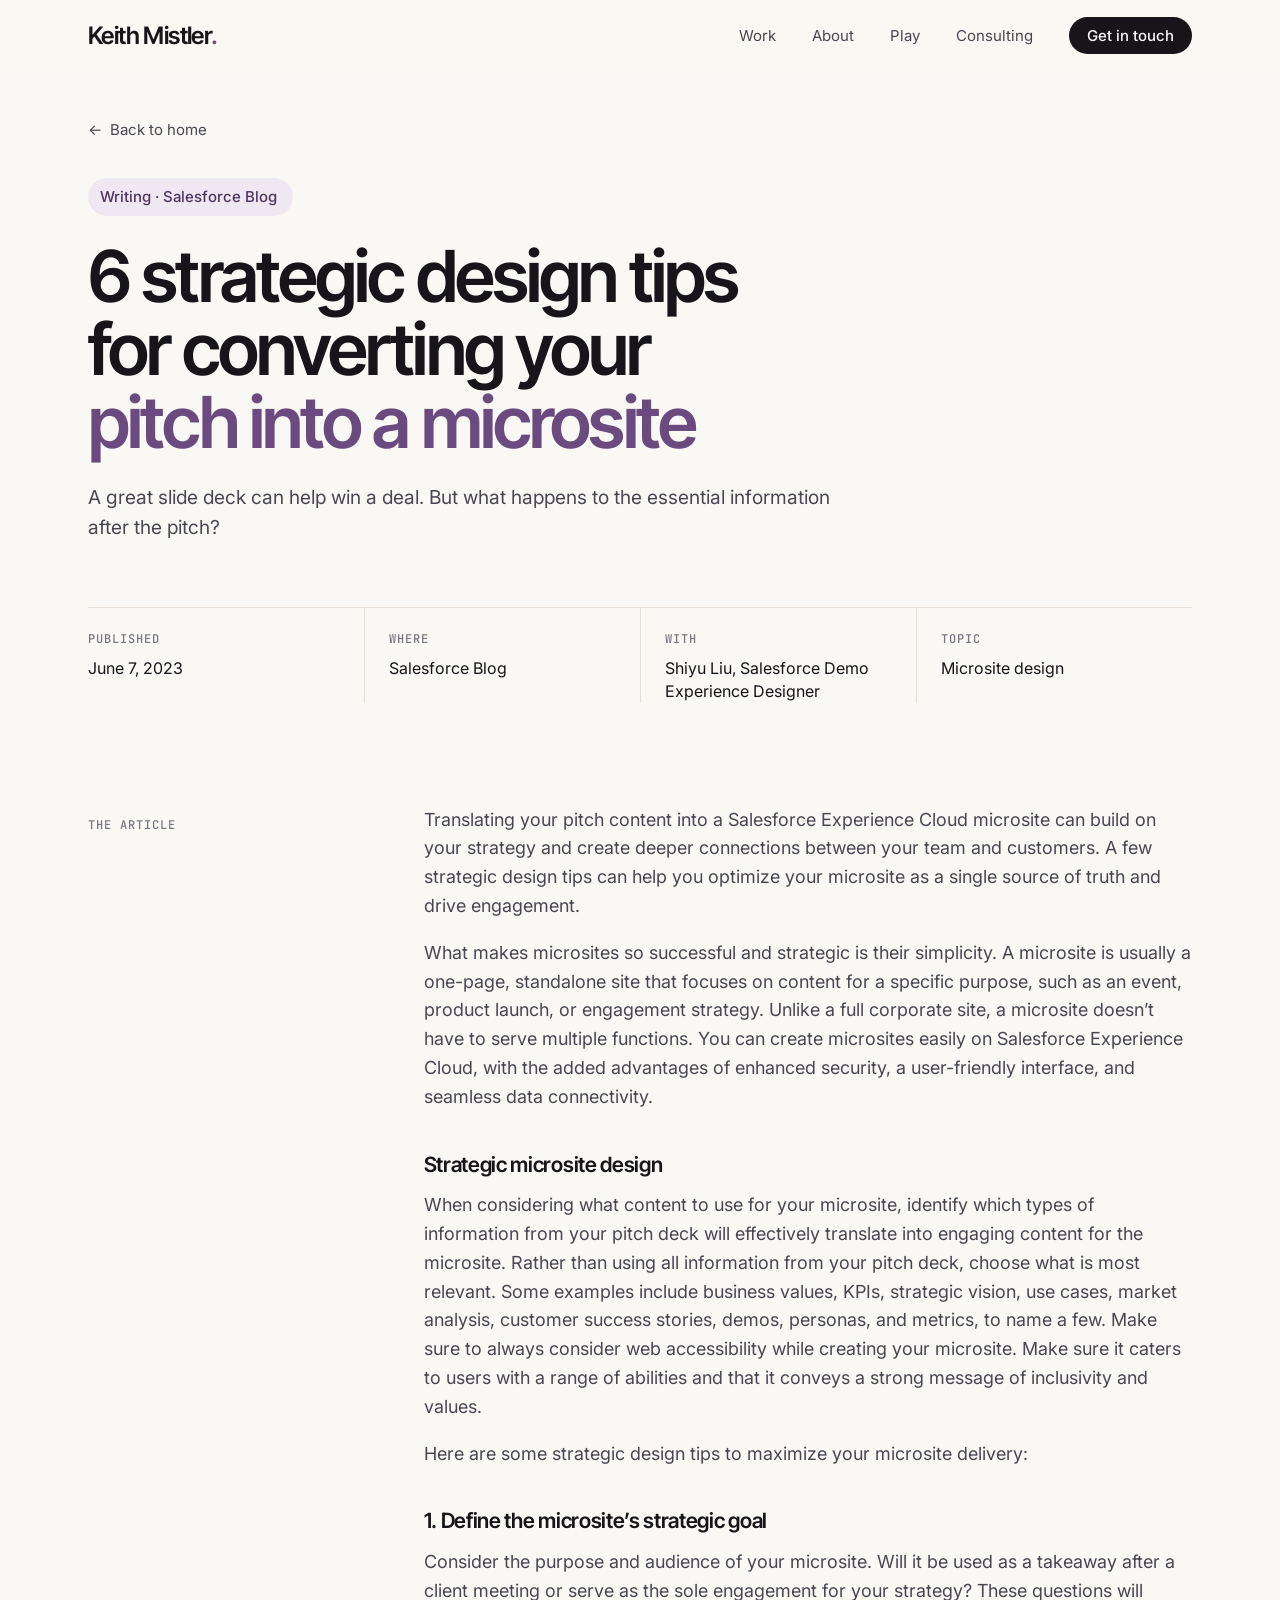
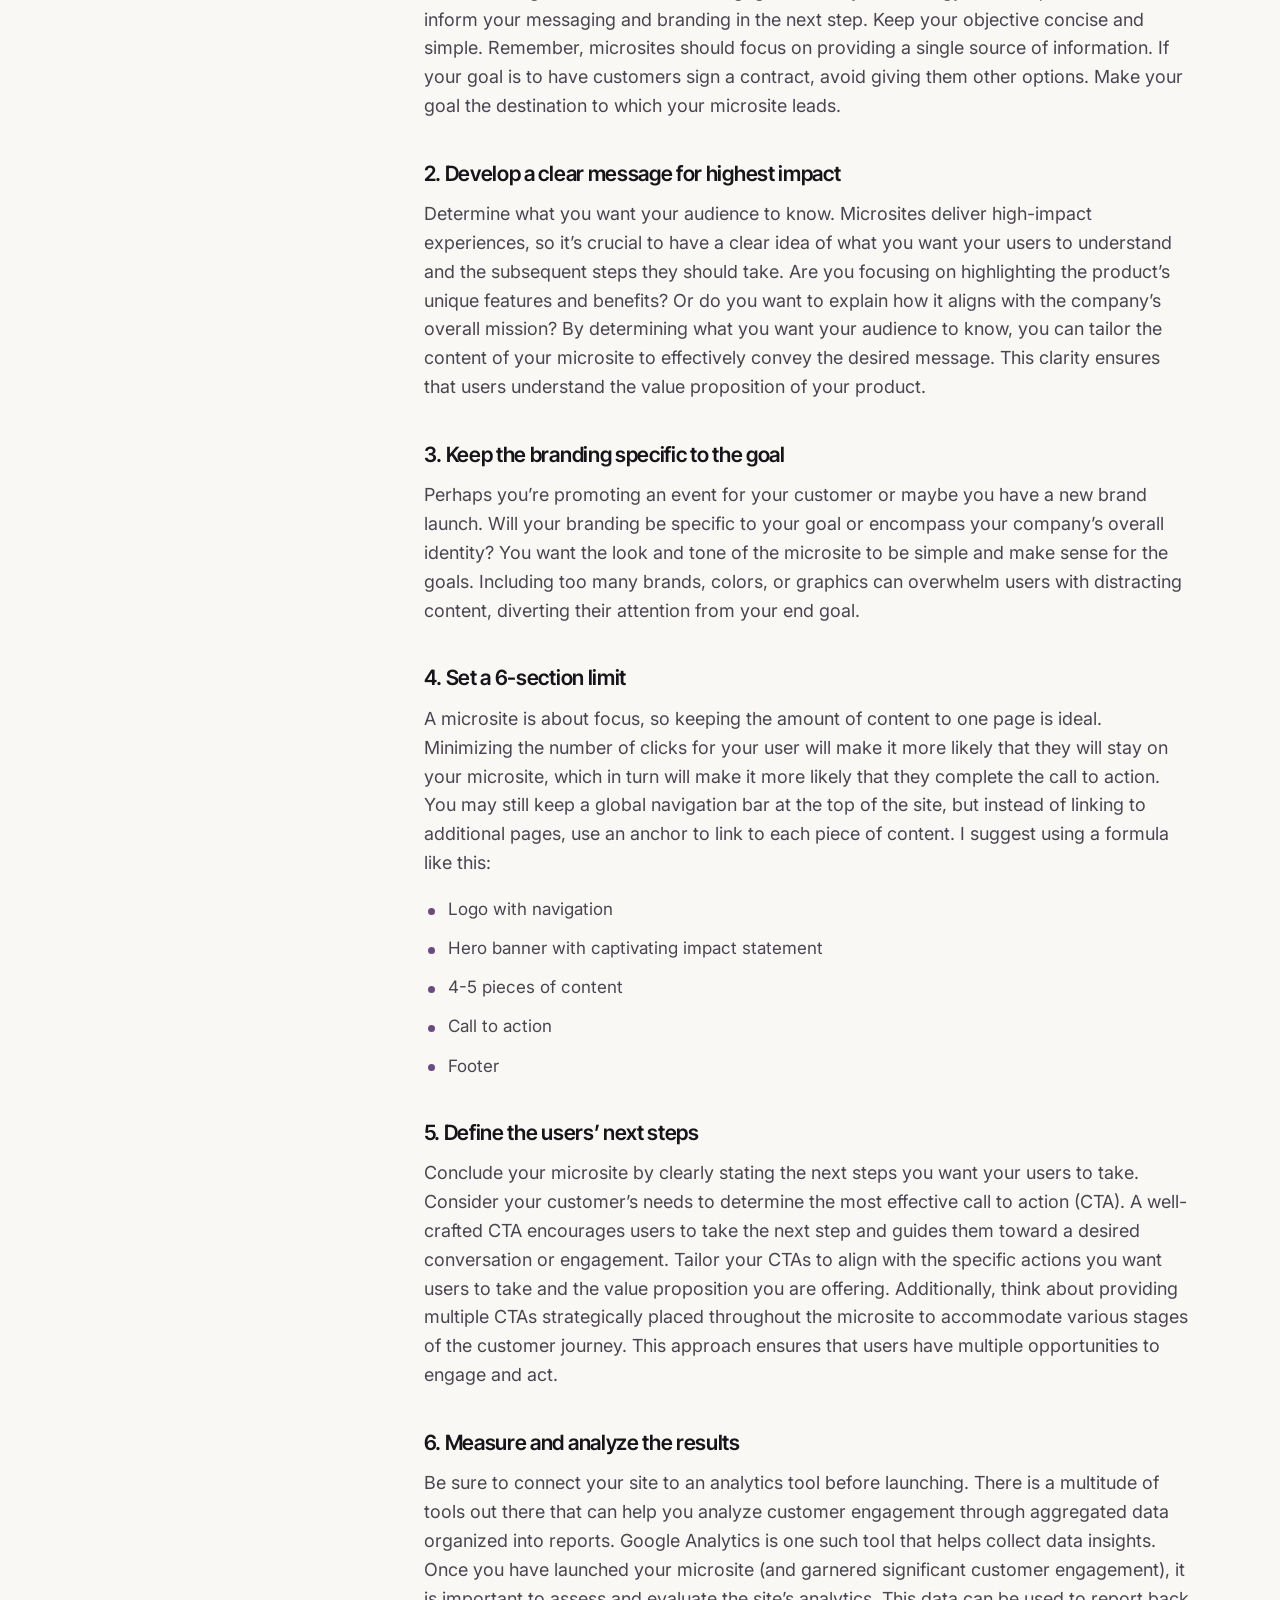
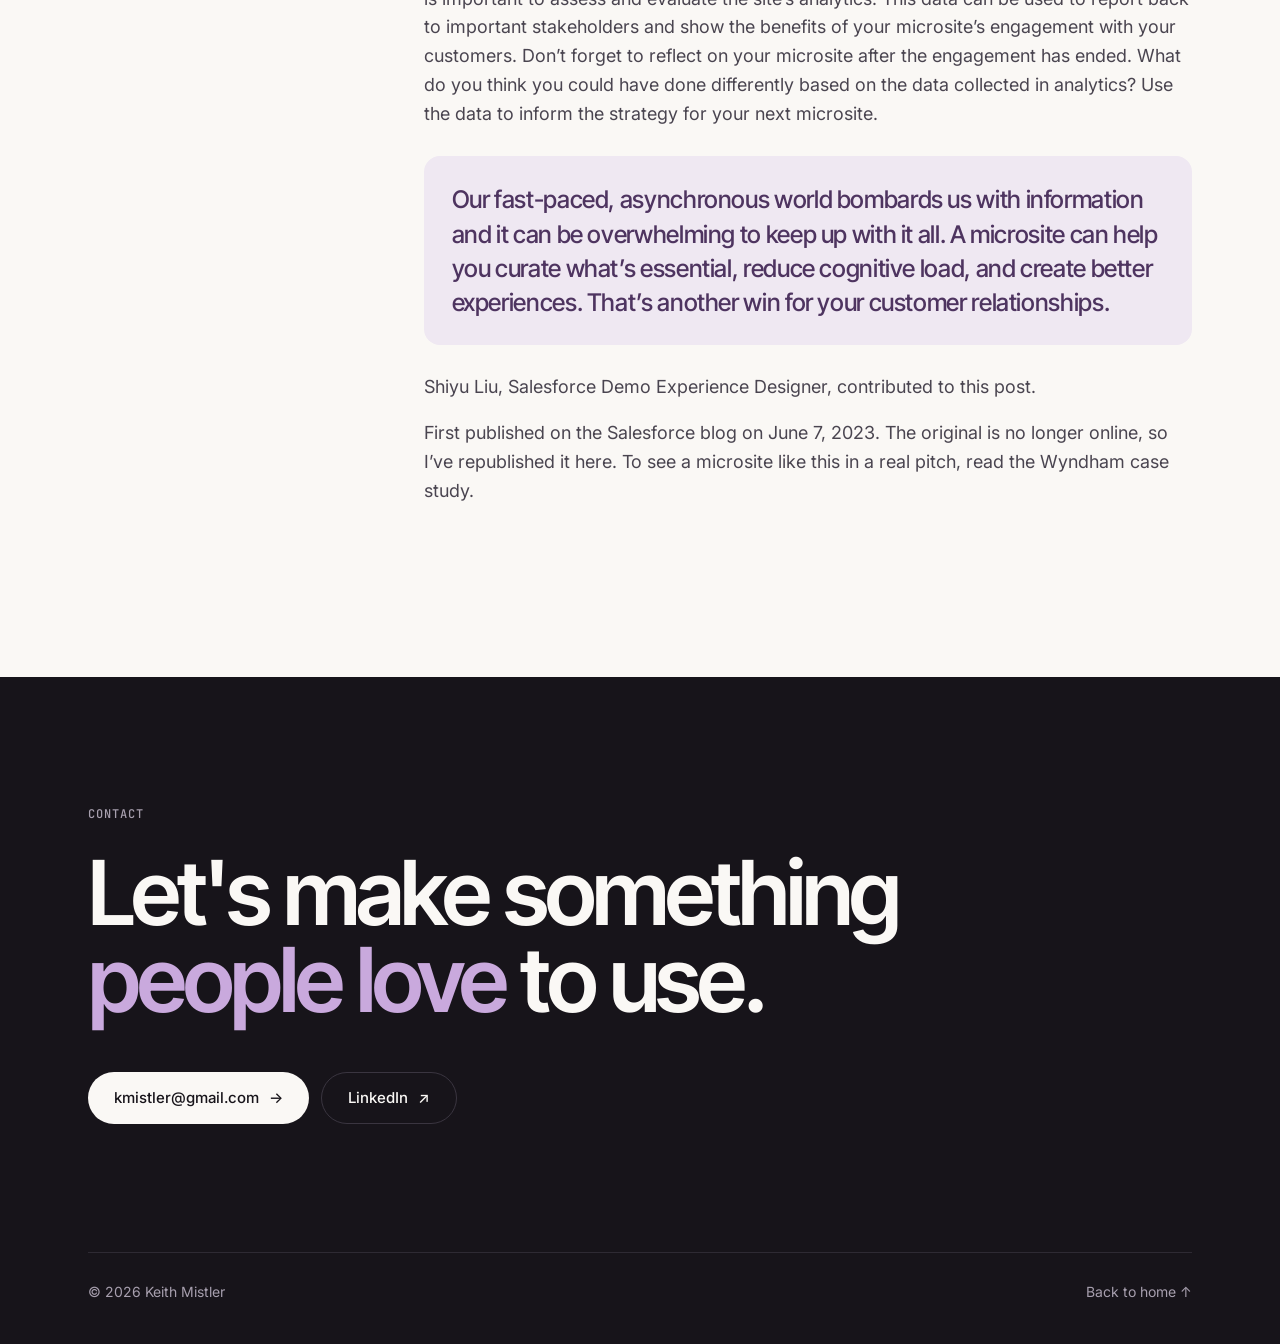
<file: writing-microsite-design-tips.html>
<!DOCTYPE html>
<html lang="en">
<head>
  <meta charset="UTF-8">
  <meta name="viewport" content="width=device-width, initial-scale=1.0">
  <title>6 Strategic Design Tips for Converting Your Pitch into a Microsite · Keith Mistler</title>
  <meta name="description" content="How do you convert your pitch deck into an Experience Cloud microsite? Six strategic microsite design tips, first published on the Salesforce blog.">
  <meta property="og:type" content="article">
  <meta property="og:site_name" content="Keith Mistler">
  <meta property="og:title" content="6 Strategic Design Tips for Converting Your Pitch into a Microsite · Keith Mistler">
  <meta property="og:description" content="How do you convert your pitch deck into an Experience Cloud microsite? Six strategic microsite design tips, first published on the Salesforce blog.">
  <meta property="og:url" content="https://keithmistler.com/writing-microsite-design-tips.html">
  <meta property="og:image" content="https://keithmistler.com/img/og-image.png">
  <meta property="og:image:width" content="1200">
  <meta property="og:image:height" content="630">
  <meta property="og:image:alt" content="Keith Mistler, Senior UX Designer: Designing for happier humans and fewer clicks.">
  <meta name="twitter:card" content="summary_large_image">
  <meta name="twitter:title" content="6 Strategic Design Tips for Converting Your Pitch into a Microsite · Keith Mistler">
  <meta name="twitter:description" content="How do you convert your pitch deck into an Experience Cloud microsite? Six strategic microsite design tips, first published on the Salesforce blog.">
  <meta name="twitter:image" content="https://keithmistler.com/img/og-image.png">
  <link rel="icon" type="image/svg+xml" href="favicon.svg">
  <link rel="preconnect" href="https://fonts.googleapis.com">
  <link rel="preconnect" href="https://fonts.gstatic.com" crossorigin>
  <link href="https://fonts.googleapis.com/css2?family=Inter:wght@400;500;600&family=Inter+Tight:wght@500;600&family=JetBrains+Mono:wght@500&display=swap" rel="stylesheet">
  <link rel="stylesheet" href="styles.css">
  <script>document.documentElement.classList.add('js');</script>
</head>
<body>

  <header class="nav" id="nav">
    <div class="wrap nav-inner">
      <a href="index.html" class="wordmark">Keith Mistler<span>.</span></a>
      <button class="menu-btn" id="menuBtn" aria-label="Open menu" aria-expanded="false" aria-controls="navLinks"><span></span><span></span></button>
      <ul class="nav-links" id="navLinks">
        <li><a href="index.html#work">Work</a></li>
        <li><a href="index.html#about">About</a></li>
        <li><a href="index.html#play">Play</a></li>
        <li><a href="consulting.html">Consulting</a></li>
        <li><a href="#contact" class="nav-cta">Get in touch</a></li>
      </ul>
    </div>
  </header>

  <main>
    <section class="cs-hero">
      <div class="wrap">
        <div class="cs-topbar">
          <a href="index.html#about" class="cs-back"><span class="arrow">←</span> Back to home</a>
        </div>
        <div class="status">Writing · Salesforce Blog</div>
        <h1>6 strategic design tips for converting your <em>pitch into a microsite</em></h1>
        <p class="cs-lede">A great slide deck can help win a deal. But what happens to the essential information after the pitch?</p>
        <div class="cs-meta"><div><span class="label">Published</span><p>June 7, 2023</p></div><div><span class="label">Where</span><p>Salesforce Blog</p></div><div><span class="label">With</span><p>Shiyu Liu, Salesforce Demo Experience Designer</p></div><div><span class="label">Topic</span><p>Microsite design</p></div></div>
      </div>
    </section>

    <div class="wrap">
      <section class="cs-section reveal">
        <span class="label">The article</span>
        <div class="cs-body">
          <p>Translating your pitch content into a <a href="https://www.learnexperiencecloud.com/s/article/Introduction-to-Experience-Cloud-Microsites" target="_blank" rel="noopener">Salesforce Experience Cloud microsite</a> can build on your strategy and create deeper connections between your team and customers. A few strategic design tips can help you optimize your microsite as a single source of truth and drive engagement.</p>
          <p>What makes microsites so successful and strategic is their simplicity. A microsite is usually a one-page, standalone site that focuses on content for a specific purpose, such as an event, product launch, or engagement strategy. Unlike a full corporate site, a microsite doesn’t have to serve multiple functions. You can create microsites easily on Salesforce Experience Cloud, with the added advantages of enhanced security, a user-friendly interface, and seamless data connectivity.</p>

          <h3>Strategic microsite design</h3>
          <p>When considering what content to use for your microsite, identify which types of information from your pitch deck will effectively translate into engaging content for the microsite. Rather than using all information from your pitch deck, choose what is most relevant. Some examples include business values, KPIs, strategic vision, use cases, market analysis, customer success stories, demos, personas, and metrics, to name a few. Make sure to always <a href="https://trailhead.salesforce.com/content/learn/modules/designing-for-web-accessibility" target="_blank" rel="noopener">consider web accessibility</a> while creating your microsite. Make sure it caters to users with a range of abilities and that it conveys a strong message of inclusivity and values.</p>
          <p>Here are some strategic design tips to maximize your microsite delivery:</p>

          <h3>1. Define the microsite’s strategic goal</h3>
          <p>Consider the purpose and audience of your microsite. Will it be used as a takeaway after a client meeting or serve as the sole engagement for your strategy? These questions will inform your messaging and branding in the next step. Keep your objective concise and simple. Remember, microsites should focus on providing a single source of information. If your goal is to have customers sign a contract, avoid giving them other options. Make your goal the destination to which your microsite leads.</p>

          <h3>2. Develop a clear message for highest impact</h3>
          <p>Determine what you want your audience to know. Microsites deliver high-impact experiences, so it’s crucial to have a clear idea of what you want your users to understand and the subsequent steps they should take. Are you focusing on highlighting the product’s unique features and benefits? Or do you want to explain how it aligns with the company’s overall mission? By determining what you want your audience to know, you can tailor the content of your microsite to effectively convey the desired message. This clarity ensures that users understand the value proposition of your product.</p>

          <h3>3. Keep the branding specific to the goal</h3>
          <p>Perhaps you’re promoting an event for your customer or maybe you have a new brand launch. Will your branding be specific to your goal or encompass your company’s overall identity? You want the look and tone of the microsite to be simple and make sense for the goals. Including too many brands, colors, or graphics can overwhelm users with distracting content, diverting their attention from your end goal.</p>

          <h3>4. Set a 6-section limit</h3>
          <p>A microsite is about focus, so keeping the amount of content to one page is ideal. Minimizing the number of clicks for your user will make it more likely that they will stay on your microsite, which in turn will make it more likely that they complete the call to action. You may still keep a global navigation bar at the top of the site, but instead of linking to additional pages, use an anchor to link to each piece of content. I suggest using a formula like this:</p>
          <ul>
            <li>Logo with navigation</li>
            <li>Hero banner with captivating impact statement</li>
            <li>4-5 pieces of content</li>
            <li>Call to action</li>
            <li>Footer</li>
          </ul>

          <h3>5. Define the users’ next steps</h3>
          <p>Conclude your microsite by clearly stating the next steps you want your users to take. Consider your customer’s needs to determine the most effective call to action (CTA). A well-crafted CTA encourages users to take the next step and guides them toward a desired conversation or engagement. Tailor your CTAs to align with the specific actions you want users to take and the value proposition you are offering. Additionally, think about providing multiple CTAs strategically placed throughout the microsite to accommodate various stages of the customer journey. This approach ensures that users have multiple opportunities to engage and act.</p>

          <h3>6. Measure and analyze the results</h3>
          <p>Be sure to connect your site to an analytics tool before launching. There is a multitude of tools out there that can help you analyze customer engagement through aggregated data organized into reports. Google Analytics is one such tool that helps collect data insights. Once you have launched your microsite (and garnered significant customer engagement), it is important to assess and evaluate the site’s analytics. This data can be used to report back to important stakeholders and show the benefits of your microsite’s engagement with your customers. Don’t forget to reflect on your microsite after the engagement has ended. What do you think you could have done differently based on the data collected in analytics? Use the data to inform the strategy for your next microsite.</p>

          <div class="cs-callout">Our fast-paced, asynchronous world bombards us with information and it can be overwhelming to keep up with it all. A microsite can help you curate what’s essential, reduce cognitive load, and create better experiences. That’s another win for your customer relationships.</div>

          <p>Shiyu Liu, Salesforce Demo Experience Designer, contributed to this post.</p>
          <p>First published on the Salesforce blog on June 7, 2023. The original is no longer online, so I’ve republished it here. To see a microsite like this in a real pitch, read the <a href="project-wyndham.html#microsite">Wyndham case study</a>.</p>
        </div>
      </section>
    </div>
  </main>

  <footer class="contact" id="contact">
    <div class="wrap">
      <span class="label">Contact</span>
      <h2>Let's make something <em>people love</em> to use.</h2>
      <div class="contact-links">
        <a href="mailto:kmistler@gmail.com" class="btn btn-primary">kmistler@gmail.com <span class="arrow">→</span></a>
        <a href="https://www.linkedin.com/in/kmarchmistler" target="_blank" rel="noopener" class="btn btn-ghost">LinkedIn <span class="arrow">↗</span></a>
      </div>
      <div class="footer">
        <span>© 2026 Keith Mistler</span>
        <a href="index.html">Back to home ↑</a>
      </div>
    </div>
  </footer>

  <script>
    const nav = document.getElementById('nav');
    const onScroll = () => nav.classList.toggle('scrolled', window.scrollY > 8);
    window.addEventListener('scroll', onScroll, { passive: true });
    onScroll();
    const btn = document.getElementById('menuBtn');
    const links = document.getElementById('navLinks');
    btn.addEventListener('click', () => {
      const open = btn.getAttribute('aria-expanded') === 'true';
      btn.setAttribute('aria-expanded', String(!open));
      links.classList.toggle('open', !open);
    });
    links.querySelectorAll('a').forEach(a => a.addEventListener('click', () => {
      btn.setAttribute('aria-expanded', 'false');
      links.classList.remove('open');
    }));
    const io = new IntersectionObserver(entries => {
      entries.forEach(e => { if (e.isIntersecting) { e.target.classList.add('in'); io.unobserve(e.target); } });
    }, { rootMargin: '0px 0px -8% 0px', threshold: 0.06 });
    document.querySelectorAll('.reveal').forEach(el => io.observe(el));
  </script>
</body>
</html>
</file>
<file: styles.css>
/* ==========================================================================
   Keith Mistler — Portfolio (redesign v3)
   Modern sans layout, plum as the single accent.
   ========================================================================== */

:root {
  --bg: #FAF8F5;
  --bg-raised: #FFFFFF;
  --ink: #17141A;
  --ink-2: #4A4550;
  --ink-3: #7A7480;
  --line: #E6E0D9;
  --plum: #6B4A80;
  --plum-deep: #4E3460;
  --plum-soft: #EFE8F2;
  --plum-hi: #E3D3ED;
  --go: #2F9E5B;

  --sans: "Inter", -apple-system, BlinkMacSystemFont, "Segoe UI", sans-serif;
  --display: "Inter Tight", "Inter", -apple-system, sans-serif;
  --mono: "JetBrains Mono", ui-monospace, "SF Mono", Menlo, monospace;

  --max: 1200px;
  --gutter: clamp(20px, 4vw, 48px);
  --section: clamp(88px, 12vw, 160px);
  --radius: 18px;
  --ease: cubic-bezier(.2, .7, .2, 1);
}

*, *::before, *::after { box-sizing: border-box; margin: 0; padding: 0; }
html { scroll-behavior: smooth; -webkit-text-size-adjust: 100%; }

body {
  background: var(--bg);
  color: var(--ink);
  font-family: var(--sans);
  font-size: 17px;
  line-height: 1.6;
  -webkit-font-smoothing: antialiased;
  text-rendering: optimizeLegibility;
  overflow-x: hidden;
}

img { display: block; max-width: 100%; height: auto; }
a { color: inherit; text-decoration: none; }
::selection { background: var(--plum); color: #fff; }
:focus-visible { outline: 2px solid var(--plum); outline-offset: 3px; border-radius: 6px; }

.wrap { max-width: var(--max); margin: 0 auto; padding: 0 var(--gutter); }

.label {
  font-family: var(--mono);
  font-size: 12px;
  font-weight: 500;
  letter-spacing: .08em;
  text-transform: uppercase;
  color: var(--ink-3);
}
.label .num { color: var(--plum); }

/* Nav -------------------------------------------------------------------- */
.nav {
  position: sticky;
  top: 0;
  z-index: 50;
  background: color-mix(in srgb, var(--bg) 82%, transparent);
  backdrop-filter: saturate(160%) blur(14px);
  -webkit-backdrop-filter: saturate(160%) blur(14px);
  border-bottom: 1px solid transparent;
  transition: border-color .3s var(--ease);
}
.nav.scrolled { border-bottom-color: var(--line); }
.nav-inner { display: flex; align-items: center; justify-content: space-between; height: 72px; }
.wordmark { font-family: var(--display); font-weight: 600; font-size: 24px; letter-spacing: -.025em; }
.wordmark span { color: var(--plum); }
.nav-links { display: flex; align-items: center; gap: 36px; list-style: none; }
.nav-links a { font-size: 15px; color: var(--ink-2); transition: color .2s; }
.nav-links a:hover { color: var(--ink); }
.nav-cta { padding: 9px 18px; border-radius: 999px; background: var(--ink); color: var(--bg) !important; font-weight: 500; transition: background .2s; }
.nav-cta:hover { background: var(--plum-deep); }

.menu-btn { display: none; background: none; border: 0; width: 40px; height: 40px; cursor: pointer; position: relative; }
.menu-btn span { position: absolute; left: 9px; right: 9px; height: 1.5px; background: var(--ink); transition: transform .3s var(--ease), top .3s var(--ease); }
.menu-btn span:nth-child(1) { top: 15px; }
.menu-btn span:nth-child(2) { top: 24px; }
.menu-btn[aria-expanded="true"] span:nth-child(1) { top: 19px; transform: rotate(45deg); }
.menu-btn[aria-expanded="true"] span:nth-child(2) { top: 19px; transform: rotate(-45deg); }

/* Buttons ---------------------------------------------------------------- */
.btn {
  display: inline-flex;
  align-items: center;
  gap: 10px;
  height: 52px;
  padding: 0 26px;
  border-radius: 999px;
  font-size: 15px;
  font-weight: 500;
  transition: background .2s, color .2s, border-color .2s;
}
.btn .arrow { transition: transform .25s var(--ease); }
.btn:hover .arrow { transform: translateX(4px); }
.btn-primary { background: var(--ink); color: var(--bg); }
.btn-primary:hover { background: var(--plum-deep); }
.btn-ghost { border: 1px solid var(--line); color: var(--ink); background: var(--bg-raised); }
.btn-ghost:hover { border-color: var(--ink); }

/* Hero ------------------------------------------------------------------- */
.hero { padding: clamp(24px, 3.5vw, 48px) 0 clamp(72px, 9vw, 120px); }
.hero-grid { display: grid; grid-template-columns: minmax(0, 1.5fr) minmax(0, 1fr); gap: clamp(40px, 6vw, 88px); align-items: center; }
.status { display: inline-flex; align-items: center; gap: 10px; padding: 7px 16px 7px 12px; border-radius: 999px; background: var(--plum-soft); color: var(--plum-deep); font-size: 15px; font-weight: 500; margin-bottom: 28px; }
.status-dot { width: 8px; height: 8px; border-radius: 50%; background: var(--go); box-shadow: 0 0 0 3px rgba(47, 158, 91, .2); }
.hero h1 { font-family: var(--display); font-weight: 600; font-size: clamp(42px, 5.4vw, 76px); line-height: 1.02; letter-spacing: -.04em; text-wrap: balance; margin-bottom: 28px; }
.hero h1 em { font-style: normal; color: var(--plum); }
.hero-lede { font-size: clamp(17px, 1.35vw, 20px); line-height: 1.6; color: var(--ink-2); max-width: 600px; margin-bottom: 40px; }
.hero-lede strong { color: var(--ink); font-weight: 600; }
.actions { display: flex; flex-wrap: wrap; gap: 12px; }

.showcase { display: grid; grid-template-columns: 1fr 1fr; grid-template-rows: 1.15fr 1fr; gap: 12px; aspect-ratio: 1 / 1.05; }
.tile { position: relative; display: block; border-radius: 16px; overflow: hidden; background: var(--plum-soft); }
.tile:first-child { grid-column: 1 / -1; }
.tile img { width: 100%; height: 100%; object-fit: cover; transition: transform .9s var(--ease); }
.tile:hover img { transform: scale(1.05); }
.tile span { position: absolute; left: 10px; bottom: 10px; padding: 6px 12px; border-radius: 999px; background: rgba(255, 255, 255, .92); backdrop-filter: blur(8px); -webkit-backdrop-filter: blur(8px); color: var(--ink); font-size: 13px; font-weight: 500; white-space: nowrap; }

/* Sections --------------------------------------------------------------- */
.section { padding: var(--section) 0 0; }
.section-head {
  display: grid;
  grid-template-columns: minmax(0, 1.5fr) minmax(0, 1fr);
  gap: 40px;
  align-items: end;
  margin-bottom: clamp(40px, 6vw, 72px);
}
.section-head .label { margin-bottom: 18px; display: block; }
.section-head h2 {
  font-family: var(--display);
  font-weight: 600;
  font-size: clamp(34px, 4.4vw, 60px);
  line-height: 1.02;
  letter-spacing: -.04em;
  text-wrap: balance;
}
.section-head p { color: var(--ink-2); font-size: 18px; max-width: 440px; justify-self: end; }

/* Work ------------------------------------------------------------------- */
.work-grid { display: grid; grid-template-columns: repeat(2, minmax(0, 1fr)); gap: clamp(48px, 6vw, 80px) clamp(24px, 3vw, 40px); }
.card { display: block; }
.card.feature { grid-column: 1 / -1; }
.card-media { position: relative; border-radius: var(--radius); overflow: hidden; aspect-ratio: 16 / 11; background: var(--plum-soft); margin-bottom: 24px; }
.card.feature .card-media { aspect-ratio: 16 / 8; }
.card-media picture { display: block; width: 100%; height: 100%; }
.card-media img { width: 100%; height: 100%; object-fit: cover; transition: transform .9s var(--ease); }
.card:hover .card-media img { transform: scale(1.035); }
.card-media .go {
  position: absolute; right: 18px; bottom: 18px;
  width: 52px; height: 52px; border-radius: 50%;
  display: grid; place-items: center;
  background: var(--bg-raised); color: var(--ink); font-size: 20px;
  opacity: 0; transform: translateY(8px) scale(.9);
  transition: opacity .35s var(--ease), transform .35s var(--ease);
  box-shadow: 0 8px 24px rgba(23, 20, 26, .14);
}
.card:hover .go, .card:focus-visible .go { opacity: 1; transform: none; }
.card-meta { display: flex; justify-content: space-between; gap: 16px; margin-bottom: 12px; }
.card h3 { font-family: var(--display); font-weight: 600; font-size: clamp(22px, 2.2vw, 30px); line-height: 1.15; letter-spacing: -.025em; margin-bottom: 10px; text-wrap: balance; transition: color .2s; }
.card.feature h3 { font-size: clamp(26px, 3vw, 40px); max-width: 760px; }
.card:hover h3 { color: var(--plum); }
.card p { color: var(--ink-2); max-width: 560px; }
.card.feature p { max-width: 680px; }

/* About ------------------------------------------------------------------ */
.stats {
  display: grid;
  grid-template-columns: repeat(4, 1fr);
  border-top: 1px solid var(--line);
  border-bottom: 1px solid var(--line);
  margin-bottom: clamp(48px, 6vw, 80px);
}
.stat { padding: 32px 28px 30px 0; }
.stat + .stat { padding-left: 28px; border-left: 1px solid var(--line); }
.stat-num { font-family: var(--display); font-weight: 600; font-size: clamp(34px, 3.8vw, 52px); line-height: 1; letter-spacing: -.04em; margin-bottom: 12px; }
.stat-num sup { font-size: .5em; color: var(--plum); vertical-align: .7em; margin-left: 2px; }
.stat p { font-size: 15px; line-height: 1.45; color: var(--ink-2); max-width: 220px; }

.about-grid { display: grid; grid-template-columns: minmax(0, 1fr) minmax(0, 1.4fr); gap: 40px; }
.about-side { display: flex; flex-direction: column; gap: 28px; }
.portrait { width: 132px; aspect-ratio: 1; border-radius: 50%; overflow: hidden; background: var(--plum-soft); }
.portrait img { width: 100%; height: 100%; object-fit: cover; object-position: 50% 18%; }
.about-quote { font-family: var(--display); font-weight: 500; font-size: clamp(24px, 2.4vw, 32px); line-height: 1.25; letter-spacing: -.025em; text-wrap: balance; }
.about-quote em { font-style: normal; color: var(--plum); }
.about-body p { color: var(--ink-2); font-size: 18px; margin-bottom: 20px; max-width: 640px; }
.about-body p strong { color: var(--ink); font-weight: 600; }
.skills { display: grid; grid-template-columns: repeat(3, 1fr); margin-top: 48px; border-top: 1px solid var(--line); }
.skill { padding: 24px 24px 0 0; }
.skill + .skill { padding-left: 24px; border-left: 1px solid var(--line); }
.skill .label { display: block; margin-bottom: 10px; }
.skill p { font-size: 15px; color: var(--ink-2); line-height: 1.55; }

/* Podcast card */
.podcast { display: grid; grid-template-columns: minmax(0, 1fr) minmax(0, 1.4fr); gap: 40px; align-items: center; margin-top: 64px; padding: 32px; background: var(--plum-deep); color: var(--bg); border-radius: var(--radius); }
.podcast .label { display: block; margin-bottom: 12px; color: #C9B6D6; }
.podcast .label .num { color: #C9A9DD; }
.podcast h3 { font-family: var(--display); font-size: clamp(22px, 2.4vw, 28px); font-weight: 600; line-height: 1.2; letter-spacing: -.01em; margin-bottom: 10px; }
.podcast p { font-size: 15px; color: #DCD0E4; line-height: 1.55; }
.podcast-player iframe { display: block; border: 0; border-radius: 12px; }
@media (max-width: 960px) { .podcast { grid-template-columns: 1fr; gap: 20px; padding: 24px; margin-top: 48px; } }

/* Play ------------------------------------------------------------------- */
.play-grid { display: grid; grid-template-columns: 1.25fr 1fr 1fr; grid-template-rows: auto auto; gap: 16px; }
.play-item { position: relative; border-radius: var(--radius); overflow: hidden; background: var(--plum-soft); margin: 0; }
.play-item img { width: 100%; height: 100%; object-fit: cover; transition: transform .9s var(--ease); }
.play-item:hover img { transform: scale(1.04); }
.play-item.tall { grid-row: span 2; }
.play-item:not(.tall) { aspect-ratio: 4 / 3.2; }
.play-item.span2 { grid-column: span 2; }
.play-item figcaption { position: absolute; inset: auto 0 0 0; padding: 48px 20px 18px; color: #fff; background: linear-gradient(transparent, rgba(23, 20, 26, .78)); }
.play-item figcaption strong { display: block; font-family: var(--display); font-weight: 600; font-size: 18px; letter-spacing: -.01em; }
.play-item figcaption span { font-size: 14px; opacity: .85; line-height: 1.45; display: block; margin-top: 2px; }

/* Testimonials ----------------------------------------------------------- */
.quotes { display: grid; grid-template-columns: repeat(3, 1fr); gap: clamp(24px, 3vw, 40px); }
.quote { display: flex; flex-direction: column; justify-content: space-between; gap: 28px; padding-top: 28px; border-top: 1px solid var(--ink); margin: 0; }
.quote blockquote { font-size: 18px; line-height: 1.55; color: var(--ink); }
.quote blockquote::before { content: "“"; color: var(--plum); font-family: var(--display); font-size: 48px; line-height: 0; display: block; margin: 18px 0 14px; }
.quote footer { display: flex; align-items: center; gap: 14px; }
.quote img { width: 44px; height: 44px; border-radius: 50%; object-fit: cover; }
.quote cite { font-style: normal; font-weight: 600; font-size: 15px; display: block; }
.quote footer span { font-size: 14px; color: var(--ink-3); }

/* Contact ---------------------------------------------------------------- */
.contact { margin-top: var(--section); padding: clamp(72px, 10vw, 128px) 0 40px; background: var(--ink); color: var(--bg); }
.contact .label { color: #A79FAE; display: block; margin-bottom: 24px; }
.contact h2 { font-family: var(--display); font-weight: 600; font-size: clamp(44px, 7vw, 104px); line-height: .98; letter-spacing: -.045em; max-width: 900px; text-wrap: balance; margin-bottom: 48px; }
.contact h2 em { font-style: normal; color: #C9A9DD; }
.contact-links { display: flex; flex-wrap: wrap; gap: 12px; }
.contact .btn-primary { background: var(--bg); color: var(--ink); }
.contact .btn-primary:hover { background: #C9A9DD; }
.contact .btn-ghost { background: transparent; border-color: #3A3540; color: var(--bg); }
.contact .btn-ghost:hover { border-color: var(--bg); }
.footer { display: flex; justify-content: space-between; gap: 16px; flex-wrap: wrap; margin-top: clamp(72px, 10vw, 128px); padding-top: 28px; border-top: 1px solid #2E2A33; font-size: 14px; color: #A79FAE; }
.footer a:hover { color: var(--bg); }

/* Reveal ----------------------------------------------------------------- */
.js .reveal { opacity: 0; transform: translateY(24px); transition: opacity .9s var(--ease), transform .9s var(--ease); }
.js .reveal.in { opacity: 1; transform: none; }
@media (prefers-reduced-motion: reduce) {
  *, *::before, *::after { animation: none !important; transition: none !important; }
  .js .reveal { opacity: 1; transform: none; }
  html { scroll-behavior: auto; }
}

/* Responsive ------------------------------------------------------------- */
@media (max-width: 960px) {
  .stats { grid-template-columns: repeat(2, 1fr); }
  .stat:nth-child(3) { padding-left: 0; border-left: 0; }
  .stat:nth-child(n+3) { border-top: 1px solid var(--line); }
  .section-head, .about-grid { grid-template-columns: 1fr; gap: 20px; }
  .section-head p { justify-self: start; }
  .quotes { grid-template-columns: 1fr; }
  .play-grid { grid-template-columns: 1fr 1fr; }
  .play-item.tall { grid-row: auto; grid-column: 1 / -1; aspect-ratio: 16 / 10; }
  .hero-grid { grid-template-columns: 1fr; }
  .showcase { aspect-ratio: 16 / 13; max-width: 640px; }
}

@media (max-width: 720px) {
  body { font-size: 16px; }
  .menu-btn { display: block; }
  .nav-links {
    position: fixed; inset: 72px 0 auto 0;
    flex-direction: column; align-items: flex-start; gap: 0;
    padding: 8px var(--gutter) 28px;
    background: var(--bg); border-bottom: 1px solid var(--line);
    transform: translateY(-8px); opacity: 0; pointer-events: none;
    transition: opacity .25s var(--ease), transform .25s var(--ease);
  }
  .nav-links.open { opacity: 1; transform: none; pointer-events: auto; }
  .nav-links li { width: 100%; }
  .nav-links a { display: block; padding: 14px 0; font-size: 20px; color: var(--ink); }
  .nav-cta { display: inline-block !important; margin-top: 12px; padding: 12px 22px !important; font-size: 16px !important; }
  .actions .btn { flex: 1 1 auto; justify-content: center; }
  .work-grid { grid-template-columns: 1fr; }
  .card.feature .card-media, .card-media { aspect-ratio: 4 / 3; }
  .card-media .go { opacity: 1; transform: none; width: 44px; height: 44px; }
  .skills { grid-template-columns: 1fr; }
  .skill + .skill { padding-left: 0; border-left: 0; }
  .skill { padding-bottom: 20px; border-bottom: 1px solid var(--line); }
  .play-grid { grid-template-columns: 1fr; }
  .play-item.span2 { grid-column: auto; }
  .play-item:not(.tall) { aspect-ratio: 4 / 3; }
  .stat { padding: 26px 16px 24px 0; }
  .stat + .stat { padding-left: 16px; }
  .stat:nth-child(3) { padding-left: 0; }
}

/* ==========================================================================
   Case study pages
   ========================================================================== */
.cs-hero { padding: clamp(24px, 3.5vw, 48px) 0 0; }
.cs-back { display: flex; width: fit-content; align-items: center; gap: 8px; font-size: 15px; color: var(--ink-2); margin-bottom: 36px; transition: color .2s; }
.cs-back:hover { color: var(--plum); }
.cs-back .arrow { transition: transform .25s var(--ease); }
.cs-back:hover .arrow { transform: translateX(-4px); }
.cs-hero .status { margin-bottom: 24px; }
.cs-hero h1 {
  font-family: var(--display);
  font-weight: 600;
  font-size: clamp(40px, 5.6vw, 80px);
  line-height: 1.02;
  letter-spacing: -.04em;
  max-width: 1000px;
  text-wrap: balance;
  margin-bottom: 24px;
}
.cs-hero h1 em { font-style: normal; color: var(--plum); }
.cs-lede { font-size: clamp(18px, 1.5vw, 22px); line-height: 1.55; color: var(--ink-2); max-width: 760px; }

.cs-meta {
  display: grid;
  grid-template-columns: repeat(4, 1fr);
  margin-top: clamp(40px, 5vw, 64px);
  border-top: 1px solid var(--line);
}
.cs-meta > div { padding: 22px 24px 0 0; }
.cs-meta > div + div { padding-left: 24px; border-left: 1px solid var(--line); }
.cs-meta .label { display: block; margin-bottom: 8px; }
.cs-meta p { font-size: 16px; line-height: 1.45; color: var(--ink); }

.cs-cover { margin-top: clamp(40px, 5vw, 64px); border-radius: var(--radius); overflow: hidden; background: var(--plum-soft); }
.cs-cover img { width: 100%; max-height: 680px; object-fit: cover; }

/* Body sections: label column + content column */
.cs-section {
  display: grid;
  grid-template-columns: minmax(0, 1fr) minmax(0, 2.6fr);
  gap: 40px;
  padding-top: clamp(64px, 8vw, 112px);
}
.cs-section > .label { padding-top: 10px; position: sticky; top: 96px; align-self: start; }
.cs-body { max-width: 780px; }
.cs-body h2 {
  font-family: var(--display);
  font-weight: 600;
  font-size: clamp(28px, 3.2vw, 42px);
  line-height: 1.1;
  letter-spacing: -.03em;
  text-wrap: balance;
  margin-bottom: 20px;
}
.cs-body h3 { font-family: var(--display); font-weight: 600; font-size: 21px; letter-spacing: -.015em; margin: 36px 0 10px; }
.cs-body p { color: var(--ink-2); font-size: 18px; margin-bottom: 18px; }
.cs-body p strong, .cs-body li strong { color: var(--ink); font-weight: 600; }
.cs-body ul { list-style: none; margin: 8px 0 22px; }
.cs-body li { position: relative; padding-left: 24px; color: var(--ink-2); font-size: 17px; margin-bottom: 12px; }
.cs-body li::before { content: ""; position: absolute; left: 4px; top: .7em; width: 7px; height: 7px; border-radius: 50%; background: var(--plum); }

.cs-wide { grid-column: 1 / -1; }

/* Stats */
.cs-stats { display: grid; grid-template-columns: repeat(4, 1fr); border-top: 1px solid var(--line); border-bottom: 1px solid var(--line); margin-top: clamp(56px, 7vw, 96px); }
.cs-stats.three { grid-template-columns: repeat(3, 1fr); }
.cs-stats > div { padding: 30px 24px 28px 0; }
.cs-stats > div + div { padding-left: 24px; border-left: 1px solid var(--line); }
.cs-stats b { display: block; font-family: var(--display); font-weight: 600; font-size: clamp(32px, 3.6vw, 50px); line-height: 1; letter-spacing: -.04em; margin-bottom: 10px; }
.cs-stats span { font-size: 15px; color: var(--ink-2); line-height: 1.45; display: block; max-width: 220px; }

/* Cards */
.cs-cards { display: grid; grid-template-columns: repeat(2, 1fr); gap: 14px; margin: 24px 0 8px; }
.cs-cards.three { grid-template-columns: repeat(3, 1fr); }
.cs-card { border-radius: 16px; background: var(--bg-raised); border: 1px solid var(--line); padding: 22px 22px 20px; }
.cs-card.tint { background: var(--plum-soft); border-color: transparent; }
.cs-card .n { display: inline-grid; place-items: center; width: 30px; height: 30px; border-radius: 9px; background: var(--plum); color: #fff; font-size: 14px; font-weight: 600; margin-bottom: 14px; }
.cs-card h4 { font-family: var(--display); font-weight: 600; font-size: 18px; letter-spacing: -.01em; margin-bottom: 6px; }
.cs-card p { font-size: 15.5px; line-height: 1.55; margin: 0; color: var(--ink-2); }

/* Callout / pull quote */
.cs-callout {
  margin: 28px 0;
  padding: 26px 28px;
  border-radius: 16px;
  background: var(--plum-soft);
  font-family: var(--display);
  font-weight: 500;
  font-size: clamp(20px, 1.9vw, 25px);
  line-height: 1.4;
  letter-spacing: -.015em;
  color: var(--plum-deep);
}
.cs-quote { margin: 28px 0; padding-left: 22px; border-left: 3px solid var(--plum); }
.cs-quote p { font-family: var(--display); font-weight: 500; font-size: clamp(20px, 1.9vw, 25px); line-height: 1.4; letter-spacing: -.015em; color: var(--ink); margin-bottom: 8px; }
.cs-quote cite { font-style: normal; font-size: 15px; color: var(--ink-3); }

/* Figures */
.cs-figure { margin: 32px 0; }
.cs-figure img { width: 100%; max-height: 760px; object-fit: contain; border-radius: 14px; border: 1px solid var(--line); background: var(--bg-raised); }
.cs-figure.full img { max-height: none; height: auto; object-fit: initial; } /* tall full-page screenshots: fill column width */
.cs-figure figcaption { margin-top: 12px; font-size: 14.5px; color: var(--ink-3); }
.cs-figure-row { display: grid; grid-template-columns: 1fr 1fr; gap: 14px; }
.cs-figure-row img { height: 100%; object-fit: cover; }

/* Lesson */
.cs-lesson {
  margin-top: clamp(64px, 8vw, 112px);
  border-radius: var(--radius);
  background: var(--ink);
  color: var(--bg);
  padding: clamp(36px, 5vw, 64px);
}
.cs-lesson .label { color: #A79FAE; display: block; margin-bottom: 18px; }
.cs-lesson p { font-family: var(--display); font-weight: 500; font-size: clamp(24px, 2.8vw, 38px); line-height: 1.25; letter-spacing: -.025em; max-width: 900px; text-wrap: pretty; }
.cs-lesson p + p { margin-top: 18px; font-family: var(--sans); font-weight: 400; font-size: 18px; line-height: 1.6; letter-spacing: 0; color: #CFC8D4; max-width: 720px; }

/* Next project */
.cs-next {
  display: grid;
  grid-template-columns: minmax(0, 1fr) minmax(0, 1fr);
  gap: clamp(24px, 4vw, 56px);
  align-items: center;
  margin-top: clamp(64px, 8vw, 112px);
  padding-top: clamp(40px, 5vw, 56px);
  border-top: 1px solid var(--line);
}
.cs-next .label { display: block; margin-bottom: 14px; }
.cs-next h3 { font-family: var(--display); font-weight: 600; font-size: clamp(28px, 3.2vw, 44px); line-height: 1.08; letter-spacing: -.03em; text-wrap: balance; margin-bottom: 18px; transition: color .2s; }
.cs-next:hover h3 { color: var(--plum); }
.cs-next .go-text { font-weight: 600; color: var(--plum); display: inline-flex; gap: 8px; }
.cs-next .go-text .arrow { transition: transform .25s var(--ease); }
.cs-next:hover .go-text .arrow { transform: translateX(4px); }
.cs-next .media { border-radius: var(--radius); overflow: hidden; aspect-ratio: 16 / 10; background: var(--plum-soft); }
.cs-next .media img { width: 100%; height: 100%; object-fit: cover; transition: transform .9s var(--ease); }
.cs-next:hover .media img { transform: scale(1.04); }

@media (max-width: 960px) {
  .cs-meta, .cs-stats { grid-template-columns: repeat(2, 1fr); }
  .cs-meta > div:nth-child(3), .cs-stats > div:nth-child(3) { padding-left: 0; border-left: 0; }
  .cs-meta > div:nth-child(n+3) { padding-top: 20px; }
  .cs-stats > div:nth-child(n+3) { border-top: 1px solid var(--line); }
  .cs-stats.three { grid-template-columns: 1fr 1fr 1fr; }
  .cs-stats.three > div:nth-child(3) { padding-left: 16px; border-left: 1px solid var(--line); border-top: 0; }
  .cs-section { grid-template-columns: 1fr; gap: 14px; }
  .cs-section > .label { position: static; padding-top: 0; }
  .cs-cards.three { grid-template-columns: 1fr 1fr; }
  .cs-next { grid-template-columns: 1fr; }
}
@media (max-width: 720px) {
  .cs-meta > div, .cs-stats > div { padding-right: 12px; }
  .cs-meta > div + div, .cs-stats > div + div { padding-left: 12px; }
  .cs-stats.three { grid-template-columns: 1fr; }
  .cs-stats.three > div { padding-left: 0 !important; border-left: 0 !important; }
  .cs-stats.three > div + div { border-top: 1px solid var(--line) !important; }
  .cs-cards, .cs-cards.three, .cs-figure-row { grid-template-columns: 1fr; }
  .cs-body p { font-size: 17px; }
}

/* Project cycling ------------------------------------------------------- */
.cs-topbar { display: flex; align-items: center; justify-content: space-between; gap: 16px; margin-bottom: 36px; }
.cs-topbar .cs-back { margin-bottom: 0; }
.cs-pager-mini { display: flex; align-items: center; gap: 20px; }
.cs-pager-mini a {
  display: inline-flex; align-items: center; gap: 8px;
  font-size: 15px; color: var(--ink-3);
  transition: color .2s;
}
.cs-pager-mini a:hover { color: var(--plum); }
.cs-pager-mini a .arrow { transition: transform .25s var(--ease); }
.cs-pager-mini a[rel="prev"]:hover .arrow { transform: translateX(-3px); }
.cs-pager-mini a[rel="next"]:hover .arrow { transform: translateX(3px); }
.cs-pager-mini .count { font-size: 14px; color: var(--line); }

.cs-pager {
  display: grid;
  grid-template-columns: 1fr 1fr;
  gap: clamp(24px, 3vw, 40px);
  margin-top: clamp(64px, 8vw, 112px);
  padding-top: clamp(40px, 5vw, 56px);
  border-top: 1px solid var(--line);
}
.cs-pager-card { display: block; }
.cs-pager-card .media { border-radius: var(--radius); overflow: hidden; aspect-ratio: 16 / 10; background: var(--plum-soft); margin-bottom: 20px; }
.cs-pager-card .media img { width: 100%; height: 100%; object-fit: cover; transition: transform .9s var(--ease); }
.cs-pager-card:hover .media img { transform: scale(1.04); }
.cs-pager-card .label { display: block; margin-bottom: 10px; }
.cs-pager-card.next { text-align: right; }
.cs-pager-card h3 { font-family: var(--display); font-weight: 600; font-size: clamp(22px, 2.4vw, 32px); line-height: 1.12; letter-spacing: -.025em; text-wrap: balance; transition: color .2s; }
.cs-pager-card:hover h3 { color: var(--plum); }

@media (max-width: 720px) {
  .cs-pager-mini .count { display: none; }
  .cs-pager { grid-template-columns: 1fr 1fr; gap: 14px; }
  .cs-pager-card .media { margin-bottom: 12px; border-radius: 12px; }
  .cs-pager-card h3 { font-size: 17px; }
  .cs-pager-card .label { font-size: 10.5px; }
}

/* ==========================================================================
   Consulting page
   ========================================================================== */
.nav-links a[aria-current="page"] { color: var(--plum); }

.offers {
  display: grid;
  grid-template-columns: repeat(2, minmax(0, 1fr));
  gap: clamp(16px, 2vw, 24px);
  margin-top: clamp(48px, 6vw, 80px);
  align-items: stretch;
}
.offer {
  display: flex;
  flex-direction: column;
  padding: clamp(28px, 3.5vw, 44px);
  border-radius: var(--radius);
  background: var(--bg-raised);
  border: 1px solid var(--line);
}
.offer > .label { display: block; margin-bottom: 18px; }
.offer h2 { font-family: var(--display); font-weight: 600; font-size: clamp(28px, 3vw, 40px); line-height: 1.08; letter-spacing: -.03em; margin-bottom: 14px; }
.price { font-family: var(--display); font-weight: 600; font-size: clamp(44px, 5vw, 64px); line-height: 1; letter-spacing: -.045em; color: var(--plum); margin-bottom: 20px; }
.price span { font-family: var(--mono); font-size: 12px; font-weight: 500; letter-spacing: .08em; text-transform: uppercase; color: var(--ink-3); margin-left: 6px; vertical-align: middle; }
.offer-lede { color: var(--ink-2); font-size: 17px; margin-bottom: 24px; }
.offer ul { list-style: none; padding-top: 22px; border-top: 1px solid var(--line); margin-bottom: 24px; }
.offer li { position: relative; padding-left: 24px; color: var(--ink-2); font-size: 16px; margin-bottom: 12px; }
.offer li::before { content: ""; position: absolute; left: 4px; top: .65em; width: 7px; height: 7px; border-radius: 50%; background: var(--plum); }
.offer-time { margin-top: auto; margin-bottom: 24px; font-size: 16px; color: var(--ink); display: flex; align-items: baseline; gap: 12px; }
.offer .btn { align-self: flex-start; }

.offer.featured { background: var(--plum-deep); border-color: transparent; color: var(--bg); }
.offer.featured .label { color: #C9B6D6; }
.offer.featured .label .num { color: #C9A9DD; }
.offer.featured .price { color: #fff; }
.offer.featured .price span { color: #C9B6D6; }
.offer.featured .offer-lede, .offer.featured li { color: #DCD0E4; }
.offer.featured li::before { background: #C9A9DD; }
.offer.featured ul { border-top-color: rgba(255, 255, 255, .16); }
.offer.featured .offer-time { color: #fff; }
.offer.featured .btn-primary { background: var(--bg); color: var(--ink); }
.offer.featured .btn-primary:hover { background: #C9A9DD; }

.text-link { color: var(--plum); font-weight: 600; display: inline-flex; gap: 6px; }
.text-link .arrow { transition: transform .25s var(--ease); }
.text-link:hover .arrow { transform: translateX(4px); }

@media (max-width: 720px) {
  .offers { grid-template-columns: 1fr; }
  .offer .btn { align-self: stretch; justify-content: center; }
}

/* Offer card hover: lift, magnify, and highlight */
.offer { transition: transform .35s var(--ease), border-color .35s var(--ease), box-shadow .35s var(--ease); }
.offer:hover, .offer:focus-within {
  transform: translateY(-6px) scale(1.02);
  border-color: var(--plum);
  box-shadow: 0 24px 48px rgba(78, 52, 96, .14);
}
@media (hover: none) { .offer:hover { transform: none; box-shadow: none; border-color: var(--line); } }

/* Art page --------------------------------------------------------------- */
.art-back { display: inline-block; margin-bottom: 24px; transition: color .2s; }
.art-back:hover { color: var(--plum); }
.art-filters { display: flex; flex-wrap: wrap; gap: 8px; margin: clamp(40px, 5vw, 64px) 0 28px; }
.art-chip { font: 500 14px/1 var(--sans); color: var(--ink-2); background: var(--bg-raised); border: 1px solid var(--line); border-radius: 999px; padding: 10px 16px; cursor: pointer; transition: border-color .2s, background .2s, color .2s; }
.art-chip span { font-family: var(--mono); font-size: 11px; color: var(--ink-3); margin-left: 4px; }
.art-chip:hover { border-color: var(--ink); color: var(--ink); }
.art-chip[aria-pressed="true"] { background: var(--plum); border-color: var(--plum); color: #fff; }
.art-chip[aria-pressed="true"] span { color: var(--plum-hi); }
.art-grid { columns: 3 300px; column-gap: 16px; }
.art-item { break-inside: avoid; margin: 0 0 16px; }
.art-item[hidden] { display: none; }
.art-item a { display: block; border-radius: 12px; overflow: hidden; background: var(--plum-soft); }
.art-item img { width: 100%; transition: transform .9s var(--ease); }
.art-item a:hover img { transform: scale(1.03); }
.art-item figcaption { padding: 10px 2px 0; display: flex; justify-content: space-between; gap: 12px; align-items: baseline; }
.art-item figcaption strong { font-family: var(--display); font-weight: 600; font-size: 15px; letter-spacing: -.01em; }
.art-item figcaption span { font-family: var(--mono); font-size: 11px; letter-spacing: .06em; text-transform: uppercase; color: var(--ink-3); text-align: right; }
.art-outro { margin-top: var(--section); }

.lightbox { border: 0; padding: 0; background: transparent; max-width: 100vw; max-height: 100vh; width: 100vw; height: 100vh; }
.lightbox::backdrop { background: rgba(23, 20, 26, .92); }
.lightbox[open] { display: flex; align-items: center; justify-content: center; gap: 12px; }
.lightbox figure { margin: 0; display: flex; flex-direction: column; align-items: center; max-width: min(1100px, calc(100vw - 140px)); }
.lightbox img { max-height: calc(100vh - 140px); width: auto; border-radius: 8px; }
.lightbox figcaption { color: #fff; text-align: center; margin-top: 14px; }
.lightbox figcaption strong { display: block; font-family: var(--display); font-weight: 600; font-size: 18px; }
.lightbox figcaption span { font-family: var(--mono); font-size: 12px; letter-spacing: .06em; text-transform: uppercase; opacity: .7; }
.lb-nav, .lb-close { background: rgba(255,255,255,.1); color: #fff; border: 0; border-radius: 999px; width: 48px; height: 48px; font-size: 20px; cursor: pointer; flex: none; transition: background .2s; }
.lb-nav:hover, .lb-close:hover { background: var(--plum); }
.lb-close { position: absolute; top: 20px; right: 20px; font-size: 26px; }

@media (max-width: 720px) {
  .art-grid { columns: 2 150px; column-gap: 12px; }
  .art-item { margin-bottom: 12px; }
  .art-item figcaption { flex-direction: column; gap: 2px; }
  .art-item figcaption span { text-align: left; }
  .lightbox figure { max-width: calc(100vw - 32px); }
  .lb-nav { position: absolute; bottom: 20px; }
  .lb-prev { left: calc(50% - 60px); }
  .lb-next { right: calc(50% - 60px); }
  .lightbox img { max-height: calc(100vh - 200px); }
}
@media (max-width: 720px) {
  .art-filters { flex-wrap: nowrap; overflow-x: auto; margin-left: calc(var(--gutter) * -1); margin-right: calc(var(--gutter) * -1); padding: 0 var(--gutter) 4px; scrollbar-width: none; }
  .art-filters::-webkit-scrollbar { display: none; }
  .art-chip { flex: none; }
}
.play-more { margin-top: 28px; }
.art-insta { margin-top: 20px; font-size: 17px; }

/* Hero agent --------------------------------------------------------------- */
.sr-only { position: absolute; width: 1px; height: 1px; padding: 0; margin: -1px; overflow: hidden; clip: rect(0 0 0 0); white-space: nowrap; border: 0; }
.agent { position: relative; }
.hero { overflow-x: clip; }
.hero-stats { margin-top: clamp(48px, 6vw, 80px); }
.hero:has(.hero-stats) { padding-bottom: 0; }
.hero:has(.hero-stats) + #work { padding-top: clamp(64px, 8vw, 104px); }
.hero-stats .stats { margin: 0; }
.agent, .agent-card { min-width: 0; }
@media (max-width: 900px) { .hero-grid { grid-template-columns: minmax(0, 1fr); } }
@media (max-width: 900px) { .agent-glow { inset: 8% 0 -4% 0; } }
.agent-glow { position: absolute; inset: 8% -6% -4% 4%; background: radial-gradient(60% 60% at 70% 30%, #C9A9DD 0%, transparent 70%), radial-gradient(50% 50% at 20% 80%, #9EC5F0 0%, transparent 70%); filter: blur(40px); opacity: .7; animation: agentGlow 12s ease-in-out infinite alternate; z-index: 0; }
@keyframes agentGlow { to { transform: translate(-4%, 3%) scale(1.06); opacity: .9; } }
.agent-card { position: relative; z-index: 1; height: clamp(500px, 40vw, 580px); display: flex; flex-direction: column; border-radius: 24px; background: linear-gradient(160deg, #1D1922 0%, #141117 100%); color: #EDE7F1; border: 1px solid rgba(255,255,255,.08); box-shadow: 0 40px 80px -30px rgba(40,20,60,.55), inset 0 1px 0 rgba(255,255,255,.06); overflow: hidden; }
.agent-top { display: flex; align-items: center; gap: 12px; padding: 18px 20px; border-bottom: 1px solid rgba(255,255,255,.07); }
.agent-orb { width: 30px; height: 30px; border-radius: 50%; background: conic-gradient(from 0deg, #C9A9DD, #9EC5F0, #F3C6D8, #C9A9DD); animation: spin 6s linear infinite; box-shadow: 0 0 18px rgba(201,169,221,.55); flex-shrink: 0; }
@keyframes spin { to { transform: rotate(360deg); } }
.agent-id b { display: block; font-family: var(--display); font-weight: 600; font-size: 15px; letter-spacing: -.01em; }
.agent-id span { font-family: var(--mono); font-size: 11px; letter-spacing: .06em; text-transform: uppercase; color: #9C93A6; }
.agent-live { margin-left: auto; display: inline-flex; align-items: center; gap: 6px; font-family: var(--mono); font-size: 11px; letter-spacing: .06em; text-transform: uppercase; color: #9C93A6; }
.agent-live i { width: 7px; height: 7px; border-radius: 50%; background: #4ADE80; box-shadow: 0 0 0 3px rgba(74,222,128,.18); animation: pulse 2s ease-in-out infinite; }
@keyframes pulse { 50% { box-shadow: 0 0 0 6px rgba(74,222,128,0); } }
.agent-thread { flex: 1; min-height: 0; overflow: hidden; padding: 18px 20px 8px; display: flex; flex-direction: column; gap: 12px; -webkit-mask-image: linear-gradient(to bottom, transparent 0, #000 48px); mask-image: linear-gradient(to bottom, transparent 0, #000 48px); scrollbar-width: thin; scrollbar-color: rgba(255,255,255,.15) transparent; }
.agent-thread > :first-child { margin-top: auto; }
.is-live .agent-thread { overflow-y: auto; }
.msg { opacity: 0; transform: translateY(8px); transition: opacity .4s var(--ease), transform .4s var(--ease); max-width: 88%; font-size: 15px; line-height: 1.5; flex-shrink: 0; }
.msg.on { opacity: 1; transform: none; }
.msg.user { align-self: flex-end; background: #6B4A80; color: #fff; padding: 9px 14px; border-radius: 16px 16px 4px 16px; overflow-wrap: anywhere; }
.msg.bot { align-self: flex-start; }
.msg.bot .msg-body { color: #D9D2E0; }
.msg.bot strong { color: #fff; font-weight: 600; background: linear-gradient(transparent 62%, rgba(201,169,221,.35) 62%); }
.steps { display: flex; flex-direction: column; gap: 5px; margin-bottom: 8px; }
.step { display: flex; align-items: center; gap: 8px; font-family: var(--mono); font-size: 12px; color: #9C93A6; animation: stepIn .3s var(--ease); }
@keyframes stepIn { from { opacity: 0; transform: translateX(-4px); } }
.step .spin { width: 12px; height: 12px; border-radius: 50%; border: 2px solid rgba(201,169,221,.3); border-top-color: #C9A9DD; animation: spin .8s linear infinite; flex-shrink: 0; }
.step.done .spin { animation: none; border: 0; background: #4ADE80; -webkit-mask: url("data:image/svg+xml,%3Csvg xmlns='http://www.w3.org/2000/svg' viewBox='0 0 12 12'%3E%3Cpath d='M2 6.5l2.5 2.5L10 3.5' stroke='black' stroke-width='2' fill='none' stroke-linecap='round'/%3E%3C/svg%3E") center/contain no-repeat; mask: url("data:image/svg+xml,%3Csvg xmlns='http://www.w3.org/2000/svg' viewBox='0 0 12 12'%3E%3Cpath d='M2 6.5l2.5 2.5L10 3.5' stroke='black' stroke-width='2' fill='none' stroke-linecap='round'/%3E%3C/svg%3E") center/contain no-repeat; }
.agent-chip { display: inline-flex; align-items: center; gap: 6px; margin-top: 10px; padding: 6px 12px; border-radius: 999px; border: 1px solid rgba(201,169,221,.45); color: #E3D3ED; font-size: 13px; font-weight: 500; animation: stepIn .35s var(--ease); transition: background .2s, border-color .2s; }
.agent-chip:hover { background: rgba(201,169,221,.15); border-color: #C9A9DD; }
.agent-chip span { transition: transform .25s var(--ease); }
.agent-chip:hover span { transform: translateX(3px); }
.agent-suggest { display: flex; gap: 6px; overflow-x: auto; padding: 8px 14px 2px; scrollbar-width: none; -webkit-mask-image: linear-gradient(90deg, #000 85%, transparent); mask-image: linear-gradient(90deg, #000 85%, transparent); }
.agent-suggest::-webkit-scrollbar { display: none; }
.agent-try { flex-shrink: 0; align-self: center; font-family: var(--mono); font-size: 10.5px; letter-spacing: .06em; text-transform: uppercase; color: #6F6778; margin-right: 2px; }
.agent-suggest button { flex-shrink: 0; border: 1px solid rgba(255,255,255,.12); background: rgba(255,255,255,.04); color: #D9D2E0; font: 500 13px var(--sans); padding: 7px 12px; border-radius: 999px; cursor: pointer; transition: background .2s, border-color .2s, color .2s; }
.agent-suggest button:hover { background: rgba(201,169,221,.16); border-color: rgba(201,169,221,.6); color: #fff; }
.agent-input { margin: 8px 14px 14px; display: flex; align-items: center; gap: 8px; min-height: 48px; padding: 0 7px 0 16px; border-radius: 14px; background: rgba(255,255,255,.05); border: 1px solid rgba(255,255,255,.1); transition: border-color .2s, background .2s; }
.agent-input:focus-within { border-color: rgba(201,169,221,.7); background: rgba(255,255,255,.07); }
.agent-input input { flex: 1; min-width: 0; background: none; border: 0; outline: 0; color: #EDE7F1; font: 15px var(--sans); caret-color: #C9A9DD; }
.agent-input input::placeholder { color: #6F6778; }
.agent-send { width: 34px; height: 34px; border-radius: 10px; display: grid; place-items: center; background: #6B4A80; color: #fff; font-size: 15px; border: 0; cursor: pointer; transition: background .2s, transform .2s var(--ease); flex-shrink: 0; }
.agent-send:hover { background: #7E5A95; transform: translateY(-1px); }
@media (max-width: 900px) { .agent-card { height: 520px; } .agent { max-width: 560px; } }
@media (prefers-reduced-motion: reduce) { .agent-glow, .agent-orb, .agent-live i { animation: none; } }

/* Case study: process strip, split layout ------------------------------------ */
.cs-flow { display: grid; grid-template-columns: repeat(4, minmax(0, 1fr)); gap: 0; margin: 24px 0 10px; border: 1px solid var(--line); border-radius: 16px; overflow: hidden; background: var(--bg-raised); }
.cs-flow > div { padding: 18px 18px 16px; position: relative; }
.cs-flow > div + div { border-left: 1px solid var(--line); }
.cs-flow > div + div::before { content: "→"; position: absolute; left: -9px; top: 18px; width: 18px; height: 18px; border-radius: 50%; background: var(--bg); color: var(--plum); font-size: 11px; display: grid; place-items: center; }
.cs-flow span { font-family: var(--mono); font-size: 11px; letter-spacing: .06em; color: var(--plum); }
.cs-flow b { display: block; font-family: var(--display); font-weight: 600; font-size: 17px; letter-spacing: -.01em; margin: 6px 0 4px; }
.cs-flow p { font-size: 14px !important; line-height: 1.45; color: var(--ink-3) !important; margin: 0 !important; }
.cs-flow .out { background: var(--ink); color: var(--bg); }
.cs-flow .out span { color: #C9A9DD; }
.cs-flow .out p { color: #CFC8D6 !important; }
.cs-flow-note { font-size: 14px !important; color: var(--plum) !important; }
.cs-figure a { display: block; cursor: zoom-in; }
.cs-split { display: grid; grid-template-columns: minmax(0, 1.2fr) minmax(0, 1fr); gap: 28px; align-items: start; }
.cs-split .cs-figure { margin: 0; }
.cs-layers { display: flex; flex-direction: column; gap: 10px; margin-top: 16px; }
.cs-layers > div { border-left: 3px solid var(--plum); padding: 4px 0 4px 14px; }
.cs-layers b { font-family: var(--display); font-weight: 600; font-size: 16px; }
.cs-layers p { margin: 4px 0 0 !important; font-size: 15px; }
.cs-figure.cs-narrow img { max-width: 520px; display: block; }
@media (max-width: 860px) {
  .cs-flow { grid-template-columns: 1fr 1fr; }
  .cs-flow > div:nth-child(3) { border-left: 0; }
  .cs-flow > div:nth-child(n+3) { border-top: 1px solid var(--line); }
  .cs-flow > div:nth-child(3)::before { display: none; }
  .cs-split { grid-template-columns: minmax(0, 1fr); }
}

.cs-metrics { display: grid; grid-template-columns: repeat(2, minmax(0, 1fr)); gap: 12px; margin: 18px 0 8px; }
.cs-metrics > div { border-radius: 16px; background: var(--bg-raised); border: 1px solid var(--line); padding: 20px 22px; }
.cs-metrics > div.wide { grid-column: 1 / -1; background: var(--ink); border-color: var(--ink); color: var(--bg); display: flex; align-items: baseline; gap: 16px; flex-wrap: wrap; }
.cs-metrics b { display: block; font-family: var(--display); font-weight: 600; font-size: clamp(30px, 3vw, 40px); letter-spacing: -.04em; line-height: 1; }
.cs-metrics span { display: block; margin-top: 8px; font-size: 15.5px; color: var(--ink); font-weight: 500; }
.cs-metrics em { display: block; margin-top: 4px; font-style: normal; font-size: 14px; color: var(--ink-3); }
.cs-metrics .wide span { color: #E3D3ED; margin-top: 0; font-size: 17px; }
@media (max-width: 600px) { .cs-metrics { grid-template-columns: minmax(0, 1fr); } }

/* Lightbox ------------------------------------------------------------------- */
.lb-zoomable { cursor: zoom-in; }
.lb { position: fixed; inset: 0; z-index: 200; background: rgba(23, 20, 26, .9); backdrop-filter: blur(6px); -webkit-backdrop-filter: blur(6px); display: flex; align-items: center; justify-content: center; padding: 64px 72px; opacity: 0; transition: opacity .2s var(--ease); }
.lb.on { opacity: 1; }
.lb[hidden] { display: none; }
.lb-fig { margin: 0; max-width: 100%; max-height: 100%; display: flex; flex-direction: column; align-items: center; gap: 14px; }
.lb-fig img { max-width: 100%; max-height: calc(100vh - 170px); object-fit: contain; border-radius: 10px; background: #fff; box-shadow: 0 30px 80px rgba(0,0,0,.45); cursor: zoom-in; transform: scale(.97); transition: transform .25s var(--ease); }
.lb.on .lb-fig img { transform: none; }
.lb-fig figcaption { color: #E3DCEA; font-size: 14.5px; text-align: center; max-width: 720px; }
.lb-fig.zoom { position: fixed; inset: 0; overflow: auto; display: block; padding: 64px 24px; }
.lb-fig.zoom img { max-width: none; max-height: none; cursor: zoom-out; margin: 0 auto; display: block; }
.lb-fig.zoom figcaption { display: none; }
.lb-btn { position: fixed; z-index: 2; width: 44px; height: 44px; border-radius: 50%; border: 0; background: rgba(255,255,255,.95); color: var(--ink); font-size: 17px; cursor: pointer; display: grid; place-items: center; transition: transform .2s var(--ease); }
.lb-btn:hover { transform: scale(1.06); }
.lb-close { top: 16px; right: 16px; }
.lb-prev { left: 16px; top: 50%; margin-top: -22px; }
.lb-next { right: 16px; top: 50%; margin-top: -22px; }
.lb-btn[hidden] { display: none; }
@media (max-width: 700px) { .lb { padding: 64px 12px; } .lb-prev, .lb-next { top: auto; bottom: 16px; margin: 0; } }

/* Case study retro ------------------------------------------------------------ */
.cs-retro { display: grid; grid-template-columns: repeat(3, minmax(0, 1fr)); gap: 12px; margin-top: 20px; }
.cs-retro > div { border-radius: 16px; padding: 20px 20px 18px; border: 1px solid var(--line); background: var(--bg-raised); border-top-width: 4px; }
.cs-retro .good { border-top-color: var(--go); }
.cs-retro .change { border-top-color: #D9A62E; }
.cs-retro .learn { border-top-color: var(--plum); }
.cs-retro h4 { font-family: var(--display); font-weight: 600; font-size: 18px; letter-spacing: -.01em; margin-bottom: 12px; }
.cs-retro ul { list-style: none; margin: 0 !important; padding: 0 !important; display: flex; flex-direction: column; gap: 10px; }
.cs-retro li { position: relative; padding-left: 18px; font-size: 15px; line-height: 1.5; color: var(--ink-2); margin: 0 !important; }
.cs-retro li::before { content: ""; position: absolute; left: 2px; top: .6em; width: 7px; height: 7px; border-radius: 50%; background: currentColor; opacity: .35; }
.cs-retro .good li::before { background: var(--go); opacity: 1; }
.cs-retro .change li::before { background: #D9A62E; opacity: 1; }
.cs-retro .learn li::before { background: var(--plum); opacity: 1; }
@media (max-width: 900px) { .cs-retro { grid-template-columns: minmax(0, 1fr); } }
</file>
